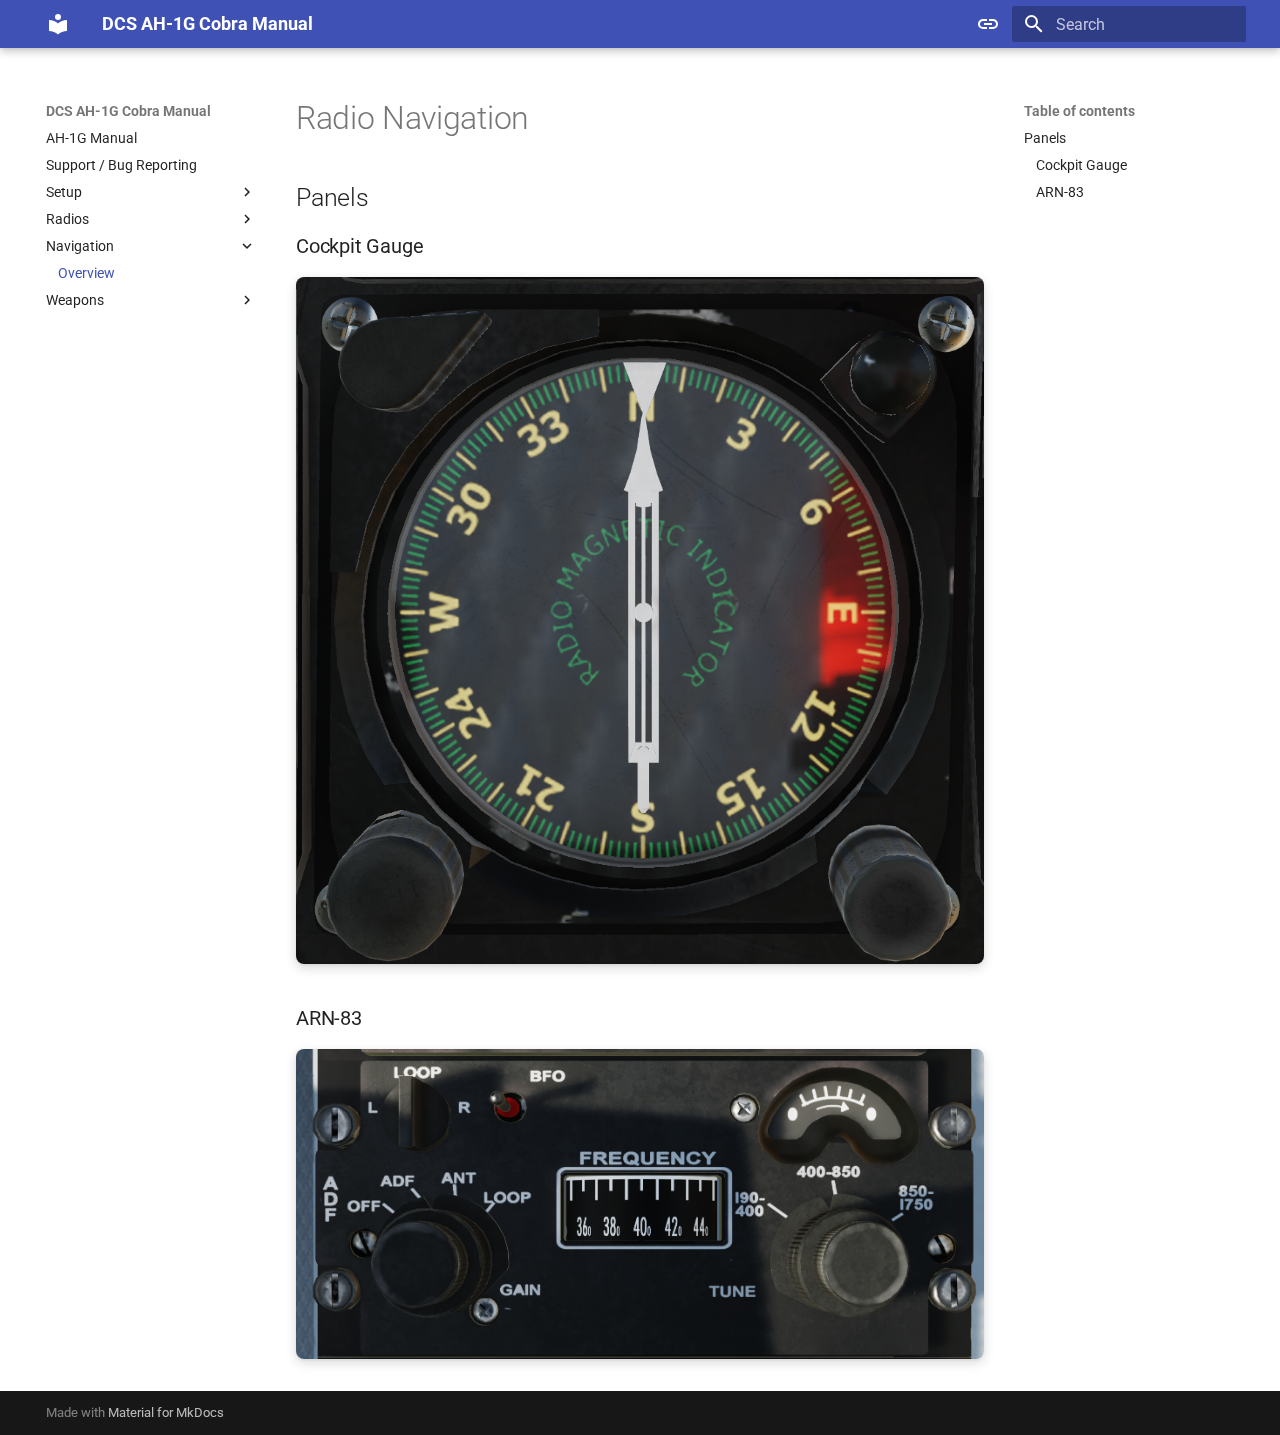
<file: Navigation/Overview/index.html>
<!doctype html>
<html lang="en" class="no-js">
  <head>
    
      <meta charset="utf-8">
      <meta name="viewport" content="width=device-width,initial-scale=1">
      
      
      
      
        <link rel="prev" href="../../Radios/Overview/">
      
      
        <link rel="next" href="../../Weapons/Overview/">
      
      
        
      
      
      <link rel="icon" href="../../assets/images/favicon.png">
      <meta name="generator" content="mkdocs-1.6.1, mkdocs-material-9.7.1">
    
    
      
        <title>Overview - DCS AH-1G Cobra Manual</title>
      
    
    
      <link rel="stylesheet" href="../../assets/stylesheets/main.484c7ddc.min.css">
      
        
        <link rel="stylesheet" href="../../assets/stylesheets/palette.ab4e12ef.min.css">
      
      


    
    
      
    
    
      
        
        
        <link rel="preconnect" href="https://fonts.gstatic.com" crossorigin>
        <link rel="stylesheet" href="https://fonts.googleapis.com/css?family=Roboto:300,300i,400,400i,700,700i%7CRoboto+Mono:400,400i,700,700i&display=fallback">
        <style>:root{--md-text-font:"Roboto";--md-code-font:"Roboto Mono"}</style>
      
    
    
      <link rel="stylesheet" href="../../css/drafts.css">
    
      <link rel="stylesheet" href="../../css/images.css">
    
      <link rel="stylesheet" href="../../css/links.css">
    
    <script>__md_scope=new URL("../..",location),__md_hash=e=>[...e].reduce(((e,_)=>(e<<5)-e+_.charCodeAt(0)),0),__md_get=(e,_=localStorage,t=__md_scope)=>JSON.parse(_.getItem(t.pathname+"."+e)),__md_set=(e,_,t=localStorage,a=__md_scope)=>{try{t.setItem(a.pathname+"."+e,JSON.stringify(_))}catch(e){}}</script>
    
      

    
    
  </head>
  
  
    
    
      
    
    
    
    
    <body dir="ltr" data-md-color-scheme="default" data-md-color-primary="indigo" data-md-color-accent="indigo">
  
    
    <input class="md-toggle" data-md-toggle="drawer" type="checkbox" id="__drawer" autocomplete="off">
    <input class="md-toggle" data-md-toggle="search" type="checkbox" id="__search" autocomplete="off">
    <label class="md-overlay" for="__drawer"></label>
    <div data-md-component="skip">
      
        
        <a href="#radio-navigation" class="md-skip">
          Skip to content
        </a>
      
    </div>
    <div data-md-component="announce">
      
    </div>
    
    
      

  

<header class="md-header md-header--shadow" data-md-component="header">
  <nav class="md-header__inner md-grid" aria-label="Header">
    <a href="../.." title="DCS AH-1G Cobra Manual" class="md-header__button md-logo" aria-label="DCS AH-1G Cobra Manual" data-md-component="logo">
      
  
  <svg xmlns="http://www.w3.org/2000/svg" viewBox="0 0 24 24"><path d="M12 8a3 3 0 0 0 3-3 3 3 0 0 0-3-3 3 3 0 0 0-3 3 3 3 0 0 0 3 3m0 3.54C9.64 9.35 6.5 8 3 8v11c3.5 0 6.64 1.35 9 3.54 2.36-2.19 5.5-3.54 9-3.54V8c-3.5 0-6.64 1.35-9 3.54"/></svg>

    </a>
    <label class="md-header__button md-icon" for="__drawer">
      
      <svg xmlns="http://www.w3.org/2000/svg" viewBox="0 0 24 24"><path d="M3 6h18v2H3zm0 5h18v2H3zm0 5h18v2H3z"/></svg>
    </label>
    <div class="md-header__title" data-md-component="header-title">
      <div class="md-header__ellipsis">
        <div class="md-header__topic">
          <span class="md-ellipsis">
            DCS AH-1G Cobra Manual
          </span>
        </div>
        <div class="md-header__topic" data-md-component="header-topic">
          <span class="md-ellipsis">
            
              Overview
            
          </span>
        </div>
      </div>
    </div>
    
      
        <form class="md-header__option" data-md-component="palette">
  
    
    
    
    <input class="md-option" data-md-color-media="(prefers-color-scheme)" data-md-color-scheme="default" data-md-color-primary="indigo" data-md-color-accent="indigo"  aria-label="Switch to light mode"  type="radio" name="__palette" id="__palette_0">
    
      <label class="md-header__button md-icon" title="Switch to light mode" for="__palette_1" hidden>
        <svg xmlns="http://www.w3.org/2000/svg" viewBox="0 0 24 24"><path d="M3.9 12c0-1.71 1.39-3.1 3.1-3.1h4V7H7a5 5 0 0 0-5 5 5 5 0 0 0 5 5h4v-1.9H7c-1.71 0-3.1-1.39-3.1-3.1M8 13h8v-2H8zm9-6h-4v1.9h4c1.71 0 3.1 1.39 3.1 3.1s-1.39 3.1-3.1 3.1h-4V17h4a5 5 0 0 0 5-5 5 5 0 0 0-5-5"/></svg>
      </label>
    
  
    
    
    
    <input class="md-option" data-md-color-media="(prefers-color-scheme: light)" data-md-color-scheme="default" data-md-color-primary="indigo" data-md-color-accent="indigo"  aria-label="Switch to dark mode"  type="radio" name="__palette" id="__palette_1">
    
      <label class="md-header__button md-icon" title="Switch to dark mode" for="__palette_2" hidden>
        <svg xmlns="http://www.w3.org/2000/svg" viewBox="0 0 24 24"><path d="M17 7H7a5 5 0 0 0-5 5 5 5 0 0 0 5 5h10a5 5 0 0 0 5-5 5 5 0 0 0-5-5m0 8a3 3 0 0 1-3-3 3 3 0 0 1 3-3 3 3 0 0 1 3 3 3 3 0 0 1-3 3"/></svg>
      </label>
    
  
    
    
    
    <input class="md-option" data-md-color-media="(prefers-color-scheme: dark)" data-md-color-scheme="slate" data-md-color-primary="black" data-md-color-accent="indigo"  aria-label="Switch to system preference"  type="radio" name="__palette" id="__palette_2">
    
      <label class="md-header__button md-icon" title="Switch to system preference" for="__palette_0" hidden>
        <svg xmlns="http://www.w3.org/2000/svg" viewBox="0 0 24 24"><path d="M17 7H7a5 5 0 0 0-5 5 5 5 0 0 0 5 5h10a5 5 0 0 0 5-5 5 5 0 0 0-5-5M7 15a3 3 0 0 1-3-3 3 3 0 0 1 3-3 3 3 0 0 1 3 3 3 3 0 0 1-3 3"/></svg>
      </label>
    
  
</form>
      
    
    
      <script>var palette=__md_get("__palette");if(palette&&palette.color){if("(prefers-color-scheme)"===palette.color.media){var media=matchMedia("(prefers-color-scheme: light)"),input=document.querySelector(media.matches?"[data-md-color-media='(prefers-color-scheme: light)']":"[data-md-color-media='(prefers-color-scheme: dark)']");palette.color.media=input.getAttribute("data-md-color-media"),palette.color.scheme=input.getAttribute("data-md-color-scheme"),palette.color.primary=input.getAttribute("data-md-color-primary"),palette.color.accent=input.getAttribute("data-md-color-accent")}for(var[key,value]of Object.entries(palette.color))document.body.setAttribute("data-md-color-"+key,value)}</script>
    
    
    
      
      
        <label class="md-header__button md-icon" for="__search">
          
          <svg xmlns="http://www.w3.org/2000/svg" viewBox="0 0 24 24"><path d="M9.5 3A6.5 6.5 0 0 1 16 9.5c0 1.61-.59 3.09-1.56 4.23l.27.27h.79l5 5-1.5 1.5-5-5v-.79l-.27-.27A6.52 6.52 0 0 1 9.5 16 6.5 6.5 0 0 1 3 9.5 6.5 6.5 0 0 1 9.5 3m0 2C7 5 5 7 5 9.5S7 14 9.5 14 14 12 14 9.5 12 5 9.5 5"/></svg>
        </label>
        <div class="md-search" data-md-component="search" role="dialog">
  <label class="md-search__overlay" for="__search"></label>
  <div class="md-search__inner" role="search">
    <form class="md-search__form" name="search">
      <input type="text" class="md-search__input" name="query" aria-label="Search" placeholder="Search" autocapitalize="off" autocorrect="off" autocomplete="off" spellcheck="false" data-md-component="search-query" required>
      <label class="md-search__icon md-icon" for="__search">
        
        <svg xmlns="http://www.w3.org/2000/svg" viewBox="0 0 24 24"><path d="M9.5 3A6.5 6.5 0 0 1 16 9.5c0 1.61-.59 3.09-1.56 4.23l.27.27h.79l5 5-1.5 1.5-5-5v-.79l-.27-.27A6.52 6.52 0 0 1 9.5 16 6.5 6.5 0 0 1 3 9.5 6.5 6.5 0 0 1 9.5 3m0 2C7 5 5 7 5 9.5S7 14 9.5 14 14 12 14 9.5 12 5 9.5 5"/></svg>
        
        <svg xmlns="http://www.w3.org/2000/svg" viewBox="0 0 24 24"><path d="M20 11v2H8l5.5 5.5-1.42 1.42L4.16 12l7.92-7.92L13.5 5.5 8 11z"/></svg>
      </label>
      <nav class="md-search__options" aria-label="Search">
        
        <button type="reset" class="md-search__icon md-icon" title="Clear" aria-label="Clear" tabindex="-1">
          
          <svg xmlns="http://www.w3.org/2000/svg" viewBox="0 0 24 24"><path d="M19 6.41 17.59 5 12 10.59 6.41 5 5 6.41 10.59 12 5 17.59 6.41 19 12 13.41 17.59 19 19 17.59 13.41 12z"/></svg>
        </button>
      </nav>
      
    </form>
    <div class="md-search__output">
      <div class="md-search__scrollwrap" tabindex="0" data-md-scrollfix>
        <div class="md-search-result" data-md-component="search-result">
          <div class="md-search-result__meta">
            Initializing search
          </div>
          <ol class="md-search-result__list" role="presentation"></ol>
        </div>
      </div>
    </div>
  </div>
</div>
      
    
    
  </nav>
  
</header>
    
    <div class="md-container" data-md-component="container">
      
      
        
          
        
      
      <main class="md-main" data-md-component="main">
        <div class="md-main__inner md-grid">
          
            
              
              <div class="md-sidebar md-sidebar--primary" data-md-component="sidebar" data-md-type="navigation" >
                <div class="md-sidebar__scrollwrap">
                  <div class="md-sidebar__inner">
                    



<nav class="md-nav md-nav--primary" aria-label="Navigation" data-md-level="0">
  <label class="md-nav__title" for="__drawer">
    <a href="../.." title="DCS AH-1G Cobra Manual" class="md-nav__button md-logo" aria-label="DCS AH-1G Cobra Manual" data-md-component="logo">
      
  
  <svg xmlns="http://www.w3.org/2000/svg" viewBox="0 0 24 24"><path d="M12 8a3 3 0 0 0 3-3 3 3 0 0 0-3-3 3 3 0 0 0-3 3 3 3 0 0 0 3 3m0 3.54C9.64 9.35 6.5 8 3 8v11c3.5 0 6.64 1.35 9 3.54 2.36-2.19 5.5-3.54 9-3.54V8c-3.5 0-6.64 1.35-9 3.54"/></svg>

    </a>
    DCS AH-1G Cobra Manual
  </label>
  
  <ul class="md-nav__list" data-md-scrollfix>
    
      
      
  
  
  
  
    <li class="md-nav__item">
      <a href="../.." class="md-nav__link">
        
  
  
  <span class="md-ellipsis">
    
  
    AH-1G Manual
  

    
  </span>
  
  

      </a>
    </li>
  

    
      
      
  
  
  
  
    <li class="md-nav__item">
      <a href="../../support/" class="md-nav__link">
        
  
  
  <span class="md-ellipsis">
    
  
    Support / Bug Reporting
  

    
  </span>
  
  

      </a>
    </li>
  

    
      
      
  
  
  
  
    
    
    
    
    
    <li class="md-nav__item md-nav__item--nested">
      
        
        
        <input class="md-nav__toggle md-toggle " type="checkbox" id="__nav_3" >
        
          
          <label class="md-nav__link" for="__nav_3" id="__nav_3_label" tabindex="0">
            
  
  
  <span class="md-ellipsis">
    
  
    Setup
  

    
  </span>
  
  

            <span class="md-nav__icon md-icon"></span>
          </label>
        
        <nav class="md-nav" data-md-level="1" aria-labelledby="__nav_3_label" aria-expanded="false">
          <label class="md-nav__title" for="__nav_3">
            <span class="md-nav__icon md-icon"></span>
            
  
    Setup
  

          </label>
          <ul class="md-nav__list" data-md-scrollfix>
            
              
                
  
  
  
  
    <li class="md-nav__item">
      <a href="../../Setup/Installation/" class="md-nav__link">
        
  
  
  <span class="md-ellipsis">
    
  
    Installation
  

    
  </span>
  
  

      </a>
    </li>
  

              
            
              
                
  
  
  
  
    <li class="md-nav__item">
      <a href="../../Setup/Keybinds/" class="md-nav__link">
        
  
  
  <span class="md-ellipsis">
    
  
    Keybinds
  

    
  </span>
  
  

      </a>
    </li>
  

              
            
              
                
  
  
  
  
    <li class="md-nav__item">
      <a href="../../Setup/SpecialOptions/" class="md-nav__link">
        
  
  
  <span class="md-ellipsis">
    
  
    Special Options
  

    
  </span>
  
  

      </a>
    </li>
  

              
            
              
                
  
  
  
  
    <li class="md-nav__item">
      <a href="../../Setup/Multicrew/" class="md-nav__link">
        
  
  
  <span class="md-ellipsis">
    
  
    Multicrew
  

    
  </span>
  
  

      </a>
    </li>
  

              
            
          </ul>
        </nav>
      
    </li>
  

    
      
      
  
  
  
  
    
    
    
    
    
    <li class="md-nav__item md-nav__item--nested">
      
        
        
        <input class="md-nav__toggle md-toggle " type="checkbox" id="__nav_4" >
        
          
          <label class="md-nav__link" for="__nav_4" id="__nav_4_label" tabindex="0">
            
  
  
  <span class="md-ellipsis">
    
  
    Radios
  

    
  </span>
  
  

            <span class="md-nav__icon md-icon"></span>
          </label>
        
        <nav class="md-nav" data-md-level="1" aria-labelledby="__nav_4_label" aria-expanded="false">
          <label class="md-nav__title" for="__nav_4">
            <span class="md-nav__icon md-icon"></span>
            
  
    Radios
  

          </label>
          <ul class="md-nav__list" data-md-scrollfix>
            
              
                
  
  
  
  
    <li class="md-nav__item">
      <a href="../../Radios/Overview/" class="md-nav__link">
        
  
  
  <span class="md-ellipsis">
    
  
    Overview
  

    
  </span>
  
  

      </a>
    </li>
  

              
            
          </ul>
        </nav>
      
    </li>
  

    
      
      
  
  
    
  
  
  
    
    
    
    
    
    <li class="md-nav__item md-nav__item--active md-nav__item--nested">
      
        
        
        <input class="md-nav__toggle md-toggle " type="checkbox" id="__nav_5" checked>
        
          
          <label class="md-nav__link" for="__nav_5" id="__nav_5_label" tabindex="0">
            
  
  
  <span class="md-ellipsis">
    
  
    Navigation
  

    
  </span>
  
  

            <span class="md-nav__icon md-icon"></span>
          </label>
        
        <nav class="md-nav" data-md-level="1" aria-labelledby="__nav_5_label" aria-expanded="true">
          <label class="md-nav__title" for="__nav_5">
            <span class="md-nav__icon md-icon"></span>
            
  
    Navigation
  

          </label>
          <ul class="md-nav__list" data-md-scrollfix>
            
              
                
  
  
    
  
  
  
    <li class="md-nav__item md-nav__item--active">
      
      <input class="md-nav__toggle md-toggle" type="checkbox" id="__toc">
      
      
        
      
      
        <label class="md-nav__link md-nav__link--active" for="__toc">
          
  
  
  <span class="md-ellipsis">
    
  
    Overview
  

    
  </span>
  
  

          <span class="md-nav__icon md-icon"></span>
        </label>
      
      <a href="./" class="md-nav__link md-nav__link--active">
        
  
  
  <span class="md-ellipsis">
    
  
    Overview
  

    
  </span>
  
  

      </a>
      
        

<nav class="md-nav md-nav--secondary" aria-label="Table of contents">
  
  
  
    
  
  
    <label class="md-nav__title" for="__toc">
      <span class="md-nav__icon md-icon"></span>
      Table of contents
    </label>
    <ul class="md-nav__list" data-md-component="toc" data-md-scrollfix>
      
        <li class="md-nav__item">
  <a href="#panels" class="md-nav__link">
    <span class="md-ellipsis">
      
        Panels
      
    </span>
  </a>
  
    <nav class="md-nav" aria-label="Panels">
      <ul class="md-nav__list">
        
          <li class="md-nav__item">
  <a href="#cockpit-gauge" class="md-nav__link">
    <span class="md-ellipsis">
      
        Cockpit Gauge
      
    </span>
  </a>
  
</li>
        
          <li class="md-nav__item">
  <a href="#arn-83" class="md-nav__link">
    <span class="md-ellipsis">
      
        ARN-83
      
    </span>
  </a>
  
</li>
        
      </ul>
    </nav>
  
</li>
      
    </ul>
  
</nav>
      
    </li>
  

              
            
          </ul>
        </nav>
      
    </li>
  

    
      
      
  
  
  
  
    
    
    
    
    
    <li class="md-nav__item md-nav__item--nested">
      
        
        
        <input class="md-nav__toggle md-toggle " type="checkbox" id="__nav_6" >
        
          
          <label class="md-nav__link" for="__nav_6" id="__nav_6_label" tabindex="0">
            
  
  
  <span class="md-ellipsis">
    
  
    Weapons
  

    
  </span>
  
  

            <span class="md-nav__icon md-icon"></span>
          </label>
        
        <nav class="md-nav" data-md-level="1" aria-labelledby="__nav_6_label" aria-expanded="false">
          <label class="md-nav__title" for="__nav_6">
            <span class="md-nav__icon md-icon"></span>
            
  
    Weapons
  

          </label>
          <ul class="md-nav__list" data-md-scrollfix>
            
              
                
  
  
  
  
    <li class="md-nav__item">
      <a href="../../Weapons/Overview/" class="md-nav__link">
        
  
  
  <span class="md-ellipsis">
    
  
    Overview
  

    
  </span>
  
  

      </a>
    </li>
  

              
            
              
                
  
  
  
  
    <li class="md-nav__item">
      <a href="../../Weapons/Switches/" class="md-nav__link">
        
  
  
  <span class="md-ellipsis">
    
  
    Switches
  

    
  </span>
  
  

      </a>
    </li>
  

              
            
              
                
  
  
  
  
    <li class="md-nav__item">
      <a href="../../Weapons/Employment/" class="md-nav__link">
        
  
  
  <span class="md-ellipsis">
    
  
    Employment
  

    
  </span>
  
  

      </a>
    </li>
  

              
            
          </ul>
        </nav>
      
    </li>
  

    
  </ul>
</nav>
                  </div>
                </div>
              </div>
            
            
              
              <div class="md-sidebar md-sidebar--secondary" data-md-component="sidebar" data-md-type="toc" >
                <div class="md-sidebar__scrollwrap">
                  <div class="md-sidebar__inner">
                    

<nav class="md-nav md-nav--secondary" aria-label="Table of contents">
  
  
  
    
  
  
    <label class="md-nav__title" for="__toc">
      <span class="md-nav__icon md-icon"></span>
      Table of contents
    </label>
    <ul class="md-nav__list" data-md-component="toc" data-md-scrollfix>
      
        <li class="md-nav__item">
  <a href="#panels" class="md-nav__link">
    <span class="md-ellipsis">
      
        Panels
      
    </span>
  </a>
  
    <nav class="md-nav" aria-label="Panels">
      <ul class="md-nav__list">
        
          <li class="md-nav__item">
  <a href="#cockpit-gauge" class="md-nav__link">
    <span class="md-ellipsis">
      
        Cockpit Gauge
      
    </span>
  </a>
  
</li>
        
          <li class="md-nav__item">
  <a href="#arn-83" class="md-nav__link">
    <span class="md-ellipsis">
      
        ARN-83
      
    </span>
  </a>
  
</li>
        
      </ul>
    </nav>
  
</li>
      
    </ul>
  
</nav>
                  </div>
                </div>
              </div>
            
          
          
            <div class="md-content" data-md-component="content">
              
              <article class="md-content__inner md-typeset">
                
                  



<h1 id="radio-navigation">Radio Navigation<a class="headerlink" href="#radio-navigation" title="Permanent link">#</a></h1>
<h2 id="panels">Panels<a class="headerlink" href="#panels" title="Permanent link">#</a></h2>
<h3 id="cockpit-gauge">Cockpit Gauge<a class="headerlink" href="#cockpit-gauge" title="Permanent link">#</a></h3>
<p><img alt="Cockpit Radio Navigation Gauge" src="../images/gauge.png" /></p>
<h3 id="arn-83">ARN-83<a class="headerlink" href="#arn-83" title="Permanent link">#</a></h3>
<p><img alt="ARN-83 ADF Radio Panel" src="../images/ARN83.png" /></p>












                
              </article>
            </div>
          
          
<script>var target=document.getElementById(location.hash.slice(1));target&&target.name&&(target.checked=target.name.startsWith("__tabbed_"))</script>
        </div>
        
      </main>
      
        <footer class="md-footer">
  
  <div class="md-footer-meta md-typeset">
    <div class="md-footer-meta__inner md-grid">
      <div class="md-copyright">
  
  
    Made with
    <a href="https://squidfunk.github.io/mkdocs-material/" target="_blank" rel="noopener">
      Material for MkDocs
    </a>
  
</div>
      
    </div>
  </div>
</footer>
      
    </div>
    <div class="md-dialog" data-md-component="dialog">
      <div class="md-dialog__inner md-typeset"></div>
    </div>
    
    
    
      
      
      <script id="__config" type="application/json">{"annotate": null, "base": "../..", "features": [], "search": "../../assets/javascripts/workers/search.2c215733.min.js", "tags": null, "translations": {"clipboard.copied": "Copied to clipboard", "clipboard.copy": "Copy to clipboard", "search.result.more.one": "1 more on this page", "search.result.more.other": "# more on this page", "search.result.none": "No matching documents", "search.result.one": "1 matching document", "search.result.other": "# matching documents", "search.result.placeholder": "Type to start searching", "search.result.term.missing": "Missing", "select.version": "Select version"}, "version": null}</script>
    
    
      <script src="../../assets/javascripts/bundle.79ae519e.min.js"></script>
      
    
  </body>
</html>
</file>
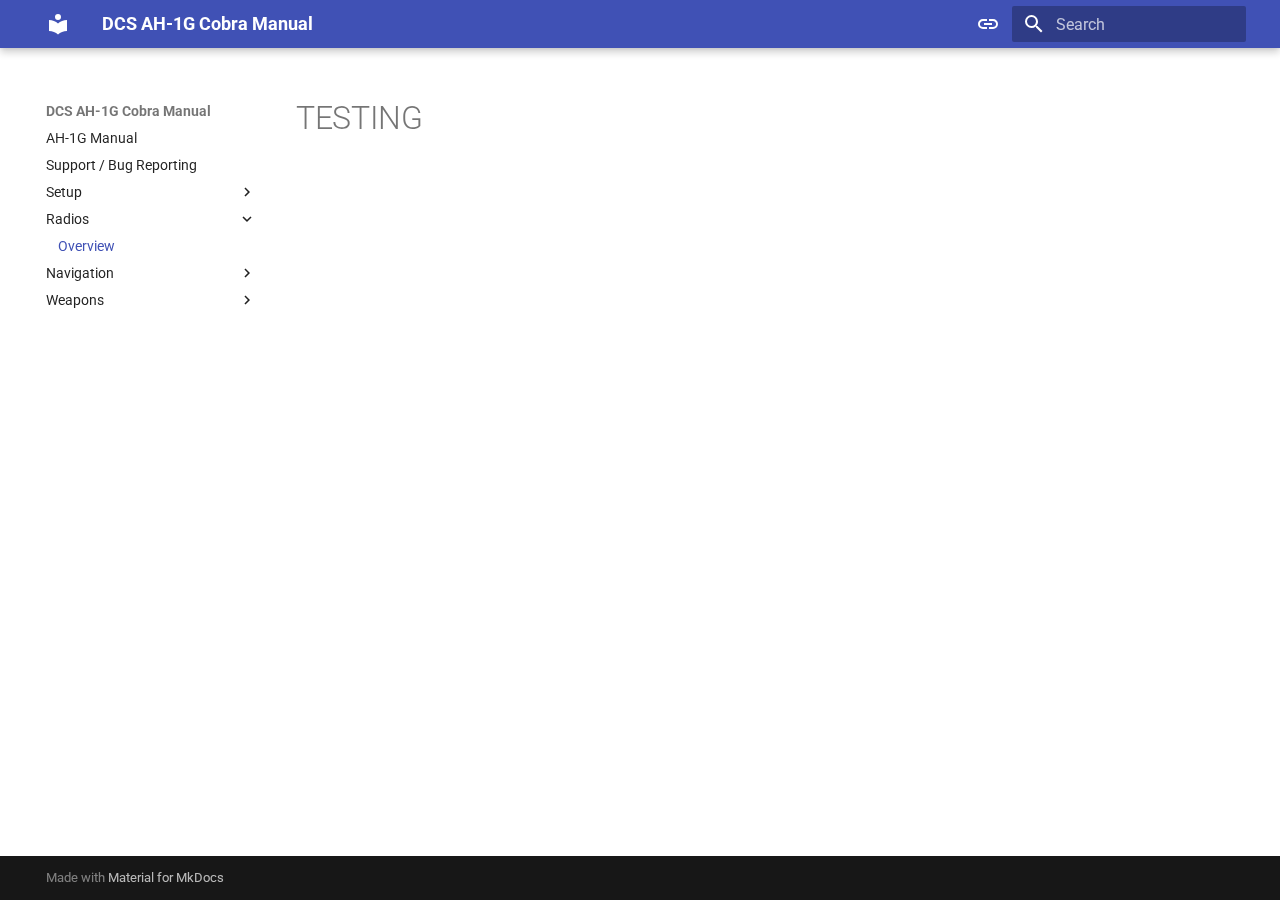
<file: Radios/Overview/index.html>
<!doctype html>
<html lang="en" class="no-js">
  <head>
    
      <meta charset="utf-8">
      <meta name="viewport" content="width=device-width,initial-scale=1">
      
      
      
      
        <link rel="prev" href="../../Setup/Multicrew/">
      
      
        <link rel="next" href="../../Navigation/Overview/">
      
      
        
      
      
      <link rel="icon" href="../../assets/images/favicon.png">
      <meta name="generator" content="mkdocs-1.6.1, mkdocs-material-9.7.1">
    
    
      
        <title>Overview - DCS AH-1G Cobra Manual</title>
      
    
    
      <link rel="stylesheet" href="../../assets/stylesheets/main.484c7ddc.min.css">
      
        
        <link rel="stylesheet" href="../../assets/stylesheets/palette.ab4e12ef.min.css">
      
      


    
    
      
    
    
      
        
        
        <link rel="preconnect" href="https://fonts.gstatic.com" crossorigin>
        <link rel="stylesheet" href="https://fonts.googleapis.com/css?family=Roboto:300,300i,400,400i,700,700i%7CRoboto+Mono:400,400i,700,700i&display=fallback">
        <style>:root{--md-text-font:"Roboto";--md-code-font:"Roboto Mono"}</style>
      
    
    
      <link rel="stylesheet" href="../../css/drafts.css">
    
      <link rel="stylesheet" href="../../css/images.css">
    
      <link rel="stylesheet" href="../../css/links.css">
    
    <script>__md_scope=new URL("../..",location),__md_hash=e=>[...e].reduce(((e,_)=>(e<<5)-e+_.charCodeAt(0)),0),__md_get=(e,_=localStorage,t=__md_scope)=>JSON.parse(_.getItem(t.pathname+"."+e)),__md_set=(e,_,t=localStorage,a=__md_scope)=>{try{t.setItem(a.pathname+"."+e,JSON.stringify(_))}catch(e){}}</script>
    
      

    
    
  </head>
  
  
    
    
      
    
    
    
    
    <body dir="ltr" data-md-color-scheme="default" data-md-color-primary="indigo" data-md-color-accent="indigo">
  
    
    <input class="md-toggle" data-md-toggle="drawer" type="checkbox" id="__drawer" autocomplete="off">
    <input class="md-toggle" data-md-toggle="search" type="checkbox" id="__search" autocomplete="off">
    <label class="md-overlay" for="__drawer"></label>
    <div data-md-component="skip">
      
        
        <a href="#testing" class="md-skip">
          Skip to content
        </a>
      
    </div>
    <div data-md-component="announce">
      
    </div>
    
    
      

  

<header class="md-header md-header--shadow" data-md-component="header">
  <nav class="md-header__inner md-grid" aria-label="Header">
    <a href="../.." title="DCS AH-1G Cobra Manual" class="md-header__button md-logo" aria-label="DCS AH-1G Cobra Manual" data-md-component="logo">
      
  
  <svg xmlns="http://www.w3.org/2000/svg" viewBox="0 0 24 24"><path d="M12 8a3 3 0 0 0 3-3 3 3 0 0 0-3-3 3 3 0 0 0-3 3 3 3 0 0 0 3 3m0 3.54C9.64 9.35 6.5 8 3 8v11c3.5 0 6.64 1.35 9 3.54 2.36-2.19 5.5-3.54 9-3.54V8c-3.5 0-6.64 1.35-9 3.54"/></svg>

    </a>
    <label class="md-header__button md-icon" for="__drawer">
      
      <svg xmlns="http://www.w3.org/2000/svg" viewBox="0 0 24 24"><path d="M3 6h18v2H3zm0 5h18v2H3zm0 5h18v2H3z"/></svg>
    </label>
    <div class="md-header__title" data-md-component="header-title">
      <div class="md-header__ellipsis">
        <div class="md-header__topic">
          <span class="md-ellipsis">
            DCS AH-1G Cobra Manual
          </span>
        </div>
        <div class="md-header__topic" data-md-component="header-topic">
          <span class="md-ellipsis">
            
              Overview
            
          </span>
        </div>
      </div>
    </div>
    
      
        <form class="md-header__option" data-md-component="palette">
  
    
    
    
    <input class="md-option" data-md-color-media="(prefers-color-scheme)" data-md-color-scheme="default" data-md-color-primary="indigo" data-md-color-accent="indigo"  aria-label="Switch to light mode"  type="radio" name="__palette" id="__palette_0">
    
      <label class="md-header__button md-icon" title="Switch to light mode" for="__palette_1" hidden>
        <svg xmlns="http://www.w3.org/2000/svg" viewBox="0 0 24 24"><path d="M3.9 12c0-1.71 1.39-3.1 3.1-3.1h4V7H7a5 5 0 0 0-5 5 5 5 0 0 0 5 5h4v-1.9H7c-1.71 0-3.1-1.39-3.1-3.1M8 13h8v-2H8zm9-6h-4v1.9h4c1.71 0 3.1 1.39 3.1 3.1s-1.39 3.1-3.1 3.1h-4V17h4a5 5 0 0 0 5-5 5 5 0 0 0-5-5"/></svg>
      </label>
    
  
    
    
    
    <input class="md-option" data-md-color-media="(prefers-color-scheme: light)" data-md-color-scheme="default" data-md-color-primary="indigo" data-md-color-accent="indigo"  aria-label="Switch to dark mode"  type="radio" name="__palette" id="__palette_1">
    
      <label class="md-header__button md-icon" title="Switch to dark mode" for="__palette_2" hidden>
        <svg xmlns="http://www.w3.org/2000/svg" viewBox="0 0 24 24"><path d="M17 7H7a5 5 0 0 0-5 5 5 5 0 0 0 5 5h10a5 5 0 0 0 5-5 5 5 0 0 0-5-5m0 8a3 3 0 0 1-3-3 3 3 0 0 1 3-3 3 3 0 0 1 3 3 3 3 0 0 1-3 3"/></svg>
      </label>
    
  
    
    
    
    <input class="md-option" data-md-color-media="(prefers-color-scheme: dark)" data-md-color-scheme="slate" data-md-color-primary="black" data-md-color-accent="indigo"  aria-label="Switch to system preference"  type="radio" name="__palette" id="__palette_2">
    
      <label class="md-header__button md-icon" title="Switch to system preference" for="__palette_0" hidden>
        <svg xmlns="http://www.w3.org/2000/svg" viewBox="0 0 24 24"><path d="M17 7H7a5 5 0 0 0-5 5 5 5 0 0 0 5 5h10a5 5 0 0 0 5-5 5 5 0 0 0-5-5M7 15a3 3 0 0 1-3-3 3 3 0 0 1 3-3 3 3 0 0 1 3 3 3 3 0 0 1-3 3"/></svg>
      </label>
    
  
</form>
      
    
    
      <script>var palette=__md_get("__palette");if(palette&&palette.color){if("(prefers-color-scheme)"===palette.color.media){var media=matchMedia("(prefers-color-scheme: light)"),input=document.querySelector(media.matches?"[data-md-color-media='(prefers-color-scheme: light)']":"[data-md-color-media='(prefers-color-scheme: dark)']");palette.color.media=input.getAttribute("data-md-color-media"),palette.color.scheme=input.getAttribute("data-md-color-scheme"),palette.color.primary=input.getAttribute("data-md-color-primary"),palette.color.accent=input.getAttribute("data-md-color-accent")}for(var[key,value]of Object.entries(palette.color))document.body.setAttribute("data-md-color-"+key,value)}</script>
    
    
    
      
      
        <label class="md-header__button md-icon" for="__search">
          
          <svg xmlns="http://www.w3.org/2000/svg" viewBox="0 0 24 24"><path d="M9.5 3A6.5 6.5 0 0 1 16 9.5c0 1.61-.59 3.09-1.56 4.23l.27.27h.79l5 5-1.5 1.5-5-5v-.79l-.27-.27A6.52 6.52 0 0 1 9.5 16 6.5 6.5 0 0 1 3 9.5 6.5 6.5 0 0 1 9.5 3m0 2C7 5 5 7 5 9.5S7 14 9.5 14 14 12 14 9.5 12 5 9.5 5"/></svg>
        </label>
        <div class="md-search" data-md-component="search" role="dialog">
  <label class="md-search__overlay" for="__search"></label>
  <div class="md-search__inner" role="search">
    <form class="md-search__form" name="search">
      <input type="text" class="md-search__input" name="query" aria-label="Search" placeholder="Search" autocapitalize="off" autocorrect="off" autocomplete="off" spellcheck="false" data-md-component="search-query" required>
      <label class="md-search__icon md-icon" for="__search">
        
        <svg xmlns="http://www.w3.org/2000/svg" viewBox="0 0 24 24"><path d="M9.5 3A6.5 6.5 0 0 1 16 9.5c0 1.61-.59 3.09-1.56 4.23l.27.27h.79l5 5-1.5 1.5-5-5v-.79l-.27-.27A6.52 6.52 0 0 1 9.5 16 6.5 6.5 0 0 1 3 9.5 6.5 6.5 0 0 1 9.5 3m0 2C7 5 5 7 5 9.5S7 14 9.5 14 14 12 14 9.5 12 5 9.5 5"/></svg>
        
        <svg xmlns="http://www.w3.org/2000/svg" viewBox="0 0 24 24"><path d="M20 11v2H8l5.5 5.5-1.42 1.42L4.16 12l7.92-7.92L13.5 5.5 8 11z"/></svg>
      </label>
      <nav class="md-search__options" aria-label="Search">
        
        <button type="reset" class="md-search__icon md-icon" title="Clear" aria-label="Clear" tabindex="-1">
          
          <svg xmlns="http://www.w3.org/2000/svg" viewBox="0 0 24 24"><path d="M19 6.41 17.59 5 12 10.59 6.41 5 5 6.41 10.59 12 5 17.59 6.41 19 12 13.41 17.59 19 19 17.59 13.41 12z"/></svg>
        </button>
      </nav>
      
    </form>
    <div class="md-search__output">
      <div class="md-search__scrollwrap" tabindex="0" data-md-scrollfix>
        <div class="md-search-result" data-md-component="search-result">
          <div class="md-search-result__meta">
            Initializing search
          </div>
          <ol class="md-search-result__list" role="presentation"></ol>
        </div>
      </div>
    </div>
  </div>
</div>
      
    
    
  </nav>
  
</header>
    
    <div class="md-container" data-md-component="container">
      
      
        
          
        
      
      <main class="md-main" data-md-component="main">
        <div class="md-main__inner md-grid">
          
            
              
              <div class="md-sidebar md-sidebar--primary" data-md-component="sidebar" data-md-type="navigation" >
                <div class="md-sidebar__scrollwrap">
                  <div class="md-sidebar__inner">
                    



<nav class="md-nav md-nav--primary" aria-label="Navigation" data-md-level="0">
  <label class="md-nav__title" for="__drawer">
    <a href="../.." title="DCS AH-1G Cobra Manual" class="md-nav__button md-logo" aria-label="DCS AH-1G Cobra Manual" data-md-component="logo">
      
  
  <svg xmlns="http://www.w3.org/2000/svg" viewBox="0 0 24 24"><path d="M12 8a3 3 0 0 0 3-3 3 3 0 0 0-3-3 3 3 0 0 0-3 3 3 3 0 0 0 3 3m0 3.54C9.64 9.35 6.5 8 3 8v11c3.5 0 6.64 1.35 9 3.54 2.36-2.19 5.5-3.54 9-3.54V8c-3.5 0-6.64 1.35-9 3.54"/></svg>

    </a>
    DCS AH-1G Cobra Manual
  </label>
  
  <ul class="md-nav__list" data-md-scrollfix>
    
      
      
  
  
  
  
    <li class="md-nav__item">
      <a href="../.." class="md-nav__link">
        
  
  
  <span class="md-ellipsis">
    
  
    AH-1G Manual
  

    
  </span>
  
  

      </a>
    </li>
  

    
      
      
  
  
  
  
    <li class="md-nav__item">
      <a href="../../support/" class="md-nav__link">
        
  
  
  <span class="md-ellipsis">
    
  
    Support / Bug Reporting
  

    
  </span>
  
  

      </a>
    </li>
  

    
      
      
  
  
  
  
    
    
    
    
    
    <li class="md-nav__item md-nav__item--nested">
      
        
        
        <input class="md-nav__toggle md-toggle " type="checkbox" id="__nav_3" >
        
          
          <label class="md-nav__link" for="__nav_3" id="__nav_3_label" tabindex="0">
            
  
  
  <span class="md-ellipsis">
    
  
    Setup
  

    
  </span>
  
  

            <span class="md-nav__icon md-icon"></span>
          </label>
        
        <nav class="md-nav" data-md-level="1" aria-labelledby="__nav_3_label" aria-expanded="false">
          <label class="md-nav__title" for="__nav_3">
            <span class="md-nav__icon md-icon"></span>
            
  
    Setup
  

          </label>
          <ul class="md-nav__list" data-md-scrollfix>
            
              
                
  
  
  
  
    <li class="md-nav__item">
      <a href="../../Setup/Installation/" class="md-nav__link">
        
  
  
  <span class="md-ellipsis">
    
  
    Installation
  

    
  </span>
  
  

      </a>
    </li>
  

              
            
              
                
  
  
  
  
    <li class="md-nav__item">
      <a href="../../Setup/Keybinds/" class="md-nav__link">
        
  
  
  <span class="md-ellipsis">
    
  
    Keybinds
  

    
  </span>
  
  

      </a>
    </li>
  

              
            
              
                
  
  
  
  
    <li class="md-nav__item">
      <a href="../../Setup/SpecialOptions/" class="md-nav__link">
        
  
  
  <span class="md-ellipsis">
    
  
    Special Options
  

    
  </span>
  
  

      </a>
    </li>
  

              
            
              
                
  
  
  
  
    <li class="md-nav__item">
      <a href="../../Setup/Multicrew/" class="md-nav__link">
        
  
  
  <span class="md-ellipsis">
    
  
    Multicrew
  

    
  </span>
  
  

      </a>
    </li>
  

              
            
          </ul>
        </nav>
      
    </li>
  

    
      
      
  
  
    
  
  
  
    
    
    
    
    
    <li class="md-nav__item md-nav__item--active md-nav__item--nested">
      
        
        
        <input class="md-nav__toggle md-toggle " type="checkbox" id="__nav_4" checked>
        
          
          <label class="md-nav__link" for="__nav_4" id="__nav_4_label" tabindex="0">
            
  
  
  <span class="md-ellipsis">
    
  
    Radios
  

    
  </span>
  
  

            <span class="md-nav__icon md-icon"></span>
          </label>
        
        <nav class="md-nav" data-md-level="1" aria-labelledby="__nav_4_label" aria-expanded="true">
          <label class="md-nav__title" for="__nav_4">
            <span class="md-nav__icon md-icon"></span>
            
  
    Radios
  

          </label>
          <ul class="md-nav__list" data-md-scrollfix>
            
              
                
  
  
    
  
  
  
    <li class="md-nav__item md-nav__item--active">
      
      <input class="md-nav__toggle md-toggle" type="checkbox" id="__toc">
      
      
        
      
      
      <a href="./" class="md-nav__link md-nav__link--active">
        
  
  
  <span class="md-ellipsis">
    
  
    Overview
  

    
  </span>
  
  

      </a>
      
    </li>
  

              
            
          </ul>
        </nav>
      
    </li>
  

    
      
      
  
  
  
  
    
    
    
    
    
    <li class="md-nav__item md-nav__item--nested">
      
        
        
        <input class="md-nav__toggle md-toggle " type="checkbox" id="__nav_5" >
        
          
          <label class="md-nav__link" for="__nav_5" id="__nav_5_label" tabindex="0">
            
  
  
  <span class="md-ellipsis">
    
  
    Navigation
  

    
  </span>
  
  

            <span class="md-nav__icon md-icon"></span>
          </label>
        
        <nav class="md-nav" data-md-level="1" aria-labelledby="__nav_5_label" aria-expanded="false">
          <label class="md-nav__title" for="__nav_5">
            <span class="md-nav__icon md-icon"></span>
            
  
    Navigation
  

          </label>
          <ul class="md-nav__list" data-md-scrollfix>
            
              
                
  
  
  
  
    <li class="md-nav__item">
      <a href="../../Navigation/Overview/" class="md-nav__link">
        
  
  
  <span class="md-ellipsis">
    
  
    Overview
  

    
  </span>
  
  

      </a>
    </li>
  

              
            
          </ul>
        </nav>
      
    </li>
  

    
      
      
  
  
  
  
    
    
    
    
    
    <li class="md-nav__item md-nav__item--nested">
      
        
        
        <input class="md-nav__toggle md-toggle " type="checkbox" id="__nav_6" >
        
          
          <label class="md-nav__link" for="__nav_6" id="__nav_6_label" tabindex="0">
            
  
  
  <span class="md-ellipsis">
    
  
    Weapons
  

    
  </span>
  
  

            <span class="md-nav__icon md-icon"></span>
          </label>
        
        <nav class="md-nav" data-md-level="1" aria-labelledby="__nav_6_label" aria-expanded="false">
          <label class="md-nav__title" for="__nav_6">
            <span class="md-nav__icon md-icon"></span>
            
  
    Weapons
  

          </label>
          <ul class="md-nav__list" data-md-scrollfix>
            
              
                
  
  
  
  
    <li class="md-nav__item">
      <a href="../../Weapons/Overview/" class="md-nav__link">
        
  
  
  <span class="md-ellipsis">
    
  
    Overview
  

    
  </span>
  
  

      </a>
    </li>
  

              
            
              
                
  
  
  
  
    <li class="md-nav__item">
      <a href="../../Weapons/Switches/" class="md-nav__link">
        
  
  
  <span class="md-ellipsis">
    
  
    Switches
  

    
  </span>
  
  

      </a>
    </li>
  

              
            
              
                
  
  
  
  
    <li class="md-nav__item">
      <a href="../../Weapons/Employment/" class="md-nav__link">
        
  
  
  <span class="md-ellipsis">
    
  
    Employment
  

    
  </span>
  
  

      </a>
    </li>
  

              
            
          </ul>
        </nav>
      
    </li>
  

    
  </ul>
</nav>
                  </div>
                </div>
              </div>
            
            
              
              <div class="md-sidebar md-sidebar--secondary" data-md-component="sidebar" data-md-type="toc" >
                <div class="md-sidebar__scrollwrap">
                  <div class="md-sidebar__inner">
                    

<nav class="md-nav md-nav--secondary" aria-label="Table of contents">
  
  
  
    
  
  
</nav>
                  </div>
                </div>
              </div>
            
          
          
            <div class="md-content" data-md-component="content">
              
              <article class="md-content__inner md-typeset">
                
                  



<h1 id="testing">TESTING<a class="headerlink" href="#testing" title="Permanent link">#</a></h1>












                
              </article>
            </div>
          
          
<script>var target=document.getElementById(location.hash.slice(1));target&&target.name&&(target.checked=target.name.startsWith("__tabbed_"))</script>
        </div>
        
      </main>
      
        <footer class="md-footer">
  
  <div class="md-footer-meta md-typeset">
    <div class="md-footer-meta__inner md-grid">
      <div class="md-copyright">
  
  
    Made with
    <a href="https://squidfunk.github.io/mkdocs-material/" target="_blank" rel="noopener">
      Material for MkDocs
    </a>
  
</div>
      
    </div>
  </div>
</footer>
      
    </div>
    <div class="md-dialog" data-md-component="dialog">
      <div class="md-dialog__inner md-typeset"></div>
    </div>
    
    
    
      
      
      <script id="__config" type="application/json">{"annotate": null, "base": "../..", "features": [], "search": "../../assets/javascripts/workers/search.2c215733.min.js", "tags": null, "translations": {"clipboard.copied": "Copied to clipboard", "clipboard.copy": "Copy to clipboard", "search.result.more.one": "1 more on this page", "search.result.more.other": "# more on this page", "search.result.none": "No matching documents", "search.result.one": "1 matching document", "search.result.other": "# matching documents", "search.result.placeholder": "Type to start searching", "search.result.term.missing": "Missing", "select.version": "Select version"}, "version": null}</script>
    
    
      <script src="../../assets/javascripts/bundle.79ae519e.min.js"></script>
      
    
  </body>
</html>
</file>
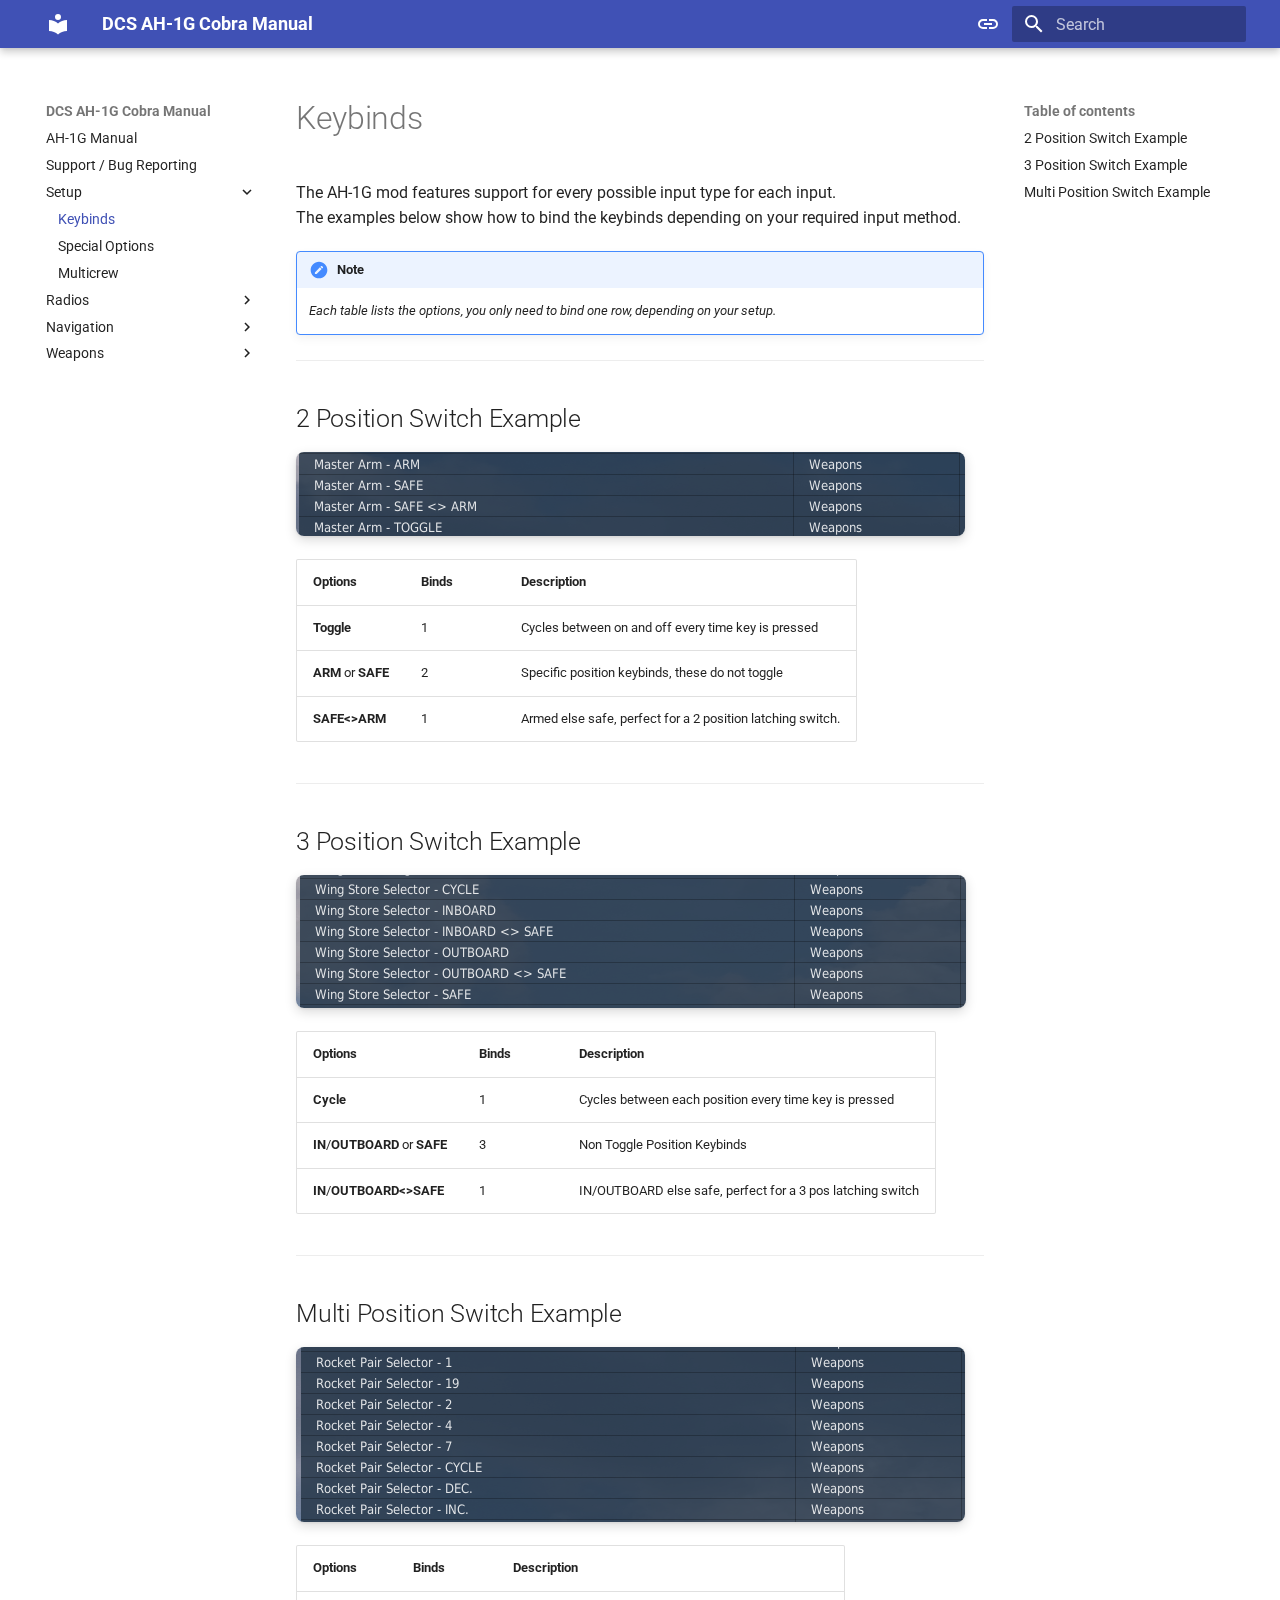
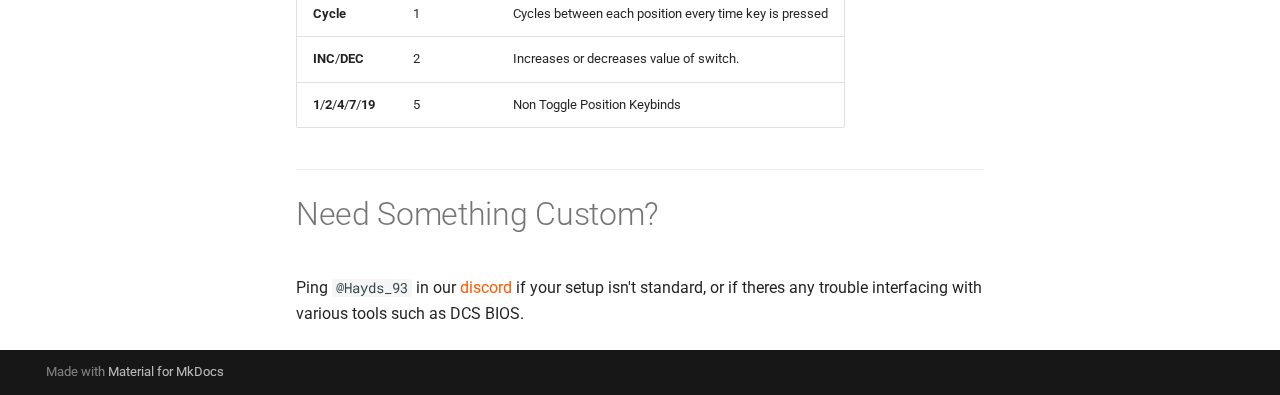
<file: Setup/Keybinds/index.html>
<!doctype html>
<html lang="en" class="no-js">
  <head>
    
      <meta charset="utf-8">
      <meta name="viewport" content="width=device-width,initial-scale=1">
      
      
      
      
        <link rel="prev" href="../../support/">
      
      
        <link rel="next" href="../SpecialOptions/">
      
      
      <link rel="icon" href="../../assets/images/favicon.png">
      <meta name="generator" content="mkdocs-1.6.1, mkdocs-material-9.6.23">
    
    
      
        <title>Keybinds - DCS AH-1G Cobra Manual</title>
      
    
    
      <link rel="stylesheet" href="../../assets/stylesheets/main.84d31ad4.min.css">
      
        
        <link rel="stylesheet" href="../../assets/stylesheets/palette.06af60db.min.css">
      
      


    
    
      
    
    
      
        
        
        <link rel="preconnect" href="https://fonts.gstatic.com" crossorigin>
        <link rel="stylesheet" href="https://fonts.googleapis.com/css?family=Roboto:300,300i,400,400i,700,700i%7CRoboto+Mono:400,400i,700,700i&display=fallback">
        <style>:root{--md-text-font:"Roboto";--md-code-font:"Roboto Mono"}</style>
      
    
    
      <link rel="stylesheet" href="../../css/drafts.css">
    
      <link rel="stylesheet" href="../../css/images.css">
    
      <link rel="stylesheet" href="../../css/links.css">
    
    <script>__md_scope=new URL("../..",location),__md_hash=e=>[...e].reduce(((e,_)=>(e<<5)-e+_.charCodeAt(0)),0),__md_get=(e,_=localStorage,t=__md_scope)=>JSON.parse(_.getItem(t.pathname+"."+e)),__md_set=(e,_,t=localStorage,a=__md_scope)=>{try{t.setItem(a.pathname+"."+e,JSON.stringify(_))}catch(e){}}</script>
    
      

    
    
    
  </head>
  
  
    
    
      
    
    
    
    
    <body dir="ltr" data-md-color-scheme="default" data-md-color-primary="indigo" data-md-color-accent="indigo">
  
    
    <input class="md-toggle" data-md-toggle="drawer" type="checkbox" id="__drawer" autocomplete="off">
    <input class="md-toggle" data-md-toggle="search" type="checkbox" id="__search" autocomplete="off">
    <label class="md-overlay" for="__drawer"></label>
    <div data-md-component="skip">
      
        
        <a href="#keybinds" class="md-skip">
          Skip to content
        </a>
      
    </div>
    <div data-md-component="announce">
      
    </div>
    
    
      

  

<header class="md-header md-header--shadow" data-md-component="header">
  <nav class="md-header__inner md-grid" aria-label="Header">
    <a href="../.." title="DCS AH-1G Cobra Manual" class="md-header__button md-logo" aria-label="DCS AH-1G Cobra Manual" data-md-component="logo">
      
  
  <svg xmlns="http://www.w3.org/2000/svg" viewBox="0 0 24 24"><path d="M12 8a3 3 0 0 0 3-3 3 3 0 0 0-3-3 3 3 0 0 0-3 3 3 3 0 0 0 3 3m0 3.54C9.64 9.35 6.5 8 3 8v11c3.5 0 6.64 1.35 9 3.54 2.36-2.19 5.5-3.54 9-3.54V8c-3.5 0-6.64 1.35-9 3.54"/></svg>

    </a>
    <label class="md-header__button md-icon" for="__drawer">
      
      <svg xmlns="http://www.w3.org/2000/svg" viewBox="0 0 24 24"><path d="M3 6h18v2H3zm0 5h18v2H3zm0 5h18v2H3z"/></svg>
    </label>
    <div class="md-header__title" data-md-component="header-title">
      <div class="md-header__ellipsis">
        <div class="md-header__topic">
          <span class="md-ellipsis">
            DCS AH-1G Cobra Manual
          </span>
        </div>
        <div class="md-header__topic" data-md-component="header-topic">
          <span class="md-ellipsis">
            
              Keybinds
            
          </span>
        </div>
      </div>
    </div>
    
      
        <form class="md-header__option" data-md-component="palette">
  
    
    
    
    <input class="md-option" data-md-color-media="(prefers-color-scheme)" data-md-color-scheme="default" data-md-color-primary="indigo" data-md-color-accent="indigo"  aria-label="Switch to light mode"  type="radio" name="__palette" id="__palette_0">
    
      <label class="md-header__button md-icon" title="Switch to light mode" for="__palette_1" hidden>
        <svg xmlns="http://www.w3.org/2000/svg" viewBox="0 0 24 24"><path d="M3.9 12c0-1.71 1.39-3.1 3.1-3.1h4V7H7a5 5 0 0 0-5 5 5 5 0 0 0 5 5h4v-1.9H7c-1.71 0-3.1-1.39-3.1-3.1M8 13h8v-2H8zm9-6h-4v1.9h4c1.71 0 3.1 1.39 3.1 3.1s-1.39 3.1-3.1 3.1h-4V17h4a5 5 0 0 0 5-5 5 5 0 0 0-5-5"/></svg>
      </label>
    
  
    
    
    
    <input class="md-option" data-md-color-media="(prefers-color-scheme: light)" data-md-color-scheme="default" data-md-color-primary="indigo" data-md-color-accent="indigo"  aria-label="Switch to dark mode"  type="radio" name="__palette" id="__palette_1">
    
      <label class="md-header__button md-icon" title="Switch to dark mode" for="__palette_2" hidden>
        <svg xmlns="http://www.w3.org/2000/svg" viewBox="0 0 24 24"><path d="M17 7H7a5 5 0 0 0-5 5 5 5 0 0 0 5 5h10a5 5 0 0 0 5-5 5 5 0 0 0-5-5m0 8a3 3 0 0 1-3-3 3 3 0 0 1 3-3 3 3 0 0 1 3 3 3 3 0 0 1-3 3"/></svg>
      </label>
    
  
    
    
    
    <input class="md-option" data-md-color-media="(prefers-color-scheme: dark)" data-md-color-scheme="slate" data-md-color-primary="black" data-md-color-accent="indigo"  aria-label="Switch to system preference"  type="radio" name="__palette" id="__palette_2">
    
      <label class="md-header__button md-icon" title="Switch to system preference" for="__palette_0" hidden>
        <svg xmlns="http://www.w3.org/2000/svg" viewBox="0 0 24 24"><path d="M17 7H7a5 5 0 0 0-5 5 5 5 0 0 0 5 5h10a5 5 0 0 0 5-5 5 5 0 0 0-5-5M7 15a3 3 0 0 1-3-3 3 3 0 0 1 3-3 3 3 0 0 1 3 3 3 3 0 0 1-3 3"/></svg>
      </label>
    
  
</form>
      
    
    
      <script>var palette=__md_get("__palette");if(palette&&palette.color){if("(prefers-color-scheme)"===palette.color.media){var media=matchMedia("(prefers-color-scheme: light)"),input=document.querySelector(media.matches?"[data-md-color-media='(prefers-color-scheme: light)']":"[data-md-color-media='(prefers-color-scheme: dark)']");palette.color.media=input.getAttribute("data-md-color-media"),palette.color.scheme=input.getAttribute("data-md-color-scheme"),palette.color.primary=input.getAttribute("data-md-color-primary"),palette.color.accent=input.getAttribute("data-md-color-accent")}for(var[key,value]of Object.entries(palette.color))document.body.setAttribute("data-md-color-"+key,value)}</script>
    
    
    
      
      
        <label class="md-header__button md-icon" for="__search">
          
          <svg xmlns="http://www.w3.org/2000/svg" viewBox="0 0 24 24"><path d="M9.5 3A6.5 6.5 0 0 1 16 9.5c0 1.61-.59 3.09-1.56 4.23l.27.27h.79l5 5-1.5 1.5-5-5v-.79l-.27-.27A6.52 6.52 0 0 1 9.5 16 6.5 6.5 0 0 1 3 9.5 6.5 6.5 0 0 1 9.5 3m0 2C7 5 5 7 5 9.5S7 14 9.5 14 14 12 14 9.5 12 5 9.5 5"/></svg>
        </label>
        <div class="md-search" data-md-component="search" role="dialog">
  <label class="md-search__overlay" for="__search"></label>
  <div class="md-search__inner" role="search">
    <form class="md-search__form" name="search">
      <input type="text" class="md-search__input" name="query" aria-label="Search" placeholder="Search" autocapitalize="off" autocorrect="off" autocomplete="off" spellcheck="false" data-md-component="search-query" required>
      <label class="md-search__icon md-icon" for="__search">
        
        <svg xmlns="http://www.w3.org/2000/svg" viewBox="0 0 24 24"><path d="M9.5 3A6.5 6.5 0 0 1 16 9.5c0 1.61-.59 3.09-1.56 4.23l.27.27h.79l5 5-1.5 1.5-5-5v-.79l-.27-.27A6.52 6.52 0 0 1 9.5 16 6.5 6.5 0 0 1 3 9.5 6.5 6.5 0 0 1 9.5 3m0 2C7 5 5 7 5 9.5S7 14 9.5 14 14 12 14 9.5 12 5 9.5 5"/></svg>
        
        <svg xmlns="http://www.w3.org/2000/svg" viewBox="0 0 24 24"><path d="M20 11v2H8l5.5 5.5-1.42 1.42L4.16 12l7.92-7.92L13.5 5.5 8 11z"/></svg>
      </label>
      <nav class="md-search__options" aria-label="Search">
        
        <button type="reset" class="md-search__icon md-icon" title="Clear" aria-label="Clear" tabindex="-1">
          
          <svg xmlns="http://www.w3.org/2000/svg" viewBox="0 0 24 24"><path d="M19 6.41 17.59 5 12 10.59 6.41 5 5 6.41 10.59 12 5 17.59 6.41 19 12 13.41 17.59 19 19 17.59 13.41 12z"/></svg>
        </button>
      </nav>
      
    </form>
    <div class="md-search__output">
      <div class="md-search__scrollwrap" tabindex="0" data-md-scrollfix>
        <div class="md-search-result" data-md-component="search-result">
          <div class="md-search-result__meta">
            Initializing search
          </div>
          <ol class="md-search-result__list" role="presentation"></ol>
        </div>
      </div>
    </div>
  </div>
</div>
      
    
    
  </nav>
  
</header>
    
    <div class="md-container" data-md-component="container">
      
      
        
          
        
      
      <main class="md-main" data-md-component="main">
        <div class="md-main__inner md-grid">
          
            
              
              <div class="md-sidebar md-sidebar--primary" data-md-component="sidebar" data-md-type="navigation" >
                <div class="md-sidebar__scrollwrap">
                  <div class="md-sidebar__inner">
                    



<nav class="md-nav md-nav--primary" aria-label="Navigation" data-md-level="0">
  <label class="md-nav__title" for="__drawer">
    <a href="../.." title="DCS AH-1G Cobra Manual" class="md-nav__button md-logo" aria-label="DCS AH-1G Cobra Manual" data-md-component="logo">
      
  
  <svg xmlns="http://www.w3.org/2000/svg" viewBox="0 0 24 24"><path d="M12 8a3 3 0 0 0 3-3 3 3 0 0 0-3-3 3 3 0 0 0-3 3 3 3 0 0 0 3 3m0 3.54C9.64 9.35 6.5 8 3 8v11c3.5 0 6.64 1.35 9 3.54 2.36-2.19 5.5-3.54 9-3.54V8c-3.5 0-6.64 1.35-9 3.54"/></svg>

    </a>
    DCS AH-1G Cobra Manual
  </label>
  
  <ul class="md-nav__list" data-md-scrollfix>
    
      
      
  
  
  
  
    <li class="md-nav__item">
      <a href="../.." class="md-nav__link">
        
  
  
  <span class="md-ellipsis">
    AH-1G Manual
    
  </span>
  

      </a>
    </li>
  

    
      
      
  
  
  
  
    <li class="md-nav__item">
      <a href="../../support/" class="md-nav__link">
        
  
  
  <span class="md-ellipsis">
    Support / Bug Reporting
    
  </span>
  

      </a>
    </li>
  

    
      
      
  
  
    
  
  
  
    
    
    
    
    
    <li class="md-nav__item md-nav__item--active md-nav__item--nested">
      
        
        
        <input class="md-nav__toggle md-toggle " type="checkbox" id="__nav_3" checked>
        
          
          <label class="md-nav__link" for="__nav_3" id="__nav_3_label" tabindex="0">
            
  
  
  <span class="md-ellipsis">
    Setup
    
  </span>
  

            <span class="md-nav__icon md-icon"></span>
          </label>
        
        <nav class="md-nav" data-md-level="1" aria-labelledby="__nav_3_label" aria-expanded="true">
          <label class="md-nav__title" for="__nav_3">
            <span class="md-nav__icon md-icon"></span>
            Setup
          </label>
          <ul class="md-nav__list" data-md-scrollfix>
            
              
                
  
  
    
  
  
  
    <li class="md-nav__item md-nav__item--active">
      
      <input class="md-nav__toggle md-toggle" type="checkbox" id="__toc">
      
      
        
      
      
        <label class="md-nav__link md-nav__link--active" for="__toc">
          
  
  
  <span class="md-ellipsis">
    Keybinds
    
  </span>
  

          <span class="md-nav__icon md-icon"></span>
        </label>
      
      <a href="./" class="md-nav__link md-nav__link--active">
        
  
  
  <span class="md-ellipsis">
    Keybinds
    
  </span>
  

      </a>
      
        

<nav class="md-nav md-nav--secondary" aria-label="Table of contents">
  
  
  
    
  
  
    <label class="md-nav__title" for="__toc">
      <span class="md-nav__icon md-icon"></span>
      Table of contents
    </label>
    <ul class="md-nav__list" data-md-component="toc" data-md-scrollfix>
      
        <li class="md-nav__item">
  <a href="#2-position-switch-example" class="md-nav__link">
    <span class="md-ellipsis">
      2 Position Switch Example
    </span>
  </a>
  
</li>
      
        <li class="md-nav__item">
  <a href="#3-position-switch-example" class="md-nav__link">
    <span class="md-ellipsis">
      3 Position Switch Example
    </span>
  </a>
  
</li>
      
        <li class="md-nav__item">
  <a href="#multi-position-switch-example" class="md-nav__link">
    <span class="md-ellipsis">
      Multi Position Switch Example
    </span>
  </a>
  
</li>
      
    </ul>
  
</nav>
      
    </li>
  

              
            
              
                
  
  
  
  
    <li class="md-nav__item">
      <a href="../SpecialOptions/" class="md-nav__link">
        
  
  
  <span class="md-ellipsis">
    Special Options
    
  </span>
  

      </a>
    </li>
  

              
            
              
                
  
  
  
  
    <li class="md-nav__item">
      <a href="../Multicrew/" class="md-nav__link">
        
  
  
  <span class="md-ellipsis">
    Multicrew
    
  </span>
  

      </a>
    </li>
  

              
            
          </ul>
        </nav>
      
    </li>
  

    
      
      
  
  
  
  
    
    
    
    
    
    <li class="md-nav__item md-nav__item--nested">
      
        
        
        <input class="md-nav__toggle md-toggle " type="checkbox" id="__nav_4" >
        
          
          <label class="md-nav__link" for="__nav_4" id="__nav_4_label" tabindex="0">
            
  
  
  <span class="md-ellipsis">
    Radios
    
  </span>
  

            <span class="md-nav__icon md-icon"></span>
          </label>
        
        <nav class="md-nav" data-md-level="1" aria-labelledby="__nav_4_label" aria-expanded="false">
          <label class="md-nav__title" for="__nav_4">
            <span class="md-nav__icon md-icon"></span>
            Radios
          </label>
          <ul class="md-nav__list" data-md-scrollfix>
            
              
                
  
  
  
  
    <li class="md-nav__item">
      <a href="../../Radios/Overview/" class="md-nav__link">
        
  
  
  <span class="md-ellipsis">
    Overview
    
  </span>
  

      </a>
    </li>
  

              
            
          </ul>
        </nav>
      
    </li>
  

    
      
      
  
  
  
  
    
    
    
    
    
    <li class="md-nav__item md-nav__item--nested">
      
        
        
        <input class="md-nav__toggle md-toggle " type="checkbox" id="__nav_5" >
        
          
          <label class="md-nav__link" for="__nav_5" id="__nav_5_label" tabindex="0">
            
  
  
  <span class="md-ellipsis">
    Navigation
    
  </span>
  

            <span class="md-nav__icon md-icon"></span>
          </label>
        
        <nav class="md-nav" data-md-level="1" aria-labelledby="__nav_5_label" aria-expanded="false">
          <label class="md-nav__title" for="__nav_5">
            <span class="md-nav__icon md-icon"></span>
            Navigation
          </label>
          <ul class="md-nav__list" data-md-scrollfix>
            
              
                
  
  
  
  
    <li class="md-nav__item">
      <a href="../../Navigation/Overview/" class="md-nav__link">
        
  
  
  <span class="md-ellipsis">
    Overview
    
  </span>
  

      </a>
    </li>
  

              
            
          </ul>
        </nav>
      
    </li>
  

    
      
      
  
  
  
  
    
    
    
    
    
    <li class="md-nav__item md-nav__item--nested">
      
        
        
        <input class="md-nav__toggle md-toggle " type="checkbox" id="__nav_6" >
        
          
          <label class="md-nav__link" for="__nav_6" id="__nav_6_label" tabindex="0">
            
  
  
  <span class="md-ellipsis">
    Weapons
    
  </span>
  

            <span class="md-nav__icon md-icon"></span>
          </label>
        
        <nav class="md-nav" data-md-level="1" aria-labelledby="__nav_6_label" aria-expanded="false">
          <label class="md-nav__title" for="__nav_6">
            <span class="md-nav__icon md-icon"></span>
            Weapons
          </label>
          <ul class="md-nav__list" data-md-scrollfix>
            
              
                
  
  
  
  
    <li class="md-nav__item">
      <a href="../../Weapons/Overview/" class="md-nav__link">
        
  
  
  <span class="md-ellipsis">
    Overview
    
  </span>
  

      </a>
    </li>
  

              
            
              
                
  
  
  
  
    <li class="md-nav__item">
      <a href="../../Weapons/Switches/" class="md-nav__link">
        
  
  
  <span class="md-ellipsis">
    Switches
    
  </span>
  

      </a>
    </li>
  

              
            
              
                
  
  
  
  
    <li class="md-nav__item">
      <a href="../../Weapons/Employment/" class="md-nav__link">
        
  
  
  <span class="md-ellipsis">
    Employment
    
  </span>
  

      </a>
    </li>
  

              
            
          </ul>
        </nav>
      
    </li>
  

    
  </ul>
</nav>
                  </div>
                </div>
              </div>
            
            
              
              <div class="md-sidebar md-sidebar--secondary" data-md-component="sidebar" data-md-type="toc" >
                <div class="md-sidebar__scrollwrap">
                  <div class="md-sidebar__inner">
                    

<nav class="md-nav md-nav--secondary" aria-label="Table of contents">
  
  
  
    
  
  
    <label class="md-nav__title" for="__toc">
      <span class="md-nav__icon md-icon"></span>
      Table of contents
    </label>
    <ul class="md-nav__list" data-md-component="toc" data-md-scrollfix>
      
        <li class="md-nav__item">
  <a href="#2-position-switch-example" class="md-nav__link">
    <span class="md-ellipsis">
      2 Position Switch Example
    </span>
  </a>
  
</li>
      
        <li class="md-nav__item">
  <a href="#3-position-switch-example" class="md-nav__link">
    <span class="md-ellipsis">
      3 Position Switch Example
    </span>
  </a>
  
</li>
      
        <li class="md-nav__item">
  <a href="#multi-position-switch-example" class="md-nav__link">
    <span class="md-ellipsis">
      Multi Position Switch Example
    </span>
  </a>
  
</li>
      
    </ul>
  
</nav>
                  </div>
                </div>
              </div>
            
          
          
            <div class="md-content" data-md-component="content">
              <article class="md-content__inner md-typeset">
                
                  



<h1 id="keybinds">Keybinds<a class="headerlink" href="#keybinds" title="Permanent link">#</a></h1>
<p>The AH-1G mod features support for every possible input type for each input.<br />
The examples below show how to bind the keybinds depending on your required input method. </p>
<div class="admonition note">
<p class="admonition-title">Note</p>
<p><em>Each table lists the options, you only need to bind one row, depending on your setup.</em></p>
</div>
<hr />
<h2 id="2-position-switch-example">2 Position Switch Example<a class="headerlink" href="#2-position-switch-example" title="Permanent link">#</a></h2>
<p><img alt="alt text" src="../images/2pos.png" /></p>
<table>
<thead>
<tr>
<th>Options</th>
<th>Binds</th>
<th>Description</th>
</tr>
</thead>
<tbody>
<tr>
<td><strong>Toggle</strong></td>
<td>1</td>
<td>Cycles between on and off every time key is pressed</td>
</tr>
<tr>
<td><strong>ARM</strong> or <strong>SAFE</strong></td>
<td>2</td>
<td>Specific position keybinds, these do not toggle</td>
</tr>
<tr>
<td><strong>SAFE&lt;&gt;ARM</strong></td>
<td>1</td>
<td>Armed else safe, perfect for a 2 position latching switch.</td>
</tr>
</tbody>
</table>
<hr />
<h2 id="3-position-switch-example">3 Position Switch Example<a class="headerlink" href="#3-position-switch-example" title="Permanent link">#</a></h2>
<p><img alt="alt text" src="../images/3pos.png" /></p>
<table>
<thead>
<tr>
<th>Options</th>
<th>Binds</th>
<th>Description</th>
</tr>
</thead>
<tbody>
<tr>
<td><strong>Cycle</strong></td>
<td>1</td>
<td>Cycles between each position every time key is pressed</td>
</tr>
<tr>
<td><strong>IN</strong>/<strong>OUTBOARD</strong> or <strong>SAFE</strong></td>
<td>3</td>
<td>Non Toggle Position Keybinds</td>
</tr>
<tr>
<td><strong>IN</strong>/<strong>OUTBOARD&lt;&gt;SAFE</strong></td>
<td>1</td>
<td>IN/OUTBOARD else safe, perfect for a 3 pos latching switch</td>
</tr>
</tbody>
</table>
<hr />
<h2 id="multi-position-switch-example">Multi Position Switch Example<a class="headerlink" href="#multi-position-switch-example" title="Permanent link">#</a></h2>
<p><img alt="alt text" src="../images/multipos.png" /></p>
<table>
<thead>
<tr>
<th>Options</th>
<th>Binds</th>
<th>Description</th>
</tr>
</thead>
<tbody>
<tr>
<td><strong>Cycle</strong></td>
<td>1</td>
<td>Cycles between each position every time key is pressed</td>
</tr>
<tr>
<td><strong>INC</strong>/<strong>DEC</strong></td>
<td>2</td>
<td>Increases or decreases value of switch.</td>
</tr>
<tr>
<td><strong>1</strong>/<strong>2</strong>/<strong>4</strong>/<strong>7</strong>/<strong>19</strong></td>
<td>5</td>
<td>Non Toggle Position Keybinds</td>
</tr>
</tbody>
</table>
<hr />
<h1 id="need-something-custom">Need Something Custom?<a class="headerlink" href="#need-something-custom" title="Permanent link">#</a></h1>
<p>Ping <code>@Hayds_93</code> in our <a href="/support/#discord-server">discord</a> if your setup isn't standard, or if theres any trouble interfacing with various tools such as DCS BIOS.</p>












                
              </article>
            </div>
          
          
<script>var target=document.getElementById(location.hash.slice(1));target&&target.name&&(target.checked=target.name.startsWith("__tabbed_"))</script>
        </div>
        
      </main>
      
        <footer class="md-footer">
  
  <div class="md-footer-meta md-typeset">
    <div class="md-footer-meta__inner md-grid">
      <div class="md-copyright">
  
  
    Made with
    <a href="https://squidfunk.github.io/mkdocs-material/" target="_blank" rel="noopener">
      Material for MkDocs
    </a>
  
</div>
      
    </div>
  </div>
</footer>
      
    </div>
    <div class="md-dialog" data-md-component="dialog">
      <div class="md-dialog__inner md-typeset"></div>
    </div>
    
    
    
      
      <script id="__config" type="application/json">{"base": "../..", "features": [], "search": "../../assets/javascripts/workers/search.973d3a69.min.js", "tags": null, "translations": {"clipboard.copied": "Copied to clipboard", "clipboard.copy": "Copy to clipboard", "search.result.more.one": "1 more on this page", "search.result.more.other": "# more on this page", "search.result.none": "No matching documents", "search.result.one": "1 matching document", "search.result.other": "# matching documents", "search.result.placeholder": "Type to start searching", "search.result.term.missing": "Missing", "select.version": "Select version"}, "version": null}</script>
    
    
      <script src="../../assets/javascripts/bundle.f55a23d4.min.js"></script>
      
    
  </body>
</html>
</file>
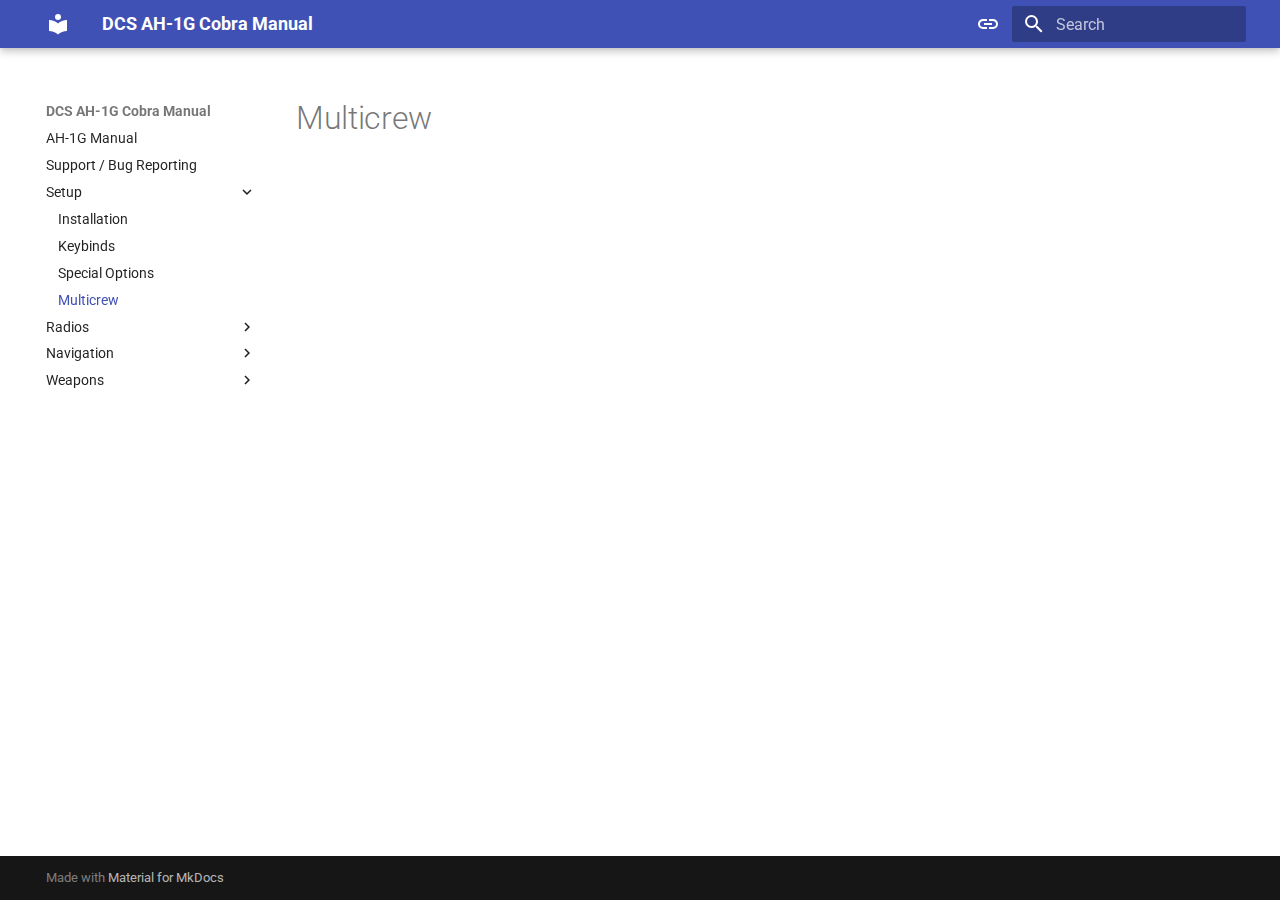
<file: Setup/Multicrew/index.html>
<!doctype html>
<html lang="en" class="no-js">
  <head>
    
      <meta charset="utf-8">
      <meta name="viewport" content="width=device-width,initial-scale=1">
      
      
      
      
        <link rel="prev" href="../SpecialOptions/">
      
      
        <link rel="next" href="../../Radios/Overview/">
      
      
        
      
      
      <link rel="icon" href="../../assets/images/favicon.png">
      <meta name="generator" content="mkdocs-1.6.1, mkdocs-material-9.7.1">
    
    
      
        <title>Multicrew - DCS AH-1G Cobra Manual</title>
      
    
    
      <link rel="stylesheet" href="../../assets/stylesheets/main.484c7ddc.min.css">
      
        
        <link rel="stylesheet" href="../../assets/stylesheets/palette.ab4e12ef.min.css">
      
      


    
    
      
    
    
      
        
        
        <link rel="preconnect" href="https://fonts.gstatic.com" crossorigin>
        <link rel="stylesheet" href="https://fonts.googleapis.com/css?family=Roboto:300,300i,400,400i,700,700i%7CRoboto+Mono:400,400i,700,700i&display=fallback">
        <style>:root{--md-text-font:"Roboto";--md-code-font:"Roboto Mono"}</style>
      
    
    
      <link rel="stylesheet" href="../../css/drafts.css">
    
      <link rel="stylesheet" href="../../css/images.css">
    
      <link rel="stylesheet" href="../../css/links.css">
    
    <script>__md_scope=new URL("../..",location),__md_hash=e=>[...e].reduce(((e,_)=>(e<<5)-e+_.charCodeAt(0)),0),__md_get=(e,_=localStorage,t=__md_scope)=>JSON.parse(_.getItem(t.pathname+"."+e)),__md_set=(e,_,t=localStorage,a=__md_scope)=>{try{t.setItem(a.pathname+"."+e,JSON.stringify(_))}catch(e){}}</script>
    
      

    
    
  </head>
  
  
    
    
      
    
    
    
    
    <body dir="ltr" data-md-color-scheme="default" data-md-color-primary="indigo" data-md-color-accent="indigo">
  
    
    <input class="md-toggle" data-md-toggle="drawer" type="checkbox" id="__drawer" autocomplete="off">
    <input class="md-toggle" data-md-toggle="search" type="checkbox" id="__search" autocomplete="off">
    <label class="md-overlay" for="__drawer"></label>
    <div data-md-component="skip">
      
    </div>
    <div data-md-component="announce">
      
    </div>
    
    
      

  

<header class="md-header md-header--shadow" data-md-component="header">
  <nav class="md-header__inner md-grid" aria-label="Header">
    <a href="../.." title="DCS AH-1G Cobra Manual" class="md-header__button md-logo" aria-label="DCS AH-1G Cobra Manual" data-md-component="logo">
      
  
  <svg xmlns="http://www.w3.org/2000/svg" viewBox="0 0 24 24"><path d="M12 8a3 3 0 0 0 3-3 3 3 0 0 0-3-3 3 3 0 0 0-3 3 3 3 0 0 0 3 3m0 3.54C9.64 9.35 6.5 8 3 8v11c3.5 0 6.64 1.35 9 3.54 2.36-2.19 5.5-3.54 9-3.54V8c-3.5 0-6.64 1.35-9 3.54"/></svg>

    </a>
    <label class="md-header__button md-icon" for="__drawer">
      
      <svg xmlns="http://www.w3.org/2000/svg" viewBox="0 0 24 24"><path d="M3 6h18v2H3zm0 5h18v2H3zm0 5h18v2H3z"/></svg>
    </label>
    <div class="md-header__title" data-md-component="header-title">
      <div class="md-header__ellipsis">
        <div class="md-header__topic">
          <span class="md-ellipsis">
            DCS AH-1G Cobra Manual
          </span>
        </div>
        <div class="md-header__topic" data-md-component="header-topic">
          <span class="md-ellipsis">
            
              Multicrew
            
          </span>
        </div>
      </div>
    </div>
    
      
        <form class="md-header__option" data-md-component="palette">
  
    
    
    
    <input class="md-option" data-md-color-media="(prefers-color-scheme)" data-md-color-scheme="default" data-md-color-primary="indigo" data-md-color-accent="indigo"  aria-label="Switch to light mode"  type="radio" name="__palette" id="__palette_0">
    
      <label class="md-header__button md-icon" title="Switch to light mode" for="__palette_1" hidden>
        <svg xmlns="http://www.w3.org/2000/svg" viewBox="0 0 24 24"><path d="M3.9 12c0-1.71 1.39-3.1 3.1-3.1h4V7H7a5 5 0 0 0-5 5 5 5 0 0 0 5 5h4v-1.9H7c-1.71 0-3.1-1.39-3.1-3.1M8 13h8v-2H8zm9-6h-4v1.9h4c1.71 0 3.1 1.39 3.1 3.1s-1.39 3.1-3.1 3.1h-4V17h4a5 5 0 0 0 5-5 5 5 0 0 0-5-5"/></svg>
      </label>
    
  
    
    
    
    <input class="md-option" data-md-color-media="(prefers-color-scheme: light)" data-md-color-scheme="default" data-md-color-primary="indigo" data-md-color-accent="indigo"  aria-label="Switch to dark mode"  type="radio" name="__palette" id="__palette_1">
    
      <label class="md-header__button md-icon" title="Switch to dark mode" for="__palette_2" hidden>
        <svg xmlns="http://www.w3.org/2000/svg" viewBox="0 0 24 24"><path d="M17 7H7a5 5 0 0 0-5 5 5 5 0 0 0 5 5h10a5 5 0 0 0 5-5 5 5 0 0 0-5-5m0 8a3 3 0 0 1-3-3 3 3 0 0 1 3-3 3 3 0 0 1 3 3 3 3 0 0 1-3 3"/></svg>
      </label>
    
  
    
    
    
    <input class="md-option" data-md-color-media="(prefers-color-scheme: dark)" data-md-color-scheme="slate" data-md-color-primary="black" data-md-color-accent="indigo"  aria-label="Switch to system preference"  type="radio" name="__palette" id="__palette_2">
    
      <label class="md-header__button md-icon" title="Switch to system preference" for="__palette_0" hidden>
        <svg xmlns="http://www.w3.org/2000/svg" viewBox="0 0 24 24"><path d="M17 7H7a5 5 0 0 0-5 5 5 5 0 0 0 5 5h10a5 5 0 0 0 5-5 5 5 0 0 0-5-5M7 15a3 3 0 0 1-3-3 3 3 0 0 1 3-3 3 3 0 0 1 3 3 3 3 0 0 1-3 3"/></svg>
      </label>
    
  
</form>
      
    
    
      <script>var palette=__md_get("__palette");if(palette&&palette.color){if("(prefers-color-scheme)"===palette.color.media){var media=matchMedia("(prefers-color-scheme: light)"),input=document.querySelector(media.matches?"[data-md-color-media='(prefers-color-scheme: light)']":"[data-md-color-media='(prefers-color-scheme: dark)']");palette.color.media=input.getAttribute("data-md-color-media"),palette.color.scheme=input.getAttribute("data-md-color-scheme"),palette.color.primary=input.getAttribute("data-md-color-primary"),palette.color.accent=input.getAttribute("data-md-color-accent")}for(var[key,value]of Object.entries(palette.color))document.body.setAttribute("data-md-color-"+key,value)}</script>
    
    
    
      
      
        <label class="md-header__button md-icon" for="__search">
          
          <svg xmlns="http://www.w3.org/2000/svg" viewBox="0 0 24 24"><path d="M9.5 3A6.5 6.5 0 0 1 16 9.5c0 1.61-.59 3.09-1.56 4.23l.27.27h.79l5 5-1.5 1.5-5-5v-.79l-.27-.27A6.52 6.52 0 0 1 9.5 16 6.5 6.5 0 0 1 3 9.5 6.5 6.5 0 0 1 9.5 3m0 2C7 5 5 7 5 9.5S7 14 9.5 14 14 12 14 9.5 12 5 9.5 5"/></svg>
        </label>
        <div class="md-search" data-md-component="search" role="dialog">
  <label class="md-search__overlay" for="__search"></label>
  <div class="md-search__inner" role="search">
    <form class="md-search__form" name="search">
      <input type="text" class="md-search__input" name="query" aria-label="Search" placeholder="Search" autocapitalize="off" autocorrect="off" autocomplete="off" spellcheck="false" data-md-component="search-query" required>
      <label class="md-search__icon md-icon" for="__search">
        
        <svg xmlns="http://www.w3.org/2000/svg" viewBox="0 0 24 24"><path d="M9.5 3A6.5 6.5 0 0 1 16 9.5c0 1.61-.59 3.09-1.56 4.23l.27.27h.79l5 5-1.5 1.5-5-5v-.79l-.27-.27A6.52 6.52 0 0 1 9.5 16 6.5 6.5 0 0 1 3 9.5 6.5 6.5 0 0 1 9.5 3m0 2C7 5 5 7 5 9.5S7 14 9.5 14 14 12 14 9.5 12 5 9.5 5"/></svg>
        
        <svg xmlns="http://www.w3.org/2000/svg" viewBox="0 0 24 24"><path d="M20 11v2H8l5.5 5.5-1.42 1.42L4.16 12l7.92-7.92L13.5 5.5 8 11z"/></svg>
      </label>
      <nav class="md-search__options" aria-label="Search">
        
        <button type="reset" class="md-search__icon md-icon" title="Clear" aria-label="Clear" tabindex="-1">
          
          <svg xmlns="http://www.w3.org/2000/svg" viewBox="0 0 24 24"><path d="M19 6.41 17.59 5 12 10.59 6.41 5 5 6.41 10.59 12 5 17.59 6.41 19 12 13.41 17.59 19 19 17.59 13.41 12z"/></svg>
        </button>
      </nav>
      
    </form>
    <div class="md-search__output">
      <div class="md-search__scrollwrap" tabindex="0" data-md-scrollfix>
        <div class="md-search-result" data-md-component="search-result">
          <div class="md-search-result__meta">
            Initializing search
          </div>
          <ol class="md-search-result__list" role="presentation"></ol>
        </div>
      </div>
    </div>
  </div>
</div>
      
    
    
  </nav>
  
</header>
    
    <div class="md-container" data-md-component="container">
      
      
        
          
        
      
      <main class="md-main" data-md-component="main">
        <div class="md-main__inner md-grid">
          
            
              
              <div class="md-sidebar md-sidebar--primary" data-md-component="sidebar" data-md-type="navigation" >
                <div class="md-sidebar__scrollwrap">
                  <div class="md-sidebar__inner">
                    



<nav class="md-nav md-nav--primary" aria-label="Navigation" data-md-level="0">
  <label class="md-nav__title" for="__drawer">
    <a href="../.." title="DCS AH-1G Cobra Manual" class="md-nav__button md-logo" aria-label="DCS AH-1G Cobra Manual" data-md-component="logo">
      
  
  <svg xmlns="http://www.w3.org/2000/svg" viewBox="0 0 24 24"><path d="M12 8a3 3 0 0 0 3-3 3 3 0 0 0-3-3 3 3 0 0 0-3 3 3 3 0 0 0 3 3m0 3.54C9.64 9.35 6.5 8 3 8v11c3.5 0 6.64 1.35 9 3.54 2.36-2.19 5.5-3.54 9-3.54V8c-3.5 0-6.64 1.35-9 3.54"/></svg>

    </a>
    DCS AH-1G Cobra Manual
  </label>
  
  <ul class="md-nav__list" data-md-scrollfix>
    
      
      
  
  
  
  
    <li class="md-nav__item">
      <a href="../.." class="md-nav__link">
        
  
  
  <span class="md-ellipsis">
    
  
    AH-1G Manual
  

    
  </span>
  
  

      </a>
    </li>
  

    
      
      
  
  
  
  
    <li class="md-nav__item">
      <a href="../../support/" class="md-nav__link">
        
  
  
  <span class="md-ellipsis">
    
  
    Support / Bug Reporting
  

    
  </span>
  
  

      </a>
    </li>
  

    
      
      
  
  
    
  
  
  
    
    
    
    
    
    <li class="md-nav__item md-nav__item--active md-nav__item--nested">
      
        
        
        <input class="md-nav__toggle md-toggle " type="checkbox" id="__nav_3" checked>
        
          
          <label class="md-nav__link" for="__nav_3" id="__nav_3_label" tabindex="0">
            
  
  
  <span class="md-ellipsis">
    
  
    Setup
  

    
  </span>
  
  

            <span class="md-nav__icon md-icon"></span>
          </label>
        
        <nav class="md-nav" data-md-level="1" aria-labelledby="__nav_3_label" aria-expanded="true">
          <label class="md-nav__title" for="__nav_3">
            <span class="md-nav__icon md-icon"></span>
            
  
    Setup
  

          </label>
          <ul class="md-nav__list" data-md-scrollfix>
            
              
                
  
  
  
  
    <li class="md-nav__item">
      <a href="../Installation/" class="md-nav__link">
        
  
  
  <span class="md-ellipsis">
    
  
    Installation
  

    
  </span>
  
  

      </a>
    </li>
  

              
            
              
                
  
  
  
  
    <li class="md-nav__item">
      <a href="../Keybinds/" class="md-nav__link">
        
  
  
  <span class="md-ellipsis">
    
  
    Keybinds
  

    
  </span>
  
  

      </a>
    </li>
  

              
            
              
                
  
  
  
  
    <li class="md-nav__item">
      <a href="../SpecialOptions/" class="md-nav__link">
        
  
  
  <span class="md-ellipsis">
    
  
    Special Options
  

    
  </span>
  
  

      </a>
    </li>
  

              
            
              
                
  
  
    
  
  
  
    <li class="md-nav__item md-nav__item--active">
      
      <input class="md-nav__toggle md-toggle" type="checkbox" id="__toc">
      
      
      
      <a href="./" class="md-nav__link md-nav__link--active">
        
  
  
  <span class="md-ellipsis">
    
  
    Multicrew
  

    
  </span>
  
  

      </a>
      
    </li>
  

              
            
          </ul>
        </nav>
      
    </li>
  

    
      
      
  
  
  
  
    
    
    
    
    
    <li class="md-nav__item md-nav__item--nested">
      
        
        
        <input class="md-nav__toggle md-toggle " type="checkbox" id="__nav_4" >
        
          
          <label class="md-nav__link" for="__nav_4" id="__nav_4_label" tabindex="0">
            
  
  
  <span class="md-ellipsis">
    
  
    Radios
  

    
  </span>
  
  

            <span class="md-nav__icon md-icon"></span>
          </label>
        
        <nav class="md-nav" data-md-level="1" aria-labelledby="__nav_4_label" aria-expanded="false">
          <label class="md-nav__title" for="__nav_4">
            <span class="md-nav__icon md-icon"></span>
            
  
    Radios
  

          </label>
          <ul class="md-nav__list" data-md-scrollfix>
            
              
                
  
  
  
  
    <li class="md-nav__item">
      <a href="../../Radios/Overview/" class="md-nav__link">
        
  
  
  <span class="md-ellipsis">
    
  
    Overview
  

    
  </span>
  
  

      </a>
    </li>
  

              
            
          </ul>
        </nav>
      
    </li>
  

    
      
      
  
  
  
  
    
    
    
    
    
    <li class="md-nav__item md-nav__item--nested">
      
        
        
        <input class="md-nav__toggle md-toggle " type="checkbox" id="__nav_5" >
        
          
          <label class="md-nav__link" for="__nav_5" id="__nav_5_label" tabindex="0">
            
  
  
  <span class="md-ellipsis">
    
  
    Navigation
  

    
  </span>
  
  

            <span class="md-nav__icon md-icon"></span>
          </label>
        
        <nav class="md-nav" data-md-level="1" aria-labelledby="__nav_5_label" aria-expanded="false">
          <label class="md-nav__title" for="__nav_5">
            <span class="md-nav__icon md-icon"></span>
            
  
    Navigation
  

          </label>
          <ul class="md-nav__list" data-md-scrollfix>
            
              
                
  
  
  
  
    <li class="md-nav__item">
      <a href="../../Navigation/Overview/" class="md-nav__link">
        
  
  
  <span class="md-ellipsis">
    
  
    Overview
  

    
  </span>
  
  

      </a>
    </li>
  

              
            
          </ul>
        </nav>
      
    </li>
  

    
      
      
  
  
  
  
    
    
    
    
    
    <li class="md-nav__item md-nav__item--nested">
      
        
        
        <input class="md-nav__toggle md-toggle " type="checkbox" id="__nav_6" >
        
          
          <label class="md-nav__link" for="__nav_6" id="__nav_6_label" tabindex="0">
            
  
  
  <span class="md-ellipsis">
    
  
    Weapons
  

    
  </span>
  
  

            <span class="md-nav__icon md-icon"></span>
          </label>
        
        <nav class="md-nav" data-md-level="1" aria-labelledby="__nav_6_label" aria-expanded="false">
          <label class="md-nav__title" for="__nav_6">
            <span class="md-nav__icon md-icon"></span>
            
  
    Weapons
  

          </label>
          <ul class="md-nav__list" data-md-scrollfix>
            
              
                
  
  
  
  
    <li class="md-nav__item">
      <a href="../../Weapons/Overview/" class="md-nav__link">
        
  
  
  <span class="md-ellipsis">
    
  
    Overview
  

    
  </span>
  
  

      </a>
    </li>
  

              
            
              
                
  
  
  
  
    <li class="md-nav__item">
      <a href="../../Weapons/Switches/" class="md-nav__link">
        
  
  
  <span class="md-ellipsis">
    
  
    Switches
  

    
  </span>
  
  

      </a>
    </li>
  

              
            
              
                
  
  
  
  
    <li class="md-nav__item">
      <a href="../../Weapons/Employment/" class="md-nav__link">
        
  
  
  <span class="md-ellipsis">
    
  
    Employment
  

    
  </span>
  
  

      </a>
    </li>
  

              
            
          </ul>
        </nav>
      
    </li>
  

    
  </ul>
</nav>
                  </div>
                </div>
              </div>
            
            
              
              <div class="md-sidebar md-sidebar--secondary" data-md-component="sidebar" data-md-type="toc" >
                <div class="md-sidebar__scrollwrap">
                  <div class="md-sidebar__inner">
                    

<nav class="md-nav md-nav--secondary" aria-label="Table of contents">
  
  
  
  
</nav>
                  </div>
                </div>
              </div>
            
          
          
            <div class="md-content" data-md-component="content">
              
              <article class="md-content__inner md-typeset">
                
                  



  <h1>Multicrew</h1>














                
              </article>
            </div>
          
          
<script>var target=document.getElementById(location.hash.slice(1));target&&target.name&&(target.checked=target.name.startsWith("__tabbed_"))</script>
        </div>
        
      </main>
      
        <footer class="md-footer">
  
  <div class="md-footer-meta md-typeset">
    <div class="md-footer-meta__inner md-grid">
      <div class="md-copyright">
  
  
    Made with
    <a href="https://squidfunk.github.io/mkdocs-material/" target="_blank" rel="noopener">
      Material for MkDocs
    </a>
  
</div>
      
    </div>
  </div>
</footer>
      
    </div>
    <div class="md-dialog" data-md-component="dialog">
      <div class="md-dialog__inner md-typeset"></div>
    </div>
    
    
    
      
      
      <script id="__config" type="application/json">{"annotate": null, "base": "../..", "features": [], "search": "../../assets/javascripts/workers/search.2c215733.min.js", "tags": null, "translations": {"clipboard.copied": "Copied to clipboard", "clipboard.copy": "Copy to clipboard", "search.result.more.one": "1 more on this page", "search.result.more.other": "# more on this page", "search.result.none": "No matching documents", "search.result.one": "1 matching document", "search.result.other": "# matching documents", "search.result.placeholder": "Type to start searching", "search.result.term.missing": "Missing", "select.version": "Select version"}, "version": null}</script>
    
    
      <script src="../../assets/javascripts/bundle.79ae519e.min.js"></script>
      
    
  </body>
</html>
</file>
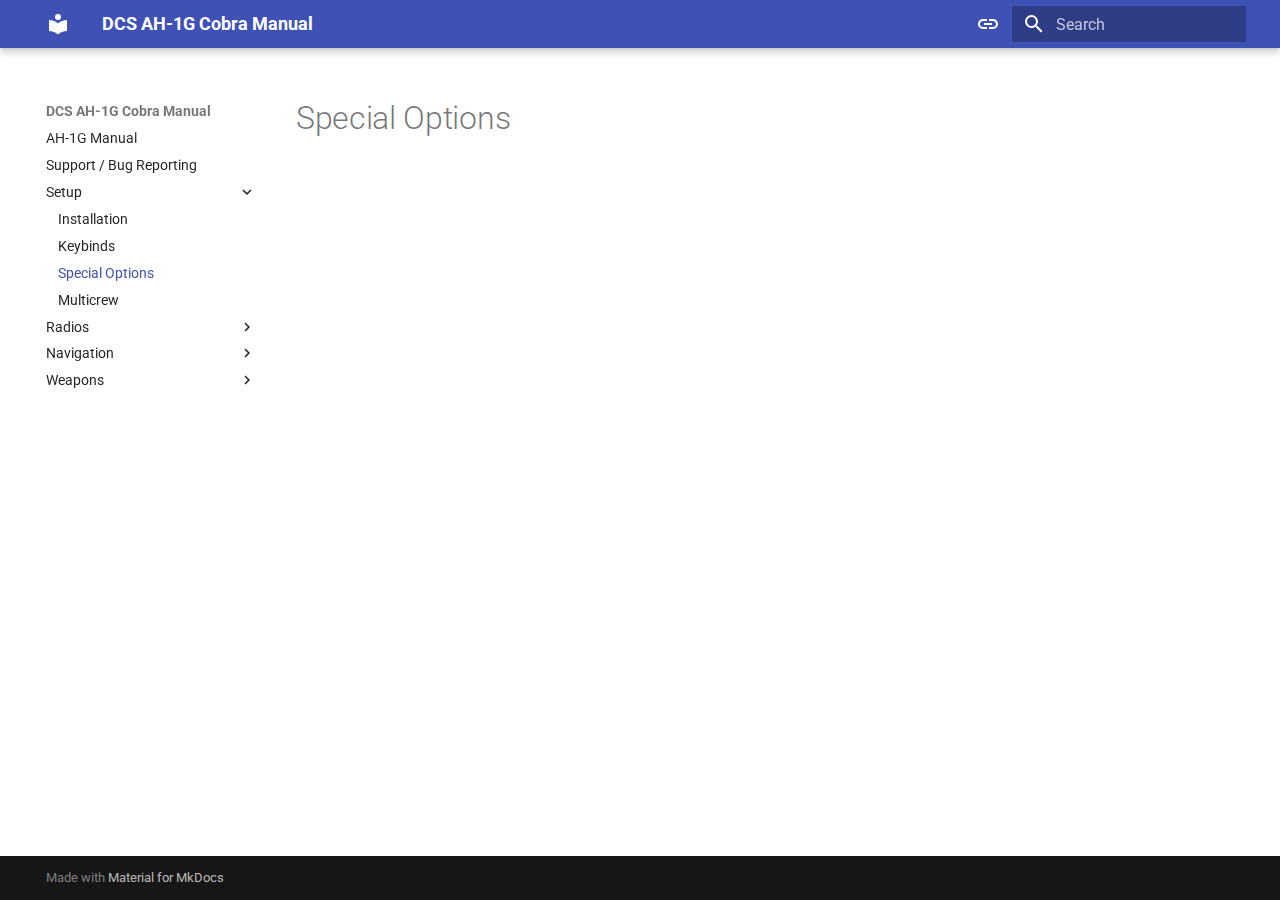
<file: Setup/SpecialOptions/index.html>
<!doctype html>
<html lang="en" class="no-js">
  <head>
    
      <meta charset="utf-8">
      <meta name="viewport" content="width=device-width,initial-scale=1">
      
      
      
      
        <link rel="prev" href="../Keybinds/">
      
      
        <link rel="next" href="../Multicrew/">
      
      
        
      
      
      <link rel="icon" href="../../assets/images/favicon.png">
      <meta name="generator" content="mkdocs-1.6.1, mkdocs-material-9.7.1">
    
    
      
        <title>Special Options - DCS AH-1G Cobra Manual</title>
      
    
    
      <link rel="stylesheet" href="../../assets/stylesheets/main.484c7ddc.min.css">
      
        
        <link rel="stylesheet" href="../../assets/stylesheets/palette.ab4e12ef.min.css">
      
      


    
    
      
    
    
      
        
        
        <link rel="preconnect" href="https://fonts.gstatic.com" crossorigin>
        <link rel="stylesheet" href="https://fonts.googleapis.com/css?family=Roboto:300,300i,400,400i,700,700i%7CRoboto+Mono:400,400i,700,700i&display=fallback">
        <style>:root{--md-text-font:"Roboto";--md-code-font:"Roboto Mono"}</style>
      
    
    
      <link rel="stylesheet" href="../../css/drafts.css">
    
      <link rel="stylesheet" href="../../css/images.css">
    
      <link rel="stylesheet" href="../../css/links.css">
    
    <script>__md_scope=new URL("../..",location),__md_hash=e=>[...e].reduce(((e,_)=>(e<<5)-e+_.charCodeAt(0)),0),__md_get=(e,_=localStorage,t=__md_scope)=>JSON.parse(_.getItem(t.pathname+"."+e)),__md_set=(e,_,t=localStorage,a=__md_scope)=>{try{t.setItem(a.pathname+"."+e,JSON.stringify(_))}catch(e){}}</script>
    
      

    
    
  </head>
  
  
    
    
      
    
    
    
    
    <body dir="ltr" data-md-color-scheme="default" data-md-color-primary="indigo" data-md-color-accent="indigo">
  
    
    <input class="md-toggle" data-md-toggle="drawer" type="checkbox" id="__drawer" autocomplete="off">
    <input class="md-toggle" data-md-toggle="search" type="checkbox" id="__search" autocomplete="off">
    <label class="md-overlay" for="__drawer"></label>
    <div data-md-component="skip">
      
    </div>
    <div data-md-component="announce">
      
    </div>
    
    
      

  

<header class="md-header md-header--shadow" data-md-component="header">
  <nav class="md-header__inner md-grid" aria-label="Header">
    <a href="../.." title="DCS AH-1G Cobra Manual" class="md-header__button md-logo" aria-label="DCS AH-1G Cobra Manual" data-md-component="logo">
      
  
  <svg xmlns="http://www.w3.org/2000/svg" viewBox="0 0 24 24"><path d="M12 8a3 3 0 0 0 3-3 3 3 0 0 0-3-3 3 3 0 0 0-3 3 3 3 0 0 0 3 3m0 3.54C9.64 9.35 6.5 8 3 8v11c3.5 0 6.64 1.35 9 3.54 2.36-2.19 5.5-3.54 9-3.54V8c-3.5 0-6.64 1.35-9 3.54"/></svg>

    </a>
    <label class="md-header__button md-icon" for="__drawer">
      
      <svg xmlns="http://www.w3.org/2000/svg" viewBox="0 0 24 24"><path d="M3 6h18v2H3zm0 5h18v2H3zm0 5h18v2H3z"/></svg>
    </label>
    <div class="md-header__title" data-md-component="header-title">
      <div class="md-header__ellipsis">
        <div class="md-header__topic">
          <span class="md-ellipsis">
            DCS AH-1G Cobra Manual
          </span>
        </div>
        <div class="md-header__topic" data-md-component="header-topic">
          <span class="md-ellipsis">
            
              Special Options
            
          </span>
        </div>
      </div>
    </div>
    
      
        <form class="md-header__option" data-md-component="palette">
  
    
    
    
    <input class="md-option" data-md-color-media="(prefers-color-scheme)" data-md-color-scheme="default" data-md-color-primary="indigo" data-md-color-accent="indigo"  aria-label="Switch to light mode"  type="radio" name="__palette" id="__palette_0">
    
      <label class="md-header__button md-icon" title="Switch to light mode" for="__palette_1" hidden>
        <svg xmlns="http://www.w3.org/2000/svg" viewBox="0 0 24 24"><path d="M3.9 12c0-1.71 1.39-3.1 3.1-3.1h4V7H7a5 5 0 0 0-5 5 5 5 0 0 0 5 5h4v-1.9H7c-1.71 0-3.1-1.39-3.1-3.1M8 13h8v-2H8zm9-6h-4v1.9h4c1.71 0 3.1 1.39 3.1 3.1s-1.39 3.1-3.1 3.1h-4V17h4a5 5 0 0 0 5-5 5 5 0 0 0-5-5"/></svg>
      </label>
    
  
    
    
    
    <input class="md-option" data-md-color-media="(prefers-color-scheme: light)" data-md-color-scheme="default" data-md-color-primary="indigo" data-md-color-accent="indigo"  aria-label="Switch to dark mode"  type="radio" name="__palette" id="__palette_1">
    
      <label class="md-header__button md-icon" title="Switch to dark mode" for="__palette_2" hidden>
        <svg xmlns="http://www.w3.org/2000/svg" viewBox="0 0 24 24"><path d="M17 7H7a5 5 0 0 0-5 5 5 5 0 0 0 5 5h10a5 5 0 0 0 5-5 5 5 0 0 0-5-5m0 8a3 3 0 0 1-3-3 3 3 0 0 1 3-3 3 3 0 0 1 3 3 3 3 0 0 1-3 3"/></svg>
      </label>
    
  
    
    
    
    <input class="md-option" data-md-color-media="(prefers-color-scheme: dark)" data-md-color-scheme="slate" data-md-color-primary="black" data-md-color-accent="indigo"  aria-label="Switch to system preference"  type="radio" name="__palette" id="__palette_2">
    
      <label class="md-header__button md-icon" title="Switch to system preference" for="__palette_0" hidden>
        <svg xmlns="http://www.w3.org/2000/svg" viewBox="0 0 24 24"><path d="M17 7H7a5 5 0 0 0-5 5 5 5 0 0 0 5 5h10a5 5 0 0 0 5-5 5 5 0 0 0-5-5M7 15a3 3 0 0 1-3-3 3 3 0 0 1 3-3 3 3 0 0 1 3 3 3 3 0 0 1-3 3"/></svg>
      </label>
    
  
</form>
      
    
    
      <script>var palette=__md_get("__palette");if(palette&&palette.color){if("(prefers-color-scheme)"===palette.color.media){var media=matchMedia("(prefers-color-scheme: light)"),input=document.querySelector(media.matches?"[data-md-color-media='(prefers-color-scheme: light)']":"[data-md-color-media='(prefers-color-scheme: dark)']");palette.color.media=input.getAttribute("data-md-color-media"),palette.color.scheme=input.getAttribute("data-md-color-scheme"),palette.color.primary=input.getAttribute("data-md-color-primary"),palette.color.accent=input.getAttribute("data-md-color-accent")}for(var[key,value]of Object.entries(palette.color))document.body.setAttribute("data-md-color-"+key,value)}</script>
    
    
    
      
      
        <label class="md-header__button md-icon" for="__search">
          
          <svg xmlns="http://www.w3.org/2000/svg" viewBox="0 0 24 24"><path d="M9.5 3A6.5 6.5 0 0 1 16 9.5c0 1.61-.59 3.09-1.56 4.23l.27.27h.79l5 5-1.5 1.5-5-5v-.79l-.27-.27A6.52 6.52 0 0 1 9.5 16 6.5 6.5 0 0 1 3 9.5 6.5 6.5 0 0 1 9.5 3m0 2C7 5 5 7 5 9.5S7 14 9.5 14 14 12 14 9.5 12 5 9.5 5"/></svg>
        </label>
        <div class="md-search" data-md-component="search" role="dialog">
  <label class="md-search__overlay" for="__search"></label>
  <div class="md-search__inner" role="search">
    <form class="md-search__form" name="search">
      <input type="text" class="md-search__input" name="query" aria-label="Search" placeholder="Search" autocapitalize="off" autocorrect="off" autocomplete="off" spellcheck="false" data-md-component="search-query" required>
      <label class="md-search__icon md-icon" for="__search">
        
        <svg xmlns="http://www.w3.org/2000/svg" viewBox="0 0 24 24"><path d="M9.5 3A6.5 6.5 0 0 1 16 9.5c0 1.61-.59 3.09-1.56 4.23l.27.27h.79l5 5-1.5 1.5-5-5v-.79l-.27-.27A6.52 6.52 0 0 1 9.5 16 6.5 6.5 0 0 1 3 9.5 6.5 6.5 0 0 1 9.5 3m0 2C7 5 5 7 5 9.5S7 14 9.5 14 14 12 14 9.5 12 5 9.5 5"/></svg>
        
        <svg xmlns="http://www.w3.org/2000/svg" viewBox="0 0 24 24"><path d="M20 11v2H8l5.5 5.5-1.42 1.42L4.16 12l7.92-7.92L13.5 5.5 8 11z"/></svg>
      </label>
      <nav class="md-search__options" aria-label="Search">
        
        <button type="reset" class="md-search__icon md-icon" title="Clear" aria-label="Clear" tabindex="-1">
          
          <svg xmlns="http://www.w3.org/2000/svg" viewBox="0 0 24 24"><path d="M19 6.41 17.59 5 12 10.59 6.41 5 5 6.41 10.59 12 5 17.59 6.41 19 12 13.41 17.59 19 19 17.59 13.41 12z"/></svg>
        </button>
      </nav>
      
    </form>
    <div class="md-search__output">
      <div class="md-search__scrollwrap" tabindex="0" data-md-scrollfix>
        <div class="md-search-result" data-md-component="search-result">
          <div class="md-search-result__meta">
            Initializing search
          </div>
          <ol class="md-search-result__list" role="presentation"></ol>
        </div>
      </div>
    </div>
  </div>
</div>
      
    
    
  </nav>
  
</header>
    
    <div class="md-container" data-md-component="container">
      
      
        
          
        
      
      <main class="md-main" data-md-component="main">
        <div class="md-main__inner md-grid">
          
            
              
              <div class="md-sidebar md-sidebar--primary" data-md-component="sidebar" data-md-type="navigation" >
                <div class="md-sidebar__scrollwrap">
                  <div class="md-sidebar__inner">
                    



<nav class="md-nav md-nav--primary" aria-label="Navigation" data-md-level="0">
  <label class="md-nav__title" for="__drawer">
    <a href="../.." title="DCS AH-1G Cobra Manual" class="md-nav__button md-logo" aria-label="DCS AH-1G Cobra Manual" data-md-component="logo">
      
  
  <svg xmlns="http://www.w3.org/2000/svg" viewBox="0 0 24 24"><path d="M12 8a3 3 0 0 0 3-3 3 3 0 0 0-3-3 3 3 0 0 0-3 3 3 3 0 0 0 3 3m0 3.54C9.64 9.35 6.5 8 3 8v11c3.5 0 6.64 1.35 9 3.54 2.36-2.19 5.5-3.54 9-3.54V8c-3.5 0-6.64 1.35-9 3.54"/></svg>

    </a>
    DCS AH-1G Cobra Manual
  </label>
  
  <ul class="md-nav__list" data-md-scrollfix>
    
      
      
  
  
  
  
    <li class="md-nav__item">
      <a href="../.." class="md-nav__link">
        
  
  
  <span class="md-ellipsis">
    
  
    AH-1G Manual
  

    
  </span>
  
  

      </a>
    </li>
  

    
      
      
  
  
  
  
    <li class="md-nav__item">
      <a href="../../support/" class="md-nav__link">
        
  
  
  <span class="md-ellipsis">
    
  
    Support / Bug Reporting
  

    
  </span>
  
  

      </a>
    </li>
  

    
      
      
  
  
    
  
  
  
    
    
    
    
    
    <li class="md-nav__item md-nav__item--active md-nav__item--nested">
      
        
        
        <input class="md-nav__toggle md-toggle " type="checkbox" id="__nav_3" checked>
        
          
          <label class="md-nav__link" for="__nav_3" id="__nav_3_label" tabindex="0">
            
  
  
  <span class="md-ellipsis">
    
  
    Setup
  

    
  </span>
  
  

            <span class="md-nav__icon md-icon"></span>
          </label>
        
        <nav class="md-nav" data-md-level="1" aria-labelledby="__nav_3_label" aria-expanded="true">
          <label class="md-nav__title" for="__nav_3">
            <span class="md-nav__icon md-icon"></span>
            
  
    Setup
  

          </label>
          <ul class="md-nav__list" data-md-scrollfix>
            
              
                
  
  
  
  
    <li class="md-nav__item">
      <a href="../Installation/" class="md-nav__link">
        
  
  
  <span class="md-ellipsis">
    
  
    Installation
  

    
  </span>
  
  

      </a>
    </li>
  

              
            
              
                
  
  
  
  
    <li class="md-nav__item">
      <a href="../Keybinds/" class="md-nav__link">
        
  
  
  <span class="md-ellipsis">
    
  
    Keybinds
  

    
  </span>
  
  

      </a>
    </li>
  

              
            
              
                
  
  
    
  
  
  
    <li class="md-nav__item md-nav__item--active">
      
      <input class="md-nav__toggle md-toggle" type="checkbox" id="__toc">
      
      
      
      <a href="./" class="md-nav__link md-nav__link--active">
        
  
  
  <span class="md-ellipsis">
    
  
    Special Options
  

    
  </span>
  
  

      </a>
      
    </li>
  

              
            
              
                
  
  
  
  
    <li class="md-nav__item">
      <a href="../Multicrew/" class="md-nav__link">
        
  
  
  <span class="md-ellipsis">
    
  
    Multicrew
  

    
  </span>
  
  

      </a>
    </li>
  

              
            
          </ul>
        </nav>
      
    </li>
  

    
      
      
  
  
  
  
    
    
    
    
    
    <li class="md-nav__item md-nav__item--nested">
      
        
        
        <input class="md-nav__toggle md-toggle " type="checkbox" id="__nav_4" >
        
          
          <label class="md-nav__link" for="__nav_4" id="__nav_4_label" tabindex="0">
            
  
  
  <span class="md-ellipsis">
    
  
    Radios
  

    
  </span>
  
  

            <span class="md-nav__icon md-icon"></span>
          </label>
        
        <nav class="md-nav" data-md-level="1" aria-labelledby="__nav_4_label" aria-expanded="false">
          <label class="md-nav__title" for="__nav_4">
            <span class="md-nav__icon md-icon"></span>
            
  
    Radios
  

          </label>
          <ul class="md-nav__list" data-md-scrollfix>
            
              
                
  
  
  
  
    <li class="md-nav__item">
      <a href="../../Radios/Overview/" class="md-nav__link">
        
  
  
  <span class="md-ellipsis">
    
  
    Overview
  

    
  </span>
  
  

      </a>
    </li>
  

              
            
          </ul>
        </nav>
      
    </li>
  

    
      
      
  
  
  
  
    
    
    
    
    
    <li class="md-nav__item md-nav__item--nested">
      
        
        
        <input class="md-nav__toggle md-toggle " type="checkbox" id="__nav_5" >
        
          
          <label class="md-nav__link" for="__nav_5" id="__nav_5_label" tabindex="0">
            
  
  
  <span class="md-ellipsis">
    
  
    Navigation
  

    
  </span>
  
  

            <span class="md-nav__icon md-icon"></span>
          </label>
        
        <nav class="md-nav" data-md-level="1" aria-labelledby="__nav_5_label" aria-expanded="false">
          <label class="md-nav__title" for="__nav_5">
            <span class="md-nav__icon md-icon"></span>
            
  
    Navigation
  

          </label>
          <ul class="md-nav__list" data-md-scrollfix>
            
              
                
  
  
  
  
    <li class="md-nav__item">
      <a href="../../Navigation/Overview/" class="md-nav__link">
        
  
  
  <span class="md-ellipsis">
    
  
    Overview
  

    
  </span>
  
  

      </a>
    </li>
  

              
            
          </ul>
        </nav>
      
    </li>
  

    
      
      
  
  
  
  
    
    
    
    
    
    <li class="md-nav__item md-nav__item--nested">
      
        
        
        <input class="md-nav__toggle md-toggle " type="checkbox" id="__nav_6" >
        
          
          <label class="md-nav__link" for="__nav_6" id="__nav_6_label" tabindex="0">
            
  
  
  <span class="md-ellipsis">
    
  
    Weapons
  

    
  </span>
  
  

            <span class="md-nav__icon md-icon"></span>
          </label>
        
        <nav class="md-nav" data-md-level="1" aria-labelledby="__nav_6_label" aria-expanded="false">
          <label class="md-nav__title" for="__nav_6">
            <span class="md-nav__icon md-icon"></span>
            
  
    Weapons
  

          </label>
          <ul class="md-nav__list" data-md-scrollfix>
            
              
                
  
  
  
  
    <li class="md-nav__item">
      <a href="../../Weapons/Overview/" class="md-nav__link">
        
  
  
  <span class="md-ellipsis">
    
  
    Overview
  

    
  </span>
  
  

      </a>
    </li>
  

              
            
              
                
  
  
  
  
    <li class="md-nav__item">
      <a href="../../Weapons/Switches/" class="md-nav__link">
        
  
  
  <span class="md-ellipsis">
    
  
    Switches
  

    
  </span>
  
  

      </a>
    </li>
  

              
            
              
                
  
  
  
  
    <li class="md-nav__item">
      <a href="../../Weapons/Employment/" class="md-nav__link">
        
  
  
  <span class="md-ellipsis">
    
  
    Employment
  

    
  </span>
  
  

      </a>
    </li>
  

              
            
          </ul>
        </nav>
      
    </li>
  

    
  </ul>
</nav>
                  </div>
                </div>
              </div>
            
            
              
              <div class="md-sidebar md-sidebar--secondary" data-md-component="sidebar" data-md-type="toc" >
                <div class="md-sidebar__scrollwrap">
                  <div class="md-sidebar__inner">
                    

<nav class="md-nav md-nav--secondary" aria-label="Table of contents">
  
  
  
  
</nav>
                  </div>
                </div>
              </div>
            
          
          
            <div class="md-content" data-md-component="content">
              
              <article class="md-content__inner md-typeset">
                
                  



  <h1>Special Options</h1>














                
              </article>
            </div>
          
          
<script>var target=document.getElementById(location.hash.slice(1));target&&target.name&&(target.checked=target.name.startsWith("__tabbed_"))</script>
        </div>
        
      </main>
      
        <footer class="md-footer">
  
  <div class="md-footer-meta md-typeset">
    <div class="md-footer-meta__inner md-grid">
      <div class="md-copyright">
  
  
    Made with
    <a href="https://squidfunk.github.io/mkdocs-material/" target="_blank" rel="noopener">
      Material for MkDocs
    </a>
  
</div>
      
    </div>
  </div>
</footer>
      
    </div>
    <div class="md-dialog" data-md-component="dialog">
      <div class="md-dialog__inner md-typeset"></div>
    </div>
    
    
    
      
      
      <script id="__config" type="application/json">{"annotate": null, "base": "../..", "features": [], "search": "../../assets/javascripts/workers/search.2c215733.min.js", "tags": null, "translations": {"clipboard.copied": "Copied to clipboard", "clipboard.copy": "Copy to clipboard", "search.result.more.one": "1 more on this page", "search.result.more.other": "# more on this page", "search.result.none": "No matching documents", "search.result.one": "1 matching document", "search.result.other": "# matching documents", "search.result.placeholder": "Type to start searching", "search.result.term.missing": "Missing", "select.version": "Select version"}, "version": null}</script>
    
    
      <script src="../../assets/javascripts/bundle.79ae519e.min.js"></script>
      
    
  </body>
</html>
</file>
<file: css/drafts.css>
.mkdocs-draft-marker {
  display: block;
  text-align: center;

  padding: 12px 20px;
  margin: 0 0 2rem 0;

  font-weight: 900;
  font-size: 1.2rem;
  letter-spacing: 2px;
  text-transform: uppercase;

  border-radius: 8px;

  background: repeating-linear-gradient(
    45deg,
    #ff4f4f,
    #ff4f4f 12px,
    #ff9900 12px,
    #ff9900 24px
  );
  color: white;

  box-shadow: 0 4px 12px rgba(0,0,0,0.25);

  animation: draftPulse 2s infinite ease-in-out;
}
</file>
<file: css/images.css>
img {
    display: inline-block;
    border-radius: 8px;
    box-shadow: 0 4px 12px rgba(0,0,0,0.15), 0 1px 3px rgba(0,0,0,0.08);
    transition: box-shadow 0.18s ease, transform 0.18s ease;
}

img.restricted-img, img.md-typeset {
    max-width: 300px;
    height: auto;
}
</file>
<file: css/links.css>
.md-typeset a {
    color: #ff5a00;
}

.md-typeset a:hover {
    color: #9b3701;
}
</file>
<file: assets/stylesheets/main.484c7ddc.min.css>
@charset "UTF-8";html{-webkit-text-size-adjust:none;-moz-text-size-adjust:none;text-size-adjust:none;box-sizing:border-box}*,:after,:before{box-sizing:inherit}@media (prefers-reduced-motion){*,:after,:before{transition:none!important}}body{margin:0}a,button,input,label{-webkit-tap-highlight-color:transparent}a{color:inherit;text-decoration:none}hr{border:0;box-sizing:initial;display:block;height:.05rem;overflow:visible;padding:0}small{font-size:80%}sub,sup{line-height:1em}img{border-style:none}table{border-collapse:initial;border-spacing:0}td,th{font-weight:400;vertical-align:top}button{background:#0000;border:0;font-family:inherit;font-size:inherit;margin:0;padding:0}input{border:0;outline:none}:root{--md-primary-fg-color:#4051b5;--md-primary-fg-color--light:#5d6cc0;--md-primary-fg-color--dark:#303fa1;--md-primary-bg-color:#fff;--md-primary-bg-color--light:#ffffffb3;--md-accent-fg-color:#526cfe;--md-accent-fg-color--transparent:#526cfe1a;--md-accent-bg-color:#fff;--md-accent-bg-color--light:#ffffffb3}[data-md-color-scheme=default]{color-scheme:light}[data-md-color-scheme=default] img[src$="#gh-dark-mode-only"],[data-md-color-scheme=default] img[src$="#only-dark"]{display:none}:root,[data-md-color-scheme=default]{--md-hue:225deg;--md-default-fg-color:#000000de;--md-default-fg-color--light:#0000008a;--md-default-fg-color--lighter:#00000052;--md-default-fg-color--lightest:#00000012;--md-default-bg-color:#fff;--md-default-bg-color--light:#ffffffb3;--md-default-bg-color--lighter:#ffffff4d;--md-default-bg-color--lightest:#ffffff1f;--md-code-fg-color:#36464e;--md-code-bg-color:#f5f5f5;--md-code-bg-color--light:#f5f5f5b3;--md-code-bg-color--lighter:#f5f5f54d;--md-code-hl-color:#4287ff;--md-code-hl-color--light:#4287ff1a;--md-code-hl-number-color:#d52a2a;--md-code-hl-special-color:#db1457;--md-code-hl-function-color:#a846b9;--md-code-hl-constant-color:#6e59d9;--md-code-hl-keyword-color:#3f6ec6;--md-code-hl-string-color:#1c7d4d;--md-code-hl-name-color:var(--md-code-fg-color);--md-code-hl-operator-color:var(--md-default-fg-color--light);--md-code-hl-punctuation-color:var(--md-default-fg-color--light);--md-code-hl-comment-color:var(--md-default-fg-color--light);--md-code-hl-generic-color:var(--md-default-fg-color--light);--md-code-hl-variable-color:var(--md-default-fg-color--light);--md-typeset-color:var(--md-default-fg-color);--md-typeset-a-color:var(--md-primary-fg-color);--md-typeset-del-color:#f5503d26;--md-typeset-ins-color:#0bd57026;--md-typeset-kbd-color:#fafafa;--md-typeset-kbd-accent-color:#fff;--md-typeset-kbd-border-color:#b8b8b8;--md-typeset-mark-color:#ffff0080;--md-typeset-table-color:#0000001f;--md-typeset-table-color--light:rgba(0,0,0,.035);--md-admonition-fg-color:var(--md-default-fg-color);--md-admonition-bg-color:var(--md-default-bg-color);--md-warning-fg-color:#000000de;--md-warning-bg-color:#ff9;--md-footer-fg-color:#fff;--md-footer-fg-color--light:#ffffffb3;--md-footer-fg-color--lighter:#ffffff73;--md-footer-bg-color:#000000de;--md-footer-bg-color--dark:#00000052;--md-shadow-z1:0 0.2rem 0.5rem #0000000d,0 0 0.05rem #0000001a;--md-shadow-z2:0 0.2rem 0.5rem #0000001a,0 0 0.05rem #00000040;--md-shadow-z3:0 0.2rem 0.5rem #0003,0 0 0.05rem #00000059}.md-icon svg{fill:currentcolor;display:block;height:1.2rem;width:1.2rem}body{-webkit-font-smoothing:antialiased;-moz-osx-font-smoothing:grayscale;--md-text-font-family:var(--md-text-font,_),-apple-system,BlinkMacSystemFont,Helvetica,Arial,sans-serif;--md-code-font-family:var(--md-code-font,_),SFMono-Regular,Consolas,Menlo,monospace}aside,body,input{font-feature-settings:"kern","liga";color:var(--md-typeset-color);font-family:var(--md-text-font-family)}code,kbd,pre{font-feature-settings:"kern";font-family:var(--md-code-font-family)}:root{--md-typeset-table-sort-icon:url('data:image/svg+xml;charset=utf-8,<svg xmlns="http://www.w3.org/2000/svg" viewBox="0 0 24 24"><path d="m18 21-4-4h3V7h-3l4-4 4 4h-3v10h3M2 19v-2h10v2M2 13v-2h7v2M2 7V5h4v2z"/></svg>');--md-typeset-table-sort-icon--asc:url('data:image/svg+xml;charset=utf-8,<svg xmlns="http://www.w3.org/2000/svg" viewBox="0 0 24 24"><path d="M19 17h3l-4 4-4-4h3V3h2M2 17h10v2H2M6 5v2H2V5m0 6h7v2H2z"/></svg>');--md-typeset-table-sort-icon--desc:url('data:image/svg+xml;charset=utf-8,<svg xmlns="http://www.w3.org/2000/svg" viewBox="0 0 24 24"><path d="M19 7h3l-4-4-4 4h3v14h2M2 17h10v2H2M6 5v2H2V5m0 6h7v2H2z"/></svg>')}.md-typeset{-webkit-print-color-adjust:exact;color-adjust:exact;font-size:.8rem;line-height:1.6;overflow-wrap:break-word}@media print{.md-typeset{font-size:.68rem}}.md-typeset blockquote,.md-typeset dl,.md-typeset figure,.md-typeset ol,.md-typeset pre,.md-typeset ul{margin-bottom:1em;margin-top:1em}.md-typeset h1{color:var(--md-default-fg-color--light);font-size:2em;line-height:1.3;margin:0 0 1.25em}.md-typeset h1,.md-typeset h2{font-weight:300;letter-spacing:-.01em}.md-typeset h2{font-size:1.5625em;line-height:1.4;margin:1.6em 0 .64em}.md-typeset h3{font-size:1.25em;font-weight:400;letter-spacing:-.01em;line-height:1.5;margin:1.6em 0 .8em}.md-typeset h2+h3{margin-top:.8em}.md-typeset h4{font-weight:700;letter-spacing:-.01em;margin:1em 0}.md-typeset h5,.md-typeset h6{color:var(--md-default-fg-color--light);font-size:.8em;font-weight:700;letter-spacing:-.01em;margin:1.25em 0}.md-typeset h5{text-transform:uppercase}.md-typeset h5 code{text-transform:none}.md-typeset hr{border-bottom:.05rem solid var(--md-default-fg-color--lightest);display:flow-root;margin:1.5em 0}.md-typeset a{color:var(--md-typeset-a-color);word-break:break-word}.md-typeset a,.md-typeset a:before{transition:color 125ms}.md-typeset a:focus,.md-typeset a:hover{color:var(--md-accent-fg-color)}.md-typeset a:focus code,.md-typeset a:hover code{background-color:var(--md-accent-fg-color--transparent);color:var(--md-accent-fg-color)}.md-typeset a code{color:var(--md-typeset-a-color)}.md-typeset a.focus-visible{outline-color:var(--md-accent-fg-color);outline-offset:.2rem}.md-typeset code,.md-typeset kbd,.md-typeset pre{color:var(--md-code-fg-color);direction:ltr;font-variant-ligatures:none;transition:background-color 125ms}@media print{.md-typeset code,.md-typeset kbd,.md-typeset pre{white-space:pre-wrap}}.md-typeset code{background-color:var(--md-code-bg-color);border-radius:.1rem;-webkit-box-decoration-break:clone;box-decoration-break:clone;font-size:.85em;padding:0 .2941176471em;transition:color 125ms,background-color 125ms;word-break:break-word}.md-typeset code:not(.focus-visible){-webkit-tap-highlight-color:transparent;outline:none}.md-typeset pre{display:flow-root;line-height:1.4;position:relative}.md-typeset pre>code{-webkit-box-decoration-break:slice;box-decoration-break:slice;box-shadow:none;display:block;margin:0;outline-color:var(--md-accent-fg-color);overflow:auto;padding:.7720588235em 1.1764705882em;scrollbar-color:var(--md-default-fg-color--lighter) #0000;scrollbar-width:thin;touch-action:auto;word-break:normal}.md-typeset pre>code:hover{scrollbar-color:var(--md-accent-fg-color) #0000}.md-typeset pre>code::-webkit-scrollbar{height:.2rem;width:.2rem}.md-typeset pre>code::-webkit-scrollbar-thumb{background-color:var(--md-default-fg-color--lighter)}.md-typeset pre>code::-webkit-scrollbar-thumb:hover{background-color:var(--md-accent-fg-color)}.md-typeset kbd{background-color:var(--md-typeset-kbd-color);border-radius:.1rem;box-shadow:0 .1rem 0 .05rem var(--md-typeset-kbd-border-color),0 .1rem 0 var(--md-typeset-kbd-border-color),0 -.1rem .2rem var(--md-typeset-kbd-accent-color) inset;color:var(--md-default-fg-color);display:inline-block;font-size:.75em;padding:0 .6666666667em;vertical-align:text-top;word-break:break-word}.md-typeset mark{background-color:var(--md-typeset-mark-color);-webkit-box-decoration-break:clone;box-decoration-break:clone;color:inherit;word-break:break-word}.md-typeset abbr{cursor:help;text-decoration:none}.md-typeset [data-preview],.md-typeset abbr{border-bottom:.05rem dotted var(--md-default-fg-color--light)}.md-typeset small{opacity:.75}[dir=ltr] .md-typeset sub,[dir=ltr] .md-typeset sup{margin-left:.078125em}[dir=rtl] .md-typeset sub,[dir=rtl] .md-typeset sup{margin-right:.078125em}[dir=ltr] .md-typeset blockquote{padding-left:.6rem}[dir=rtl] .md-typeset blockquote{padding-right:.6rem}[dir=ltr] .md-typeset blockquote{border-left:.2rem solid var(--md-default-fg-color--lighter)}[dir=rtl] .md-typeset blockquote{border-right:.2rem solid var(--md-default-fg-color--lighter)}.md-typeset blockquote{color:var(--md-default-fg-color--light);margin-left:0;margin-right:0}.md-typeset ul{list-style-type:disc}.md-typeset ul[type]{list-style-type:revert-layer}[dir=ltr] .md-typeset ol,[dir=ltr] .md-typeset ul{margin-left:.625em}[dir=rtl] .md-typeset ol,[dir=rtl] .md-typeset ul{margin-right:.625em}.md-typeset ol,.md-typeset ul{padding:0}.md-typeset ol:not([hidden]),.md-typeset ul:not([hidden]){display:flow-root}.md-typeset ol ol,.md-typeset ul ol{list-style-type:lower-alpha}.md-typeset ol ol ol,.md-typeset ul ol ol{list-style-type:lower-roman}.md-typeset ol ol ol ol,.md-typeset ul ol ol ol{list-style-type:upper-alpha}.md-typeset ol ol ol ol ol,.md-typeset ul ol ol ol ol{list-style-type:upper-roman}.md-typeset ol[type],.md-typeset ul[type]{list-style-type:revert-layer}[dir=ltr] .md-typeset ol li,[dir=ltr] .md-typeset ul li{margin-left:1.25em}[dir=rtl] .md-typeset ol li,[dir=rtl] .md-typeset ul li{margin-right:1.25em}.md-typeset ol li,.md-typeset ul li{margin-bottom:.5em}.md-typeset ol li blockquote,.md-typeset ol li p,.md-typeset ul li blockquote,.md-typeset ul li p{margin:.5em 0}.md-typeset ol li:last-child,.md-typeset ul li:last-child{margin-bottom:0}[dir=ltr] .md-typeset ol li ol,[dir=ltr] .md-typeset ol li ul,[dir=ltr] .md-typeset ul li ol,[dir=ltr] .md-typeset ul li ul{margin-left:.625em}[dir=rtl] .md-typeset ol li ol,[dir=rtl] .md-typeset ol li ul,[dir=rtl] .md-typeset ul li ol,[dir=rtl] .md-typeset ul li ul{margin-right:.625em}.md-typeset ol li ol,.md-typeset ol li ul,.md-typeset ul li ol,.md-typeset ul li ul{margin-bottom:.5em;margin-top:.5em}[dir=ltr] .md-typeset dd{margin-left:1.875em}[dir=rtl] .md-typeset dd{margin-right:1.875em}.md-typeset dd{margin-bottom:1.5em;margin-top:1em}.md-typeset img,.md-typeset svg,.md-typeset video{height:auto;max-width:100%}.md-typeset img[align=left]{margin:1em 1em 1em 0}.md-typeset img[align=right]{margin:1em 0 1em 1em}.md-typeset img[align]:only-child{margin-top:0}.md-typeset figure{display:flow-root;margin:1em auto;max-width:100%;text-align:center;width:fit-content}.md-typeset figure img{display:block;margin:0 auto}.md-typeset figcaption{font-style:italic;margin:1em auto;max-width:24rem}.md-typeset iframe{max-width:100%}.md-typeset table:not([class]){background-color:var(--md-default-bg-color);border:.05rem solid var(--md-typeset-table-color);border-radius:.1rem;display:inline-block;font-size:.64rem;max-width:100%;overflow:auto;touch-action:auto}@media print{.md-typeset table:not([class]){display:table}}.md-typeset table:not([class])+*{margin-top:1.5em}.md-typeset table:not([class]) td>:first-child,.md-typeset table:not([class]) th>:first-child{margin-top:0}.md-typeset table:not([class]) td>:last-child,.md-typeset table:not([class]) th>:last-child{margin-bottom:0}.md-typeset table:not([class]) td:not([align]),.md-typeset table:not([class]) th:not([align]){text-align:left}[dir=rtl] .md-typeset table:not([class]) td:not([align]),[dir=rtl] .md-typeset table:not([class]) th:not([align]){text-align:right}.md-typeset table:not([class]) th{font-weight:700;min-width:5rem;padding:.9375em 1.25em;vertical-align:top}.md-typeset table:not([class]) td{border-top:.05rem solid var(--md-typeset-table-color);padding:.9375em 1.25em;vertical-align:top}.md-typeset table:not([class]) tbody tr{transition:background-color 125ms}.md-typeset table:not([class]) tbody tr:hover{background-color:var(--md-typeset-table-color--light);box-shadow:0 .05rem 0 var(--md-default-bg-color) inset}.md-typeset table:not([class]) a{word-break:normal}.md-typeset table th[role=columnheader]{cursor:pointer}[dir=ltr] .md-typeset table th[role=columnheader]:after{margin-left:.5em}[dir=rtl] .md-typeset table th[role=columnheader]:after{margin-right:.5em}.md-typeset table th[role=columnheader]:after{content:"";display:inline-block;height:1.2em;-webkit-mask-image:var(--md-typeset-table-sort-icon);mask-image:var(--md-typeset-table-sort-icon);-webkit-mask-repeat:no-repeat;mask-repeat:no-repeat;-webkit-mask-size:contain;mask-size:contain;transition:background-color 125ms;vertical-align:text-bottom;width:1.2em}.md-typeset table th[role=columnheader]:hover:after{background-color:var(--md-default-fg-color--lighter)}.md-typeset table th[role=columnheader][aria-sort=ascending]:after{background-color:var(--md-default-fg-color--light);-webkit-mask-image:var(--md-typeset-table-sort-icon--asc);mask-image:var(--md-typeset-table-sort-icon--asc)}.md-typeset table th[role=columnheader][aria-sort=descending]:after{background-color:var(--md-default-fg-color--light);-webkit-mask-image:var(--md-typeset-table-sort-icon--desc);mask-image:var(--md-typeset-table-sort-icon--desc)}.md-typeset__scrollwrap{margin:1em -.8rem;overflow-x:auto;touch-action:auto}.md-typeset__table{display:inline-block;margin-bottom:.5em;padding:0 .8rem}@media print{.md-typeset__table{display:block}}html .md-typeset__table table{display:table;margin:0;overflow:hidden;width:100%}@media screen and (max-width:44.984375em){.md-content__inner>pre{margin:1em -.8rem}.md-content__inner>pre code{border-radius:0}}.md-typeset .md-author{border-radius:100%;display:block;flex-shrink:0;height:1.6rem;overflow:hidden;position:relative;transition:color 125ms,transform 125ms;width:1.6rem}.md-typeset .md-author img{display:block}.md-typeset .md-author--more{background:var(--md-default-fg-color--lightest);color:var(--md-default-fg-color--lighter);font-size:.6rem;font-weight:700;line-height:1.6rem;text-align:center}.md-typeset .md-author--long{height:2.4rem;width:2.4rem}.md-typeset a.md-author{transform:scale(1)}.md-typeset a.md-author img{border-radius:100%;filter:grayscale(100%) opacity(75%);transition:filter 125ms}.md-typeset a.md-author:focus,.md-typeset a.md-author:hover{transform:scale(1.1);z-index:1}.md-typeset a.md-author:focus img,.md-typeset a.md-author:hover img{filter:grayscale(0)}.md-banner{background-color:var(--md-footer-bg-color);color:var(--md-footer-fg-color);overflow:auto}@media print{.md-banner{display:none}}.md-banner--warning{background-color:var(--md-warning-bg-color);color:var(--md-warning-fg-color)}.md-banner__inner{font-size:.7rem;margin:.6rem auto;padding:0 .8rem}[dir=ltr] .md-banner__button{float:right}[dir=rtl] .md-banner__button{float:left}.md-banner__button{color:inherit;cursor:pointer;transition:opacity .25s}.no-js .md-banner__button{display:none}.md-banner__button:hover{opacity:.7}html{font-size:125%;height:100%;overflow-x:hidden}@media screen and (min-width:100em){html{font-size:137.5%}}@media screen and (min-width:125em){html{font-size:150%}}body{background-color:var(--md-default-bg-color);display:flex;flex-direction:column;font-size:.5rem;min-height:100%;position:relative;width:100%}@media print{body{display:block}}@media screen and (max-width:59.984375em){body[data-md-scrolllock]{position:fixed}}.md-grid{margin-left:auto;margin-right:auto;max-width:61rem}.md-container{display:flex;flex-direction:column;flex-grow:1}@media print{.md-container{display:block}}.md-main{flex-grow:1}.md-main__inner{display:flex;height:100%;margin-top:1.5rem}.md-ellipsis{overflow:hidden;text-overflow:ellipsis}.md-toggle{display:none}.md-option{height:0;opacity:0;position:absolute;width:0}.md-option:checked+label:not([hidden]){display:block}.md-option.focus-visible+label{outline-color:var(--md-accent-fg-color);outline-style:auto}.md-skip{background-color:var(--md-default-fg-color);border-radius:.1rem;color:var(--md-default-bg-color);font-size:.64rem;margin:.5rem;opacity:0;outline-color:var(--md-accent-fg-color);padding:.3rem .5rem;position:fixed;transform:translateY(.4rem);z-index:-1}.md-skip:focus{opacity:1;transform:translateY(0);transition:transform .25s cubic-bezier(.4,0,.2,1),opacity 175ms 75ms;z-index:10}@page{margin:25mm}:root{--md-clipboard-icon:url('data:image/svg+xml;charset=utf-8,<svg xmlns="http://www.w3.org/2000/svg" viewBox="0 0 24 24"><path d="M19 21H8V7h11m0-2H8a2 2 0 0 0-2 2v14a2 2 0 0 0 2 2h11a2 2 0 0 0 2-2V7a2 2 0 0 0-2-2m-3-4H4a2 2 0 0 0-2 2v14h2V3h12z"/></svg>')}.md-clipboard{border-radius:.1rem;color:var(--md-default-fg-color--lightest);cursor:pointer;height:1.5em;outline-color:var(--md-accent-fg-color);outline-offset:.1rem;transition:color .25s;width:1.5em;z-index:1}@media print{.md-clipboard{display:none}}.md-clipboard:not(.focus-visible){-webkit-tap-highlight-color:transparent;outline:none}:hover>.md-clipboard{color:var(--md-default-fg-color--light)}.md-clipboard:focus,.md-clipboard:hover{color:var(--md-accent-fg-color)}.md-clipboard:after{background-color:currentcolor;content:"";display:block;height:1.125em;margin:0 auto;-webkit-mask-image:var(--md-clipboard-icon);mask-image:var(--md-clipboard-icon);-webkit-mask-position:center;mask-position:center;-webkit-mask-repeat:no-repeat;mask-repeat:no-repeat;-webkit-mask-size:contain;mask-size:contain;width:1.125em}.md-clipboard--inline{cursor:pointer}.md-clipboard--inline code{transition:color .25s,background-color .25s}.md-clipboard--inline:focus code,.md-clipboard--inline:hover code{background-color:var(--md-accent-fg-color--transparent);color:var(--md-accent-fg-color)}:root{--md-code-select-icon:url('data:image/svg+xml;charset=utf-8,<svg xmlns="http://www.w3.org/2000/svg" viewBox="0 0 24 24"><path d="M19 19h-4v2h4c1.1 0 2-.9 2-2v-4h-2m0-12h-4v2h4v4h2V5c0-1.1-.9-2-2-2M5 5h4V3H5c-1.1 0-2 .9-2 2v4h2m0 6H3v4c0 1.1.9 2 2 2h4v-2H5zm2-4h2v2H7zm4 0h2v2h-2zm4 0h2v2h-2zM7 7h2v2H7zm4 0h2v2h-2zm4 0h2v2h-2zm-8 8h2v2H7zm4 0h2v2h-2zm4 0h2v2h-2z"/></svg>');--md-code-copy-icon:url('data:image/svg+xml;charset=utf-8,<svg xmlns="http://www.w3.org/2000/svg" viewBox="0 0 24 24"><path d="M19 21H8V7h11m0-2H8a2 2 0 0 0-2 2v14a2 2 0 0 0 2 2h11a2 2 0 0 0 2-2V7a2 2 0 0 0-2-2m-3-4H4a2 2 0 0 0-2 2v14h2V3h12z"/></svg>')}.md-typeset .md-code__content{display:grid}.md-code__nav{background-color:var(--md-code-bg-color--lighter);border-radius:.1rem;display:flex;gap:.2rem;padding:.2rem;position:absolute;right:.25em;top:.25em;transition:background-color .25s;z-index:1}:hover>.md-code__nav{background-color:var(--md-code-bg-color--light)}.md-code__button{color:var(--md-default-fg-color--lightest);cursor:pointer;display:block;height:1.5em;outline-color:var(--md-accent-fg-color);outline-offset:.1rem;transition:color .25s;width:1.5em}:hover>*>.md-code__button{color:var(--md-default-fg-color--light)}.md-code__button.focus-visible,.md-code__button:hover{color:var(--md-accent-fg-color)}.md-code__button--active{color:var(--md-default-fg-color)!important}.md-code__button:after{background-color:currentcolor;content:"";display:block;height:1.125em;margin:0 auto;-webkit-mask-position:center;mask-position:center;-webkit-mask-repeat:no-repeat;mask-repeat:no-repeat;-webkit-mask-size:contain;mask-size:contain;width:1.125em}.md-code__button[data-md-type=select]:after{-webkit-mask-image:var(--md-code-select-icon);mask-image:var(--md-code-select-icon)}.md-code__button[data-md-type=copy]:after{-webkit-mask-image:var(--md-code-copy-icon);mask-image:var(--md-code-copy-icon)}@keyframes consent{0%{opacity:0;transform:translateY(100%)}to{opacity:1;transform:translateY(0)}}@keyframes overlay{0%{opacity:0}to{opacity:1}}.md-consent__overlay{animation:overlay .25s both;-webkit-backdrop-filter:blur(.1rem);backdrop-filter:blur(.1rem);background-color:#0000008a;height:100%;opacity:1;position:fixed;top:0;width:100%;z-index:5}.md-consent__inner{animation:consent .5s cubic-bezier(.1,.7,.1,1) both;background-color:var(--md-default-bg-color);border:0;border-radius:.1rem;bottom:0;box-shadow:0 0 .2rem #0000001a,0 .2rem .4rem #0003;max-height:100%;overflow:auto;padding:0;position:fixed;width:100%;z-index:5}.md-consent__form{padding:.8rem}.md-consent__settings{display:none;margin:1em 0}input:checked+.md-consent__settings{display:block}.md-consent__controls{margin-bottom:.8rem}.md-typeset .md-consent__controls .md-button{display:inline}@media screen and (max-width:44.984375em){.md-typeset .md-consent__controls .md-button{display:block;margin-top:.4rem;text-align:center;width:100%}}.md-consent label{cursor:pointer}.md-content{flex-grow:1;min-width:0}.md-content__inner{margin:0 .8rem 1.2rem;padding-top:.6rem}@media screen and (min-width:76.25em){[dir=ltr] .md-sidebar--primary:not([hidden])~.md-content>.md-content__inner{margin-left:1.2rem}[dir=ltr] .md-sidebar--secondary:not([hidden])~.md-content>.md-content__inner,[dir=rtl] .md-sidebar--primary:not([hidden])~.md-content>.md-content__inner{margin-right:1.2rem}[dir=rtl] .md-sidebar--secondary:not([hidden])~.md-content>.md-content__inner{margin-left:1.2rem}}.md-content__inner:before{content:"";display:block;height:.4rem}.md-content__inner>:last-child{margin-bottom:0}[dir=ltr] .md-content__button{float:right}[dir=rtl] .md-content__button{float:left}[dir=ltr] .md-content__button{margin-left:.4rem}[dir=rtl] .md-content__button{margin-right:.4rem}.md-content__button{margin:.4rem 0;padding:0}@media print{.md-content__button{display:none}}.md-typeset .md-content__button{color:var(--md-default-fg-color--lighter)}.md-content__button svg{display:inline;vertical-align:top}[dir=rtl] .md-content__button svg{transform:scaleX(-1)}[dir=ltr] .md-dialog{right:.8rem}[dir=rtl] .md-dialog{left:.8rem}.md-dialog{background-color:var(--md-default-fg-color);border-radius:.1rem;bottom:.8rem;box-shadow:var(--md-shadow-z3);min-width:11.1rem;opacity:0;padding:.4rem .6rem;pointer-events:none;position:fixed;transform:translateY(100%);transition:transform 0ms .4s,opacity .4s;z-index:4}@media print{.md-dialog{display:none}}.md-dialog--active{opacity:1;pointer-events:auto;transform:translateY(0);transition:transform .4s cubic-bezier(.075,.85,.175,1),opacity .4s}.md-dialog__inner{color:var(--md-default-bg-color);font-size:.7rem}.md-feedback{margin:2em 0 1em;text-align:center}.md-feedback fieldset{border:none;margin:0;padding:0}.md-feedback__title{font-weight:700;margin:1em auto}.md-feedback__inner{position:relative}.md-feedback__list{display:flex;flex-wrap:wrap;place-content:baseline center;position:relative}.md-feedback__list:hover .md-icon:not(:disabled){color:var(--md-default-fg-color--lighter)}:disabled .md-feedback__list{min-height:1.8rem}.md-feedback__icon{color:var(--md-default-fg-color--light);cursor:pointer;flex-shrink:0;margin:0 .1rem;transition:color 125ms}.md-feedback__icon:not(:disabled).md-icon:hover{color:var(--md-accent-fg-color)}.md-feedback__icon:disabled{color:var(--md-default-fg-color--lightest);pointer-events:none}.md-feedback__note{opacity:0;position:relative;transform:translateY(.4rem);transition:transform .4s cubic-bezier(.1,.7,.1,1),opacity .15s}.md-feedback__note>*{margin:0 auto;max-width:16rem}:disabled .md-feedback__note{opacity:1;transform:translateY(0)}@media print{.md-feedback{display:none}}.md-footer{background-color:var(--md-footer-bg-color);color:var(--md-footer-fg-color)}@media print{.md-footer{display:none}}.md-footer__inner{justify-content:space-between;overflow:auto;padding:.2rem}.md-footer__inner:not([hidden]){display:flex}.md-footer__link{align-items:end;display:flex;flex-grow:0.01;margin-bottom:.4rem;margin-top:1rem;max-width:100%;outline-color:var(--md-accent-fg-color);overflow:hidden;transition:opacity .25s}.md-footer__link:focus,.md-footer__link:hover{opacity:.7}[dir=rtl] .md-footer__link svg{transform:scaleX(-1)}@media screen and (max-width:44.984375em){.md-footer__link--prev{flex-shrink:0}.md-footer__link--prev .md-footer__title{display:none}}[dir=ltr] .md-footer__link--next{margin-left:auto}[dir=rtl] .md-footer__link--next{margin-right:auto}.md-footer__link--next{text-align:right}[dir=rtl] .md-footer__link--next{text-align:left}.md-footer__title{flex-grow:1;font-size:.9rem;margin-bottom:.7rem;max-width:calc(100% - 2.4rem);padding:0 1rem;white-space:nowrap}.md-footer__button{margin:.2rem;padding:.4rem}.md-footer__direction{font-size:.64rem;opacity:.7}.md-footer-meta{background-color:var(--md-footer-bg-color--dark)}.md-footer-meta__inner{display:flex;flex-wrap:wrap;justify-content:space-between;padding:.2rem}html .md-footer-meta.md-typeset a{color:var(--md-footer-fg-color--light)}html .md-footer-meta.md-typeset a:focus,html .md-footer-meta.md-typeset a:hover{color:var(--md-footer-fg-color)}.md-copyright{color:var(--md-footer-fg-color--lighter);font-size:.64rem;margin:auto .6rem;padding:.4rem 0;width:100%}@media screen and (min-width:45em){.md-copyright{width:auto}}.md-copyright__highlight{color:var(--md-footer-fg-color--light)}.md-social{display:inline-flex;gap:.2rem;margin:0 .4rem;padding:.2rem 0 .6rem}@media screen and (min-width:45em){.md-social{padding:.6rem 0}}.md-social__link{display:inline-block;height:1.6rem;text-align:center;width:1.6rem}.md-social__link:before{line-height:1.9}.md-social__link svg{fill:currentcolor;max-height:.8rem;vertical-align:-25%}.md-typeset .md-button{border:.1rem solid;border-radius:.1rem;color:var(--md-primary-fg-color);cursor:pointer;display:inline-block;font-weight:700;padding:.625em 2em;transition:color 125ms,background-color 125ms,border-color 125ms}.md-typeset .md-button--primary{background-color:var(--md-primary-fg-color);border-color:var(--md-primary-fg-color);color:var(--md-primary-bg-color)}.md-typeset .md-button:focus,.md-typeset .md-button:hover{background-color:var(--md-accent-fg-color);border-color:var(--md-accent-fg-color);color:var(--md-accent-bg-color)}[dir=ltr] .md-typeset .md-input{border-top-left-radius:.1rem}[dir=ltr] .md-typeset .md-input,[dir=rtl] .md-typeset .md-input{border-top-right-radius:.1rem}[dir=rtl] .md-typeset .md-input{border-top-left-radius:.1rem}.md-typeset .md-input{border-bottom:.1rem solid var(--md-default-fg-color--lighter);box-shadow:var(--md-shadow-z1);font-size:.8rem;height:1.8rem;padding:0 .6rem;transition:border .25s,box-shadow .25s}.md-typeset .md-input:focus,.md-typeset .md-input:hover{border-bottom-color:var(--md-accent-fg-color);box-shadow:var(--md-shadow-z2)}.md-typeset .md-input--stretch{width:100%}.md-header{background-color:var(--md-primary-fg-color);box-shadow:0 0 .2rem #0000,0 .2rem .4rem #0000;color:var(--md-primary-bg-color);display:block;left:0;position:sticky;right:0;top:0;z-index:4}@media print{.md-header{display:none}}.md-header[hidden]{transform:translateY(-100%);transition:transform .25s cubic-bezier(.8,0,.6,1),box-shadow .25s}.md-header--shadow{box-shadow:0 0 .2rem #0000001a,0 .2rem .4rem #0003;transition:transform .25s cubic-bezier(.1,.7,.1,1),box-shadow .25s}.md-header__inner{align-items:center;display:flex;padding:0 .2rem}.md-header__button{color:currentcolor;cursor:pointer;margin:.2rem;outline-color:var(--md-accent-fg-color);padding:.4rem;position:relative;transition:opacity .25s;vertical-align:middle;z-index:1}.md-header__button:hover{opacity:.7}.md-header__button:not([hidden]){display:inline-block}.md-header__button:not(.focus-visible){-webkit-tap-highlight-color:transparent;outline:none}.md-header__button.md-logo{margin:.2rem;padding:.4rem}@media screen and (max-width:76.234375em){.md-header__button.md-logo{display:none}}.md-header__button.md-logo img,.md-header__button.md-logo svg{fill:currentcolor;display:block;height:1.2rem;width:auto}@media screen and (min-width:60em){.md-header__button[for=__search]{display:none}}.no-js .md-header__button[for=__search]{display:none}[dir=rtl] .md-header__button[for=__search] svg{transform:scaleX(-1)}@media screen and (min-width:76.25em){.md-header__button[for=__drawer]{display:none}}.md-header__topic{display:flex;max-width:100%;position:absolute;transition:transform .4s cubic-bezier(.1,.7,.1,1),opacity .15s;white-space:nowrap}.md-header__topic+.md-header__topic{opacity:0;pointer-events:none;transform:translateX(1.25rem);transition:transform .4s cubic-bezier(1,.7,.1,.1),opacity .15s;z-index:-1}[dir=rtl] .md-header__topic+.md-header__topic{transform:translateX(-1.25rem)}.md-header__topic:first-child{font-weight:700}[dir=ltr] .md-header__title{margin-left:1rem;margin-right:.4rem}[dir=rtl] .md-header__title{margin-left:.4rem;margin-right:1rem}.md-header__title{flex-grow:1;font-size:.9rem;height:2.4rem;line-height:2.4rem}.md-header__title--active .md-header__topic{opacity:0;pointer-events:none;transform:translateX(-1.25rem);transition:transform .4s cubic-bezier(1,.7,.1,.1),opacity .15s;z-index:-1}[dir=rtl] .md-header__title--active .md-header__topic{transform:translateX(1.25rem)}.md-header__title--active .md-header__topic+.md-header__topic{opacity:1;pointer-events:auto;transform:translateX(0);transition:transform .4s cubic-bezier(.1,.7,.1,1),opacity .15s;z-index:0}.md-header__title>.md-header__ellipsis{height:100%;position:relative;width:100%}.md-header__option{display:flex;flex-shrink:0;max-width:100%;transition:max-width 0ms .25s,opacity .25s .25s;white-space:nowrap}[data-md-toggle=search]:checked~.md-header .md-header__option{max-width:0;opacity:0;transition:max-width 0ms,opacity 0ms}.md-header__option>input{bottom:0}.md-header__source{display:none}@media screen and (min-width:60em){[dir=ltr] .md-header__source{margin-left:1rem}[dir=rtl] .md-header__source{margin-right:1rem}.md-header__source{display:block;max-width:11.7rem;width:11.7rem}}@media screen and (min-width:76.25em){[dir=ltr] .md-header__source{margin-left:1.4rem}[dir=rtl] .md-header__source{margin-right:1.4rem}}.md-meta{color:var(--md-default-fg-color--light);font-size:.7rem;line-height:1.3}.md-meta__list{display:inline-flex;flex-wrap:wrap;list-style:none;margin:0;padding:0}.md-meta__item:not(:last-child):after{content:"·";margin-left:.2rem;margin-right:.2rem}.md-meta__link{color:var(--md-typeset-a-color)}.md-meta__link:focus,.md-meta__link:hover{color:var(--md-accent-fg-color)}.md-draft{background-color:#ff1744;border-radius:.125em;color:#fff;display:inline-block;font-weight:700;padding-left:.5714285714em;padding-right:.5714285714em}:root{--md-nav-icon--prev:url('data:image/svg+xml;charset=utf-8,<svg xmlns="http://www.w3.org/2000/svg" viewBox="0 0 24 24"><path d="M20 11v2H8l5.5 5.5-1.42 1.42L4.16 12l7.92-7.92L13.5 5.5 8 11z"/></svg>');--md-nav-icon--next:url('data:image/svg+xml;charset=utf-8,<svg xmlns="http://www.w3.org/2000/svg" viewBox="0 0 24 24"><path d="M8.59 16.58 13.17 12 8.59 7.41 10 6l6 6-6 6z"/></svg>');--md-toc-icon:url('data:image/svg+xml;charset=utf-8,<svg xmlns="http://www.w3.org/2000/svg" viewBox="0 0 24 24"><path d="M3 9h14V7H3zm0 4h14v-2H3zm0 4h14v-2H3zm16 0h2v-2h-2zm0-10v2h2V7zm0 6h2v-2h-2z"/></svg>')}.md-nav{font-size:.7rem;line-height:1.3}.md-nav__title{color:var(--md-default-fg-color--light);display:block;font-weight:700;overflow:hidden;padding:0 .6rem;text-overflow:ellipsis}.md-nav__title .md-nav__button{display:none}.md-nav__title .md-nav__button img{height:100%;width:auto}.md-nav__title .md-nav__button.md-logo img,.md-nav__title .md-nav__button.md-logo svg{fill:currentcolor;display:block;height:2.4rem;max-width:100%;object-fit:contain;width:auto}.md-nav__list{list-style:none;margin:0;padding:0}.md-nav__link{align-items:flex-start;display:flex;gap:.4rem;margin-top:.625em;scroll-snap-align:start;transition:color 125ms}.md-nav__link--passed,.md-nav__link--passed code{color:var(--md-default-fg-color--light)}.md-nav__item .md-nav__link--active,.md-nav__item .md-nav__link--active code{color:var(--md-typeset-a-color)}.md-nav__link .md-ellipsis{position:relative}.md-nav__link .md-ellipsis code{word-break:normal}[dir=ltr] .md-nav__link .md-icon:last-child{margin-left:auto}[dir=rtl] .md-nav__link .md-icon:last-child{margin-right:auto}.md-nav__link .md-typeset{font-size:.7rem;line-height:1.3}.md-nav__link svg{fill:currentcolor;flex-shrink:0;height:1.3em;position:relative}.md-nav__link[for]:focus,.md-nav__link[for]:hover,.md-nav__link[href]:focus,.md-nav__link[href]:hover{color:var(--md-accent-fg-color);cursor:pointer}.md-nav__link[for]:focus code,.md-nav__link[for]:hover code,.md-nav__link[href]:focus code,.md-nav__link[href]:hover code{background-color:var(--md-accent-fg-color--transparent);color:var(--md-accent-fg-color)}.md-nav__link.focus-visible{outline-color:var(--md-accent-fg-color);outline-offset:.2rem}.md-nav--primary .md-nav__link[for=__toc]{display:none}.md-nav--primary .md-nav__link[for=__toc] .md-icon:after{background-color:currentcolor;display:block;height:100%;-webkit-mask-image:var(--md-toc-icon);mask-image:var(--md-toc-icon);width:100%}.md-nav--primary .md-nav__link[for=__toc]~.md-nav{display:none}.md-nav__container>.md-nav__link{margin-top:0}.md-nav__container>.md-nav__link:first-child{flex-grow:1;min-width:0}.md-nav__icon{flex-shrink:0}.md-nav__source{display:none}@media screen and (max-width:76.234375em){.md-nav--primary,.md-nav--primary .md-nav{background-color:var(--md-default-bg-color);display:flex;flex-direction:column;height:100%;left:0;position:absolute;right:0;top:0;z-index:1}.md-nav--primary .md-nav__item,.md-nav--primary .md-nav__title{font-size:.8rem;line-height:1.5}.md-nav--primary .md-nav__title{background-color:var(--md-default-fg-color--lightest);color:var(--md-default-fg-color--light);cursor:pointer;height:5.6rem;line-height:2.4rem;padding:3rem .8rem .2rem;position:relative;white-space:nowrap}[dir=ltr] .md-nav--primary .md-nav__title .md-nav__icon{left:.4rem}[dir=rtl] .md-nav--primary .md-nav__title .md-nav__icon{right:.4rem}.md-nav--primary .md-nav__title .md-nav__icon{display:block;height:1.2rem;margin:.2rem;position:absolute;top:.4rem;width:1.2rem}.md-nav--primary .md-nav__title .md-nav__icon:after{background-color:currentcolor;content:"";display:block;height:100%;-webkit-mask-image:var(--md-nav-icon--prev);mask-image:var(--md-nav-icon--prev);-webkit-mask-position:center;mask-position:center;-webkit-mask-repeat:no-repeat;mask-repeat:no-repeat;-webkit-mask-size:contain;mask-size:contain;width:100%}.md-nav--primary .md-nav__title~.md-nav__list{background-color:var(--md-default-bg-color);box-shadow:0 .05rem 0 var(--md-default-fg-color--lightest) inset;overflow-y:auto;scroll-snap-type:y mandatory;touch-action:pan-y}.md-nav--primary .md-nav__title~.md-nav__list>:first-child{border-top:0}.md-nav--primary .md-nav__title[for=__drawer]{background-color:var(--md-primary-fg-color);color:var(--md-primary-bg-color);font-weight:700}.md-nav--primary .md-nav__title .md-logo{display:block;left:.2rem;margin:.2rem;padding:.4rem;position:absolute;right:.2rem;top:.2rem}.md-nav--primary .md-nav__list{flex:1}.md-nav--primary .md-nav__item{border-top:.05rem solid var(--md-default-fg-color--lightest)}.md-nav--primary .md-nav__item--active>.md-nav__link{color:var(--md-typeset-a-color)}.md-nav--primary .md-nav__item--active>.md-nav__link:focus,.md-nav--primary .md-nav__item--active>.md-nav__link:hover{color:var(--md-accent-fg-color)}.md-nav--primary .md-nav__link{margin-top:0;padding:.6rem .8rem}.md-nav--primary .md-nav__link svg{margin-top:.1em}.md-nav--primary .md-nav__link>.md-nav__link{padding:0}[dir=ltr] .md-nav--primary .md-nav__link .md-nav__icon{margin-right:-.2rem}[dir=rtl] .md-nav--primary .md-nav__link .md-nav__icon{margin-left:-.2rem}.md-nav--primary .md-nav__link .md-nav__icon{font-size:1.2rem;height:1.2rem;width:1.2rem}.md-nav--primary .md-nav__link .md-nav__icon:after{background-color:currentcolor;content:"";display:block;height:100%;-webkit-mask-image:var(--md-nav-icon--next);mask-image:var(--md-nav-icon--next);-webkit-mask-position:center;mask-position:center;-webkit-mask-repeat:no-repeat;mask-repeat:no-repeat;-webkit-mask-size:contain;mask-size:contain;width:100%}[dir=rtl] .md-nav--primary .md-nav__icon:after{transform:scale(-1)}.md-nav--primary .md-nav--secondary .md-nav{background-color:initial;position:static}[dir=ltr] .md-nav--primary .md-nav--secondary .md-nav .md-nav__link{padding-left:1.4rem}[dir=rtl] .md-nav--primary .md-nav--secondary .md-nav .md-nav__link{padding-right:1.4rem}[dir=ltr] .md-nav--primary .md-nav--secondary .md-nav .md-nav .md-nav__link{padding-left:2rem}[dir=rtl] .md-nav--primary .md-nav--secondary .md-nav .md-nav .md-nav__link{padding-right:2rem}[dir=ltr] .md-nav--primary .md-nav--secondary .md-nav .md-nav .md-nav .md-nav__link{padding-left:2.6rem}[dir=rtl] .md-nav--primary .md-nav--secondary .md-nav .md-nav .md-nav .md-nav__link{padding-right:2.6rem}[dir=ltr] .md-nav--primary .md-nav--secondary .md-nav .md-nav .md-nav .md-nav .md-nav__link{padding-left:3.2rem}[dir=rtl] .md-nav--primary .md-nav--secondary .md-nav .md-nav .md-nav .md-nav .md-nav__link{padding-right:3.2rem}.md-nav--secondary{background-color:initial}.md-nav__toggle~.md-nav{display:flex;opacity:0;transform:translateX(100%);transition:transform .25s cubic-bezier(.8,0,.6,1),opacity 125ms 50ms}[dir=rtl] .md-nav__toggle~.md-nav{transform:translateX(-100%)}.md-nav__toggle:checked~.md-nav{opacity:1;transform:translateX(0);transition:transform .25s cubic-bezier(.4,0,.2,1),opacity 125ms 125ms}.md-nav__toggle:checked~.md-nav>.md-nav__list{backface-visibility:hidden}}@media screen and (max-width:59.984375em){.md-nav--primary .md-nav__link[for=__toc]{display:flex}.md-nav--primary .md-nav__link[for=__toc] .md-icon:after{content:""}.md-nav--primary .md-nav__link[for=__toc]+.md-nav__link{display:none}.md-nav--primary .md-nav__link[for=__toc]~.md-nav{display:flex}.md-nav__source{background-color:var(--md-primary-fg-color--dark);color:var(--md-primary-bg-color);display:block;padding:0 .2rem}}@media screen and (min-width:60em) and (max-width:76.234375em){.md-nav--integrated .md-nav__link[for=__toc]{display:flex}.md-nav--integrated .md-nav__link[for=__toc] .md-icon:after{content:""}.md-nav--integrated .md-nav__link[for=__toc]+.md-nav__link{display:none}.md-nav--integrated .md-nav__link[for=__toc]~.md-nav{display:flex}}@media screen and (min-width:60em){.md-nav{margin-bottom:-.4rem}.md-nav--secondary .md-nav__title{background:var(--md-default-bg-color);box-shadow:0 0 .4rem .4rem var(--md-default-bg-color);position:sticky;top:0;z-index:1}.md-nav--secondary .md-nav__title[for=__toc]{scroll-snap-align:start}.md-nav--secondary .md-nav__title .md-nav__icon{display:none}[dir=ltr] .md-nav--secondary .md-nav__list{padding-left:.6rem}[dir=rtl] .md-nav--secondary .md-nav__list{padding-right:.6rem}.md-nav--secondary .md-nav__list{padding-bottom:.4rem}[dir=ltr] .md-nav--secondary .md-nav__item>.md-nav__link{margin-right:.4rem}[dir=rtl] .md-nav--secondary .md-nav__item>.md-nav__link{margin-left:.4rem}}@media screen and (min-width:76.25em){.md-nav{margin-bottom:-.4rem;transition:max-height .25s cubic-bezier(.86,0,.07,1)}.md-nav--primary .md-nav__title{background:var(--md-default-bg-color);box-shadow:0 0 .4rem .4rem var(--md-default-bg-color);position:sticky;top:0;z-index:1}.md-nav--primary .md-nav__title[for=__drawer]{scroll-snap-align:start}.md-nav--primary .md-nav__title .md-nav__icon{display:none}[dir=ltr] .md-nav--primary .md-nav__list{padding-left:.6rem}[dir=rtl] .md-nav--primary .md-nav__list{padding-right:.6rem}.md-nav--primary .md-nav__list{padding-bottom:.4rem}[dir=ltr] .md-nav--primary .md-nav__item>.md-nav__link{margin-right:.4rem}[dir=rtl] .md-nav--primary .md-nav__item>.md-nav__link{margin-left:.4rem}.md-nav__toggle~.md-nav{display:grid;grid-template-rows:minmax(.4rem,0fr);opacity:0;transition:grid-template-rows .25s cubic-bezier(.86,0,.07,1),opacity .25s,visibility 0ms .25s;visibility:collapse}.md-nav__toggle~.md-nav>.md-nav__list{overflow:hidden}.md-nav__toggle.md-toggle--indeterminate~.md-nav,.md-nav__toggle:checked~.md-nav{grid-template-rows:minmax(.4rem,1fr);opacity:1;transition:grid-template-rows .25s cubic-bezier(.86,0,.07,1),opacity .15s .1s,visibility 0ms;visibility:visible}.md-nav__toggle.md-toggle--indeterminate~.md-nav{transition:none}.md-nav__item--nested>.md-nav>.md-nav__title{display:none}.md-nav__item--section{display:block;margin:1.25em 0}.md-nav__item--section:last-child{margin-bottom:0}.md-nav__item--section>.md-nav__link{font-weight:700}.md-nav__item--section>.md-nav__link[for]{color:var(--md-default-fg-color--light)}.md-nav__item--section>.md-nav__link:not(.md-nav__container){pointer-events:none}.md-nav__item--section>.md-nav__link .md-icon,.md-nav__item--section>.md-nav__link>[for]{display:none}[dir=ltr] .md-nav__item--section>.md-nav{margin-left:-.6rem}[dir=rtl] .md-nav__item--section>.md-nav{margin-right:-.6rem}.md-nav__item--section>.md-nav{display:block;opacity:1;visibility:visible}.md-nav__item--section>.md-nav>.md-nav__list>.md-nav__item{padding:0}.md-nav__icon{border-radius:100%;height:.9rem;transition:background-color .25s;width:.9rem}.md-nav__icon:hover{background-color:var(--md-accent-fg-color--transparent)}.md-nav__icon:after{background-color:currentcolor;border-radius:100%;content:"";display:inline-block;height:100%;-webkit-mask-image:var(--md-nav-icon--next);mask-image:var(--md-nav-icon--next);-webkit-mask-position:center;mask-position:center;-webkit-mask-repeat:no-repeat;mask-repeat:no-repeat;-webkit-mask-size:contain;mask-size:contain;transition:transform .25s;vertical-align:-.1rem;width:100%}[dir=rtl] .md-nav__icon:after{transform:rotate(180deg)}.md-nav__item--nested .md-nav__toggle:checked~.md-nav__link .md-nav__icon:after,.md-nav__item--nested .md-toggle--indeterminate~.md-nav__link .md-nav__icon:after{transform:rotate(90deg)}.md-nav--lifted>.md-nav__list>.md-nav__item,.md-nav--lifted>.md-nav__title{display:none}.md-nav--lifted>.md-nav__list>.md-nav__item--active{display:block}.md-nav--lifted>.md-nav__list>.md-nav__item--active>.md-nav__link{background:var(--md-default-bg-color);box-shadow:0 0 .4rem .4rem var(--md-default-bg-color);margin-top:0;position:sticky;top:0;z-index:1}.md-nav--lifted>.md-nav__list>.md-nav__item--active>.md-nav__link:not(.md-nav__container){pointer-events:none}.md-nav--lifted>.md-nav__list>.md-nav__item--active.md-nav__item--section{margin:0}[dir=ltr] .md-nav--lifted>.md-nav__list>.md-nav__item>.md-nav:not(.md-nav--secondary){margin-left:-.6rem}[dir=rtl] .md-nav--lifted>.md-nav__list>.md-nav__item>.md-nav:not(.md-nav--secondary){margin-right:-.6rem}.md-nav--lifted>.md-nav__list>.md-nav__item>[for]{color:var(--md-default-fg-color--light)}.md-nav--lifted .md-nav[data-md-level="1"]{grid-template-rows:minmax(.4rem,1fr);opacity:1;visibility:visible}[dir=ltr] .md-nav--integrated>.md-nav__list>.md-nav__item--active .md-nav--secondary{border-left:.05rem solid var(--md-primary-fg-color)}[dir=rtl] .md-nav--integrated>.md-nav__list>.md-nav__item--active .md-nav--secondary{border-right:.05rem solid var(--md-primary-fg-color)}.md-nav--integrated>.md-nav__list>.md-nav__item--active .md-nav--secondary{display:block;margin-bottom:1.25em;opacity:1;visibility:visible}.md-nav--integrated>.md-nav__list>.md-nav__item--active .md-nav--secondary>.md-nav__list{overflow:visible;padding-bottom:0}.md-nav--integrated>.md-nav__list>.md-nav__item--active .md-nav--secondary>.md-nav__title{display:none}}.md-pagination{font-size:.8rem;font-weight:700;gap:.4rem}.md-pagination,.md-pagination>*{align-items:center;display:flex;justify-content:center}.md-pagination>*{border-radius:.2rem;height:1.8rem;min-width:1.8rem;text-align:center}.md-pagination__current{background-color:var(--md-default-fg-color--lightest);color:var(--md-default-fg-color--light)}.md-pagination__link{transition:color 125ms,background-color 125ms}.md-pagination__link:focus,.md-pagination__link:hover{background-color:var(--md-accent-fg-color--transparent);color:var(--md-accent-fg-color)}.md-pagination__link:focus svg,.md-pagination__link:hover svg{color:var(--md-accent-fg-color)}.md-pagination__link.focus-visible{outline-color:var(--md-accent-fg-color);outline-offset:.2rem}.md-pagination__link svg{fill:currentcolor;color:var(--md-default-fg-color--lighter);display:block;max-height:100%;width:1.2rem}:root{--md-path-icon:url('data:image/svg+xml;charset=utf-8,<svg xmlns="http://www.w3.org/2000/svg" viewBox="0 0 24 24"><path d="M8.59 16.58 13.17 12 8.59 7.41 10 6l6 6-6 6z"/></svg>')}.md-path{font-size:.7rem;margin:0 .8rem;overflow:auto;padding-top:1.2rem}.md-path:not([hidden]){display:block}@media screen and (min-width:76.25em){.md-path{margin:0 1.2rem}}.md-path__list{align-items:center;display:flex;gap:.2rem;list-style:none;margin:0;padding:0}.md-path__item:not(:first-child){display:inline-flex;gap:.2rem;white-space:nowrap}.md-path__item:not(:first-child):before{background-color:var(--md-default-fg-color--lighter);content:"";display:inline;height:.8rem;-webkit-mask-image:var(--md-path-icon);mask-image:var(--md-path-icon);width:.8rem}.md-path__link{align-items:center;color:var(--md-default-fg-color--light);display:flex}.md-path__link:focus,.md-path__link:hover{color:var(--md-accent-fg-color)}:root{--md-post-pin-icon:url('data:image/svg+xml;charset=utf-8,<svg xmlns="http://www.w3.org/2000/svg" viewBox="0 0 24 24"><path d="M16 12V4h1V2H7v2h1v8l-2 2v2h5.2v6h1.6v-6H18v-2z"/></svg>')}.md-post__back{border-bottom:.05rem solid var(--md-default-fg-color--lightest);margin-bottom:1.2rem;padding-bottom:1.2rem}@media screen and (max-width:76.234375em){.md-post__back{display:none}}[dir=rtl] .md-post__back svg{transform:scaleX(-1)}.md-post__authors{display:flex;flex-direction:column;gap:.6rem;margin:0 .6rem 1.2rem}.md-post .md-post__meta a{transition:color 125ms}.md-post .md-post__meta a:focus,.md-post .md-post__meta a:hover{color:var(--md-accent-fg-color)}.md-post__title{color:var(--md-default-fg-color--light);font-weight:700}.md-post--excerpt{margin-bottom:3.2rem}.md-post--excerpt .md-post__header{align-items:center;display:flex;gap:.6rem;min-height:1.6rem}.md-post--excerpt .md-post__authors{align-items:center;display:inline-flex;flex-direction:row;gap:.2rem;margin:0;min-height:2.4rem}[dir=ltr] .md-post--excerpt .md-post__meta .md-meta__list{margin-right:.4rem}[dir=rtl] .md-post--excerpt .md-post__meta .md-meta__list{margin-left:.4rem}.md-post--excerpt .md-post__content>:first-child{--md-scroll-margin:6rem;margin-top:0}.md-post>.md-nav--secondary{margin:1em 0}.md-pin{background:var(--md-default-fg-color--lightest);border-radius:1rem;margin-top:-.05rem;padding:.2rem}.md-pin:after{background-color:currentcolor;content:"";display:block;height:.6rem;margin:0 auto;-webkit-mask-image:var(--md-post-pin-icon);mask-image:var(--md-post-pin-icon);-webkit-mask-position:center;mask-position:center;-webkit-mask-repeat:no-repeat;mask-repeat:no-repeat;-webkit-mask-size:contain;mask-size:contain;width:.6rem}.md-profile{align-items:center;display:flex;font-size:.7rem;gap:.6rem;line-height:1.4;width:100%}.md-profile__description{flex-grow:1}.md-content--post{display:flex}@media screen and (max-width:76.234375em){.md-content--post{flex-flow:column-reverse}}.md-content--post>.md-content__inner{flex-grow:1;min-width:0}@media screen and (min-width:76.25em){[dir=ltr] .md-content--post>.md-content__inner{margin-left:1.2rem}[dir=rtl] .md-content--post>.md-content__inner{margin-right:1.2rem}}@media screen and (max-width:76.234375em){.md-sidebar.md-sidebar--post{padding:0;position:static;width:100%}.md-sidebar.md-sidebar--post .md-sidebar__scrollwrap{overflow:visible}.md-sidebar.md-sidebar--post .md-sidebar__inner{padding:0}.md-sidebar.md-sidebar--post .md-post__meta{margin-left:.6rem;margin-right:.6rem}.md-sidebar.md-sidebar--post .md-nav__item{border:none;display:inline}.md-sidebar.md-sidebar--post .md-nav__list{display:inline-flex;flex-wrap:wrap;gap:.6rem;padding-bottom:.6rem;padding-top:.6rem}.md-sidebar.md-sidebar--post .md-nav__link{padding:0}.md-sidebar.md-sidebar--post .md-nav{height:auto;margin-bottom:0;position:static}}:root{--md-progress-value:0;--md-progress-delay:400ms}.md-progress{background:var(--md-primary-bg-color);height:.075rem;opacity:min(clamp(0,var(--md-progress-value),1),clamp(0,100 - var(--md-progress-value),1));position:fixed;top:0;transform:scaleX(calc(var(--md-progress-value)*1%));transform-origin:left;transition:transform .5s cubic-bezier(.19,1,.22,1),opacity .25s var(--md-progress-delay);width:100%;z-index:4}:root{--md-search-result-icon:url('data:image/svg+xml;charset=utf-8,<svg xmlns="http://www.w3.org/2000/svg" viewBox="0 0 24 24"><path d="M14 2H6a2 2 0 0 0-2 2v16a2 2 0 0 0 2 2h7c-.41-.25-.8-.56-1.14-.9-.33-.33-.61-.7-.86-1.1H6V4h7v5h5v1.18c.71.16 1.39.43 2 .82V8zm6.31 16.9c1.33-2.11.69-4.9-1.4-6.22-2.11-1.33-4.91-.68-6.22 1.4-1.34 2.11-.69 4.89 1.4 6.22 1.46.93 3.32.93 4.79.02L22 23.39 23.39 22zm-3.81.1a2.5 2.5 0 0 1-2.5-2.5 2.5 2.5 0 0 1 2.5-2.5 2.5 2.5 0 0 1 2.5 2.5 2.5 2.5 0 0 1-2.5 2.5"/></svg>')}.md-search{position:relative}@media screen and (min-width:60em){.md-search{padding:.2rem 0}}.no-js .md-search{display:none}.md-search__overlay{opacity:0;z-index:1}@media screen and (max-width:59.984375em){[dir=ltr] .md-search__overlay{left:-2.2rem}[dir=rtl] .md-search__overlay{right:-2.2rem}.md-search__overlay{background-color:var(--md-default-bg-color);border-radius:1rem;height:2rem;overflow:hidden;pointer-events:none;position:absolute;top:-1rem;transform-origin:center;transition:transform .3s .1s,opacity .2s .2s;width:2rem}[data-md-toggle=search]:checked~.md-header .md-search__overlay{opacity:1;transition:transform .4s,opacity .1s}}@media screen and (min-width:60em){[dir=ltr] .md-search__overlay{left:0}[dir=rtl] .md-search__overlay{right:0}.md-search__overlay{background-color:#0000008a;cursor:pointer;height:0;position:fixed;top:0;transition:width 0ms .25s,height 0ms .25s,opacity .25s;width:0}[data-md-toggle=search]:checked~.md-header .md-search__overlay{height:200vh;opacity:1;transition:width 0ms,height 0ms,opacity .25s;width:100%}}@media screen and (max-width:29.984375em){[data-md-toggle=search]:checked~.md-header .md-search__overlay{transform:scale(45)}}@media screen and (min-width:30em) and (max-width:44.984375em){[data-md-toggle=search]:checked~.md-header .md-search__overlay{transform:scale(60)}}@media screen and (min-width:45em) and (max-width:59.984375em){[data-md-toggle=search]:checked~.md-header .md-search__overlay{transform:scale(75)}}.md-search__inner{backface-visibility:hidden}@media screen and (max-width:59.984375em){[dir=ltr] .md-search__inner{left:0}[dir=rtl] .md-search__inner{right:0}.md-search__inner{height:0;opacity:0;overflow:hidden;position:fixed;top:0;transform:translateX(5%);transition:width 0ms .3s,height 0ms .3s,transform .15s cubic-bezier(.4,0,.2,1) .15s,opacity .15s .15s;width:0;z-index:2}[dir=rtl] .md-search__inner{transform:translateX(-5%)}[data-md-toggle=search]:checked~.md-header .md-search__inner{height:100%;opacity:1;transform:translateX(0);transition:width 0ms 0ms,height 0ms 0ms,transform .15s cubic-bezier(.1,.7,.1,1) .15s,opacity .15s .15s;width:100%}}@media screen and (min-width:60em){[dir=ltr] .md-search__inner{float:right}[dir=rtl] .md-search__inner{float:left}.md-search__inner{padding:.1rem 0;position:relative;transition:width .25s cubic-bezier(.1,.7,.1,1);width:11.7rem}}@media screen and (min-width:60em) and (max-width:76.234375em){[data-md-toggle=search]:checked~.md-header .md-search__inner{width:23.4rem}}@media screen and (min-width:76.25em){[data-md-toggle=search]:checked~.md-header .md-search__inner{width:34.4rem}}.md-search__form{background-color:var(--md-default-bg-color);box-shadow:0 0 .6rem #0000;height:2.4rem;position:relative;transition:color .25s,background-color .25s;z-index:2}@media screen and (min-width:60em){.md-search__form{background-color:#00000042;border-radius:.1rem;height:1.8rem}.md-search__form:hover{background-color:#ffffff1f}}[data-md-toggle=search]:checked~.md-header .md-search__form{background-color:var(--md-default-bg-color);border-radius:.1rem .1rem 0 0;box-shadow:0 0 .6rem #00000012;color:var(--md-default-fg-color)}[dir=ltr] .md-search__input{padding-left:3.6rem;padding-right:2.2rem}[dir=rtl] .md-search__input{padding-left:2.2rem;padding-right:3.6rem}.md-search__input{background:#0000;font-size:.9rem;height:100%;position:relative;text-overflow:ellipsis;width:100%;z-index:2}.md-search__input::placeholder{transition:color .25s}.md-search__input::placeholder,.md-search__input~.md-search__icon{color:var(--md-default-fg-color--light)}.md-search__input::-ms-clear{display:none}@media screen and (max-width:59.984375em){.md-search__input{font-size:.9rem;height:2.4rem;width:100%}}@media screen and (min-width:60em){[dir=ltr] .md-search__input{padding-left:2.2rem}[dir=rtl] .md-search__input{padding-right:2.2rem}.md-search__input{color:inherit;font-size:.8rem}.md-search__input::placeholder{color:var(--md-primary-bg-color--light)}.md-search__input+.md-search__icon{color:var(--md-primary-bg-color)}[data-md-toggle=search]:checked~.md-header .md-search__input{text-overflow:clip}[data-md-toggle=search]:checked~.md-header .md-search__input+.md-search__icon{color:var(--md-default-fg-color--light)}[data-md-toggle=search]:checked~.md-header .md-search__input::placeholder{color:#0000}}.md-search__icon{cursor:pointer;display:inline-block;height:1.2rem;transition:color .25s,opacity .25s;width:1.2rem}.md-search__icon:hover{opacity:.7}[dir=ltr] .md-search__icon[for=__search]{left:.5rem}[dir=rtl] .md-search__icon[for=__search]{right:.5rem}.md-search__icon[for=__search]{position:absolute;top:.3rem;z-index:2}[dir=rtl] .md-search__icon[for=__search] svg{transform:scaleX(-1)}@media screen and (max-width:59.984375em){[dir=ltr] .md-search__icon[for=__search]{left:.8rem}[dir=rtl] .md-search__icon[for=__search]{right:.8rem}.md-search__icon[for=__search]{top:.6rem}.md-search__icon[for=__search] svg:first-child{display:none}}@media screen and (min-width:60em){.md-search__icon[for=__search]{pointer-events:none}.md-search__icon[for=__search] svg:last-child{display:none}}[dir=ltr] .md-search__options{right:.5rem}[dir=rtl] .md-search__options{left:.5rem}.md-search__options{pointer-events:none;position:absolute;top:.3rem;z-index:2}@media screen and (max-width:59.984375em){[dir=ltr] .md-search__options{right:.8rem}[dir=rtl] .md-search__options{left:.8rem}.md-search__options{top:.6rem}}[dir=ltr] .md-search__options>.md-icon{margin-left:.2rem}[dir=rtl] .md-search__options>.md-icon{margin-right:.2rem}.md-search__options>.md-icon{color:var(--md-default-fg-color--light);opacity:0;transform:scale(.75);transition:transform .15s cubic-bezier(.1,.7,.1,1),opacity .15s}.md-search__options>.md-icon:not(.focus-visible){-webkit-tap-highlight-color:transparent;outline:none}[data-md-toggle=search]:checked~.md-header .md-search__input:valid~.md-search__options>.md-icon{opacity:1;pointer-events:auto;transform:scale(1)}[data-md-toggle=search]:checked~.md-header .md-search__input:valid~.md-search__options>.md-icon:hover{opacity:.7}[dir=ltr] .md-search__suggest{padding-left:3.6rem;padding-right:2.2rem}[dir=rtl] .md-search__suggest{padding-left:2.2rem;padding-right:3.6rem}.md-search__suggest{align-items:center;color:var(--md-default-fg-color--lighter);display:flex;font-size:.9rem;height:100%;opacity:0;position:absolute;top:0;transition:opacity 50ms;white-space:nowrap;width:100%}@media screen and (min-width:60em){[dir=ltr] .md-search__suggest{padding-left:2.2rem}[dir=rtl] .md-search__suggest{padding-right:2.2rem}.md-search__suggest{font-size:.8rem}}[data-md-toggle=search]:checked~.md-header .md-search__suggest{opacity:1;transition:opacity .3s .1s}[dir=ltr] .md-search__output{border-bottom-left-radius:.1rem}[dir=ltr] .md-search__output,[dir=rtl] .md-search__output{border-bottom-right-radius:.1rem}[dir=rtl] .md-search__output{border-bottom-left-radius:.1rem}.md-search__output{overflow:hidden;position:absolute;width:100%;z-index:1}@media screen and (max-width:59.984375em){.md-search__output{bottom:0;top:2.4rem}}@media screen and (min-width:60em){.md-search__output{opacity:0;top:1.9rem;transition:opacity .4s}[data-md-toggle=search]:checked~.md-header .md-search__output{box-shadow:var(--md-shadow-z3);opacity:1}}.md-search__scrollwrap{backface-visibility:hidden;background-color:var(--md-default-bg-color);height:100%;overflow-y:auto;touch-action:pan-y}@media (-webkit-max-device-pixel-ratio:1),(max-resolution:1dppx){.md-search__scrollwrap{transform:translateZ(0)}}@media screen and (min-width:60em) and (max-width:76.234375em){.md-search__scrollwrap{width:23.4rem}}@media screen and (min-width:76.25em){.md-search__scrollwrap{width:34.4rem}}@media screen and (min-width:60em){.md-search__scrollwrap{max-height:0;scrollbar-color:var(--md-default-fg-color--lighter) #0000;scrollbar-width:thin}[data-md-toggle=search]:checked~.md-header .md-search__scrollwrap{max-height:75vh}.md-search__scrollwrap:hover{scrollbar-color:var(--md-accent-fg-color) #0000}.md-search__scrollwrap::-webkit-scrollbar{height:.2rem;width:.2rem}.md-search__scrollwrap::-webkit-scrollbar-thumb{background-color:var(--md-default-fg-color--lighter)}.md-search__scrollwrap::-webkit-scrollbar-thumb:hover{background-color:var(--md-accent-fg-color)}}.md-search-result{color:var(--md-default-fg-color);word-break:break-word}.md-search-result__meta{background-color:var(--md-default-fg-color--lightest);color:var(--md-default-fg-color--light);font-size:.64rem;line-height:1.8rem;padding:0 .8rem;scroll-snap-align:start}@media screen and (min-width:60em){[dir=ltr] .md-search-result__meta{padding-left:2.2rem}[dir=rtl] .md-search-result__meta{padding-right:2.2rem}}.md-search-result__list{list-style:none;margin:0;padding:0;-webkit-user-select:none;user-select:none}.md-search-result__item{box-shadow:0 -.05rem var(--md-default-fg-color--lightest)}.md-search-result__item:first-child{box-shadow:none}.md-search-result__link{display:block;outline:none;scroll-snap-align:start;transition:background-color .25s}.md-search-result__link:focus,.md-search-result__link:hover{background-color:var(--md-accent-fg-color--transparent)}.md-search-result__link:last-child p:last-child{margin-bottom:.6rem}.md-search-result__more>summary{cursor:pointer;display:block;outline:none;position:sticky;scroll-snap-align:start;top:0;z-index:1}.md-search-result__more>summary::marker{display:none}.md-search-result__more>summary::-webkit-details-marker{display:none}.md-search-result__more>summary>div{color:var(--md-typeset-a-color);font-size:.64rem;padding:.75em .8rem;transition:color .25s,background-color .25s}@media screen and (min-width:60em){[dir=ltr] .md-search-result__more>summary>div{padding-left:2.2rem}[dir=rtl] .md-search-result__more>summary>div{padding-right:2.2rem}}.md-search-result__more>summary:focus>div,.md-search-result__more>summary:hover>div{background-color:var(--md-accent-fg-color--transparent);color:var(--md-accent-fg-color)}.md-search-result__more[open]>summary{background-color:var(--md-default-bg-color)}.md-search-result__article{overflow:hidden;padding:0 .8rem;position:relative}@media screen and (min-width:60em){[dir=ltr] .md-search-result__article{padding-left:2.2rem}[dir=rtl] .md-search-result__article{padding-right:2.2rem}}[dir=ltr] .md-search-result__icon{left:0}[dir=rtl] .md-search-result__icon{right:0}.md-search-result__icon{color:var(--md-default-fg-color--light);height:1.2rem;margin:.5rem;position:absolute;width:1.2rem}@media screen and (max-width:59.984375em){.md-search-result__icon{display:none}}.md-search-result__icon:after{background-color:currentcolor;content:"";display:inline-block;height:100%;-webkit-mask-image:var(--md-search-result-icon);mask-image:var(--md-search-result-icon);-webkit-mask-position:center;mask-position:center;-webkit-mask-repeat:no-repeat;mask-repeat:no-repeat;-webkit-mask-size:contain;mask-size:contain;width:100%}[dir=rtl] .md-search-result__icon:after{transform:scaleX(-1)}.md-search-result .md-typeset{color:var(--md-default-fg-color--light);font-size:.64rem;line-height:1.6}.md-search-result .md-typeset h1{color:var(--md-default-fg-color);font-size:.8rem;font-weight:400;line-height:1.4;margin:.55rem 0}.md-search-result .md-typeset h1 mark{text-decoration:none}.md-search-result .md-typeset h2{color:var(--md-default-fg-color);font-size:.64rem;font-weight:700;line-height:1.6;margin:.5em 0}.md-search-result .md-typeset h2 mark{text-decoration:none}.md-search-result__terms{color:var(--md-default-fg-color);display:block;font-size:.64rem;font-style:italic;margin:.5em 0}.md-search-result mark{background-color:initial;color:var(--md-accent-fg-color);text-decoration:underline}.md-select{position:relative;z-index:1}.md-select__inner{background-color:var(--md-default-bg-color);border-radius:.1rem;box-shadow:var(--md-shadow-z2);color:var(--md-default-fg-color);left:50%;margin-top:.2rem;max-height:0;opacity:0;position:absolute;top:calc(100% - .2rem);transform:translate3d(-50%,.3rem,0);transition:transform .25s 375ms,opacity .25s .25s,max-height 0ms .5s}.md-select:focus-within .md-select__inner,.md-select:hover .md-select__inner{max-height:10rem;opacity:1;transform:translate3d(-50%,0,0);transition:transform .25s cubic-bezier(.1,.7,.1,1),opacity .25s,max-height 0ms}.md-select__inner:after{border-bottom:.2rem solid #0000;border-bottom-color:var(--md-default-bg-color);border-left:.2rem solid #0000;border-right:.2rem solid #0000;border-top:0;content:"";height:0;left:50%;margin-left:-.2rem;margin-top:-.2rem;position:absolute;top:0;width:0}.md-select__list{border-radius:.1rem;font-size:.8rem;list-style-type:none;margin:0;max-height:inherit;overflow:auto;padding:0}.md-select__item{line-height:1.8rem}[dir=ltr] .md-select__link{padding-left:.6rem;padding-right:1.2rem}[dir=rtl] .md-select__link{padding-left:1.2rem;padding-right:.6rem}.md-select__link{cursor:pointer;display:block;outline:none;scroll-snap-align:start;transition:background-color .25s,color .25s;width:100%}.md-select__link:focus,.md-select__link:hover{color:var(--md-accent-fg-color)}.md-select__link:focus{background-color:var(--md-default-fg-color--lightest)}.md-sidebar{align-self:flex-start;flex-shrink:0;padding:1.2rem 0;position:sticky;top:2.4rem;width:12.1rem}@media print{.md-sidebar{display:none}}@media screen and (max-width:76.234375em){[dir=ltr] .md-sidebar--primary{left:-12.1rem}[dir=rtl] .md-sidebar--primary{right:-12.1rem}.md-sidebar--primary{background-color:var(--md-default-bg-color);display:block;height:100%;position:fixed;top:0;transform:translateX(0);transition:transform .25s cubic-bezier(.4,0,.2,1),box-shadow .25s;width:12.1rem;z-index:5}[data-md-toggle=drawer]:checked~.md-container .md-sidebar--primary{box-shadow:var(--md-shadow-z3);transform:translateX(12.1rem)}[dir=rtl] [data-md-toggle=drawer]:checked~.md-container .md-sidebar--primary{transform:translateX(-12.1rem)}.md-sidebar--primary .md-sidebar__scrollwrap{bottom:0;left:0;margin:0;overflow:hidden;position:absolute;right:0;scroll-snap-type:none;top:0}}@media screen and (min-width:76.25em){.md-sidebar{height:0}.no-js .md-sidebar{height:auto}.md-header--lifted~.md-container .md-sidebar{top:4.8rem}}.md-sidebar--secondary{display:none;order:2}@media screen and (min-width:60em){.md-sidebar--secondary{height:0}.no-js .md-sidebar--secondary{height:auto}.md-sidebar--secondary:not([hidden]){display:block}.md-sidebar--secondary .md-sidebar__scrollwrap{touch-action:pan-y}}.md-sidebar__scrollwrap{backface-visibility:hidden;margin:0 .2rem;overflow-y:auto;scrollbar-color:var(--md-default-fg-color--lighter) #0000}@media screen and (min-width:60em){.md-sidebar__scrollwrap{scrollbar-gutter:stable;scrollbar-width:thin}}.md-sidebar__scrollwrap::-webkit-scrollbar{height:.2rem;width:.2rem}.md-sidebar__scrollwrap:focus-within,.md-sidebar__scrollwrap:hover{scrollbar-color:var(--md-accent-fg-color) #0000}.md-sidebar__scrollwrap:focus-within::-webkit-scrollbar-thumb,.md-sidebar__scrollwrap:hover::-webkit-scrollbar-thumb{background-color:var(--md-default-fg-color--lighter)}.md-sidebar__scrollwrap:focus-within::-webkit-scrollbar-thumb:hover,.md-sidebar__scrollwrap:hover::-webkit-scrollbar-thumb:hover{background-color:var(--md-accent-fg-color)}@supports selector(::-webkit-scrollbar){.md-sidebar__scrollwrap{scrollbar-gutter:auto}[dir=ltr] .md-sidebar__inner{padding-right:calc(100% - 11.5rem)}[dir=rtl] .md-sidebar__inner{padding-left:calc(100% - 11.5rem)}}@media screen and (max-width:76.234375em){.md-overlay{background-color:#0000008a;height:0;opacity:0;position:fixed;top:0;transition:width 0ms .25s,height 0ms .25s,opacity .25s;width:0;z-index:5}[data-md-toggle=drawer]:checked~.md-overlay{height:100%;opacity:1;transition:width 0ms,height 0ms,opacity .25s;width:100%}}@keyframes facts{0%{height:0}to{height:.65rem}}@keyframes fact{0%{opacity:0;transform:translateY(100%)}50%{opacity:0}to{opacity:1;transform:translateY(0)}}:root{--md-source-forks-icon:url('data:image/svg+xml;charset=utf-8,<svg xmlns="http://www.w3.org/2000/svg" viewBox="0 0 16 16"><path d="M5 5.372v.878c0 .414.336.75.75.75h4.5a.75.75 0 0 0 .75-.75v-.878a2.25 2.25 0 1 1 1.5 0v.878a2.25 2.25 0 0 1-2.25 2.25h-1.5v2.128a2.251 2.251 0 1 1-1.5 0V8.5h-1.5A2.25 2.25 0 0 1 3.5 6.25v-.878a2.25 2.25 0 1 1 1.5 0M5 3.25a.75.75 0 1 0-1.5 0 .75.75 0 0 0 1.5 0m6.75.75a.75.75 0 1 0 0-1.5.75.75 0 0 0 0 1.5m-3 8.75a.75.75 0 1 0-1.5 0 .75.75 0 0 0 1.5 0"/></svg>');--md-source-repositories-icon:url('data:image/svg+xml;charset=utf-8,<svg xmlns="http://www.w3.org/2000/svg" viewBox="0 0 16 16"><path d="M2 2.5A2.5 2.5 0 0 1 4.5 0h8.75a.75.75 0 0 1 .75.75v12.5a.75.75 0 0 1-.75.75h-2.5a.75.75 0 0 1 0-1.5h1.75v-2h-8a1 1 0 0 0-.714 1.7.75.75 0 1 1-1.072 1.05A2.5 2.5 0 0 1 2 11.5Zm10.5-1h-8a1 1 0 0 0-1 1v6.708A2.5 2.5 0 0 1 4.5 9h8ZM5 12.25a.25.25 0 0 1 .25-.25h3.5a.25.25 0 0 1 .25.25v3.25a.25.25 0 0 1-.4.2l-1.45-1.087a.25.25 0 0 0-.3 0L5.4 15.7a.25.25 0 0 1-.4-.2Z"/></svg>');--md-source-stars-icon:url('data:image/svg+xml;charset=utf-8,<svg xmlns="http://www.w3.org/2000/svg" viewBox="0 0 16 16"><path d="M8 .25a.75.75 0 0 1 .673.418l1.882 3.815 4.21.612a.75.75 0 0 1 .416 1.279l-3.046 2.97.719 4.192a.751.751 0 0 1-1.088.791L8 12.347l-3.766 1.98a.75.75 0 0 1-1.088-.79l.72-4.194L.818 6.374a.75.75 0 0 1 .416-1.28l4.21-.611L7.327.668A.75.75 0 0 1 8 .25m0 2.445L6.615 5.5a.75.75 0 0 1-.564.41l-3.097.45 2.24 2.184a.75.75 0 0 1 .216.664l-.528 3.084 2.769-1.456a.75.75 0 0 1 .698 0l2.77 1.456-.53-3.084a.75.75 0 0 1 .216-.664l2.24-2.183-3.096-.45a.75.75 0 0 1-.564-.41z"/></svg>');--md-source-version-icon:url('data:image/svg+xml;charset=utf-8,<svg xmlns="http://www.w3.org/2000/svg" viewBox="0 0 16 16"><path d="M1 7.775V2.75C1 1.784 1.784 1 2.75 1h5.025c.464 0 .91.184 1.238.513l6.25 6.25a1.75 1.75 0 0 1 0 2.474l-5.026 5.026a1.75 1.75 0 0 1-2.474 0l-6.25-6.25A1.75 1.75 0 0 1 1 7.775m1.5 0c0 .066.026.13.073.177l6.25 6.25a.25.25 0 0 0 .354 0l5.025-5.025a.25.25 0 0 0 0-.354l-6.25-6.25a.25.25 0 0 0-.177-.073H2.75a.25.25 0 0 0-.25.25ZM6 5a1 1 0 1 1 0 2 1 1 0 0 1 0-2"/></svg>')}.md-source{backface-visibility:hidden;display:block;font-size:.65rem;line-height:1.2;outline-color:var(--md-accent-fg-color);transition:opacity .25s;white-space:nowrap}.md-source:hover{opacity:.7}.md-source__icon{display:inline-block;height:2.4rem;vertical-align:middle;width:2rem}[dir=ltr] .md-source__icon svg{margin-left:.6rem}[dir=rtl] .md-source__icon svg{margin-right:.6rem}.md-source__icon svg{margin-top:.6rem}[dir=ltr] .md-source__icon+.md-source__repository{padding-left:2rem}[dir=rtl] .md-source__icon+.md-source__repository{padding-right:2rem}[dir=ltr] .md-source__icon+.md-source__repository{margin-left:-2rem}[dir=rtl] .md-source__icon+.md-source__repository{margin-right:-2rem}[dir=ltr] .md-source__repository{margin-left:.6rem}[dir=rtl] .md-source__repository{margin-right:.6rem}.md-source__repository{display:inline-block;max-width:calc(100% - 1.2rem);overflow:hidden;text-overflow:ellipsis;vertical-align:middle}.md-source__facts{display:flex;font-size:.55rem;gap:.4rem;list-style-type:none;margin:.1rem 0 0;opacity:.75;overflow:hidden;padding:0;width:100%}.md-source__repository--active .md-source__facts{animation:facts .25s ease-in}.md-source__fact{overflow:hidden;text-overflow:ellipsis}.md-source__repository--active .md-source__fact{animation:fact .4s ease-out}[dir=ltr] .md-source__fact:before{margin-right:.1rem}[dir=rtl] .md-source__fact:before{margin-left:.1rem}.md-source__fact:before{background-color:currentcolor;content:"";display:inline-block;height:.6rem;-webkit-mask-position:center;mask-position:center;-webkit-mask-repeat:no-repeat;mask-repeat:no-repeat;-webkit-mask-size:contain;mask-size:contain;vertical-align:text-top;width:.6rem}.md-source__fact:nth-child(1n+2){flex-shrink:0}.md-source__fact--version:before{-webkit-mask-image:var(--md-source-version-icon);mask-image:var(--md-source-version-icon)}.md-source__fact--stars:before{-webkit-mask-image:var(--md-source-stars-icon);mask-image:var(--md-source-stars-icon)}.md-source__fact--forks:before{-webkit-mask-image:var(--md-source-forks-icon);mask-image:var(--md-source-forks-icon)}.md-source__fact--repositories:before{-webkit-mask-image:var(--md-source-repositories-icon);mask-image:var(--md-source-repositories-icon)}.md-source-file{margin:1em 0}[dir=ltr] .md-source-file__fact{margin-right:.6rem}[dir=rtl] .md-source-file__fact{margin-left:.6rem}.md-source-file__fact{align-items:center;color:var(--md-default-fg-color--light);display:inline-flex;font-size:.68rem;gap:.3rem}.md-source-file__fact .md-icon{flex-shrink:0;margin-bottom:.05rem}[dir=ltr] .md-source-file__fact .md-author{float:left}[dir=rtl] .md-source-file__fact .md-author{float:right}.md-source-file__fact .md-author{margin-right:.2rem}.md-source-file__fact svg{width:.9rem}:root{--md-status:url('data:image/svg+xml;charset=utf-8,<svg xmlns="http://www.w3.org/2000/svg" viewBox="0 0 24 24"><path d="M11 9h2V7h-2m1 13c-4.41 0-8-3.59-8-8s3.59-8 8-8 8 3.59 8 8-3.59 8-8 8m0-18A10 10 0 0 0 2 12a10 10 0 0 0 10 10 10 10 0 0 0 10-10A10 10 0 0 0 12 2m-1 15h2v-6h-2z"/></svg>');--md-status--new:url('data:image/svg+xml;charset=utf-8,<svg xmlns="http://www.w3.org/2000/svg" viewBox="0 0 24 24"><path d="m23 12-2.44-2.78.34-3.68-3.61-.82-1.89-3.18L12 3 8.6 1.54 6.71 4.72l-3.61.81.34 3.68L1 12l2.44 2.78-.34 3.69 3.61.82 1.89 3.18L12 21l3.4 1.46 1.89-3.18 3.61-.82-.34-3.68zm-10 5h-2v-2h2zm0-4h-2V7h2z"/></svg>');--md-status--deprecated:url('data:image/svg+xml;charset=utf-8,<svg xmlns="http://www.w3.org/2000/svg" viewBox="0 0 24 24"><path d="M9 3v1H4v2h1v13a2 2 0 0 0 2 2h10a2 2 0 0 0 2-2V6h1V4h-5V3zm0 5h2v9H9zm4 0h2v9h-2z"/></svg>');--md-status--encrypted:url('data:image/svg+xml;charset=utf-8,<svg xmlns="http://www.w3.org/2000/svg" viewBox="0 0 24 24"><path d="M12 1 3 5v6c0 5.55 3.84 10.74 9 12 5.16-1.26 9-6.45 9-12V5zm0 6c1.4 0 2.8 1.1 2.8 2.5V11c.6 0 1.2.6 1.2 1.3v3.5c0 .6-.6 1.2-1.3 1.2H9.2c-.6 0-1.2-.6-1.2-1.3v-3.5c0-.6.6-1.2 1.2-1.2V9.5C9.2 8.1 10.6 7 12 7m0 1.2c-.8 0-1.5.5-1.5 1.3V11h3V9.5c0-.8-.7-1.3-1.5-1.3"/></svg>')}.md-status:after{background-color:var(--md-default-fg-color--light);content:"";display:inline-block;height:1.125em;-webkit-mask-image:var(--md-status);mask-image:var(--md-status);-webkit-mask-position:center;mask-position:center;-webkit-mask-repeat:no-repeat;mask-repeat:no-repeat;-webkit-mask-size:contain;mask-size:contain;vertical-align:text-bottom;width:1.125em}.md-status:hover:after{background-color:currentcolor}.md-status--new:after{-webkit-mask-image:var(--md-status--new);mask-image:var(--md-status--new)}.md-status--deprecated:after{-webkit-mask-image:var(--md-status--deprecated);mask-image:var(--md-status--deprecated)}.md-status--encrypted:after{-webkit-mask-image:var(--md-status--encrypted);mask-image:var(--md-status--encrypted)}.md-tabs{background-color:var(--md-primary-fg-color);color:var(--md-primary-bg-color);display:block;line-height:1.3;overflow:auto;width:100%;z-index:3}@media print{.md-tabs{display:none}}@media screen and (max-width:76.234375em){.md-tabs{display:none}}.md-tabs[hidden]{pointer-events:none}[dir=ltr] .md-tabs__list{margin-left:.2rem}[dir=rtl] .md-tabs__list{margin-right:.2rem}.md-tabs__list{contain:content;display:flex;list-style:none;margin:0;overflow:auto;padding:0;scrollbar-width:none;white-space:nowrap}.md-tabs__list::-webkit-scrollbar{display:none}.md-tabs__item{height:2.4rem;padding-left:.6rem;padding-right:.6rem}.md-tabs__item--active .md-tabs__link{color:inherit;opacity:1}.md-tabs__link{backface-visibility:hidden;display:flex;font-size:.7rem;margin-top:.8rem;opacity:.7;outline-color:var(--md-accent-fg-color);outline-offset:.2rem;transition:transform .4s cubic-bezier(.1,.7,.1,1),opacity .25s}.md-tabs__link:focus,.md-tabs__link:hover{color:inherit;opacity:1}[dir=ltr] .md-tabs__link svg{margin-right:.4rem}[dir=rtl] .md-tabs__link svg{margin-left:.4rem}.md-tabs__link svg{fill:currentcolor;height:1.3em}.md-tabs__item:nth-child(2) .md-tabs__link{transition-delay:20ms}.md-tabs__item:nth-child(3) .md-tabs__link{transition-delay:40ms}.md-tabs__item:nth-child(4) .md-tabs__link{transition-delay:60ms}.md-tabs__item:nth-child(5) .md-tabs__link{transition-delay:80ms}.md-tabs__item:nth-child(6) .md-tabs__link{transition-delay:.1s}.md-tabs__item:nth-child(7) .md-tabs__link{transition-delay:.12s}.md-tabs__item:nth-child(8) .md-tabs__link{transition-delay:.14s}.md-tabs__item:nth-child(9) .md-tabs__link{transition-delay:.16s}.md-tabs__item:nth-child(10) .md-tabs__link{transition-delay:.18s}.md-tabs__item:nth-child(11) .md-tabs__link{transition-delay:.2s}.md-tabs__item:nth-child(12) .md-tabs__link{transition-delay:.22s}.md-tabs__item:nth-child(13) .md-tabs__link{transition-delay:.24s}.md-tabs__item:nth-child(14) .md-tabs__link{transition-delay:.26s}.md-tabs__item:nth-child(15) .md-tabs__link{transition-delay:.28s}.md-tabs__item:nth-child(16) .md-tabs__link{transition-delay:.3s}.md-tabs[hidden] .md-tabs__link{opacity:0;transform:translateY(50%);transition:transform 0ms .1s,opacity .1s}:root{--md-tag-icon:url('data:image/svg+xml;charset=utf-8,<svg xmlns="http://www.w3.org/2000/svg" viewBox="0 0 24 24"><path d="m5.41 21 .71-4h-4l.35-2h4l1.06-6h-4l.35-2h4l.71-4h2l-.71 4h6l.71-4h2l-.71 4h4l-.35 2h-4l-1.06 6h4l-.35 2h-4l-.71 4h-2l.71-4h-6l-.71 4zM9.53 9l-1.06 6h6l1.06-6z"/></svg>')}.md-typeset .md-tags:not([hidden]){display:inline-flex;flex-wrap:wrap;gap:.5em;margin-bottom:.75em;margin-top:-.125em}.md-typeset .md-tag{align-items:center;background:var(--md-default-fg-color--lightest);border-radius:2.4rem;display:inline-flex;font-size:.64rem;font-size:min(.8em,.64rem);font-weight:700;gap:.5em;letter-spacing:normal;line-height:1.6;padding:.3125em .78125em}.md-typeset .md-tag[href]{-webkit-tap-highlight-color:transparent;color:inherit;outline:none;transition:color 125ms,background-color 125ms}.md-typeset .md-tag[href]:focus,.md-typeset .md-tag[href]:hover{background-color:var(--md-accent-fg-color);color:var(--md-accent-bg-color)}[id]>.md-typeset .md-tag{vertical-align:text-top}.md-typeset .md-tag-shadow{opacity:.5}.md-typeset .md-tag-icon:before{background-color:var(--md-default-fg-color--lighter);content:"";display:inline-block;height:1.2em;-webkit-mask-image:var(--md-tag-icon);mask-image:var(--md-tag-icon);-webkit-mask-position:center;mask-position:center;-webkit-mask-repeat:no-repeat;mask-repeat:no-repeat;-webkit-mask-size:contain;mask-size:contain;transition:background-color 125ms;vertical-align:text-bottom;width:1.2em}.md-typeset .md-tag-icon[href]:focus:before,.md-typeset .md-tag-icon[href]:hover:before{background-color:var(--md-accent-bg-color)}@keyframes pulse{0%{transform:scale(.95)}75%{transform:scale(1)}to{transform:scale(.95)}}:root{--md-annotation-bg-icon:url('data:image/svg+xml;charset=utf-8,<svg xmlns="http://www.w3.org/2000/svg" viewBox="0 0 24 24"><path d="M12 2A10 10 0 0 0 2 12a10 10 0 0 0 10 10 10 10 0 0 0 10-10A10 10 0 0 0 12 2"/></svg>');--md-annotation-icon:url('data:image/svg+xml;charset=utf-8,<svg xmlns="http://www.w3.org/2000/svg" viewBox="0 0 24 24"><path d="M17 13h-4v4h-2v-4H7v-2h4V7h2v4h4m-5-9A10 10 0 0 0 2 12a10 10 0 0 0 10 10 10 10 0 0 0 10-10A10 10 0 0 0 12 2"/></svg>')}.md-tooltip{backface-visibility:hidden;background-color:var(--md-default-bg-color);border-radius:.1rem;box-shadow:var(--md-shadow-z2);color:var(--md-default-fg-color);font-family:var(--md-text-font-family);left:clamp(var(--md-tooltip-0,0rem) + .8rem,var(--md-tooltip-x),100vw + var(--md-tooltip-0,0rem) + .8rem - var(--md-tooltip-width) - 2 * .8rem);max-width:calc(100vw - 1.6rem);opacity:0;position:absolute;top:var(--md-tooltip-y);transform:translateY(-.4rem);transition:transform 0ms .25s,opacity .25s,z-index .25s;width:var(--md-tooltip-width);z-index:0}.md-tooltip--active{opacity:1;transform:translateY(0);transition:transform .25s cubic-bezier(.1,.7,.1,1),opacity .25s,z-index 0ms;z-index:2}.md-tooltip--inline{font-weight:700;-webkit-user-select:none;user-select:none;width:auto}.md-tooltip--inline:not(.md-tooltip--active){transform:translateY(.2rem) scale(.9)}.md-tooltip--inline .md-tooltip__inner{font-size:.5rem;padding:.2rem .4rem}[hidden]+.md-tooltip--inline{display:none}.focus-visible>.md-tooltip,.md-tooltip:target{outline:var(--md-accent-fg-color) auto}.md-tooltip__inner{font-size:.64rem;padding:.8rem}.md-tooltip__inner.md-typeset>:first-child{margin-top:0}.md-tooltip__inner.md-typeset>:last-child{margin-bottom:0}.md-annotation{font-style:normal;font-weight:400;outline:none;text-align:initial;vertical-align:text-bottom;white-space:normal}[dir=rtl] .md-annotation{direction:rtl}code .md-annotation{font-family:var(--md-code-font-family);font-size:inherit}.md-annotation:not([hidden]){display:inline-block;line-height:1.25}.md-annotation__index{border-radius:.01px;cursor:pointer;display:inline-block;margin-left:.4ch;margin-right:.4ch;outline:none;overflow:hidden;position:relative;-webkit-user-select:none;user-select:none;vertical-align:text-top;z-index:0}.md-annotation .md-annotation__index{transition:z-index .25s}@media screen{.md-annotation__index{width:2.2ch}[data-md-visible]>.md-annotation__index{animation:pulse 2s infinite}.md-annotation__index:before{background:var(--md-default-bg-color);-webkit-mask-image:var(--md-annotation-bg-icon);mask-image:var(--md-annotation-bg-icon)}.md-annotation__index:after,.md-annotation__index:before{content:"";height:2.2ch;-webkit-mask-position:center;mask-position:center;-webkit-mask-repeat:no-repeat;mask-repeat:no-repeat;-webkit-mask-size:contain;mask-size:contain;position:absolute;top:-.1ch;width:2.2ch;z-index:-1}.md-annotation__index:after{background-color:var(--md-default-fg-color--lighter);-webkit-mask-image:var(--md-annotation-icon);mask-image:var(--md-annotation-icon);transform:scale(1.0001);transition:background-color .25s,transform .25s}.md-tooltip--active+.md-annotation__index:after{transform:rotate(45deg)}.md-tooltip--active+.md-annotation__index:after,:hover>.md-annotation__index:after{background-color:var(--md-accent-fg-color)}}.md-tooltip--active+.md-annotation__index{animation-play-state:paused;transition-duration:0ms;z-index:2}.md-annotation__index [data-md-annotation-id]{display:inline-block}@media print{.md-annotation__index [data-md-annotation-id]{background:var(--md-default-fg-color--lighter);border-radius:2ch;color:var(--md-default-bg-color);font-weight:700;padding:0 .6ch;white-space:nowrap}.md-annotation__index [data-md-annotation-id]:after{content:attr(data-md-annotation-id)}}.md-typeset .md-annotation-list{counter-reset:annotation;list-style:none!important}.md-typeset .md-annotation-list li{position:relative}[dir=ltr] .md-typeset .md-annotation-list li:before{left:-2.125em}[dir=rtl] .md-typeset .md-annotation-list li:before{right:-2.125em}.md-typeset .md-annotation-list li:before{background:var(--md-default-fg-color--lighter);border-radius:2ch;color:var(--md-default-bg-color);content:counter(annotation);counter-increment:annotation;font-size:.8875em;font-weight:700;height:2ch;line-height:1.25;min-width:2ch;padding:0 .6ch;position:absolute;text-align:center;top:.25em}:root{--md-tooltip-width:20rem;--md-tooltip-tail:0.3rem}.md-tooltip2{backface-visibility:hidden;color:var(--md-default-fg-color);font-family:var(--md-text-font-family);opacity:0;pointer-events:none;position:absolute;top:calc(var(--md-tooltip-host-y) + var(--md-tooltip-y));transform:translateY(-.4rem);transform-origin:calc(var(--md-tooltip-host-x) + var(--md-tooltip-x)) 0;transition:transform 0ms .25s,opacity .25s,z-index .25s;width:100%;z-index:0}.md-tooltip2:before{border-left:var(--md-tooltip-tail) solid #0000;border-right:var(--md-tooltip-tail) solid #0000;content:"";display:block;left:clamp(1.5 * .8rem,var(--md-tooltip-host-x) + var(--md-tooltip-x) - var(--md-tooltip-tail),100vw - 2 * var(--md-tooltip-tail) - 1.5 * .8rem);position:absolute;z-index:1}.md-tooltip2--top:before{border-top:var(--md-tooltip-tail) solid var(--md-default-bg-color);bottom:calc(var(--md-tooltip-tail)*-1 + .025rem);filter:drop-shadow(0 1px 0 hsla(0,0%,0%,.05))}.md-tooltip2--bottom:before{border-bottom:var(--md-tooltip-tail) solid var(--md-default-bg-color);filter:drop-shadow(0 -1px 0 hsla(0,0%,0%,.05));top:calc(var(--md-tooltip-tail)*-1 + .025rem)}.md-tooltip2--active{opacity:1;transform:translateY(0);transition:transform .4s cubic-bezier(0,1,.5,1),opacity .25s,z-index 0ms;z-index:2}.md-tooltip2__inner{scrollbar-gutter:stable;background-color:var(--md-default-bg-color);border-radius:.1rem;box-shadow:var(--md-shadow-z2);left:clamp(.8rem,var(--md-tooltip-host-x) - .8rem,100vw - var(--md-tooltip-width) - .8rem);max-height:40vh;max-width:calc(100vw - 1.6rem);position:relative;scrollbar-width:thin}.md-tooltip2__inner::-webkit-scrollbar{height:.2rem;width:.2rem}.md-tooltip2__inner::-webkit-scrollbar-thumb{background-color:var(--md-default-fg-color--lighter)}.md-tooltip2__inner::-webkit-scrollbar-thumb:hover{background-color:var(--md-accent-fg-color)}[role=dialog]>.md-tooltip2__inner{font-size:.64rem;overflow:auto;padding:0 .8rem;pointer-events:auto;width:var(--md-tooltip-width)}[role=dialog]>.md-tooltip2__inner:after,[role=dialog]>.md-tooltip2__inner:before{content:"";display:block;height:.8rem;position:sticky;width:100%;z-index:10}[role=dialog]>.md-tooltip2__inner:before{background:linear-gradient(var(--md-default-bg-color),#0000 75%);top:0}[role=dialog]>.md-tooltip2__inner:after{background:linear-gradient(#0000,var(--md-default-bg-color) 75%);bottom:0}[role=tooltip]>.md-tooltip2__inner{font-size:.5rem;font-weight:700;left:clamp(.8rem,var(--md-tooltip-host-x) + var(--md-tooltip-x) - var(--md-tooltip-width)/2,100vw - var(--md-tooltip-width) - .8rem);max-width:min(100vw - 2 * .8rem,400px);padding:.2rem .4rem;-webkit-user-select:none;user-select:none;width:fit-content}.md-tooltip2__inner.md-typeset>:first-child{margin-top:0}.md-tooltip2__inner.md-typeset>:last-child{margin-bottom:0}[dir=ltr] .md-top{margin-left:50%}[dir=rtl] .md-top{margin-right:50%}.md-top{background-color:var(--md-default-bg-color);border-radius:1.6rem;box-shadow:var(--md-shadow-z2);color:var(--md-default-fg-color--light);cursor:pointer;display:block;font-size:.7rem;outline:none;padding:.4rem .8rem;position:fixed;top:3.2rem;transform:translate(-50%);transition:color 125ms,background-color 125ms,transform 125ms cubic-bezier(.4,0,.2,1),opacity 125ms;z-index:2}@media print{.md-top{display:none}}[dir=rtl] .md-top{transform:translate(50%)}.md-top[hidden]{opacity:0;pointer-events:none;transform:translate(-50%,.2rem);transition-duration:0ms}[dir=rtl] .md-top[hidden]{transform:translate(50%,.2rem)}.md-top:focus,.md-top:hover{background-color:var(--md-accent-fg-color);color:var(--md-accent-bg-color)}.md-top svg{display:inline-block;vertical-align:-.5em}@keyframes hoverfix{0%{pointer-events:none}}:root{--md-version-icon:url('data:image/svg+xml;charset=utf-8,<svg xmlns="http://www.w3.org/2000/svg" viewBox="0 0 320 512"><!--! Font Awesome Free 7.1.0 by @fontawesome - https://fontawesome.com License - https://fontawesome.com/license/free (Icons: CC BY 4.0, Fonts: SIL OFL 1.1, Code: MIT License) Copyright 2025 Fonticons, Inc.--><path d="M140.3 376.8c12.6 10.2 31.1 9.5 42.8-2.2l128-128c9.2-9.2 11.9-22.9 6.9-34.9S301.4 192 288.5 192h-256c-12.9 0-24.6 7.8-29.6 19.8s-2.2 25.7 7 34.8l128 128z"/></svg>')}.md-version{flex-shrink:0;font-size:.8rem;height:2.4rem}[dir=ltr] .md-version__current{margin-left:1.4rem;margin-right:.4rem}[dir=rtl] .md-version__current{margin-left:.4rem;margin-right:1.4rem}.md-version__current{color:inherit;cursor:pointer;outline:none;position:relative;top:.05rem}[dir=ltr] .md-version__current:after{margin-left:.4rem}[dir=rtl] .md-version__current:after{margin-right:.4rem}.md-version__current:after{background-color:currentcolor;content:"";display:inline-block;height:.6rem;-webkit-mask-image:var(--md-version-icon);mask-image:var(--md-version-icon);-webkit-mask-position:center;mask-position:center;-webkit-mask-repeat:no-repeat;mask-repeat:no-repeat;-webkit-mask-size:contain;mask-size:contain;width:.4rem}.md-version__alias{margin-left:.3rem;opacity:.7}.md-version__list{background-color:var(--md-default-bg-color);border-radius:.1rem;box-shadow:var(--md-shadow-z2);color:var(--md-default-fg-color);list-style-type:none;margin:.2rem .8rem;max-height:0;opacity:0;overflow:auto;padding:0;position:absolute;scroll-snap-type:y mandatory;top:.15rem;transition:max-height 0ms .5s,opacity .25s .25s;z-index:3}.md-version:focus-within .md-version__list,.md-version:hover .md-version__list{max-height:10rem;opacity:1;transition:max-height 0ms,opacity .25s}@media (hover:none),(pointer:coarse){.md-version:hover .md-version__list{animation:hoverfix .25s forwards}.md-version:focus-within .md-version__list{animation:none}}.md-version__item{line-height:1.8rem}[dir=ltr] .md-version__link{padding-left:.6rem;padding-right:1.2rem}[dir=rtl] .md-version__link{padding-left:1.2rem;padding-right:.6rem}.md-version__link{cursor:pointer;display:block;outline:none;scroll-snap-align:start;transition:color .25s,background-color .25s;white-space:nowrap;width:100%}.md-version__link:focus,.md-version__link:hover{color:var(--md-accent-fg-color)}.md-version__link:focus{background-color:var(--md-default-fg-color--lightest)}:root{--md-admonition-icon--note:url('data:image/svg+xml;charset=utf-8,<svg xmlns="http://www.w3.org/2000/svg" viewBox="0 0 24 24"><path d="M12 2C6.47 2 2 6.47 2 12s4.47 10 10 10 10-4.47 10-10S17.53 2 12 2m3.1 5.07c.14 0 .28.05.4.16l1.27 1.27c.23.22.23.57 0 .78l-1 1-2.05-2.05 1-1c.1-.11.24-.16.38-.16m-1.97 1.74 2.06 2.06-6.06 6.06H7.07v-2.06z"/></svg>');--md-admonition-icon--abstract:url('data:image/svg+xml;charset=utf-8,<svg xmlns="http://www.w3.org/2000/svg" viewBox="0 0 24 24"><path d="M17 9H7V7h10m0 6H7v-2h10m-3 6H7v-2h7M12 3a1 1 0 0 1 1 1 1 1 0 0 1-1 1 1 1 0 0 1-1-1 1 1 0 0 1 1-1m7 0h-4.18C14.4 1.84 13.3 1 12 1s-2.4.84-2.82 2H5a2 2 0 0 0-2 2v14a2 2 0 0 0 2 2h14a2 2 0 0 0 2-2V5a2 2 0 0 0-2-2"/></svg>');--md-admonition-icon--info:url('data:image/svg+xml;charset=utf-8,<svg xmlns="http://www.w3.org/2000/svg" viewBox="0 0 24 24"><path d="M13 9h-2V7h2m0 10h-2v-6h2m-1-9A10 10 0 0 0 2 12a10 10 0 0 0 10 10 10 10 0 0 0 10-10A10 10 0 0 0 12 2"/></svg>');--md-admonition-icon--tip:url('data:image/svg+xml;charset=utf-8,<svg xmlns="http://www.w3.org/2000/svg" viewBox="0 0 24 24"><path d="M17.66 11.2c-.23-.3-.51-.56-.77-.82-.67-.6-1.43-1.03-2.07-1.66C13.33 7.26 13 4.85 13.95 3c-.95.23-1.78.75-2.49 1.32-2.59 2.08-3.61 5.75-2.39 8.9.04.1.08.2.08.33 0 .22-.15.42-.35.5-.23.1-.47.04-.66-.12a.6.6 0 0 1-.14-.17c-1.13-1.43-1.31-3.48-.55-5.12C5.78 10 4.87 12.3 5 14.47c.06.5.12 1 .29 1.5.14.6.41 1.2.71 1.73 1.08 1.73 2.95 2.97 4.96 3.22 2.14.27 4.43-.12 6.07-1.6 1.83-1.66 2.47-4.32 1.53-6.6l-.13-.26c-.21-.46-.77-1.26-.77-1.26m-3.16 6.3c-.28.24-.74.5-1.1.6-1.12.4-2.24-.16-2.9-.82 1.19-.28 1.9-1.16 2.11-2.05.17-.8-.15-1.46-.28-2.23-.12-.74-.1-1.37.17-2.06.19.38.39.76.63 1.06.77 1 1.98 1.44 2.24 2.8.04.14.06.28.06.43.03.82-.33 1.72-.93 2.27"/></svg>');--md-admonition-icon--success:url('data:image/svg+xml;charset=utf-8,<svg xmlns="http://www.w3.org/2000/svg" viewBox="0 0 24 24"><path d="M21 7 9 19l-5.5-5.5 1.41-1.41L9 16.17 19.59 5.59z"/></svg>');--md-admonition-icon--question:url('data:image/svg+xml;charset=utf-8,<svg xmlns="http://www.w3.org/2000/svg" viewBox="0 0 24 24"><path d="m15.07 11.25-.9.92C13.45 12.89 13 13.5 13 15h-2v-.5c0-1.11.45-2.11 1.17-2.83l1.24-1.26c.37-.36.59-.86.59-1.41a2 2 0 0 0-2-2 2 2 0 0 0-2 2H8a4 4 0 0 1 4-4 4 4 0 0 1 4 4 3.2 3.2 0 0 1-.93 2.25M13 19h-2v-2h2M12 2A10 10 0 0 0 2 12a10 10 0 0 0 10 10 10 10 0 0 0 10-10c0-5.53-4.5-10-10-10"/></svg>');--md-admonition-icon--warning:url('data:image/svg+xml;charset=utf-8,<svg xmlns="http://www.w3.org/2000/svg" viewBox="0 0 24 24"><path d="M13 14h-2V9h2m0 9h-2v-2h2M1 21h22L12 2z"/></svg>');--md-admonition-icon--failure:url('data:image/svg+xml;charset=utf-8,<svg xmlns="http://www.w3.org/2000/svg" viewBox="0 0 24 24"><path d="M19 6.41 17.59 5 12 10.59 6.41 5 5 6.41 10.59 12 5 17.59 6.41 19 12 13.41 17.59 19 19 17.59 13.41 12z"/></svg>');--md-admonition-icon--danger:url('data:image/svg+xml;charset=utf-8,<svg xmlns="http://www.w3.org/2000/svg" viewBox="0 0 24 24"><path d="m11.5 20 4.86-9.73H13V4l-5 9.73h3.5zM12 2c2.75 0 5.1 1 7.05 2.95S22 9.25 22 12s-1 5.1-2.95 7.05S14.75 22 12 22s-5.1-1-7.05-2.95S2 14.75 2 12s1-5.1 2.95-7.05S9.25 2 12 2"/></svg>');--md-admonition-icon--bug:url('data:image/svg+xml;charset=utf-8,<svg xmlns="http://www.w3.org/2000/svg" viewBox="0 0 24 24"><path d="M11 13h2v1h-2zm10-8v6c0 5.5-3.8 10.7-9 12-5.2-1.3-9-6.5-9-12V5l9-4zm-4 5h-2.2c-.2-.6-.6-1.1-1.1-1.5l1.2-1.2-.7-.7L12.8 8H12c-.2 0-.5 0-.7.1L9.9 6.6l-.8.8 1.2 1.2c-.5.3-.9.8-1.1 1.4H7v1h2v1H7v1h2v1H7v1h2.2c.4 1.2 1.5 2 2.8 2s2.4-.8 2.8-2H17v-1h-2v-1h2v-1h-2v-1h2zm-6 2h2v-1h-2z"/></svg>');--md-admonition-icon--example:url('data:image/svg+xml;charset=utf-8,<svg xmlns="http://www.w3.org/2000/svg" viewBox="0 0 24 24"><path d="M7 2v2h1v14a4 4 0 0 0 4 4 4 4 0 0 0 4-4V4h1V2zm4 14c-.6 0-1-.4-1-1s.4-1 1-1 1 .4 1 1-.4 1-1 1m2-4c-.6 0-1-.4-1-1s.4-1 1-1 1 .4 1 1-.4 1-1 1m1-5h-4V4h4z"/></svg>');--md-admonition-icon--quote:url('data:image/svg+xml;charset=utf-8,<svg xmlns="http://www.w3.org/2000/svg" viewBox="0 0 24 24"><path d="M14 17h3l2-4V7h-6v6h3M6 17h3l2-4V7H5v6h3z"/></svg>')}.md-typeset .admonition,.md-typeset details{background-color:var(--md-admonition-bg-color);border:.075rem solid #448aff;border-radius:.2rem;box-shadow:var(--md-shadow-z1);color:var(--md-admonition-fg-color);display:flow-root;font-size:.64rem;margin:1.5625em 0;padding:0 .6rem;page-break-inside:avoid;transition:box-shadow 125ms}@media print{.md-typeset .admonition,.md-typeset details{box-shadow:none}}.md-typeset .admonition:focus-within,.md-typeset details:focus-within{box-shadow:0 0 0 .2rem #448aff1a}.md-typeset .admonition>*,.md-typeset details>*{box-sizing:border-box}.md-typeset .admonition .admonition,.md-typeset .admonition details,.md-typeset details .admonition,.md-typeset details details{margin-bottom:1em;margin-top:1em}.md-typeset .admonition .md-typeset__scrollwrap,.md-typeset details .md-typeset__scrollwrap{margin:1em -.6rem}.md-typeset .admonition .md-typeset__table,.md-typeset details .md-typeset__table{padding:0 .6rem}.md-typeset .admonition>.tabbed-set:only-child,.md-typeset details>.tabbed-set:only-child{margin-top:0}html .md-typeset .admonition>:last-child,html .md-typeset details>:last-child{margin-bottom:.6rem}[dir=ltr] .md-typeset .admonition-title,[dir=ltr] .md-typeset summary{padding-left:2rem;padding-right:.6rem}[dir=rtl] .md-typeset .admonition-title,[dir=rtl] .md-typeset summary{padding-left:.6rem;padding-right:2rem}[dir=ltr] .md-typeset .admonition-title,[dir=ltr] .md-typeset summary{border-left-width:.2rem}[dir=rtl] .md-typeset .admonition-title,[dir=rtl] .md-typeset summary{border-right-width:.2rem}[dir=ltr] .md-typeset .admonition-title,[dir=ltr] .md-typeset summary{border-top-left-radius:.1rem}[dir=ltr] .md-typeset .admonition-title,[dir=ltr] .md-typeset summary,[dir=rtl] .md-typeset .admonition-title,[dir=rtl] .md-typeset summary{border-top-right-radius:.1rem}[dir=rtl] .md-typeset .admonition-title,[dir=rtl] .md-typeset summary{border-top-left-radius:.1rem}.md-typeset .admonition-title,.md-typeset summary{background-color:#448aff1a;border:none;font-weight:700;margin:0 -.6rem;padding-bottom:.4rem;padding-top:.4rem;position:relative}html .md-typeset .admonition-title:last-child,html .md-typeset summary:last-child{margin-bottom:0}[dir=ltr] .md-typeset .admonition-title:before,[dir=ltr] .md-typeset summary:before{left:.6rem}[dir=rtl] .md-typeset .admonition-title:before,[dir=rtl] .md-typeset summary:before{right:.6rem}.md-typeset .admonition-title:before,.md-typeset summary:before{background-color:#448aff;content:"";height:1rem;-webkit-mask-image:var(--md-admonition-icon--note);mask-image:var(--md-admonition-icon--note);-webkit-mask-position:center;mask-position:center;-webkit-mask-repeat:no-repeat;mask-repeat:no-repeat;-webkit-mask-size:contain;mask-size:contain;position:absolute;top:.625em;width:1rem}.md-typeset .admonition-title code,.md-typeset summary code{box-shadow:0 0 0 .05rem var(--md-default-fg-color--lightest)}.md-typeset .admonition.note,.md-typeset details.note{border-color:#448aff}.md-typeset .admonition.note:focus-within,.md-typeset details.note:focus-within{box-shadow:0 0 0 .2rem #448aff1a}.md-typeset .note>.admonition-title,.md-typeset .note>summary{background-color:#448aff1a}.md-typeset .note>.admonition-title:before,.md-typeset .note>summary:before{background-color:#448aff;-webkit-mask-image:var(--md-admonition-icon--note);mask-image:var(--md-admonition-icon--note)}.md-typeset .note>.admonition-title:after,.md-typeset .note>summary:after{color:#448aff}.md-typeset .admonition.abstract,.md-typeset details.abstract{border-color:#00b0ff}.md-typeset .admonition.abstract:focus-within,.md-typeset details.abstract:focus-within{box-shadow:0 0 0 .2rem #00b0ff1a}.md-typeset .abstract>.admonition-title,.md-typeset .abstract>summary{background-color:#00b0ff1a}.md-typeset .abstract>.admonition-title:before,.md-typeset .abstract>summary:before{background-color:#00b0ff;-webkit-mask-image:var(--md-admonition-icon--abstract);mask-image:var(--md-admonition-icon--abstract)}.md-typeset .abstract>.admonition-title:after,.md-typeset .abstract>summary:after{color:#00b0ff}.md-typeset .admonition.info,.md-typeset details.info{border-color:#00b8d4}.md-typeset .admonition.info:focus-within,.md-typeset details.info:focus-within{box-shadow:0 0 0 .2rem #00b8d41a}.md-typeset .info>.admonition-title,.md-typeset .info>summary{background-color:#00b8d41a}.md-typeset .info>.admonition-title:before,.md-typeset .info>summary:before{background-color:#00b8d4;-webkit-mask-image:var(--md-admonition-icon--info);mask-image:var(--md-admonition-icon--info)}.md-typeset .info>.admonition-title:after,.md-typeset .info>summary:after{color:#00b8d4}.md-typeset .admonition.tip,.md-typeset details.tip{border-color:#00bfa5}.md-typeset .admonition.tip:focus-within,.md-typeset details.tip:focus-within{box-shadow:0 0 0 .2rem #00bfa51a}.md-typeset .tip>.admonition-title,.md-typeset .tip>summary{background-color:#00bfa51a}.md-typeset .tip>.admonition-title:before,.md-typeset .tip>summary:before{background-color:#00bfa5;-webkit-mask-image:var(--md-admonition-icon--tip);mask-image:var(--md-admonition-icon--tip)}.md-typeset .tip>.admonition-title:after,.md-typeset .tip>summary:after{color:#00bfa5}.md-typeset .admonition.success,.md-typeset details.success{border-color:#00c853}.md-typeset .admonition.success:focus-within,.md-typeset details.success:focus-within{box-shadow:0 0 0 .2rem #00c8531a}.md-typeset .success>.admonition-title,.md-typeset .success>summary{background-color:#00c8531a}.md-typeset .success>.admonition-title:before,.md-typeset .success>summary:before{background-color:#00c853;-webkit-mask-image:var(--md-admonition-icon--success);mask-image:var(--md-admonition-icon--success)}.md-typeset .success>.admonition-title:after,.md-typeset .success>summary:after{color:#00c853}.md-typeset .admonition.question,.md-typeset details.question{border-color:#64dd17}.md-typeset .admonition.question:focus-within,.md-typeset details.question:focus-within{box-shadow:0 0 0 .2rem #64dd171a}.md-typeset .question>.admonition-title,.md-typeset .question>summary{background-color:#64dd171a}.md-typeset .question>.admonition-title:before,.md-typeset .question>summary:before{background-color:#64dd17;-webkit-mask-image:var(--md-admonition-icon--question);mask-image:var(--md-admonition-icon--question)}.md-typeset .question>.admonition-title:after,.md-typeset .question>summary:after{color:#64dd17}.md-typeset .admonition.warning,.md-typeset details.warning{border-color:#ff9100}.md-typeset .admonition.warning:focus-within,.md-typeset details.warning:focus-within{box-shadow:0 0 0 .2rem #ff91001a}.md-typeset .warning>.admonition-title,.md-typeset .warning>summary{background-color:#ff91001a}.md-typeset .warning>.admonition-title:before,.md-typeset .warning>summary:before{background-color:#ff9100;-webkit-mask-image:var(--md-admonition-icon--warning);mask-image:var(--md-admonition-icon--warning)}.md-typeset .warning>.admonition-title:after,.md-typeset .warning>summary:after{color:#ff9100}.md-typeset .admonition.failure,.md-typeset details.failure{border-color:#ff5252}.md-typeset .admonition.failure:focus-within,.md-typeset details.failure:focus-within{box-shadow:0 0 0 .2rem #ff52521a}.md-typeset .failure>.admonition-title,.md-typeset .failure>summary{background-color:#ff52521a}.md-typeset .failure>.admonition-title:before,.md-typeset .failure>summary:before{background-color:#ff5252;-webkit-mask-image:var(--md-admonition-icon--failure);mask-image:var(--md-admonition-icon--failure)}.md-typeset .failure>.admonition-title:after,.md-typeset .failure>summary:after{color:#ff5252}.md-typeset .admonition.danger,.md-typeset details.danger{border-color:#ff1744}.md-typeset .admonition.danger:focus-within,.md-typeset details.danger:focus-within{box-shadow:0 0 0 .2rem #ff17441a}.md-typeset .danger>.admonition-title,.md-typeset .danger>summary{background-color:#ff17441a}.md-typeset .danger>.admonition-title:before,.md-typeset .danger>summary:before{background-color:#ff1744;-webkit-mask-image:var(--md-admonition-icon--danger);mask-image:var(--md-admonition-icon--danger)}.md-typeset .danger>.admonition-title:after,.md-typeset .danger>summary:after{color:#ff1744}.md-typeset .admonition.bug,.md-typeset details.bug{border-color:#f50057}.md-typeset .admonition.bug:focus-within,.md-typeset details.bug:focus-within{box-shadow:0 0 0 .2rem #f500571a}.md-typeset .bug>.admonition-title,.md-typeset .bug>summary{background-color:#f500571a}.md-typeset .bug>.admonition-title:before,.md-typeset .bug>summary:before{background-color:#f50057;-webkit-mask-image:var(--md-admonition-icon--bug);mask-image:var(--md-admonition-icon--bug)}.md-typeset .bug>.admonition-title:after,.md-typeset .bug>summary:after{color:#f50057}.md-typeset .admonition.example,.md-typeset details.example{border-color:#7c4dff}.md-typeset .admonition.example:focus-within,.md-typeset details.example:focus-within{box-shadow:0 0 0 .2rem #7c4dff1a}.md-typeset .example>.admonition-title,.md-typeset .example>summary{background-color:#7c4dff1a}.md-typeset .example>.admonition-title:before,.md-typeset .example>summary:before{background-color:#7c4dff;-webkit-mask-image:var(--md-admonition-icon--example);mask-image:var(--md-admonition-icon--example)}.md-typeset .example>.admonition-title:after,.md-typeset .example>summary:after{color:#7c4dff}.md-typeset .admonition.quote,.md-typeset details.quote{border-color:#9e9e9e}.md-typeset .admonition.quote:focus-within,.md-typeset details.quote:focus-within{box-shadow:0 0 0 .2rem #9e9e9e1a}.md-typeset .quote>.admonition-title,.md-typeset .quote>summary{background-color:#9e9e9e1a}.md-typeset .quote>.admonition-title:before,.md-typeset .quote>summary:before{background-color:#9e9e9e;-webkit-mask-image:var(--md-admonition-icon--quote);mask-image:var(--md-admonition-icon--quote)}.md-typeset .quote>.admonition-title:after,.md-typeset .quote>summary:after{color:#9e9e9e}:root{--md-footnotes-icon:url('data:image/svg+xml;charset=utf-8,<svg xmlns="http://www.w3.org/2000/svg" viewBox="0 0 24 24"><path d="M19 7v4H5.83l3.58-3.59L8 6l-6 6 6 6 1.41-1.42L5.83 13H21V7z"/></svg>')}.md-typeset .footnote{color:var(--md-default-fg-color--light);font-size:.64rem}[dir=ltr] .md-typeset .footnote>ol{margin-left:0}[dir=rtl] .md-typeset .footnote>ol{margin-right:0}.md-typeset .footnote>ol>li{transition:color 125ms}.md-typeset .footnote>ol>li:target{color:var(--md-default-fg-color)}.md-typeset .footnote>ol>li:focus-within .footnote-backref{opacity:1;transform:translateX(0);transition:none}.md-typeset .footnote>ol>li:hover .footnote-backref,.md-typeset .footnote>ol>li:target .footnote-backref{opacity:1;transform:translateX(0)}.md-typeset .footnote>ol>li>:first-child{margin-top:0}.md-typeset .footnote-ref{font-size:.75em;font-weight:700}html .md-typeset .footnote-ref{outline-offset:.1rem}.md-typeset [id^="fnref:"]:target>.footnote-ref{outline:auto}.md-typeset .footnote-backref{color:var(--md-typeset-a-color);display:inline-block;font-size:0;opacity:0;transform:translateX(.25rem);transition:color .25s,transform .25s .25s,opacity 125ms .25s;vertical-align:text-bottom}@media print{.md-typeset .footnote-backref{color:var(--md-typeset-a-color);opacity:1;transform:translateX(0)}}[dir=rtl] .md-typeset .footnote-backref{transform:translateX(-.25rem)}.md-typeset .footnote-backref:hover{color:var(--md-accent-fg-color)}.md-typeset .footnote-backref:before{background-color:currentcolor;content:"";display:inline-block;height:.8rem;-webkit-mask-image:var(--md-footnotes-icon);mask-image:var(--md-footnotes-icon);-webkit-mask-position:center;mask-position:center;-webkit-mask-repeat:no-repeat;mask-repeat:no-repeat;-webkit-mask-size:contain;mask-size:contain;width:.8rem}[dir=rtl] .md-typeset .footnote-backref:before{transform:scaleX(-1)}[dir=ltr] .md-typeset .headerlink{margin-left:.5rem}[dir=rtl] .md-typeset .headerlink{margin-right:.5rem}.md-typeset .headerlink{color:var(--md-default-fg-color--lighter);display:inline-block;opacity:0;transition:color .25s,opacity 125ms}@media print{.md-typeset .headerlink{display:none}}.md-typeset .headerlink:focus,.md-typeset :hover>.headerlink,.md-typeset :target>.headerlink{opacity:1;transition:color .25s,opacity 125ms}.md-typeset .headerlink:focus,.md-typeset .headerlink:hover,.md-typeset :target>.headerlink{color:var(--md-accent-fg-color)}.md-typeset :target{--md-scroll-margin:3.6rem;--md-scroll-offset:0rem;scroll-margin-top:calc(var(--md-scroll-margin) - var(--md-scroll-offset))}@media screen and (min-width:76.25em){.md-header--lifted~.md-container .md-typeset :target{--md-scroll-margin:6rem}}.md-typeset h1:target,.md-typeset h2:target,.md-typeset h3:target{--md-scroll-offset:0.2rem}.md-typeset h4:target{--md-scroll-offset:0.15rem}.md-typeset div.arithmatex{overflow:auto}@media screen and (max-width:44.984375em){.md-typeset div.arithmatex{margin:0 -.8rem}.md-typeset div.arithmatex>*{width:min-content}}.md-typeset div.arithmatex>*{margin-left:auto!important;margin-right:auto!important;padding:0 .8rem;touch-action:auto}.md-typeset div.arithmatex>* mjx-container{margin:0!important}.md-typeset div.arithmatex mjx-assistive-mml{height:0}.md-typeset .katex-html svg{max-width:revert}.md-typeset del.critic{background-color:var(--md-typeset-del-color)}.md-typeset del.critic,.md-typeset ins.critic{-webkit-box-decoration-break:clone;box-decoration-break:clone}.md-typeset ins.critic{background-color:var(--md-typeset-ins-color)}.md-typeset .critic.comment{-webkit-box-decoration-break:clone;box-decoration-break:clone;color:var(--md-code-hl-comment-color)}.md-typeset .critic.comment:before{content:"/* "}.md-typeset .critic.comment:after{content:" */"}.md-typeset .critic.block{box-shadow:none;display:block;margin:1em 0;overflow:auto;padding-left:.8rem;padding-right:.8rem}.md-typeset .critic.block>:first-child{margin-top:.5em}.md-typeset .critic.block>:last-child{margin-bottom:.5em}:root{--md-details-icon:url('data:image/svg+xml;charset=utf-8,<svg xmlns="http://www.w3.org/2000/svg" viewBox="0 0 24 24"><path d="M8.59 16.58 13.17 12 8.59 7.41 10 6l6 6-6 6z"/></svg>')}.md-typeset details{display:flow-root;overflow:visible;padding-top:0}.md-typeset details[open]>summary:after{transform:rotate(90deg)}.md-typeset details:not([open]){box-shadow:none;padding-bottom:0}.md-typeset details:not([open])>summary{border-radius:.1rem}[dir=ltr] .md-typeset summary{padding-right:1.8rem}[dir=rtl] .md-typeset summary{padding-left:1.8rem}[dir=ltr] .md-typeset summary{border-top-left-radius:.1rem}[dir=ltr] .md-typeset summary,[dir=rtl] .md-typeset summary{border-top-right-radius:.1rem}[dir=rtl] .md-typeset summary{border-top-left-radius:.1rem}.md-typeset summary{cursor:pointer;display:block;min-height:1rem;overflow:hidden}.md-typeset summary.focus-visible{outline-color:var(--md-accent-fg-color);outline-offset:.2rem}.md-typeset summary:not(.focus-visible){-webkit-tap-highlight-color:transparent;outline:none}[dir=ltr] .md-typeset summary:after{right:.4rem}[dir=rtl] .md-typeset summary:after{left:.4rem}.md-typeset summary:after{background-color:currentcolor;content:"";height:1rem;-webkit-mask-image:var(--md-details-icon);mask-image:var(--md-details-icon);-webkit-mask-position:center;mask-position:center;-webkit-mask-repeat:no-repeat;mask-repeat:no-repeat;-webkit-mask-size:contain;mask-size:contain;position:absolute;top:.625em;transform:rotate(0deg);transition:transform .25s;width:1rem}[dir=rtl] .md-typeset summary:after{transform:rotate(180deg)}.md-typeset summary::marker{display:none}.md-typeset summary::-webkit-details-marker{display:none}.md-typeset .emojione,.md-typeset .gemoji,.md-typeset .twemoji{--md-icon-size:1.125em;display:inline-flex;height:var(--md-icon-size);vertical-align:text-top}.md-typeset .emojione svg,.md-typeset .gemoji svg,.md-typeset .twemoji svg{fill:currentcolor;max-height:100%;width:var(--md-icon-size)}.md-typeset .lg,.md-typeset .xl,.md-typeset .xxl,.md-typeset .xxxl{vertical-align:text-bottom}.md-typeset .middle{vertical-align:middle}.md-typeset .lg{--md-icon-size:1.5em}.md-typeset .xl{--md-icon-size:2.25em}.md-typeset .xxl{--md-icon-size:3em}.md-typeset .xxxl{--md-icon-size:4em}.highlight .o,.highlight .ow{color:var(--md-code-hl-operator-color)}.highlight .p{color:var(--md-code-hl-punctuation-color)}.highlight .cpf,.highlight .l,.highlight .s,.highlight .s1,.highlight .s2,.highlight .sb,.highlight .sc,.highlight .si,.highlight .ss{color:var(--md-code-hl-string-color)}.highlight .cp,.highlight .se,.highlight .sh,.highlight .sr,.highlight .sx{color:var(--md-code-hl-special-color)}.highlight .il,.highlight .m,.highlight .mb,.highlight .mf,.highlight .mh,.highlight .mi,.highlight .mo{color:var(--md-code-hl-number-color)}.highlight .k,.highlight .kd,.highlight .kn,.highlight .kp,.highlight .kr,.highlight .kt{color:var(--md-code-hl-keyword-color)}.highlight .kc,.highlight .n{color:var(--md-code-hl-name-color)}.highlight .bp,.highlight .nb,.highlight .no{color:var(--md-code-hl-constant-color)}.highlight .nc,.highlight .ne,.highlight .nf,.highlight .nn{color:var(--md-code-hl-function-color)}.highlight .nd,.highlight .ni,.highlight .nl,.highlight .nt{color:var(--md-code-hl-keyword-color)}.highlight .c,.highlight .c1,.highlight .ch,.highlight .cm,.highlight .cs,.highlight .sd{color:var(--md-code-hl-comment-color)}.highlight .na,.highlight .nv,.highlight .vc,.highlight .vg,.highlight .vi{color:var(--md-code-hl-variable-color)}.highlight .ge,.highlight .gh,.highlight .go,.highlight .gp,.highlight .gr,.highlight .gs,.highlight .gt,.highlight .gu{color:var(--md-code-hl-generic-color)}.highlight .gd,.highlight .gi{border-radius:.1rem;margin:0 -.125em;padding:0 .125em}.highlight .gd{background-color:var(--md-typeset-del-color)}.highlight .gi{background-color:var(--md-typeset-ins-color)}.highlight .hll{background-color:var(--md-code-hl-color--light);box-shadow:2px 0 0 0 var(--md-code-hl-color) inset;display:block;margin:0 -1.1764705882em;padding:0 1.1764705882em}.highlight span.filename{background-color:var(--md-code-bg-color);border-bottom:.05rem solid var(--md-default-fg-color--lightest);border-top-left-radius:.1rem;border-top-right-radius:.1rem;display:flow-root;font-size:.85em;font-weight:700;margin-top:1em;padding:.6617647059em 1.1764705882em;position:relative}.highlight span.filename+pre{margin-top:0}.highlight span.filename+pre>code{border-top-left-radius:0;border-top-right-radius:0}.highlight [data-linenos]:before{background-color:var(--md-code-bg-color);box-shadow:-.05rem 0 var(--md-default-fg-color--lightest) inset;color:var(--md-default-fg-color--light);content:attr(data-linenos);float:left;left:-1.1764705882em;margin-left:-1.1764705882em;margin-right:1.1764705882em;padding-left:1.1764705882em;position:sticky;-webkit-user-select:none;user-select:none;z-index:3}.highlight code a[id]{position:absolute;visibility:hidden}.highlight code[data-md-copying]{display:initial}.highlight code[data-md-copying] .hll{display:contents}.highlight code[data-md-copying] .md-annotation{display:none}.highlighttable{display:flow-root}.highlighttable tbody,.highlighttable td{display:block;padding:0}.highlighttable tr{display:flex}.highlighttable pre{margin:0}.highlighttable th.filename{flex-grow:1;padding:0;text-align:left}.highlighttable th.filename span.filename{margin-top:0}.highlighttable .linenos{background-color:var(--md-code-bg-color);border-bottom-left-radius:.1rem;border-top-left-radius:.1rem;font-size:.85em;padding:.7720588235em 0 .7720588235em 1.1764705882em;-webkit-user-select:none;user-select:none}.highlighttable .linenodiv{box-shadow:-.05rem 0 var(--md-default-fg-color--lightest) inset}.highlighttable .linenodiv pre{color:var(--md-default-fg-color--light);text-align:right}.highlighttable .linenodiv span[class]{padding-right:.5882352941em}.highlighttable .code{flex:1;min-width:0}.linenodiv a{color:inherit}.md-typeset .highlighttable{direction:ltr;margin:1em 0}.md-typeset .highlighttable>tbody>tr>.code>div>pre>code{border-bottom-left-radius:0;border-top-left-radius:0}.md-typeset .highlight+.result{border:.05rem solid var(--md-code-bg-color);border-bottom-left-radius:.1rem;border-bottom-right-radius:.1rem;border-top-width:.1rem;margin-top:-1.125em;overflow:visible;padding:0 1em}.md-typeset .highlight+.result:after{clear:both;content:"";display:block}@media screen and (max-width:44.984375em){.md-content__inner>.highlight{margin:1em -.8rem}.md-content__inner>.highlight>.filename,.md-content__inner>.highlight>.highlighttable>tbody>tr>.code>div>pre>code,.md-content__inner>.highlight>.highlighttable>tbody>tr>.filename span.filename,.md-content__inner>.highlight>.highlighttable>tbody>tr>.linenos,.md-content__inner>.highlight>pre>code{border-radius:0}.md-content__inner>.highlight+.result{border-left-width:0;border-radius:0;border-right-width:0;margin-left:-.8rem;margin-right:-.8rem}}.md-typeset .keys kbd:after,.md-typeset .keys kbd:before{-moz-osx-font-smoothing:initial;-webkit-font-smoothing:initial;color:inherit;margin:0;position:relative}.md-typeset .keys span{color:var(--md-default-fg-color--light);padding:0 .2em}.md-typeset .keys .key-alt:before,.md-typeset .keys .key-left-alt:before,.md-typeset .keys .key-right-alt:before{content:"⎇";padding-right:.4em}.md-typeset .keys .key-command:before,.md-typeset .keys .key-left-command:before,.md-typeset .keys .key-right-command:before{content:"⌘";padding-right:.4em}.md-typeset .keys .key-control:before,.md-typeset .keys .key-left-control:before,.md-typeset .keys .key-right-control:before{content:"⌃";padding-right:.4em}.md-typeset .keys .key-left-meta:before,.md-typeset .keys .key-meta:before,.md-typeset .keys .key-right-meta:before{content:"◆";padding-right:.4em}.md-typeset .keys .key-left-option:before,.md-typeset .keys .key-option:before,.md-typeset .keys .key-right-option:before{content:"⌥";padding-right:.4em}.md-typeset .keys .key-left-shift:before,.md-typeset .keys .key-right-shift:before,.md-typeset .keys .key-shift:before{content:"⇧";padding-right:.4em}.md-typeset .keys .key-left-super:before,.md-typeset .keys .key-right-super:before,.md-typeset .keys .key-super:before{content:"❖";padding-right:.4em}.md-typeset .keys .key-left-windows:before,.md-typeset .keys .key-right-windows:before,.md-typeset .keys .key-windows:before{content:"⊞";padding-right:.4em}.md-typeset .keys .key-arrow-down:before{content:"↓";padding-right:.4em}.md-typeset .keys .key-arrow-left:before{content:"←";padding-right:.4em}.md-typeset .keys .key-arrow-right:before{content:"→";padding-right:.4em}.md-typeset .keys .key-arrow-up:before{content:"↑";padding-right:.4em}.md-typeset .keys .key-backspace:before{content:"⌫";padding-right:.4em}.md-typeset .keys .key-backtab:before{content:"⇤";padding-right:.4em}.md-typeset .keys .key-caps-lock:before{content:"⇪";padding-right:.4em}.md-typeset .keys .key-clear:before{content:"⌧";padding-right:.4em}.md-typeset .keys .key-context-menu:before{content:"☰";padding-right:.4em}.md-typeset .keys .key-delete:before{content:"⌦";padding-right:.4em}.md-typeset .keys .key-eject:before{content:"⏏";padding-right:.4em}.md-typeset .keys .key-end:before{content:"⤓";padding-right:.4em}.md-typeset .keys .key-escape:before{content:"⎋";padding-right:.4em}.md-typeset .keys .key-home:before{content:"⤒";padding-right:.4em}.md-typeset .keys .key-insert:before{content:"⎀";padding-right:.4em}.md-typeset .keys .key-page-down:before{content:"⇟";padding-right:.4em}.md-typeset .keys .key-page-up:before{content:"⇞";padding-right:.4em}.md-typeset .keys .key-print-screen:before{content:"⎙";padding-right:.4em}.md-typeset .keys .key-tab:after{content:"⇥";padding-left:.4em}.md-typeset .keys .key-num-enter:after{content:"⌤";padding-left:.4em}.md-typeset .keys .key-enter:after{content:"⏎";padding-left:.4em}:root{--md-tabbed-icon--prev:url('data:image/svg+xml;charset=utf-8,<svg xmlns="http://www.w3.org/2000/svg" viewBox="0 0 24 24"><path d="M15.41 16.58 10.83 12l4.58-4.59L14 6l-6 6 6 6z"/></svg>');--md-tabbed-icon--next:url('data:image/svg+xml;charset=utf-8,<svg xmlns="http://www.w3.org/2000/svg" viewBox="0 0 24 24"><path d="M8.59 16.58 13.17 12 8.59 7.41 10 6l6 6-6 6z"/></svg>')}.md-typeset .tabbed-set{border-radius:.1rem;display:flex;flex-flow:column wrap;margin:1em 0;position:relative}.md-typeset .tabbed-set>input{height:0;opacity:0;position:absolute;width:0}.md-typeset .tabbed-set>input:target{--md-scroll-offset:0.625em}.md-typeset .tabbed-set>input.focus-visible~.tabbed-labels:before{background-color:var(--md-accent-fg-color)}.md-typeset .tabbed-labels{-ms-overflow-style:none;box-shadow:0 -.05rem var(--md-default-fg-color--lightest) inset;display:flex;max-width:100%;overflow:auto;scrollbar-width:none}@media print{.md-typeset .tabbed-labels{display:contents}}@media screen{.js .md-typeset .tabbed-labels{position:relative}.js .md-typeset .tabbed-labels:before{background:var(--md-default-fg-color);bottom:0;content:"";display:block;height:2px;left:0;position:absolute;transform:translateX(var(--md-indicator-x));transition:width 225ms,background-color .25s,transform .25s;transition-timing-function:cubic-bezier(.4,0,.2,1);width:var(--md-indicator-width)}}.md-typeset .tabbed-labels::-webkit-scrollbar{display:none}.md-typeset .tabbed-labels>label{border-bottom:.1rem solid #0000;border-radius:.1rem .1rem 0 0;color:var(--md-default-fg-color--light);cursor:pointer;flex-shrink:0;font-size:.64rem;font-weight:700;padding:.78125em 1.25em .625em;scroll-margin-inline-start:1rem;transition:background-color .25s,color .25s;white-space:nowrap;width:auto}@media print{.md-typeset .tabbed-labels>label:first-child{order:1}.md-typeset .tabbed-labels>label:nth-child(2){order:2}.md-typeset .tabbed-labels>label:nth-child(3){order:3}.md-typeset .tabbed-labels>label:nth-child(4){order:4}.md-typeset .tabbed-labels>label:nth-child(5){order:5}.md-typeset .tabbed-labels>label:nth-child(6){order:6}.md-typeset .tabbed-labels>label:nth-child(7){order:7}.md-typeset .tabbed-labels>label:nth-child(8){order:8}.md-typeset .tabbed-labels>label:nth-child(9){order:9}.md-typeset .tabbed-labels>label:nth-child(10){order:10}.md-typeset .tabbed-labels>label:nth-child(11){order:11}.md-typeset .tabbed-labels>label:nth-child(12){order:12}.md-typeset .tabbed-labels>label:nth-child(13){order:13}.md-typeset .tabbed-labels>label:nth-child(14){order:14}.md-typeset .tabbed-labels>label:nth-child(15){order:15}.md-typeset .tabbed-labels>label:nth-child(16){order:16}.md-typeset .tabbed-labels>label:nth-child(17){order:17}.md-typeset .tabbed-labels>label:nth-child(18){order:18}.md-typeset .tabbed-labels>label:nth-child(19){order:19}.md-typeset .tabbed-labels>label:nth-child(20){order:20}}.md-typeset .tabbed-labels>label:hover{color:var(--md-default-fg-color)}.md-typeset .tabbed-labels>label>[href]:first-child{color:inherit}.md-typeset .tabbed-labels--linked>label{padding:0}.md-typeset .tabbed-labels--linked>label>a{display:block;padding:.78125em 1.25em .625em}.md-typeset .tabbed-content{width:100%}@media print{.md-typeset .tabbed-content{display:contents}}.md-typeset .tabbed-block{display:none}@media print{.md-typeset .tabbed-block{display:block}.md-typeset .tabbed-block:first-child{order:1}.md-typeset .tabbed-block:nth-child(2){order:2}.md-typeset .tabbed-block:nth-child(3){order:3}.md-typeset .tabbed-block:nth-child(4){order:4}.md-typeset .tabbed-block:nth-child(5){order:5}.md-typeset .tabbed-block:nth-child(6){order:6}.md-typeset .tabbed-block:nth-child(7){order:7}.md-typeset .tabbed-block:nth-child(8){order:8}.md-typeset .tabbed-block:nth-child(9){order:9}.md-typeset .tabbed-block:nth-child(10){order:10}.md-typeset .tabbed-block:nth-child(11){order:11}.md-typeset .tabbed-block:nth-child(12){order:12}.md-typeset .tabbed-block:nth-child(13){order:13}.md-typeset .tabbed-block:nth-child(14){order:14}.md-typeset .tabbed-block:nth-child(15){order:15}.md-typeset .tabbed-block:nth-child(16){order:16}.md-typeset .tabbed-block:nth-child(17){order:17}.md-typeset .tabbed-block:nth-child(18){order:18}.md-typeset .tabbed-block:nth-child(19){order:19}.md-typeset .tabbed-block:nth-child(20){order:20}}.md-typeset .tabbed-block>.highlight:first-child>pre,.md-typeset .tabbed-block>pre:first-child{margin:0}.md-typeset .tabbed-block>.highlight:first-child>pre>code,.md-typeset .tabbed-block>pre:first-child>code{border-top-left-radius:0;border-top-right-radius:0}.md-typeset .tabbed-block>.highlight:first-child>.filename{border-top-left-radius:0;border-top-right-radius:0;margin:0}.md-typeset .tabbed-block>.highlight:first-child>.highlighttable{margin:0}.md-typeset .tabbed-block>.highlight:first-child>.highlighttable>tbody>tr>.filename span.filename,.md-typeset .tabbed-block>.highlight:first-child>.highlighttable>tbody>tr>.linenos{border-top-left-radius:0;border-top-right-radius:0;margin:0}.md-typeset .tabbed-block>.highlight:first-child>.highlighttable>tbody>tr>.code>div>pre>code{border-top-left-radius:0;border-top-right-radius:0}.md-typeset .tabbed-block>.highlight:first-child+.result{margin-top:-.125em}.md-typeset .tabbed-block>.tabbed-set{margin:0}.md-typeset .tabbed-button{align-self:center;border-radius:100%;color:var(--md-default-fg-color--light);cursor:pointer;display:block;height:.9rem;margin-top:.1rem;pointer-events:auto;transition:background-color .25s;width:.9rem}.md-typeset .tabbed-button:hover{background-color:var(--md-accent-fg-color--transparent);color:var(--md-accent-fg-color)}.md-typeset .tabbed-button:after{background-color:currentcolor;content:"";display:block;height:100%;-webkit-mask-image:var(--md-tabbed-icon--prev);mask-image:var(--md-tabbed-icon--prev);-webkit-mask-position:center;mask-position:center;-webkit-mask-repeat:no-repeat;mask-repeat:no-repeat;-webkit-mask-size:contain;mask-size:contain;transition:background-color .25s,transform .25s;width:100%}.md-typeset .tabbed-control{background:linear-gradient(to right,var(--md-default-bg-color) 60%,#0000);display:flex;height:1.9rem;justify-content:start;pointer-events:none;position:absolute;transition:opacity 125ms;width:1.2rem}[dir=rtl] .md-typeset .tabbed-control{transform:rotate(180deg)}.md-typeset .tabbed-control[hidden]{opacity:0}.md-typeset .tabbed-control--next{background:linear-gradient(to left,var(--md-default-bg-color) 60%,#0000);justify-content:end;right:0}.md-typeset .tabbed-control--next .tabbed-button:after{-webkit-mask-image:var(--md-tabbed-icon--next);mask-image:var(--md-tabbed-icon--next)}@media screen and (max-width:44.984375em){[dir=ltr] .md-content__inner>.tabbed-set .tabbed-labels{padding-left:.8rem}[dir=rtl] .md-content__inner>.tabbed-set .tabbed-labels{padding-right:.8rem}.md-content__inner>.tabbed-set .tabbed-labels{margin:0 -.8rem;max-width:100vw;scroll-padding-inline-start:.8rem}[dir=ltr] .md-content__inner>.tabbed-set .tabbed-labels:after{padding-right:.8rem}[dir=rtl] .md-content__inner>.tabbed-set .tabbed-labels:after{padding-left:.8rem}.md-content__inner>.tabbed-set .tabbed-labels:after{content:""}[dir=ltr] .md-content__inner>.tabbed-set .tabbed-labels~.tabbed-control--prev{padding-left:.8rem}[dir=rtl] .md-content__inner>.tabbed-set .tabbed-labels~.tabbed-control--prev{padding-right:.8rem}[dir=ltr] .md-content__inner>.tabbed-set .tabbed-labels~.tabbed-control--prev{margin-left:-.8rem}[dir=rtl] .md-content__inner>.tabbed-set .tabbed-labels~.tabbed-control--prev{margin-right:-.8rem}.md-content__inner>.tabbed-set .tabbed-labels~.tabbed-control--prev{width:2rem}[dir=ltr] .md-content__inner>.tabbed-set .tabbed-labels~.tabbed-control--next{padding-right:.8rem}[dir=rtl] .md-content__inner>.tabbed-set .tabbed-labels~.tabbed-control--next{padding-left:.8rem}[dir=ltr] .md-content__inner>.tabbed-set .tabbed-labels~.tabbed-control--next{margin-right:-.8rem}[dir=rtl] .md-content__inner>.tabbed-set .tabbed-labels~.tabbed-control--next{margin-left:-.8rem}.md-content__inner>.tabbed-set .tabbed-labels~.tabbed-control--next{width:2rem}}@media screen{.md-typeset .tabbed-set>input:first-child:checked~.tabbed-labels>:first-child,.md-typeset .tabbed-set>input:nth-child(10):checked~.tabbed-labels>:nth-child(10),.md-typeset .tabbed-set>input:nth-child(11):checked~.tabbed-labels>:nth-child(11),.md-typeset .tabbed-set>input:nth-child(12):checked~.tabbed-labels>:nth-child(12),.md-typeset .tabbed-set>input:nth-child(13):checked~.tabbed-labels>:nth-child(13),.md-typeset .tabbed-set>input:nth-child(14):checked~.tabbed-labels>:nth-child(14),.md-typeset .tabbed-set>input:nth-child(15):checked~.tabbed-labels>:nth-child(15),.md-typeset .tabbed-set>input:nth-child(16):checked~.tabbed-labels>:nth-child(16),.md-typeset .tabbed-set>input:nth-child(17):checked~.tabbed-labels>:nth-child(17),.md-typeset .tabbed-set>input:nth-child(18):checked~.tabbed-labels>:nth-child(18),.md-typeset .tabbed-set>input:nth-child(19):checked~.tabbed-labels>:nth-child(19),.md-typeset .tabbed-set>input:nth-child(2):checked~.tabbed-labels>:nth-child(2),.md-typeset .tabbed-set>input:nth-child(20):checked~.tabbed-labels>:nth-child(20),.md-typeset .tabbed-set>input:nth-child(3):checked~.tabbed-labels>:nth-child(3),.md-typeset .tabbed-set>input:nth-child(4):checked~.tabbed-labels>:nth-child(4),.md-typeset .tabbed-set>input:nth-child(5):checked~.tabbed-labels>:nth-child(5),.md-typeset .tabbed-set>input:nth-child(6):checked~.tabbed-labels>:nth-child(6),.md-typeset .tabbed-set>input:nth-child(7):checked~.tabbed-labels>:nth-child(7),.md-typeset .tabbed-set>input:nth-child(8):checked~.tabbed-labels>:nth-child(8),.md-typeset .tabbed-set>input:nth-child(9):checked~.tabbed-labels>:nth-child(9){color:var(--md-default-fg-color)}.md-typeset .no-js .tabbed-set>input:first-child:checked~.tabbed-labels>:first-child,.md-typeset .no-js .tabbed-set>input:nth-child(10):checked~.tabbed-labels>:nth-child(10),.md-typeset .no-js .tabbed-set>input:nth-child(11):checked~.tabbed-labels>:nth-child(11),.md-typeset .no-js .tabbed-set>input:nth-child(12):checked~.tabbed-labels>:nth-child(12),.md-typeset .no-js .tabbed-set>input:nth-child(13):checked~.tabbed-labels>:nth-child(13),.md-typeset .no-js .tabbed-set>input:nth-child(14):checked~.tabbed-labels>:nth-child(14),.md-typeset .no-js .tabbed-set>input:nth-child(15):checked~.tabbed-labels>:nth-child(15),.md-typeset .no-js .tabbed-set>input:nth-child(16):checked~.tabbed-labels>:nth-child(16),.md-typeset .no-js .tabbed-set>input:nth-child(17):checked~.tabbed-labels>:nth-child(17),.md-typeset .no-js .tabbed-set>input:nth-child(18):checked~.tabbed-labels>:nth-child(18),.md-typeset .no-js .tabbed-set>input:nth-child(19):checked~.tabbed-labels>:nth-child(19),.md-typeset .no-js .tabbed-set>input:nth-child(2):checked~.tabbed-labels>:nth-child(2),.md-typeset .no-js .tabbed-set>input:nth-child(20):checked~.tabbed-labels>:nth-child(20),.md-typeset .no-js .tabbed-set>input:nth-child(3):checked~.tabbed-labels>:nth-child(3),.md-typeset .no-js .tabbed-set>input:nth-child(4):checked~.tabbed-labels>:nth-child(4),.md-typeset .no-js .tabbed-set>input:nth-child(5):checked~.tabbed-labels>:nth-child(5),.md-typeset .no-js .tabbed-set>input:nth-child(6):checked~.tabbed-labels>:nth-child(6),.md-typeset .no-js .tabbed-set>input:nth-child(7):checked~.tabbed-labels>:nth-child(7),.md-typeset .no-js .tabbed-set>input:nth-child(8):checked~.tabbed-labels>:nth-child(8),.md-typeset .no-js .tabbed-set>input:nth-child(9):checked~.tabbed-labels>:nth-child(9),.md-typeset [role=dialog] .tabbed-set>input:first-child:checked~.tabbed-labels>:first-child,.md-typeset [role=dialog] .tabbed-set>input:nth-child(10):checked~.tabbed-labels>:nth-child(10),.md-typeset [role=dialog] .tabbed-set>input:nth-child(11):checked~.tabbed-labels>:nth-child(11),.md-typeset [role=dialog] .tabbed-set>input:nth-child(12):checked~.tabbed-labels>:nth-child(12),.md-typeset [role=dialog] .tabbed-set>input:nth-child(13):checked~.tabbed-labels>:nth-child(13),.md-typeset [role=dialog] .tabbed-set>input:nth-child(14):checked~.tabbed-labels>:nth-child(14),.md-typeset [role=dialog] .tabbed-set>input:nth-child(15):checked~.tabbed-labels>:nth-child(15),.md-typeset [role=dialog] .tabbed-set>input:nth-child(16):checked~.tabbed-labels>:nth-child(16),.md-typeset [role=dialog] .tabbed-set>input:nth-child(17):checked~.tabbed-labels>:nth-child(17),.md-typeset [role=dialog] .tabbed-set>input:nth-child(18):checked~.tabbed-labels>:nth-child(18),.md-typeset [role=dialog] .tabbed-set>input:nth-child(19):checked~.tabbed-labels>:nth-child(19),.md-typeset [role=dialog] .tabbed-set>input:nth-child(2):checked~.tabbed-labels>:nth-child(2),.md-typeset [role=dialog] .tabbed-set>input:nth-child(20):checked~.tabbed-labels>:nth-child(20),.md-typeset [role=dialog] .tabbed-set>input:nth-child(3):checked~.tabbed-labels>:nth-child(3),.md-typeset [role=dialog] .tabbed-set>input:nth-child(4):checked~.tabbed-labels>:nth-child(4),.md-typeset [role=dialog] .tabbed-set>input:nth-child(5):checked~.tabbed-labels>:nth-child(5),.md-typeset [role=dialog] .tabbed-set>input:nth-child(6):checked~.tabbed-labels>:nth-child(6),.md-typeset [role=dialog] .tabbed-set>input:nth-child(7):checked~.tabbed-labels>:nth-child(7),.md-typeset [role=dialog] .tabbed-set>input:nth-child(8):checked~.tabbed-labels>:nth-child(8),.md-typeset [role=dialog] .tabbed-set>input:nth-child(9):checked~.tabbed-labels>:nth-child(9),.no-js .md-typeset .tabbed-set>input:first-child:checked~.tabbed-labels>:first-child,.no-js .md-typeset .tabbed-set>input:nth-child(10):checked~.tabbed-labels>:nth-child(10),.no-js .md-typeset .tabbed-set>input:nth-child(11):checked~.tabbed-labels>:nth-child(11),.no-js .md-typeset .tabbed-set>input:nth-child(12):checked~.tabbed-labels>:nth-child(12),.no-js .md-typeset .tabbed-set>input:nth-child(13):checked~.tabbed-labels>:nth-child(13),.no-js .md-typeset .tabbed-set>input:nth-child(14):checked~.tabbed-labels>:nth-child(14),.no-js .md-typeset .tabbed-set>input:nth-child(15):checked~.tabbed-labels>:nth-child(15),.no-js .md-typeset .tabbed-set>input:nth-child(16):checked~.tabbed-labels>:nth-child(16),.no-js .md-typeset .tabbed-set>input:nth-child(17):checked~.tabbed-labels>:nth-child(17),.no-js .md-typeset .tabbed-set>input:nth-child(18):checked~.tabbed-labels>:nth-child(18),.no-js .md-typeset .tabbed-set>input:nth-child(19):checked~.tabbed-labels>:nth-child(19),.no-js .md-typeset .tabbed-set>input:nth-child(2):checked~.tabbed-labels>:nth-child(2),.no-js .md-typeset .tabbed-set>input:nth-child(20):checked~.tabbed-labels>:nth-child(20),.no-js .md-typeset .tabbed-set>input:nth-child(3):checked~.tabbed-labels>:nth-child(3),.no-js .md-typeset .tabbed-set>input:nth-child(4):checked~.tabbed-labels>:nth-child(4),.no-js .md-typeset .tabbed-set>input:nth-child(5):checked~.tabbed-labels>:nth-child(5),.no-js .md-typeset .tabbed-set>input:nth-child(6):checked~.tabbed-labels>:nth-child(6),.no-js .md-typeset .tabbed-set>input:nth-child(7):checked~.tabbed-labels>:nth-child(7),.no-js .md-typeset .tabbed-set>input:nth-child(8):checked~.tabbed-labels>:nth-child(8),.no-js .md-typeset .tabbed-set>input:nth-child(9):checked~.tabbed-labels>:nth-child(9),[role=dialog] .md-typeset .tabbed-set>input:first-child:checked~.tabbed-labels>:first-child,[role=dialog] .md-typeset .tabbed-set>input:nth-child(10):checked~.tabbed-labels>:nth-child(10),[role=dialog] .md-typeset .tabbed-set>input:nth-child(11):checked~.tabbed-labels>:nth-child(11),[role=dialog] .md-typeset .tabbed-set>input:nth-child(12):checked~.tabbed-labels>:nth-child(12),[role=dialog] .md-typeset .tabbed-set>input:nth-child(13):checked~.tabbed-labels>:nth-child(13),[role=dialog] .md-typeset .tabbed-set>input:nth-child(14):checked~.tabbed-labels>:nth-child(14),[role=dialog] .md-typeset .tabbed-set>input:nth-child(15):checked~.tabbed-labels>:nth-child(15),[role=dialog] .md-typeset .tabbed-set>input:nth-child(16):checked~.tabbed-labels>:nth-child(16),[role=dialog] .md-typeset .tabbed-set>input:nth-child(17):checked~.tabbed-labels>:nth-child(17),[role=dialog] .md-typeset .tabbed-set>input:nth-child(18):checked~.tabbed-labels>:nth-child(18),[role=dialog] .md-typeset .tabbed-set>input:nth-child(19):checked~.tabbed-labels>:nth-child(19),[role=dialog] .md-typeset .tabbed-set>input:nth-child(2):checked~.tabbed-labels>:nth-child(2),[role=dialog] .md-typeset .tabbed-set>input:nth-child(20):checked~.tabbed-labels>:nth-child(20),[role=dialog] .md-typeset .tabbed-set>input:nth-child(3):checked~.tabbed-labels>:nth-child(3),[role=dialog] .md-typeset .tabbed-set>input:nth-child(4):checked~.tabbed-labels>:nth-child(4),[role=dialog] .md-typeset .tabbed-set>input:nth-child(5):checked~.tabbed-labels>:nth-child(5),[role=dialog] .md-typeset .tabbed-set>input:nth-child(6):checked~.tabbed-labels>:nth-child(6),[role=dialog] .md-typeset .tabbed-set>input:nth-child(7):checked~.tabbed-labels>:nth-child(7),[role=dialog] .md-typeset .tabbed-set>input:nth-child(8):checked~.tabbed-labels>:nth-child(8),[role=dialog] .md-typeset .tabbed-set>input:nth-child(9):checked~.tabbed-labels>:nth-child(9){border-color:var(--md-default-fg-color)}}.md-typeset .tabbed-set>input:first-child.focus-visible~.tabbed-labels>:first-child,.md-typeset .tabbed-set>input:nth-child(10).focus-visible~.tabbed-labels>:nth-child(10),.md-typeset .tabbed-set>input:nth-child(11).focus-visible~.tabbed-labels>:nth-child(11),.md-typeset .tabbed-set>input:nth-child(12).focus-visible~.tabbed-labels>:nth-child(12),.md-typeset .tabbed-set>input:nth-child(13).focus-visible~.tabbed-labels>:nth-child(13),.md-typeset .tabbed-set>input:nth-child(14).focus-visible~.tabbed-labels>:nth-child(14),.md-typeset .tabbed-set>input:nth-child(15).focus-visible~.tabbed-labels>:nth-child(15),.md-typeset .tabbed-set>input:nth-child(16).focus-visible~.tabbed-labels>:nth-child(16),.md-typeset .tabbed-set>input:nth-child(17).focus-visible~.tabbed-labels>:nth-child(17),.md-typeset .tabbed-set>input:nth-child(18).focus-visible~.tabbed-labels>:nth-child(18),.md-typeset .tabbed-set>input:nth-child(19).focus-visible~.tabbed-labels>:nth-child(19),.md-typeset .tabbed-set>input:nth-child(2).focus-visible~.tabbed-labels>:nth-child(2),.md-typeset .tabbed-set>input:nth-child(20).focus-visible~.tabbed-labels>:nth-child(20),.md-typeset .tabbed-set>input:nth-child(3).focus-visible~.tabbed-labels>:nth-child(3),.md-typeset .tabbed-set>input:nth-child(4).focus-visible~.tabbed-labels>:nth-child(4),.md-typeset .tabbed-set>input:nth-child(5).focus-visible~.tabbed-labels>:nth-child(5),.md-typeset .tabbed-set>input:nth-child(6).focus-visible~.tabbed-labels>:nth-child(6),.md-typeset .tabbed-set>input:nth-child(7).focus-visible~.tabbed-labels>:nth-child(7),.md-typeset .tabbed-set>input:nth-child(8).focus-visible~.tabbed-labels>:nth-child(8),.md-typeset .tabbed-set>input:nth-child(9).focus-visible~.tabbed-labels>:nth-child(9){color:var(--md-accent-fg-color)}.md-typeset .tabbed-set>input:first-child:checked~.tabbed-content>:first-child,.md-typeset .tabbed-set>input:nth-child(10):checked~.tabbed-content>:nth-child(10),.md-typeset .tabbed-set>input:nth-child(11):checked~.tabbed-content>:nth-child(11),.md-typeset .tabbed-set>input:nth-child(12):checked~.tabbed-content>:nth-child(12),.md-typeset .tabbed-set>input:nth-child(13):checked~.tabbed-content>:nth-child(13),.md-typeset .tabbed-set>input:nth-child(14):checked~.tabbed-content>:nth-child(14),.md-typeset .tabbed-set>input:nth-child(15):checked~.tabbed-content>:nth-child(15),.md-typeset .tabbed-set>input:nth-child(16):checked~.tabbed-content>:nth-child(16),.md-typeset .tabbed-set>input:nth-child(17):checked~.tabbed-content>:nth-child(17),.md-typeset .tabbed-set>input:nth-child(18):checked~.tabbed-content>:nth-child(18),.md-typeset .tabbed-set>input:nth-child(19):checked~.tabbed-content>:nth-child(19),.md-typeset .tabbed-set>input:nth-child(2):checked~.tabbed-content>:nth-child(2),.md-typeset .tabbed-set>input:nth-child(20):checked~.tabbed-content>:nth-child(20),.md-typeset .tabbed-set>input:nth-child(3):checked~.tabbed-content>:nth-child(3),.md-typeset .tabbed-set>input:nth-child(4):checked~.tabbed-content>:nth-child(4),.md-typeset .tabbed-set>input:nth-child(5):checked~.tabbed-content>:nth-child(5),.md-typeset .tabbed-set>input:nth-child(6):checked~.tabbed-content>:nth-child(6),.md-typeset .tabbed-set>input:nth-child(7):checked~.tabbed-content>:nth-child(7),.md-typeset .tabbed-set>input:nth-child(8):checked~.tabbed-content>:nth-child(8),.md-typeset .tabbed-set>input:nth-child(9):checked~.tabbed-content>:nth-child(9){display:block}:root{--md-tasklist-icon:url('data:image/svg+xml;charset=utf-8,<svg xmlns="http://www.w3.org/2000/svg" viewBox="0 0 24 24"><path d="M1 12C1 5.925 5.925 1 12 1s11 4.925 11 11-4.925 11-11 11S1 18.075 1 12m16.28-2.72a.75.75 0 0 0-.018-1.042.75.75 0 0 0-1.042-.018l-5.97 5.97-2.47-2.47a.75.75 0 0 0-1.042.018.75.75 0 0 0-.018 1.042l3 3a.75.75 0 0 0 1.06 0Z"/></svg>');--md-tasklist-icon--checked:url('data:image/svg+xml;charset=utf-8,<svg xmlns="http://www.w3.org/2000/svg" viewBox="0 0 24 24"><path d="M1 12C1 5.925 5.925 1 12 1s11 4.925 11 11-4.925 11-11 11S1 18.075 1 12m16.28-2.72a.75.75 0 0 0-.018-1.042.75.75 0 0 0-1.042-.018l-5.97 5.97-2.47-2.47a.75.75 0 0 0-1.042.018.75.75 0 0 0-.018 1.042l3 3a.75.75 0 0 0 1.06 0Z"/></svg>')}.md-typeset .task-list-item{list-style-type:none;position:relative}[dir=ltr] .md-typeset .task-list-item [type=checkbox]{left:-2em}[dir=rtl] .md-typeset .task-list-item [type=checkbox]{right:-2em}.md-typeset .task-list-item [type=checkbox]{position:absolute;top:.45em}.md-typeset .task-list-control [type=checkbox]{opacity:0;z-index:-1}[dir=ltr] .md-typeset .task-list-indicator:before{left:-1.5em}[dir=rtl] .md-typeset .task-list-indicator:before{right:-1.5em}.md-typeset .task-list-indicator:before{background-color:var(--md-default-fg-color--lightest);content:"";height:1.25em;-webkit-mask-image:var(--md-tasklist-icon);mask-image:var(--md-tasklist-icon);-webkit-mask-position:center;mask-position:center;-webkit-mask-repeat:no-repeat;mask-repeat:no-repeat;-webkit-mask-size:contain;mask-size:contain;position:absolute;top:.15em;width:1.25em}.md-typeset [type=checkbox]:checked+.task-list-indicator:before{background-color:#00e676;-webkit-mask-image:var(--md-tasklist-icon--checked);mask-image:var(--md-tasklist-icon--checked)}@media print{.giscus,[id=__comments]{display:none}}:root>*{--md-mermaid-font-family:var(--md-text-font-family),sans-serif;--md-mermaid-edge-color:var(--md-code-fg-color);--md-mermaid-node-bg-color:var(--md-accent-fg-color--transparent);--md-mermaid-node-fg-color:var(--md-accent-fg-color);--md-mermaid-label-bg-color:var(--md-default-bg-color);--md-mermaid-label-fg-color:var(--md-code-fg-color);--md-mermaid-sequence-actor-bg-color:var(--md-mermaid-label-bg-color);--md-mermaid-sequence-actor-fg-color:var(--md-mermaid-label-fg-color);--md-mermaid-sequence-actor-border-color:var(--md-mermaid-node-fg-color);--md-mermaid-sequence-actor-line-color:var(--md-default-fg-color--lighter);--md-mermaid-sequence-actorman-bg-color:var(--md-mermaid-label-bg-color);--md-mermaid-sequence-actorman-line-color:var(--md-mermaid-node-fg-color);--md-mermaid-sequence-box-bg-color:var(--md-mermaid-node-bg-color);--md-mermaid-sequence-box-fg-color:var(--md-mermaid-edge-color);--md-mermaid-sequence-label-bg-color:var(--md-mermaid-node-bg-color);--md-mermaid-sequence-label-fg-color:var(--md-mermaid-node-fg-color);--md-mermaid-sequence-loop-bg-color:var(--md-mermaid-node-bg-color);--md-mermaid-sequence-loop-fg-color:var(--md-mermaid-edge-color);--md-mermaid-sequence-loop-border-color:var(--md-mermaid-node-fg-color);--md-mermaid-sequence-message-fg-color:var(--md-mermaid-edge-color);--md-mermaid-sequence-message-line-color:var(--md-mermaid-edge-color);--md-mermaid-sequence-note-bg-color:var(--md-mermaid-label-bg-color);--md-mermaid-sequence-note-fg-color:var(--md-mermaid-edge-color);--md-mermaid-sequence-note-border-color:var(--md-mermaid-label-fg-color);--md-mermaid-sequence-number-bg-color:var(--md-mermaid-node-fg-color);--md-mermaid-sequence-number-fg-color:var(--md-accent-bg-color)}.mermaid{line-height:normal;margin:1em 0}.md-typeset .grid{grid-gap:.4rem;display:grid;grid-template-columns:repeat(auto-fit,minmax(min(100%,16rem),1fr));margin:1em 0}.md-typeset .grid.cards>ol,.md-typeset .grid.cards>ul{display:contents}.md-typeset .grid.cards>ol>li,.md-typeset .grid.cards>ul>li,.md-typeset .grid>.card{border:.05rem solid var(--md-default-fg-color--lightest);border-radius:.1rem;display:block;margin:0;padding:.8rem;transition:border .25s,box-shadow .25s}.md-typeset .grid.cards>ol>li:focus-within,.md-typeset .grid.cards>ol>li:hover,.md-typeset .grid.cards>ul>li:focus-within,.md-typeset .grid.cards>ul>li:hover,.md-typeset .grid>.card:focus-within,.md-typeset .grid>.card:hover{border-color:#0000;box-shadow:var(--md-shadow-z2)}.md-typeset .grid.cards>ol>li>hr,.md-typeset .grid.cards>ul>li>hr,.md-typeset .grid>.card>hr{margin-bottom:1em;margin-top:1em}.md-typeset .grid.cards>ol>li>:first-child,.md-typeset .grid.cards>ul>li>:first-child,.md-typeset .grid>.card>:first-child{margin-top:0}.md-typeset .grid.cards>ol>li>:last-child,.md-typeset .grid.cards>ul>li>:last-child,.md-typeset .grid>.card>:last-child{margin-bottom:0}.md-typeset .grid>*,.md-typeset .grid>.admonition,.md-typeset .grid>.highlight>*,.md-typeset .grid>.highlighttable,.md-typeset .grid>.md-typeset details,.md-typeset .grid>details,.md-typeset .grid>pre{margin-bottom:0;margin-top:0}.md-typeset .grid>.highlight>pre:only-child,.md-typeset .grid>.highlight>pre>code,.md-typeset .grid>.highlighttable,.md-typeset .grid>.highlighttable>tbody,.md-typeset .grid>.highlighttable>tbody>tr,.md-typeset .grid>.highlighttable>tbody>tr>.code,.md-typeset .grid>.highlighttable>tbody>tr>.code>.highlight,.md-typeset .grid>.highlighttable>tbody>tr>.code>.highlight>pre,.md-typeset .grid>.highlighttable>tbody>tr>.code>.highlight>pre>code{height:100%}.md-typeset .grid>.tabbed-set{margin-bottom:0;margin-top:0}@media screen and (min-width:45em){[dir=ltr] .md-typeset .inline{float:left}[dir=rtl] .md-typeset .inline{float:right}[dir=ltr] .md-typeset .inline{margin-right:.8rem}[dir=rtl] .md-typeset .inline{margin-left:.8rem}.md-typeset .inline{margin-bottom:.8rem;margin-top:0;width:11.7rem}[dir=ltr] .md-typeset .inline.end{float:right}[dir=rtl] .md-typeset .inline.end{float:left}[dir=ltr] .md-typeset .inline.end{margin-left:.8rem;margin-right:0}[dir=rtl] .md-typeset .inline.end{margin-left:0;margin-right:.8rem}}
</file>
<file: assets/stylesheets/palette.ab4e12ef.min.css>
@media screen{[data-md-color-scheme=slate]{--md-default-fg-color:hsla(var(--md-hue),15%,90%,0.82);--md-default-fg-color--light:hsla(var(--md-hue),15%,90%,0.56);--md-default-fg-color--lighter:hsla(var(--md-hue),15%,90%,0.32);--md-default-fg-color--lightest:hsla(var(--md-hue),15%,90%,0.12);--md-default-bg-color:hsla(var(--md-hue),15%,14%,1);--md-default-bg-color--light:hsla(var(--md-hue),15%,14%,0.54);--md-default-bg-color--lighter:hsla(var(--md-hue),15%,14%,0.26);--md-default-bg-color--lightest:hsla(var(--md-hue),15%,14%,0.07);--md-code-fg-color:hsla(var(--md-hue),18%,86%,0.82);--md-code-bg-color:hsla(var(--md-hue),15%,18%,1);--md-code-bg-color--light:hsla(var(--md-hue),15%,18%,0.9);--md-code-bg-color--lighter:hsla(var(--md-hue),15%,18%,0.54);--md-code-hl-color:#2977ff;--md-code-hl-color--light:#2977ff1a;--md-code-hl-number-color:#e6695b;--md-code-hl-special-color:#f06090;--md-code-hl-function-color:#c973d9;--md-code-hl-constant-color:#9383e2;--md-code-hl-keyword-color:#6791e0;--md-code-hl-string-color:#2fb170;--md-code-hl-name-color:var(--md-code-fg-color);--md-code-hl-operator-color:var(--md-default-fg-color--light);--md-code-hl-punctuation-color:var(--md-default-fg-color--light);--md-code-hl-comment-color:var(--md-default-fg-color--light);--md-code-hl-generic-color:var(--md-default-fg-color--light);--md-code-hl-variable-color:var(--md-default-fg-color--light);--md-typeset-color:var(--md-default-fg-color);--md-typeset-a-color:var(--md-primary-fg-color);--md-typeset-kbd-color:hsla(var(--md-hue),15%,90%,0.12);--md-typeset-kbd-accent-color:hsla(var(--md-hue),15%,90%,0.2);--md-typeset-kbd-border-color:hsla(var(--md-hue),15%,14%,1);--md-typeset-mark-color:#4287ff4d;--md-typeset-table-color:hsla(var(--md-hue),15%,95%,0.12);--md-typeset-table-color--light:hsla(var(--md-hue),15%,95%,0.035);--md-admonition-fg-color:var(--md-default-fg-color);--md-admonition-bg-color:var(--md-default-bg-color);--md-footer-bg-color:hsla(var(--md-hue),15%,10%,0.87);--md-footer-bg-color--dark:hsla(var(--md-hue),15%,8%,1);--md-shadow-z1:0 0.2rem 0.5rem #0000000d,0 0 0.05rem #0000001a;--md-shadow-z2:0 0.2rem 0.5rem #00000040,0 0 0.05rem #00000040;--md-shadow-z3:0 0.2rem 0.5rem #0006,0 0 0.05rem #00000059;color-scheme:dark}[data-md-color-scheme=slate] img[src$="#gh-light-mode-only"],[data-md-color-scheme=slate] img[src$="#only-light"]{display:none}[data-md-color-scheme=slate][data-md-color-primary=pink]{--md-typeset-a-color:#ed5487}[data-md-color-scheme=slate][data-md-color-primary=purple]{--md-typeset-a-color:#c46fd3}[data-md-color-scheme=slate][data-md-color-primary=deep-purple]{--md-typeset-a-color:#a47bea}[data-md-color-scheme=slate][data-md-color-primary=indigo]{--md-typeset-a-color:#5488e8}[data-md-color-scheme=slate][data-md-color-primary=teal]{--md-typeset-a-color:#00ccb8}[data-md-color-scheme=slate][data-md-color-primary=green]{--md-typeset-a-color:#71c174}[data-md-color-scheme=slate][data-md-color-primary=deep-orange]{--md-typeset-a-color:#ff764d}[data-md-color-scheme=slate][data-md-color-primary=brown]{--md-typeset-a-color:#c1775c}[data-md-color-scheme=slate][data-md-color-primary=black],[data-md-color-scheme=slate][data-md-color-primary=blue-grey],[data-md-color-scheme=slate][data-md-color-primary=grey],[data-md-color-scheme=slate][data-md-color-primary=white]{--md-typeset-a-color:#5e8bde}[data-md-color-switching] *,[data-md-color-switching] :after,[data-md-color-switching] :before{transition-duration:0ms!important}}[data-md-color-accent=red]{--md-accent-fg-color:#ff1947;--md-accent-fg-color--transparent:#ff19471a;--md-accent-bg-color:#fff;--md-accent-bg-color--light:#ffffffb3}[data-md-color-accent=pink]{--md-accent-fg-color:#f50056;--md-accent-fg-color--transparent:#f500561a;--md-accent-bg-color:#fff;--md-accent-bg-color--light:#ffffffb3}[data-md-color-accent=purple]{--md-accent-fg-color:#df41fb;--md-accent-fg-color--transparent:#df41fb1a;--md-accent-bg-color:#fff;--md-accent-bg-color--light:#ffffffb3}[data-md-color-accent=deep-purple]{--md-accent-fg-color:#7c4dff;--md-accent-fg-color--transparent:#7c4dff1a;--md-accent-bg-color:#fff;--md-accent-bg-color--light:#ffffffb3}[data-md-color-accent=indigo]{--md-accent-fg-color:#526cfe;--md-accent-fg-color--transparent:#526cfe1a;--md-accent-bg-color:#fff;--md-accent-bg-color--light:#ffffffb3}[data-md-color-accent=blue]{--md-accent-fg-color:#4287ff;--md-accent-fg-color--transparent:#4287ff1a;--md-accent-bg-color:#fff;--md-accent-bg-color--light:#ffffffb3}[data-md-color-accent=light-blue]{--md-accent-fg-color:#0091eb;--md-accent-fg-color--transparent:#0091eb1a;--md-accent-bg-color:#fff;--md-accent-bg-color--light:#ffffffb3}[data-md-color-accent=cyan]{--md-accent-fg-color:#00bad6;--md-accent-fg-color--transparent:#00bad61a;--md-accent-bg-color:#fff;--md-accent-bg-color--light:#ffffffb3}[data-md-color-accent=teal]{--md-accent-fg-color:#00bda4;--md-accent-fg-color--transparent:#00bda41a;--md-accent-bg-color:#fff;--md-accent-bg-color--light:#ffffffb3}[data-md-color-accent=green]{--md-accent-fg-color:#00c753;--md-accent-fg-color--transparent:#00c7531a;--md-accent-bg-color:#fff;--md-accent-bg-color--light:#ffffffb3}[data-md-color-accent=light-green]{--md-accent-fg-color:#63de17;--md-accent-fg-color--transparent:#63de171a;--md-accent-bg-color:#fff;--md-accent-bg-color--light:#ffffffb3}[data-md-color-accent=lime]{--md-accent-fg-color:#b0eb00;--md-accent-fg-color--transparent:#b0eb001a;--md-accent-bg-color:#000000de;--md-accent-bg-color--light:#0000008a}[data-md-color-accent=yellow]{--md-accent-fg-color:#ffd500;--md-accent-fg-color--transparent:#ffd5001a;--md-accent-bg-color:#000000de;--md-accent-bg-color--light:#0000008a}[data-md-color-accent=amber]{--md-accent-fg-color:#fa0;--md-accent-fg-color--transparent:#ffaa001a;--md-accent-bg-color:#000000de;--md-accent-bg-color--light:#0000008a}[data-md-color-accent=orange]{--md-accent-fg-color:#ff9100;--md-accent-fg-color--transparent:#ff91001a;--md-accent-bg-color:#000000de;--md-accent-bg-color--light:#0000008a}[data-md-color-accent=deep-orange]{--md-accent-fg-color:#ff6e42;--md-accent-fg-color--transparent:#ff6e421a;--md-accent-bg-color:#fff;--md-accent-bg-color--light:#ffffffb3}[data-md-color-primary=red]{--md-primary-fg-color:#ef5552;--md-primary-fg-color--light:#e57171;--md-primary-fg-color--dark:#e53734;--md-primary-bg-color:#fff;--md-primary-bg-color--light:#ffffffb3}[data-md-color-primary=pink]{--md-primary-fg-color:#e92063;--md-primary-fg-color--light:#ec417a;--md-primary-fg-color--dark:#c3185d;--md-primary-bg-color:#fff;--md-primary-bg-color--light:#ffffffb3}[data-md-color-primary=purple]{--md-primary-fg-color:#ab47bd;--md-primary-fg-color--light:#bb69c9;--md-primary-fg-color--dark:#8c24a8;--md-primary-bg-color:#fff;--md-primary-bg-color--light:#ffffffb3}[data-md-color-primary=deep-purple]{--md-primary-fg-color:#7e56c2;--md-primary-fg-color--light:#9574cd;--md-primary-fg-color--dark:#673ab6;--md-primary-bg-color:#fff;--md-primary-bg-color--light:#ffffffb3}[data-md-color-primary=indigo]{--md-primary-fg-color:#4051b5;--md-primary-fg-color--light:#5d6cc0;--md-primary-fg-color--dark:#303fa1;--md-primary-bg-color:#fff;--md-primary-bg-color--light:#ffffffb3}[data-md-color-primary=blue]{--md-primary-fg-color:#2094f3;--md-primary-fg-color--light:#42a5f5;--md-primary-fg-color--dark:#1975d2;--md-primary-bg-color:#fff;--md-primary-bg-color--light:#ffffffb3}[data-md-color-primary=light-blue]{--md-primary-fg-color:#02a6f2;--md-primary-fg-color--light:#28b5f6;--md-primary-fg-color--dark:#0287cf;--md-primary-bg-color:#fff;--md-primary-bg-color--light:#ffffffb3}[data-md-color-primary=cyan]{--md-primary-fg-color:#00bdd6;--md-primary-fg-color--light:#25c5da;--md-primary-fg-color--dark:#0097a8;--md-primary-bg-color:#fff;--md-primary-bg-color--light:#ffffffb3}[data-md-color-primary=teal]{--md-primary-fg-color:#009485;--md-primary-fg-color--light:#26a699;--md-primary-fg-color--dark:#007a6c;--md-primary-bg-color:#fff;--md-primary-bg-color--light:#ffffffb3}[data-md-color-primary=green]{--md-primary-fg-color:#4cae4f;--md-primary-fg-color--light:#68bb6c;--md-primary-fg-color--dark:#398e3d;--md-primary-bg-color:#fff;--md-primary-bg-color--light:#ffffffb3}[data-md-color-primary=light-green]{--md-primary-fg-color:#8bc34b;--md-primary-fg-color--light:#9ccc66;--md-primary-fg-color--dark:#689f38;--md-primary-bg-color:#fff;--md-primary-bg-color--light:#ffffffb3}[data-md-color-primary=lime]{--md-primary-fg-color:#cbdc38;--md-primary-fg-color--light:#d3e156;--md-primary-fg-color--dark:#b0b52c;--md-primary-bg-color:#000000de;--md-primary-bg-color--light:#0000008a}[data-md-color-primary=yellow]{--md-primary-fg-color:#ffec3d;--md-primary-fg-color--light:#ffee57;--md-primary-fg-color--dark:#fbc02d;--md-primary-bg-color:#000000de;--md-primary-bg-color--light:#0000008a}[data-md-color-primary=amber]{--md-primary-fg-color:#ffc105;--md-primary-fg-color--light:#ffc929;--md-primary-fg-color--dark:#ffa200;--md-primary-bg-color:#000000de;--md-primary-bg-color--light:#0000008a}[data-md-color-primary=orange]{--md-primary-fg-color:#ffa724;--md-primary-fg-color--light:#ffa724;--md-primary-fg-color--dark:#fa8900;--md-primary-bg-color:#000000de;--md-primary-bg-color--light:#0000008a}[data-md-color-primary=deep-orange]{--md-primary-fg-color:#ff6e42;--md-primary-fg-color--light:#ff8a66;--md-primary-fg-color--dark:#f4511f;--md-primary-bg-color:#fff;--md-primary-bg-color--light:#ffffffb3}[data-md-color-primary=brown]{--md-primary-fg-color:#795649;--md-primary-fg-color--light:#8d6e62;--md-primary-fg-color--dark:#5d4037;--md-primary-bg-color:#fff;--md-primary-bg-color--light:#ffffffb3}[data-md-color-primary=grey]{--md-primary-fg-color:#757575;--md-primary-fg-color--light:#9e9e9e;--md-primary-fg-color--dark:#616161;--md-primary-bg-color:#fff;--md-primary-bg-color--light:#ffffffb3;--md-typeset-a-color:#4051b5}[data-md-color-primary=blue-grey]{--md-primary-fg-color:#546d78;--md-primary-fg-color--light:#607c8a;--md-primary-fg-color--dark:#455a63;--md-primary-bg-color:#fff;--md-primary-bg-color--light:#ffffffb3;--md-typeset-a-color:#4051b5}[data-md-color-primary=light-green]:not([data-md-color-scheme=slate]){--md-typeset-a-color:#72ad2e}[data-md-color-primary=lime]:not([data-md-color-scheme=slate]){--md-typeset-a-color:#8b990a}[data-md-color-primary=yellow]:not([data-md-color-scheme=slate]){--md-typeset-a-color:#b8a500}[data-md-color-primary=amber]:not([data-md-color-scheme=slate]){--md-typeset-a-color:#d19d00}[data-md-color-primary=orange]:not([data-md-color-scheme=slate]){--md-typeset-a-color:#e68a00}[data-md-color-primary=white]{--md-primary-fg-color:hsla(var(--md-hue),0%,100%,1);--md-primary-fg-color--light:hsla(var(--md-hue),0%,100%,0.7);--md-primary-fg-color--dark:hsla(var(--md-hue),0%,0%,0.07);--md-primary-bg-color:hsla(var(--md-hue),0%,0%,0.87);--md-primary-bg-color--light:hsla(var(--md-hue),0%,0%,0.54);--md-typeset-a-color:#4051b5}[data-md-color-primary=white] .md-button{color:var(--md-typeset-a-color)}[data-md-color-primary=white] .md-button--primary{background-color:var(--md-typeset-a-color);border-color:var(--md-typeset-a-color);color:hsla(var(--md-hue),0%,100%,1)}@media screen and (min-width:60em){[data-md-color-primary=white] .md-search__form{background-color:hsla(var(--md-hue),0%,0%,.07)}[data-md-color-primary=white] .md-search__form:hover{background-color:hsla(var(--md-hue),0%,0%,.32)}[data-md-color-primary=white] .md-search__input+.md-search__icon{color:hsla(var(--md-hue),0%,0%,.87)}}@media screen and (min-width:76.25em){[data-md-color-primary=white] .md-tabs{border-bottom:.05rem solid #00000012}}[data-md-color-primary=black]{--md-primary-fg-color:hsla(var(--md-hue),15%,9%,1);--md-primary-fg-color--light:hsla(var(--md-hue),15%,9%,0.54);--md-primary-fg-color--dark:hsla(var(--md-hue),15%,9%,1);--md-primary-bg-color:hsla(var(--md-hue),15%,100%,1);--md-primary-bg-color--light:hsla(var(--md-hue),15%,100%,0.7);--md-typeset-a-color:#4051b5}[data-md-color-primary=black] .md-button{color:var(--md-typeset-a-color)}[data-md-color-primary=black] .md-button--primary{background-color:var(--md-typeset-a-color);border-color:var(--md-typeset-a-color);color:hsla(var(--md-hue),0%,100%,1)}[data-md-color-primary=black] .md-header{background-color:hsla(var(--md-hue),15%,9%,1)}@media screen and (max-width:59.984375em){[data-md-color-primary=black] .md-nav__source{background-color:hsla(var(--md-hue),15%,11%,.87)}}@media screen and (max-width:76.234375em){html [data-md-color-primary=black] .md-nav--primary .md-nav__title[for=__drawer]{background-color:hsla(var(--md-hue),15%,9%,1)}}@media screen and (min-width:76.25em){[data-md-color-primary=black] .md-tabs{background-color:hsla(var(--md-hue),15%,9%,1)}}
</file>
<file: assets/stylesheets/main.84d31ad4.min.css>
@charset "UTF-8";html{-webkit-text-size-adjust:none;-moz-text-size-adjust:none;text-size-adjust:none;box-sizing:border-box}*,:after,:before{box-sizing:inherit}@media (prefers-reduced-motion){*,:after,:before{transition:none!important}}body{margin:0}a,button,input,label{-webkit-tap-highlight-color:transparent}a{color:inherit;text-decoration:none}hr{border:0;box-sizing:initial;display:block;height:.05rem;overflow:visible;padding:0}small{font-size:80%}sub,sup{line-height:1em}img{border-style:none}table{border-collapse:initial;border-spacing:0}td,th{font-weight:400;vertical-align:top}button{background:#0000;border:0;font-family:inherit;font-size:inherit;margin:0;padding:0}input{border:0;outline:none}:root{--md-primary-fg-color:#4051b5;--md-primary-fg-color--light:#5d6cc0;--md-primary-fg-color--dark:#303fa1;--md-primary-bg-color:#fff;--md-primary-bg-color--light:#ffffffb3;--md-accent-fg-color:#526cfe;--md-accent-fg-color--transparent:#526cfe1a;--md-accent-bg-color:#fff;--md-accent-bg-color--light:#ffffffb3}[data-md-color-scheme=default]{color-scheme:light}[data-md-color-scheme=default] img[src$="#gh-dark-mode-only"],[data-md-color-scheme=default] img[src$="#only-dark"]{display:none}:root,[data-md-color-scheme=default]{--md-hue:225deg;--md-default-fg-color:#000000de;--md-default-fg-color--light:#0000008a;--md-default-fg-color--lighter:#00000052;--md-default-fg-color--lightest:#00000012;--md-default-bg-color:#fff;--md-default-bg-color--light:#ffffffb3;--md-default-bg-color--lighter:#ffffff4d;--md-default-bg-color--lightest:#ffffff1f;--md-code-fg-color:#36464e;--md-code-bg-color:#f5f5f5;--md-code-hl-color:#4287ff;--md-code-hl-color--light:#4287ff1a;--md-code-hl-number-color:#d52a2a;--md-code-hl-special-color:#db1457;--md-code-hl-function-color:#a846b9;--md-code-hl-constant-color:#6e59d9;--md-code-hl-keyword-color:#3f6ec6;--md-code-hl-string-color:#1c7d4d;--md-code-hl-name-color:var(--md-code-fg-color);--md-code-hl-operator-color:var(--md-default-fg-color--light);--md-code-hl-punctuation-color:var(--md-default-fg-color--light);--md-code-hl-comment-color:var(--md-default-fg-color--light);--md-code-hl-generic-color:var(--md-default-fg-color--light);--md-code-hl-variable-color:var(--md-default-fg-color--light);--md-typeset-color:var(--md-default-fg-color);--md-typeset-a-color:var(--md-primary-fg-color);--md-typeset-del-color:#f5503d26;--md-typeset-ins-color:#0bd57026;--md-typeset-kbd-color:#fafafa;--md-typeset-kbd-accent-color:#fff;--md-typeset-kbd-border-color:#b8b8b8;--md-typeset-mark-color:#ffff0080;--md-typeset-table-color:#0000001f;--md-typeset-table-color--light:rgba(0,0,0,.035);--md-admonition-fg-color:var(--md-default-fg-color);--md-admonition-bg-color:var(--md-default-bg-color);--md-warning-fg-color:#000000de;--md-warning-bg-color:#ff9;--md-footer-fg-color:#fff;--md-footer-fg-color--light:#ffffffb3;--md-footer-fg-color--lighter:#ffffff73;--md-footer-bg-color:#000000de;--md-footer-bg-color--dark:#00000052;--md-shadow-z1:0 0.2rem 0.5rem #0000000d,0 0 0.05rem #0000001a;--md-shadow-z2:0 0.2rem 0.5rem #0000001a,0 0 0.05rem #00000040;--md-shadow-z3:0 0.2rem 0.5rem #0003,0 0 0.05rem #00000059}.md-icon svg{fill:currentcolor;display:block;height:1.2rem;width:1.2rem}body{-webkit-font-smoothing:antialiased;-moz-osx-font-smoothing:grayscale;--md-text-font-family:var(--md-text-font,_),-apple-system,BlinkMacSystemFont,Helvetica,Arial,sans-serif;--md-code-font-family:var(--md-code-font,_),SFMono-Regular,Consolas,Menlo,monospace}aside,body,input{font-feature-settings:"kern","liga";color:var(--md-typeset-color);font-family:var(--md-text-font-family)}code,kbd,pre{font-feature-settings:"kern";font-family:var(--md-code-font-family)}:root{--md-typeset-table-sort-icon:url('data:image/svg+xml;charset=utf-8,<svg xmlns="http://www.w3.org/2000/svg" viewBox="0 0 24 24"><path d="m18 21-4-4h3V7h-3l4-4 4 4h-3v10h3M2 19v-2h10v2M2 13v-2h7v2M2 7V5h4v2z"/></svg>');--md-typeset-table-sort-icon--asc:url('data:image/svg+xml;charset=utf-8,<svg xmlns="http://www.w3.org/2000/svg" viewBox="0 0 24 24"><path d="M19 17h3l-4 4-4-4h3V3h2M2 17h10v2H2M6 5v2H2V5m0 6h7v2H2z"/></svg>');--md-typeset-table-sort-icon--desc:url('data:image/svg+xml;charset=utf-8,<svg xmlns="http://www.w3.org/2000/svg" viewBox="0 0 24 24"><path d="M19 7h3l-4-4-4 4h3v14h2M2 17h10v2H2M6 5v2H2V5m0 6h7v2H2z"/></svg>')}.md-typeset{-webkit-print-color-adjust:exact;color-adjust:exact;font-size:.8rem;line-height:1.6;overflow-wrap:break-word}@media print{.md-typeset{font-size:.68rem}}.md-typeset blockquote,.md-typeset dl,.md-typeset figure,.md-typeset ol,.md-typeset pre,.md-typeset ul{margin-bottom:1em;margin-top:1em}.md-typeset h1{color:var(--md-default-fg-color--light);font-size:2em;line-height:1.3;margin:0 0 1.25em}.md-typeset h1,.md-typeset h2{font-weight:300;letter-spacing:-.01em}.md-typeset h2{font-size:1.5625em;line-height:1.4;margin:1.6em 0 .64em}.md-typeset h3{font-size:1.25em;font-weight:400;letter-spacing:-.01em;line-height:1.5;margin:1.6em 0 .8em}.md-typeset h2+h3{margin-top:.8em}.md-typeset h4{font-weight:700;letter-spacing:-.01em;margin:1em 0}.md-typeset h5,.md-typeset h6{color:var(--md-default-fg-color--light);font-size:.8em;font-weight:700;letter-spacing:-.01em;margin:1.25em 0}.md-typeset h5{text-transform:uppercase}.md-typeset h5 code{text-transform:none}.md-typeset hr{border-bottom:.05rem solid var(--md-default-fg-color--lightest);display:flow-root;margin:1.5em 0}.md-typeset a{color:var(--md-typeset-a-color);word-break:break-word}.md-typeset a,.md-typeset a:before{transition:color 125ms}.md-typeset a:focus,.md-typeset a:hover{color:var(--md-accent-fg-color)}.md-typeset a:focus code,.md-typeset a:hover code{background-color:var(--md-accent-fg-color--transparent)}.md-typeset a code{color:currentcolor;transition:background-color 125ms}.md-typeset a.focus-visible{outline-color:var(--md-accent-fg-color);outline-offset:.2rem}.md-typeset code,.md-typeset kbd,.md-typeset pre{color:var(--md-code-fg-color);direction:ltr;font-variant-ligatures:none}@media print{.md-typeset code,.md-typeset kbd,.md-typeset pre{white-space:pre-wrap}}.md-typeset code{background-color:var(--md-code-bg-color);border-radius:.1rem;-webkit-box-decoration-break:clone;box-decoration-break:clone;font-size:.85em;padding:0 .2941176471em;word-break:break-word}.md-typeset code:not(.focus-visible){-webkit-tap-highlight-color:transparent;outline:none}.md-typeset pre{display:flow-root;line-height:1.4;position:relative}.md-typeset pre>code{-webkit-box-decoration-break:slice;box-decoration-break:slice;box-shadow:none;display:block;margin:0;outline-color:var(--md-accent-fg-color);overflow:auto;padding:.7720588235em 1.1764705882em;scrollbar-color:var(--md-default-fg-color--lighter) #0000;scrollbar-width:thin;touch-action:auto;word-break:normal}.md-typeset pre>code:hover{scrollbar-color:var(--md-accent-fg-color) #0000}.md-typeset pre>code::-webkit-scrollbar{height:.2rem;width:.2rem}.md-typeset pre>code::-webkit-scrollbar-thumb{background-color:var(--md-default-fg-color--lighter)}.md-typeset pre>code::-webkit-scrollbar-thumb:hover{background-color:var(--md-accent-fg-color)}.md-typeset kbd{background-color:var(--md-typeset-kbd-color);border-radius:.1rem;box-shadow:0 .1rem 0 .05rem var(--md-typeset-kbd-border-color),0 .1rem 0 var(--md-typeset-kbd-border-color),0 -.1rem .2rem var(--md-typeset-kbd-accent-color) inset;color:var(--md-default-fg-color);display:inline-block;font-size:.75em;padding:0 .6666666667em;vertical-align:text-top;word-break:break-word}.md-typeset mark{background-color:var(--md-typeset-mark-color);-webkit-box-decoration-break:clone;box-decoration-break:clone;color:inherit;word-break:break-word}.md-typeset abbr{border-bottom:.05rem dotted var(--md-default-fg-color--light);cursor:help;text-decoration:none}.md-typeset small{opacity:.75}[dir=ltr] .md-typeset sub,[dir=ltr] .md-typeset sup{margin-left:.078125em}[dir=rtl] .md-typeset sub,[dir=rtl] .md-typeset sup{margin-right:.078125em}[dir=ltr] .md-typeset blockquote{padding-left:.6rem}[dir=rtl] .md-typeset blockquote{padding-right:.6rem}[dir=ltr] .md-typeset blockquote{border-left:.2rem solid var(--md-default-fg-color--lighter)}[dir=rtl] .md-typeset blockquote{border-right:.2rem solid var(--md-default-fg-color--lighter)}.md-typeset blockquote{color:var(--md-default-fg-color--light);margin-left:0;margin-right:0}.md-typeset ul{list-style-type:disc}.md-typeset ul[type]{list-style-type:revert-layer}[dir=ltr] .md-typeset ol,[dir=ltr] .md-typeset ul{margin-left:.625em}[dir=rtl] .md-typeset ol,[dir=rtl] .md-typeset ul{margin-right:.625em}.md-typeset ol,.md-typeset ul{padding:0}.md-typeset ol:not([hidden]),.md-typeset ul:not([hidden]){display:flow-root}.md-typeset ol ol,.md-typeset ul ol{list-style-type:lower-alpha}.md-typeset ol ol ol,.md-typeset ul ol ol{list-style-type:lower-roman}.md-typeset ol ol ol ol,.md-typeset ul ol ol ol{list-style-type:upper-alpha}.md-typeset ol ol ol ol ol,.md-typeset ul ol ol ol ol{list-style-type:upper-roman}.md-typeset ol[type],.md-typeset ul[type]{list-style-type:revert-layer}[dir=ltr] .md-typeset ol li,[dir=ltr] .md-typeset ul li{margin-left:1.25em}[dir=rtl] .md-typeset ol li,[dir=rtl] .md-typeset ul li{margin-right:1.25em}.md-typeset ol li,.md-typeset ul li{margin-bottom:.5em}.md-typeset ol li blockquote,.md-typeset ol li p,.md-typeset ul li blockquote,.md-typeset ul li p{margin:.5em 0}.md-typeset ol li:last-child,.md-typeset ul li:last-child{margin-bottom:0}[dir=ltr] .md-typeset ol li ol,[dir=ltr] .md-typeset ol li ul,[dir=ltr] .md-typeset ul li ol,[dir=ltr] .md-typeset ul li ul{margin-left:.625em}[dir=rtl] .md-typeset ol li ol,[dir=rtl] .md-typeset ol li ul,[dir=rtl] .md-typeset ul li ol,[dir=rtl] .md-typeset ul li ul{margin-right:.625em}.md-typeset ol li ol,.md-typeset ol li ul,.md-typeset ul li ol,.md-typeset ul li ul{margin-bottom:.5em;margin-top:.5em}[dir=ltr] .md-typeset dd{margin-left:1.875em}[dir=rtl] .md-typeset dd{margin-right:1.875em}.md-typeset dd{margin-bottom:1.5em;margin-top:1em}.md-typeset img,.md-typeset svg,.md-typeset video{height:auto;max-width:100%}.md-typeset img[align=left]{margin:1em 1em 1em 0}.md-typeset img[align=right]{margin:1em 0 1em 1em}.md-typeset img[align]:only-child{margin-top:0}.md-typeset figure{display:flow-root;margin:1em auto;max-width:100%;text-align:center;width:fit-content}.md-typeset figure img{display:block;margin:0 auto}.md-typeset figcaption{font-style:italic;margin:1em auto;max-width:24rem}.md-typeset iframe{max-width:100%}.md-typeset table:not([class]){background-color:var(--md-default-bg-color);border:.05rem solid var(--md-typeset-table-color);border-radius:.1rem;display:inline-block;font-size:.64rem;max-width:100%;overflow:auto;touch-action:auto}@media print{.md-typeset table:not([class]){display:table}}.md-typeset table:not([class])+*{margin-top:1.5em}.md-typeset table:not([class]) td>:first-child,.md-typeset table:not([class]) th>:first-child{margin-top:0}.md-typeset table:not([class]) td>:last-child,.md-typeset table:not([class]) th>:last-child{margin-bottom:0}.md-typeset table:not([class]) td:not([align]),.md-typeset table:not([class]) th:not([align]){text-align:left}[dir=rtl] .md-typeset table:not([class]) td:not([align]),[dir=rtl] .md-typeset table:not([class]) th:not([align]){text-align:right}.md-typeset table:not([class]) th{font-weight:700;min-width:5rem;padding:.9375em 1.25em;vertical-align:top}.md-typeset table:not([class]) td{border-top:.05rem solid var(--md-typeset-table-color);padding:.9375em 1.25em;vertical-align:top}.md-typeset table:not([class]) tbody tr{transition:background-color 125ms}.md-typeset table:not([class]) tbody tr:hover{background-color:var(--md-typeset-table-color--light);box-shadow:0 .05rem 0 var(--md-default-bg-color) inset}.md-typeset table:not([class]) a{word-break:normal}.md-typeset table th[role=columnheader]{cursor:pointer}[dir=ltr] .md-typeset table th[role=columnheader]:after{margin-left:.5em}[dir=rtl] .md-typeset table th[role=columnheader]:after{margin-right:.5em}.md-typeset table th[role=columnheader]:after{content:"";display:inline-block;height:1.2em;-webkit-mask-image:var(--md-typeset-table-sort-icon);mask-image:var(--md-typeset-table-sort-icon);-webkit-mask-repeat:no-repeat;mask-repeat:no-repeat;-webkit-mask-size:contain;mask-size:contain;transition:background-color 125ms;vertical-align:text-bottom;width:1.2em}.md-typeset table th[role=columnheader]:hover:after{background-color:var(--md-default-fg-color--lighter)}.md-typeset table th[role=columnheader][aria-sort=ascending]:after{background-color:var(--md-default-fg-color--light);-webkit-mask-image:var(--md-typeset-table-sort-icon--asc);mask-image:var(--md-typeset-table-sort-icon--asc)}.md-typeset table th[role=columnheader][aria-sort=descending]:after{background-color:var(--md-default-fg-color--light);-webkit-mask-image:var(--md-typeset-table-sort-icon--desc);mask-image:var(--md-typeset-table-sort-icon--desc)}.md-typeset__scrollwrap{margin:1em -.8rem;overflow-x:auto;touch-action:auto}.md-typeset__table{display:inline-block;margin-bottom:.5em;padding:0 .8rem}@media print{.md-typeset__table{display:block}}html .md-typeset__table table{display:table;margin:0;overflow:hidden;width:100%}@media screen and (max-width:44.984375em){.md-content__inner>pre{margin:1em -.8rem}.md-content__inner>pre code{border-radius:0}}.md-typeset .md-author{border-radius:100%;display:block;flex-shrink:0;height:1.6rem;overflow:hidden;position:relative;transition:color 125ms,transform 125ms;width:1.6rem}.md-typeset .md-author img{display:block}.md-typeset .md-author--more{background:var(--md-default-fg-color--lightest);color:var(--md-default-fg-color--lighter);font-size:.6rem;font-weight:700;line-height:1.6rem;text-align:center}.md-typeset .md-author--long{height:2.4rem;width:2.4rem}.md-typeset a.md-author{transform:scale(1)}.md-typeset a.md-author img{border-radius:100%;filter:grayscale(100%) opacity(75%);transition:filter 125ms}.md-typeset a.md-author:focus,.md-typeset a.md-author:hover{transform:scale(1.1);z-index:1}.md-typeset a.md-author:focus img,.md-typeset a.md-author:hover img{filter:grayscale(0)}.md-banner{background-color:var(--md-footer-bg-color);color:var(--md-footer-fg-color);overflow:auto}@media print{.md-banner{display:none}}.md-banner--warning{background-color:var(--md-warning-bg-color);color:var(--md-warning-fg-color)}.md-banner__inner{font-size:.7rem;margin:.6rem auto;padding:0 .8rem}[dir=ltr] .md-banner__button{float:right}[dir=rtl] .md-banner__button{float:left}.md-banner__button{color:inherit;cursor:pointer;transition:opacity .25s}.no-js .md-banner__button{display:none}.md-banner__button:hover{opacity:.7}html{font-size:125%;height:100%;overflow-x:hidden}@media screen and (min-width:100em){html{font-size:137.5%}}@media screen and (min-width:125em){html{font-size:150%}}body{background-color:var(--md-default-bg-color);display:flex;flex-direction:column;font-size:.5rem;min-height:100%;position:relative;width:100%}@media print{body{display:block}}@media screen and (max-width:59.984375em){body[data-md-scrolllock]{position:fixed}}.md-grid{margin-left:auto;margin-right:auto;max-width:61rem}.md-container{display:flex;flex-direction:column;flex-grow:1}@media print{.md-container{display:block}}.md-main{flex-grow:1}.md-main__inner{display:flex;height:100%;margin-top:1.5rem}.md-ellipsis{overflow:hidden;text-overflow:ellipsis}.md-toggle{display:none}.md-option{height:0;opacity:0;position:absolute;width:0}.md-option:checked+label:not([hidden]){display:block}.md-option.focus-visible+label{outline-color:var(--md-accent-fg-color);outline-style:auto}.md-skip{background-color:var(--md-default-fg-color);border-radius:.1rem;color:var(--md-default-bg-color);font-size:.64rem;margin:.5rem;opacity:0;outline-color:var(--md-accent-fg-color);padding:.3rem .5rem;position:fixed;transform:translateY(.4rem);z-index:-1}.md-skip:focus{opacity:1;transform:translateY(0);transition:transform .25s cubic-bezier(.4,0,.2,1),opacity 175ms 75ms;z-index:10}@page{margin:25mm}:root{--md-clipboard-icon:url('data:image/svg+xml;charset=utf-8,<svg xmlns="http://www.w3.org/2000/svg" viewBox="0 0 24 24"><path d="M19 21H8V7h11m0-2H8a2 2 0 0 0-2 2v14a2 2 0 0 0 2 2h11a2 2 0 0 0 2-2V7a2 2 0 0 0-2-2m-3-4H4a2 2 0 0 0-2 2v14h2V3h12z"/></svg>')}.md-clipboard{border-radius:.1rem;color:var(--md-default-fg-color--lightest);cursor:pointer;height:1.5em;outline-color:var(--md-accent-fg-color);outline-offset:.1rem;position:absolute;right:.5em;top:.5em;transition:color .25s;width:1.5em;z-index:1}@media print{.md-clipboard{display:none}}.md-clipboard:not(.focus-visible){-webkit-tap-highlight-color:transparent;outline:none}:hover>.md-clipboard{color:var(--md-default-fg-color--light)}.md-clipboard:focus,.md-clipboard:hover{color:var(--md-accent-fg-color)}.md-clipboard:after{background-color:currentcolor;content:"";display:block;height:1.125em;margin:0 auto;-webkit-mask-image:var(--md-clipboard-icon);mask-image:var(--md-clipboard-icon);-webkit-mask-position:center;mask-position:center;-webkit-mask-repeat:no-repeat;mask-repeat:no-repeat;-webkit-mask-size:contain;mask-size:contain;width:1.125em}.md-clipboard--inline{cursor:pointer}.md-clipboard--inline code{transition:color .25s,background-color .25s}.md-clipboard--inline:focus code,.md-clipboard--inline:hover code{background-color:var(--md-accent-fg-color--transparent);color:var(--md-accent-fg-color)}.md-typeset .md-code__content{display:grid}@keyframes consent{0%{opacity:0;transform:translateY(100%)}to{opacity:1;transform:translateY(0)}}@keyframes overlay{0%{opacity:0}to{opacity:1}}.md-consent__overlay{animation:overlay .25s both;-webkit-backdrop-filter:blur(.1rem);backdrop-filter:blur(.1rem);background-color:#0000008a;height:100%;opacity:1;position:fixed;top:0;width:100%;z-index:5}.md-consent__inner{animation:consent .5s cubic-bezier(.1,.7,.1,1) both;background-color:var(--md-default-bg-color);border:0;border-radius:.1rem;bottom:0;box-shadow:0 0 .2rem #0000001a,0 .2rem .4rem #0003;max-height:100%;overflow:auto;padding:0;position:fixed;width:100%;z-index:5}.md-consent__form{padding:.8rem}.md-consent__settings{display:none;margin:1em 0}input:checked+.md-consent__settings{display:block}.md-consent__controls{margin-bottom:.8rem}.md-typeset .md-consent__controls .md-button{display:inline}@media screen and (max-width:44.984375em){.md-typeset .md-consent__controls .md-button{display:block;margin-top:.4rem;text-align:center;width:100%}}.md-consent label{cursor:pointer}.md-content{flex-grow:1;min-width:0}.md-content__inner{margin:0 .8rem 1.2rem;padding-top:.6rem}@media screen and (min-width:76.25em){[dir=ltr] .md-sidebar--primary:not([hidden])~.md-content>.md-content__inner{margin-left:1.2rem}[dir=ltr] .md-sidebar--secondary:not([hidden])~.md-content>.md-content__inner,[dir=rtl] .md-sidebar--primary:not([hidden])~.md-content>.md-content__inner{margin-right:1.2rem}[dir=rtl] .md-sidebar--secondary:not([hidden])~.md-content>.md-content__inner{margin-left:1.2rem}}.md-content__inner:before{content:"";display:block;height:.4rem}.md-content__inner>:last-child{margin-bottom:0}[dir=ltr] .md-content__button{float:right}[dir=rtl] .md-content__button{float:left}[dir=ltr] .md-content__button{margin-left:.4rem}[dir=rtl] .md-content__button{margin-right:.4rem}.md-content__button{margin:.4rem 0;padding:0}@media print{.md-content__button{display:none}}.md-typeset .md-content__button{color:var(--md-default-fg-color--lighter)}.md-content__button svg{display:inline;vertical-align:top}[dir=rtl] .md-content__button svg{transform:scaleX(-1)}[dir=ltr] .md-dialog{right:.8rem}[dir=rtl] .md-dialog{left:.8rem}.md-dialog{background-color:var(--md-default-fg-color);border-radius:.1rem;bottom:.8rem;box-shadow:var(--md-shadow-z3);min-width:11.1rem;opacity:0;padding:.4rem .6rem;pointer-events:none;position:fixed;transform:translateY(100%);transition:transform 0ms .4s,opacity .4s;z-index:4}@media print{.md-dialog{display:none}}.md-dialog--active{opacity:1;pointer-events:auto;transform:translateY(0);transition:transform .4s cubic-bezier(.075,.85,.175,1),opacity .4s}.md-dialog__inner{color:var(--md-default-bg-color);font-size:.7rem}.md-feedback{margin:2em 0 1em;text-align:center}.md-feedback fieldset{border:none;margin:0;padding:0}.md-feedback__title{font-weight:700;margin:1em auto}.md-feedback__inner{position:relative}.md-feedback__list{display:flex;flex-wrap:wrap;place-content:baseline center;position:relative}.md-feedback__list:hover .md-icon:not(:disabled){color:var(--md-default-fg-color--lighter)}:disabled .md-feedback__list{min-height:1.8rem}.md-feedback__icon{color:var(--md-default-fg-color--light);cursor:pointer;flex-shrink:0;margin:0 .1rem;transition:color 125ms}.md-feedback__icon:not(:disabled).md-icon:hover{color:var(--md-accent-fg-color)}.md-feedback__icon:disabled{color:var(--md-default-fg-color--lightest);pointer-events:none}.md-feedback__note{opacity:0;position:relative;transform:translateY(.4rem);transition:transform .4s cubic-bezier(.1,.7,.1,1),opacity .15s}.md-feedback__note>*{margin:0 auto;max-width:16rem}:disabled .md-feedback__note{opacity:1;transform:translateY(0)}@media print{.md-feedback{display:none}}.md-footer{background-color:var(--md-footer-bg-color);color:var(--md-footer-fg-color)}@media print{.md-footer{display:none}}.md-footer__inner{justify-content:space-between;overflow:auto;padding:.2rem}.md-footer__inner:not([hidden]){display:flex}.md-footer__link{align-items:end;display:flex;flex-grow:0.01;margin-bottom:.4rem;margin-top:1rem;max-width:100%;outline-color:var(--md-accent-fg-color);overflow:hidden;transition:opacity .25s}.md-footer__link:focus,.md-footer__link:hover{opacity:.7}[dir=rtl] .md-footer__link svg{transform:scaleX(-1)}@media screen and (max-width:44.984375em){.md-footer__link--prev{flex-shrink:0}.md-footer__link--prev .md-footer__title{display:none}}[dir=ltr] .md-footer__link--next{margin-left:auto}[dir=rtl] .md-footer__link--next{margin-right:auto}.md-footer__link--next{text-align:right}[dir=rtl] .md-footer__link--next{text-align:left}.md-footer__title{flex-grow:1;font-size:.9rem;margin-bottom:.7rem;max-width:calc(100% - 2.4rem);padding:0 1rem;white-space:nowrap}.md-footer__button{margin:.2rem;padding:.4rem}.md-footer__direction{font-size:.64rem;opacity:.7}.md-footer-meta{background-color:var(--md-footer-bg-color--dark)}.md-footer-meta__inner{display:flex;flex-wrap:wrap;justify-content:space-between;padding:.2rem}html .md-footer-meta.md-typeset a{color:var(--md-footer-fg-color--light)}html .md-footer-meta.md-typeset a:focus,html .md-footer-meta.md-typeset a:hover{color:var(--md-footer-fg-color)}.md-copyright{color:var(--md-footer-fg-color--lighter);font-size:.64rem;margin:auto .6rem;padding:.4rem 0;width:100%}@media screen and (min-width:45em){.md-copyright{width:auto}}.md-copyright__highlight{color:var(--md-footer-fg-color--light)}.md-social{display:inline-flex;gap:.2rem;margin:0 .4rem;padding:.2rem 0 .6rem}@media screen and (min-width:45em){.md-social{padding:.6rem 0}}.md-social__link{display:inline-block;height:1.6rem;text-align:center;width:1.6rem}.md-social__link:before{line-height:1.9}.md-social__link svg{fill:currentcolor;max-height:.8rem;vertical-align:-25%}.md-typeset .md-button{border:.1rem solid;border-radius:.1rem;color:var(--md-primary-fg-color);cursor:pointer;display:inline-block;font-weight:700;padding:.625em 2em;transition:color 125ms,background-color 125ms,border-color 125ms}.md-typeset .md-button--primary{background-color:var(--md-primary-fg-color);border-color:var(--md-primary-fg-color);color:var(--md-primary-bg-color)}.md-typeset .md-button:focus,.md-typeset .md-button:hover{background-color:var(--md-accent-fg-color);border-color:var(--md-accent-fg-color);color:var(--md-accent-bg-color)}[dir=ltr] .md-typeset .md-input{border-top-left-radius:.1rem}[dir=ltr] .md-typeset .md-input,[dir=rtl] .md-typeset .md-input{border-top-right-radius:.1rem}[dir=rtl] .md-typeset .md-input{border-top-left-radius:.1rem}.md-typeset .md-input{border-bottom:.1rem solid var(--md-default-fg-color--lighter);box-shadow:var(--md-shadow-z1);font-size:.8rem;height:1.8rem;padding:0 .6rem;transition:border .25s,box-shadow .25s}.md-typeset .md-input:focus,.md-typeset .md-input:hover{border-bottom-color:var(--md-accent-fg-color);box-shadow:var(--md-shadow-z2)}.md-typeset .md-input--stretch{width:100%}.md-header{background-color:var(--md-primary-fg-color);box-shadow:0 0 .2rem #0000,0 .2rem .4rem #0000;color:var(--md-primary-bg-color);display:block;left:0;position:sticky;right:0;top:0;z-index:4}@media print{.md-header{display:none}}.md-header[hidden]{transform:translateY(-100%);transition:transform .25s cubic-bezier(.8,0,.6,1),box-shadow .25s}.md-header--shadow{box-shadow:0 0 .2rem #0000001a,0 .2rem .4rem #0003;transition:transform .25s cubic-bezier(.1,.7,.1,1),box-shadow .25s}.md-header__inner{align-items:center;display:flex;padding:0 .2rem}.md-header__button{color:currentcolor;cursor:pointer;margin:.2rem;outline-color:var(--md-accent-fg-color);padding:.4rem;position:relative;transition:opacity .25s;vertical-align:middle;z-index:1}.md-header__button:hover{opacity:.7}.md-header__button:not([hidden]){display:inline-block}.md-header__button:not(.focus-visible){-webkit-tap-highlight-color:transparent;outline:none}.md-header__button.md-logo{margin:.2rem;padding:.4rem}@media screen and (max-width:76.234375em){.md-header__button.md-logo{display:none}}.md-header__button.md-logo img,.md-header__button.md-logo svg{fill:currentcolor;display:block;height:1.2rem;width:auto}@media screen and (min-width:60em){.md-header__button[for=__search]{display:none}}.no-js .md-header__button[for=__search]{display:none}[dir=rtl] .md-header__button[for=__search] svg{transform:scaleX(-1)}@media screen and (min-width:76.25em){.md-header__button[for=__drawer]{display:none}}.md-header__topic{display:flex;max-width:100%;position:absolute;transition:transform .4s cubic-bezier(.1,.7,.1,1),opacity .15s;white-space:nowrap}.md-header__topic+.md-header__topic{opacity:0;pointer-events:none;transform:translateX(1.25rem);transition:transform .4s cubic-bezier(1,.7,.1,.1),opacity .15s;z-index:-1}[dir=rtl] .md-header__topic+.md-header__topic{transform:translateX(-1.25rem)}.md-header__topic:first-child{font-weight:700}[dir=ltr] .md-header__title{margin-left:1rem;margin-right:.4rem}[dir=rtl] .md-header__title{margin-left:.4rem;margin-right:1rem}.md-header__title{flex-grow:1;font-size:.9rem;height:2.4rem;line-height:2.4rem}.md-header__title--active .md-header__topic{opacity:0;pointer-events:none;transform:translateX(-1.25rem);transition:transform .4s cubic-bezier(1,.7,.1,.1),opacity .15s;z-index:-1}[dir=rtl] .md-header__title--active .md-header__topic{transform:translateX(1.25rem)}.md-header__title--active .md-header__topic+.md-header__topic{opacity:1;pointer-events:auto;transform:translateX(0);transition:transform .4s cubic-bezier(.1,.7,.1,1),opacity .15s;z-index:0}.md-header__title>.md-header__ellipsis{height:100%;position:relative;width:100%}.md-header__option{display:flex;flex-shrink:0;max-width:100%;transition:max-width 0ms .25s,opacity .25s .25s;white-space:nowrap}[data-md-toggle=search]:checked~.md-header .md-header__option{max-width:0;opacity:0;transition:max-width 0ms,opacity 0ms}.md-header__option>input{bottom:0}.md-header__source{display:none}@media screen and (min-width:60em){[dir=ltr] .md-header__source{margin-left:1rem}[dir=rtl] .md-header__source{margin-right:1rem}.md-header__source{display:block;max-width:11.7rem;width:11.7rem}}@media screen and (min-width:76.25em){[dir=ltr] .md-header__source{margin-left:1.4rem}[dir=rtl] .md-header__source{margin-right:1.4rem}}.md-meta{color:var(--md-default-fg-color--light);font-size:.7rem;line-height:1.3}.md-meta__list{display:inline-flex;flex-wrap:wrap;list-style:none;margin:0;padding:0}.md-meta__item:not(:last-child):after{content:"·";margin-left:.2rem;margin-right:.2rem}.md-meta__link{color:var(--md-typeset-a-color)}.md-meta__link:focus,.md-meta__link:hover{color:var(--md-accent-fg-color)}.md-draft{background-color:#ff1744;border-radius:.125em;color:#fff;display:inline-block;font-weight:700;padding-left:.5714285714em;padding-right:.5714285714em}:root{--md-nav-icon--prev:url('data:image/svg+xml;charset=utf-8,<svg xmlns="http://www.w3.org/2000/svg" viewBox="0 0 24 24"><path d="M20 11v2H8l5.5 5.5-1.42 1.42L4.16 12l7.92-7.92L13.5 5.5 8 11z"/></svg>');--md-nav-icon--next:url('data:image/svg+xml;charset=utf-8,<svg xmlns="http://www.w3.org/2000/svg" viewBox="0 0 24 24"><path d="M8.59 16.58 13.17 12 8.59 7.41 10 6l6 6-6 6z"/></svg>');--md-toc-icon:url('data:image/svg+xml;charset=utf-8,<svg xmlns="http://www.w3.org/2000/svg" viewBox="0 0 24 24"><path d="M3 9h14V7H3zm0 4h14v-2H3zm0 4h14v-2H3zm16 0h2v-2h-2zm0-10v2h2V7zm0 6h2v-2h-2z"/></svg>')}.md-nav{font-size:.7rem;line-height:1.3}.md-nav__title{color:var(--md-default-fg-color--light);display:block;font-weight:700;overflow:hidden;padding:0 .6rem;text-overflow:ellipsis}.md-nav__title .md-nav__button{display:none}.md-nav__title .md-nav__button img{height:100%;width:auto}.md-nav__title .md-nav__button.md-logo img,.md-nav__title .md-nav__button.md-logo svg{fill:currentcolor;display:block;height:2.4rem;max-width:100%;object-fit:contain;width:auto}.md-nav__list{list-style:none;margin:0;padding:0}.md-nav__link{align-items:flex-start;display:flex;gap:.4rem;margin-top:.625em;scroll-snap-align:start;transition:color 125ms}.md-nav__link--passed{color:var(--md-default-fg-color--light)}.md-nav__item .md-nav__link--active,.md-nav__item .md-nav__link--active code{color:var(--md-typeset-a-color)}.md-nav__link .md-ellipsis{position:relative}[dir=ltr] .md-nav__link .md-icon:last-child{margin-left:auto}[dir=rtl] .md-nav__link .md-icon:last-child{margin-right:auto}.md-nav__link svg{fill:currentcolor;flex-shrink:0;height:1.3em;position:relative}.md-nav__link[for]:focus,.md-nav__link[for]:hover,.md-nav__link[href]:focus,.md-nav__link[href]:hover{color:var(--md-accent-fg-color);cursor:pointer}.md-nav__link.focus-visible{outline-color:var(--md-accent-fg-color);outline-offset:.2rem}.md-nav--primary .md-nav__link[for=__toc]{display:none}.md-nav--primary .md-nav__link[for=__toc] .md-icon:after{background-color:currentcolor;display:block;height:100%;-webkit-mask-image:var(--md-toc-icon);mask-image:var(--md-toc-icon);width:100%}.md-nav--primary .md-nav__link[for=__toc]~.md-nav{display:none}.md-nav__container>.md-nav__link{margin-top:0}.md-nav__container>.md-nav__link:first-child{flex-grow:1;min-width:0}.md-nav__icon{flex-shrink:0}.md-nav__source{display:none}@media screen and (max-width:76.234375em){.md-nav--primary,.md-nav--primary .md-nav{background-color:var(--md-default-bg-color);display:flex;flex-direction:column;height:100%;left:0;position:absolute;right:0;top:0;z-index:1}.md-nav--primary .md-nav__item,.md-nav--primary .md-nav__title{font-size:.8rem;line-height:1.5}.md-nav--primary .md-nav__title{background-color:var(--md-default-fg-color--lightest);color:var(--md-default-fg-color--light);cursor:pointer;height:5.6rem;line-height:2.4rem;padding:3rem .8rem .2rem;position:relative;white-space:nowrap}[dir=ltr] .md-nav--primary .md-nav__title .md-nav__icon{left:.4rem}[dir=rtl] .md-nav--primary .md-nav__title .md-nav__icon{right:.4rem}.md-nav--primary .md-nav__title .md-nav__icon{display:block;height:1.2rem;margin:.2rem;position:absolute;top:.4rem;width:1.2rem}.md-nav--primary .md-nav__title .md-nav__icon:after{background-color:currentcolor;content:"";display:block;height:100%;-webkit-mask-image:var(--md-nav-icon--prev);mask-image:var(--md-nav-icon--prev);-webkit-mask-position:center;mask-position:center;-webkit-mask-repeat:no-repeat;mask-repeat:no-repeat;-webkit-mask-size:contain;mask-size:contain;width:100%}.md-nav--primary .md-nav__title~.md-nav__list{background-color:var(--md-default-bg-color);box-shadow:0 .05rem 0 var(--md-default-fg-color--lightest) inset;overflow-y:auto;scroll-snap-type:y mandatory;touch-action:pan-y}.md-nav--primary .md-nav__title~.md-nav__list>:first-child{border-top:0}.md-nav--primary .md-nav__title[for=__drawer]{background-color:var(--md-primary-fg-color);color:var(--md-primary-bg-color);font-weight:700}.md-nav--primary .md-nav__title .md-logo{display:block;left:.2rem;margin:.2rem;padding:.4rem;position:absolute;right:.2rem;top:.2rem}.md-nav--primary .md-nav__list{flex:1}.md-nav--primary .md-nav__item{border-top:.05rem solid var(--md-default-fg-color--lightest)}.md-nav--primary .md-nav__item--active>.md-nav__link{color:var(--md-typeset-a-color)}.md-nav--primary .md-nav__item--active>.md-nav__link:focus,.md-nav--primary .md-nav__item--active>.md-nav__link:hover{color:var(--md-accent-fg-color)}.md-nav--primary .md-nav__link{margin-top:0;padding:.6rem .8rem}.md-nav--primary .md-nav__link svg{margin-top:.1em}.md-nav--primary .md-nav__link>.md-nav__link{padding:0}[dir=ltr] .md-nav--primary .md-nav__link .md-nav__icon{margin-right:-.2rem}[dir=rtl] .md-nav--primary .md-nav__link .md-nav__icon{margin-left:-.2rem}.md-nav--primary .md-nav__link .md-nav__icon{font-size:1.2rem;height:1.2rem;width:1.2rem}.md-nav--primary .md-nav__link .md-nav__icon:after{background-color:currentcolor;content:"";display:block;height:100%;-webkit-mask-image:var(--md-nav-icon--next);mask-image:var(--md-nav-icon--next);-webkit-mask-position:center;mask-position:center;-webkit-mask-repeat:no-repeat;mask-repeat:no-repeat;-webkit-mask-size:contain;mask-size:contain;width:100%}[dir=rtl] .md-nav--primary .md-nav__icon:after{transform:scale(-1)}.md-nav--primary .md-nav--secondary .md-nav{background-color:initial;position:static}[dir=ltr] .md-nav--primary .md-nav--secondary .md-nav .md-nav__link{padding-left:1.4rem}[dir=rtl] .md-nav--primary .md-nav--secondary .md-nav .md-nav__link{padding-right:1.4rem}[dir=ltr] .md-nav--primary .md-nav--secondary .md-nav .md-nav .md-nav__link{padding-left:2rem}[dir=rtl] .md-nav--primary .md-nav--secondary .md-nav .md-nav .md-nav__link{padding-right:2rem}[dir=ltr] .md-nav--primary .md-nav--secondary .md-nav .md-nav .md-nav .md-nav__link{padding-left:2.6rem}[dir=rtl] .md-nav--primary .md-nav--secondary .md-nav .md-nav .md-nav .md-nav__link{padding-right:2.6rem}[dir=ltr] .md-nav--primary .md-nav--secondary .md-nav .md-nav .md-nav .md-nav .md-nav__link{padding-left:3.2rem}[dir=rtl] .md-nav--primary .md-nav--secondary .md-nav .md-nav .md-nav .md-nav .md-nav__link{padding-right:3.2rem}.md-nav--secondary{background-color:initial}.md-nav__toggle~.md-nav{display:flex;opacity:0;transform:translateX(100%);transition:transform .25s cubic-bezier(.8,0,.6,1),opacity 125ms 50ms}[dir=rtl] .md-nav__toggle~.md-nav{transform:translateX(-100%)}.md-nav__toggle:checked~.md-nav{opacity:1;transform:translateX(0);transition:transform .25s cubic-bezier(.4,0,.2,1),opacity 125ms 125ms}.md-nav__toggle:checked~.md-nav>.md-nav__list{-webkit-backface-visibility:hidden;backface-visibility:hidden}}@media screen and (max-width:59.984375em){.md-nav--primary .md-nav__link[for=__toc]{display:flex}.md-nav--primary .md-nav__link[for=__toc] .md-icon:after{content:""}.md-nav--primary .md-nav__link[for=__toc]+.md-nav__link{display:none}.md-nav--primary .md-nav__link[for=__toc]~.md-nav{display:flex}.md-nav__source{background-color:var(--md-primary-fg-color--dark);color:var(--md-primary-bg-color);display:block;padding:0 .2rem}}@media screen and (min-width:60em) and (max-width:76.234375em){.md-nav--integrated .md-nav__link[for=__toc]{display:flex}.md-nav--integrated .md-nav__link[for=__toc] .md-icon:after{content:""}.md-nav--integrated .md-nav__link[for=__toc]+.md-nav__link{display:none}.md-nav--integrated .md-nav__link[for=__toc]~.md-nav{display:flex}}@media screen and (min-width:60em){.md-nav{margin-bottom:-.4rem}.md-nav--secondary .md-nav__title{background:var(--md-default-bg-color);box-shadow:0 0 .4rem .4rem var(--md-default-bg-color);position:sticky;top:0;z-index:1}.md-nav--secondary .md-nav__title[for=__toc]{scroll-snap-align:start}.md-nav--secondary .md-nav__title .md-nav__icon{display:none}[dir=ltr] .md-nav--secondary .md-nav__list{padding-left:.6rem}[dir=rtl] .md-nav--secondary .md-nav__list{padding-right:.6rem}.md-nav--secondary .md-nav__list{padding-bottom:.4rem}[dir=ltr] .md-nav--secondary .md-nav__item>.md-nav__link{margin-right:.4rem}[dir=rtl] .md-nav--secondary .md-nav__item>.md-nav__link{margin-left:.4rem}}@media screen and (min-width:76.25em){.md-nav{margin-bottom:-.4rem;transition:max-height .25s cubic-bezier(.86,0,.07,1)}.md-nav--primary .md-nav__title{background:var(--md-default-bg-color);box-shadow:0 0 .4rem .4rem var(--md-default-bg-color);position:sticky;top:0;z-index:1}.md-nav--primary .md-nav__title[for=__drawer]{scroll-snap-align:start}.md-nav--primary .md-nav__title .md-nav__icon{display:none}[dir=ltr] .md-nav--primary .md-nav__list{padding-left:.6rem}[dir=rtl] .md-nav--primary .md-nav__list{padding-right:.6rem}.md-nav--primary .md-nav__list{padding-bottom:.4rem}[dir=ltr] .md-nav--primary .md-nav__item>.md-nav__link{margin-right:.4rem}[dir=rtl] .md-nav--primary .md-nav__item>.md-nav__link{margin-left:.4rem}.md-nav__toggle~.md-nav{display:grid;grid-template-rows:minmax(.4rem,0fr);opacity:0;transition:grid-template-rows .25s cubic-bezier(.86,0,.07,1),opacity .25s,visibility 0ms .25s;visibility:collapse}.md-nav__toggle~.md-nav>.md-nav__list{overflow:hidden}.md-nav__toggle.md-toggle--indeterminate~.md-nav,.md-nav__toggle:checked~.md-nav{grid-template-rows:minmax(.4rem,1fr);opacity:1;transition:grid-template-rows .25s cubic-bezier(.86,0,.07,1),opacity .15s .1s,visibility 0ms;visibility:visible}.md-nav__toggle.md-toggle--indeterminate~.md-nav{transition:none}.md-nav__item--nested>.md-nav>.md-nav__title{display:none}.md-nav__item--section{display:block;margin:1.25em 0}.md-nav__item--section:last-child{margin-bottom:0}.md-nav__item--section>.md-nav__link{font-weight:700}.md-nav__item--section>.md-nav__link[for]{color:var(--md-default-fg-color--light)}.md-nav__item--section>.md-nav__link:not(.md-nav__container){pointer-events:none}.md-nav__item--section>.md-nav__link .md-icon,.md-nav__item--section>.md-nav__link>[for]{display:none}[dir=ltr] .md-nav__item--section>.md-nav{margin-left:-.6rem}[dir=rtl] .md-nav__item--section>.md-nav{margin-right:-.6rem}.md-nav__item--section>.md-nav{display:block;opacity:1;visibility:visible}.md-nav__item--section>.md-nav>.md-nav__list>.md-nav__item{padding:0}.md-nav__icon{border-radius:100%;height:.9rem;transition:background-color .25s;width:.9rem}.md-nav__icon:hover{background-color:var(--md-accent-fg-color--transparent)}.md-nav__icon:after{background-color:currentcolor;border-radius:100%;content:"";display:inline-block;height:100%;-webkit-mask-image:var(--md-nav-icon--next);mask-image:var(--md-nav-icon--next);-webkit-mask-position:center;mask-position:center;-webkit-mask-repeat:no-repeat;mask-repeat:no-repeat;-webkit-mask-size:contain;mask-size:contain;transition:transform .25s;vertical-align:-.1rem;width:100%}[dir=rtl] .md-nav__icon:after{transform:rotate(180deg)}.md-nav__item--nested .md-nav__toggle:checked~.md-nav__link .md-nav__icon:after,.md-nav__item--nested .md-toggle--indeterminate~.md-nav__link .md-nav__icon:after{transform:rotate(90deg)}.md-nav--lifted>.md-nav__list>.md-nav__item,.md-nav--lifted>.md-nav__title{display:none}.md-nav--lifted>.md-nav__list>.md-nav__item--active{display:block}.md-nav--lifted>.md-nav__list>.md-nav__item--active>.md-nav__link{background:var(--md-default-bg-color);box-shadow:0 0 .4rem .4rem var(--md-default-bg-color);margin-top:0;position:sticky;top:0;z-index:1}.md-nav--lifted>.md-nav__list>.md-nav__item--active>.md-nav__link:not(.md-nav__container){pointer-events:none}.md-nav--lifted>.md-nav__list>.md-nav__item--active.md-nav__item--section{margin:0}[dir=ltr] .md-nav--lifted>.md-nav__list>.md-nav__item>.md-nav:not(.md-nav--secondary){margin-left:-.6rem}[dir=rtl] .md-nav--lifted>.md-nav__list>.md-nav__item>.md-nav:not(.md-nav--secondary){margin-right:-.6rem}.md-nav--lifted>.md-nav__list>.md-nav__item>[for]{color:var(--md-default-fg-color--light)}.md-nav--lifted .md-nav[data-md-level="1"]{grid-template-rows:minmax(.4rem,1fr);opacity:1;visibility:visible}[dir=ltr] .md-nav--integrated>.md-nav__list>.md-nav__item--active .md-nav--secondary{border-left:.05rem solid var(--md-primary-fg-color)}[dir=rtl] .md-nav--integrated>.md-nav__list>.md-nav__item--active .md-nav--secondary{border-right:.05rem solid var(--md-primary-fg-color)}.md-nav--integrated>.md-nav__list>.md-nav__item--active .md-nav--secondary{display:block;margin-bottom:1.25em;opacity:1;visibility:visible}.md-nav--integrated>.md-nav__list>.md-nav__item--active .md-nav--secondary>.md-nav__list{overflow:visible;padding-bottom:0}.md-nav--integrated>.md-nav__list>.md-nav__item--active .md-nav--secondary>.md-nav__title{display:none}}.md-pagination{font-size:.8rem;font-weight:700;gap:.4rem}.md-pagination,.md-pagination>*{align-items:center;display:flex;justify-content:center}.md-pagination>*{border-radius:.2rem;height:1.8rem;min-width:1.8rem;text-align:center}.md-pagination__current{background-color:var(--md-default-fg-color--lightest);color:var(--md-default-fg-color--light)}.md-pagination__link{transition:color 125ms,background-color 125ms}.md-pagination__link:focus,.md-pagination__link:hover{background-color:var(--md-accent-fg-color--transparent);color:var(--md-accent-fg-color)}.md-pagination__link:focus svg,.md-pagination__link:hover svg{color:var(--md-accent-fg-color)}.md-pagination__link.focus-visible{outline-color:var(--md-accent-fg-color);outline-offset:.2rem}.md-pagination__link svg{fill:currentcolor;color:var(--md-default-fg-color--lighter);display:block;max-height:100%;width:1.2rem}.md-post__back{border-bottom:.05rem solid var(--md-default-fg-color--lightest);margin-bottom:1.2rem;padding-bottom:1.2rem}@media screen and (max-width:76.234375em){.md-post__back{display:none}}[dir=rtl] .md-post__back svg{transform:scaleX(-1)}.md-post__authors{display:flex;flex-direction:column;gap:.6rem;margin:0 .6rem 1.2rem}.md-post .md-post__meta a{transition:color 125ms}.md-post .md-post__meta a:focus,.md-post .md-post__meta a:hover{color:var(--md-accent-fg-color)}.md-post__title{color:var(--md-default-fg-color--light);font-weight:700}.md-post--excerpt{margin-bottom:3.2rem}.md-post--excerpt .md-post__header{align-items:center;display:flex;gap:.6rem;min-height:1.6rem}.md-post--excerpt .md-post__authors{align-items:center;display:inline-flex;flex-direction:row;gap:.2rem;margin:0;min-height:2.4rem}[dir=ltr] .md-post--excerpt .md-post__meta .md-meta__list{margin-right:.4rem}[dir=rtl] .md-post--excerpt .md-post__meta .md-meta__list{margin-left:.4rem}.md-post--excerpt .md-post__content>:first-child{--md-scroll-margin:6rem;margin-top:0}.md-post>.md-nav--secondary{margin:1em 0}.md-profile{align-items:center;display:flex;font-size:.7rem;gap:.6rem;line-height:1.4;width:100%}.md-profile__description{flex-grow:1}.md-content--post{display:flex}@media screen and (max-width:76.234375em){.md-content--post{flex-flow:column-reverse}}.md-content--post>.md-content__inner{flex-grow:1;min-width:0}@media screen and (min-width:76.25em){[dir=ltr] .md-content--post>.md-content__inner{margin-left:1.2rem}[dir=rtl] .md-content--post>.md-content__inner{margin-right:1.2rem}}@media screen and (max-width:76.234375em){.md-sidebar.md-sidebar--post{padding:0;position:static;width:100%}.md-sidebar.md-sidebar--post .md-sidebar__scrollwrap{overflow:visible}.md-sidebar.md-sidebar--post .md-sidebar__inner{padding:0}.md-sidebar.md-sidebar--post .md-post__meta{margin-left:.6rem;margin-right:.6rem}.md-sidebar.md-sidebar--post .md-nav__item{border:none;display:inline}.md-sidebar.md-sidebar--post .md-nav__list{display:inline-flex;flex-wrap:wrap;gap:.6rem;padding-bottom:.6rem;padding-top:.6rem}.md-sidebar.md-sidebar--post .md-nav__link{padding:0}.md-sidebar.md-sidebar--post .md-nav{height:auto;margin-bottom:0;position:static}}:root{--md-progress-value:0;--md-progress-delay:400ms}.md-progress{background:var(--md-primary-bg-color);height:.075rem;opacity:min(clamp(0,var(--md-progress-value),1),clamp(0,100 - var(--md-progress-value),1));position:fixed;top:0;transform:scaleX(calc(var(--md-progress-value)*1%));transform-origin:left;transition:transform .5s cubic-bezier(.19,1,.22,1),opacity .25s var(--md-progress-delay);width:100%;z-index:4}:root{--md-search-result-icon:url('data:image/svg+xml;charset=utf-8,<svg xmlns="http://www.w3.org/2000/svg" viewBox="0 0 24 24"><path d="M14 2H6a2 2 0 0 0-2 2v16a2 2 0 0 0 2 2h7c-.41-.25-.8-.56-1.14-.9-.33-.33-.61-.7-.86-1.1H6V4h7v5h5v1.18c.71.16 1.39.43 2 .82V8zm6.31 16.9c1.33-2.11.69-4.9-1.4-6.22-2.11-1.33-4.91-.68-6.22 1.4-1.34 2.11-.69 4.89 1.4 6.22 1.46.93 3.32.93 4.79.02L22 23.39 23.39 22zm-3.81.1a2.5 2.5 0 0 1-2.5-2.5 2.5 2.5 0 0 1 2.5-2.5 2.5 2.5 0 0 1 2.5 2.5 2.5 2.5 0 0 1-2.5 2.5"/></svg>')}.md-search{position:relative}@media screen and (min-width:60em){.md-search{padding:.2rem 0}}.no-js .md-search{display:none}.md-search__overlay{opacity:0;z-index:1}@media screen and (max-width:59.984375em){[dir=ltr] .md-search__overlay{left:-2.2rem}[dir=rtl] .md-search__overlay{right:-2.2rem}.md-search__overlay{background-color:var(--md-default-bg-color);border-radius:1rem;height:2rem;overflow:hidden;pointer-events:none;position:absolute;top:-1rem;transform-origin:center;transition:transform .3s .1s,opacity .2s .2s;width:2rem}[data-md-toggle=search]:checked~.md-header .md-search__overlay{opacity:1;transition:transform .4s,opacity .1s}}@media screen and (min-width:60em){[dir=ltr] .md-search__overlay{left:0}[dir=rtl] .md-search__overlay{right:0}.md-search__overlay{background-color:#0000008a;cursor:pointer;height:0;position:fixed;top:0;transition:width 0ms .25s,height 0ms .25s,opacity .25s;width:0}[data-md-toggle=search]:checked~.md-header .md-search__overlay{height:200vh;opacity:1;transition:width 0ms,height 0ms,opacity .25s;width:100%}}@media screen and (max-width:29.984375em){[data-md-toggle=search]:checked~.md-header .md-search__overlay{transform:scale(45)}}@media screen and (min-width:30em) and (max-width:44.984375em){[data-md-toggle=search]:checked~.md-header .md-search__overlay{transform:scale(60)}}@media screen and (min-width:45em) and (max-width:59.984375em){[data-md-toggle=search]:checked~.md-header .md-search__overlay{transform:scale(75)}}.md-search__inner{-webkit-backface-visibility:hidden;backface-visibility:hidden}@media screen and (max-width:59.984375em){[dir=ltr] .md-search__inner{left:0}[dir=rtl] .md-search__inner{right:0}.md-search__inner{height:0;opacity:0;overflow:hidden;position:fixed;top:0;transform:translateX(5%);transition:width 0ms .3s,height 0ms .3s,transform .15s cubic-bezier(.4,0,.2,1) .15s,opacity .15s .15s;width:0;z-index:2}[dir=rtl] .md-search__inner{transform:translateX(-5%)}[data-md-toggle=search]:checked~.md-header .md-search__inner{height:100%;opacity:1;transform:translateX(0);transition:width 0ms 0ms,height 0ms 0ms,transform .15s cubic-bezier(.1,.7,.1,1) .15s,opacity .15s .15s;width:100%}}@media screen and (min-width:60em){[dir=ltr] .md-search__inner{float:right}[dir=rtl] .md-search__inner{float:left}.md-search__inner{padding:.1rem 0;position:relative;transition:width .25s cubic-bezier(.1,.7,.1,1);width:11.7rem}}@media screen and (min-width:60em) and (max-width:76.234375em){[data-md-toggle=search]:checked~.md-header .md-search__inner{width:23.4rem}}@media screen and (min-width:76.25em){[data-md-toggle=search]:checked~.md-header .md-search__inner{width:34.4rem}}.md-search__form{background-color:var(--md-default-bg-color);box-shadow:0 0 .6rem #0000;height:2.4rem;position:relative;transition:color .25s,background-color .25s;z-index:2}@media screen and (min-width:60em){.md-search__form{background-color:#00000042;border-radius:.1rem;height:1.8rem}.md-search__form:hover{background-color:#ffffff1f}}[data-md-toggle=search]:checked~.md-header .md-search__form{background-color:var(--md-default-bg-color);border-radius:.1rem .1rem 0 0;box-shadow:0 0 .6rem #00000012;color:var(--md-default-fg-color)}[dir=ltr] .md-search__input{padding-left:3.6rem;padding-right:2.2rem}[dir=rtl] .md-search__input{padding-left:2.2rem;padding-right:3.6rem}.md-search__input{background:#0000;font-size:.9rem;height:100%;position:relative;text-overflow:ellipsis;width:100%;z-index:2}.md-search__input::placeholder{transition:color .25s}.md-search__input::placeholder,.md-search__input~.md-search__icon{color:var(--md-default-fg-color--light)}.md-search__input::-ms-clear{display:none}@media screen and (max-width:59.984375em){.md-search__input{font-size:.9rem;height:2.4rem;width:100%}}@media screen and (min-width:60em){[dir=ltr] .md-search__input{padding-left:2.2rem}[dir=rtl] .md-search__input{padding-right:2.2rem}.md-search__input{color:inherit;font-size:.8rem}.md-search__input::placeholder{color:var(--md-primary-bg-color--light)}.md-search__input+.md-search__icon{color:var(--md-primary-bg-color)}[data-md-toggle=search]:checked~.md-header .md-search__input{text-overflow:clip}[data-md-toggle=search]:checked~.md-header .md-search__input+.md-search__icon{color:var(--md-default-fg-color--light)}[data-md-toggle=search]:checked~.md-header .md-search__input::placeholder{color:#0000}}.md-search__icon{cursor:pointer;display:inline-block;height:1.2rem;transition:color .25s,opacity .25s;width:1.2rem}.md-search__icon:hover{opacity:.7}[dir=ltr] .md-search__icon[for=__search]{left:.5rem}[dir=rtl] .md-search__icon[for=__search]{right:.5rem}.md-search__icon[for=__search]{position:absolute;top:.3rem;z-index:2}[dir=rtl] .md-search__icon[for=__search] svg{transform:scaleX(-1)}@media screen and (max-width:59.984375em){[dir=ltr] .md-search__icon[for=__search]{left:.8rem}[dir=rtl] .md-search__icon[for=__search]{right:.8rem}.md-search__icon[for=__search]{top:.6rem}.md-search__icon[for=__search] svg:first-child{display:none}}@media screen and (min-width:60em){.md-search__icon[for=__search]{pointer-events:none}.md-search__icon[for=__search] svg:last-child{display:none}}[dir=ltr] .md-search__options{right:.5rem}[dir=rtl] .md-search__options{left:.5rem}.md-search__options{pointer-events:none;position:absolute;top:.3rem;z-index:2}@media screen and (max-width:59.984375em){[dir=ltr] .md-search__options{right:.8rem}[dir=rtl] .md-search__options{left:.8rem}.md-search__options{top:.6rem}}[dir=ltr] .md-search__options>.md-icon{margin-left:.2rem}[dir=rtl] .md-search__options>.md-icon{margin-right:.2rem}.md-search__options>.md-icon{color:var(--md-default-fg-color--light);opacity:0;transform:scale(.75);transition:transform .15s cubic-bezier(.1,.7,.1,1),opacity .15s}.md-search__options>.md-icon:not(.focus-visible){-webkit-tap-highlight-color:transparent;outline:none}[data-md-toggle=search]:checked~.md-header .md-search__input:valid~.md-search__options>.md-icon{opacity:1;pointer-events:auto;transform:scale(1)}[data-md-toggle=search]:checked~.md-header .md-search__input:valid~.md-search__options>.md-icon:hover{opacity:.7}[dir=ltr] .md-search__suggest{padding-left:3.6rem;padding-right:2.2rem}[dir=rtl] .md-search__suggest{padding-left:2.2rem;padding-right:3.6rem}.md-search__suggest{align-items:center;color:var(--md-default-fg-color--lighter);display:flex;font-size:.9rem;height:100%;opacity:0;position:absolute;top:0;transition:opacity 50ms;white-space:nowrap;width:100%}@media screen and (min-width:60em){[dir=ltr] .md-search__suggest{padding-left:2.2rem}[dir=rtl] .md-search__suggest{padding-right:2.2rem}.md-search__suggest{font-size:.8rem}}[data-md-toggle=search]:checked~.md-header .md-search__suggest{opacity:1;transition:opacity .3s .1s}[dir=ltr] .md-search__output{border-bottom-left-radius:.1rem}[dir=ltr] .md-search__output,[dir=rtl] .md-search__output{border-bottom-right-radius:.1rem}[dir=rtl] .md-search__output{border-bottom-left-radius:.1rem}.md-search__output{overflow:hidden;position:absolute;width:100%;z-index:1}@media screen and (max-width:59.984375em){.md-search__output{bottom:0;top:2.4rem}}@media screen and (min-width:60em){.md-search__output{opacity:0;top:1.9rem;transition:opacity .4s}[data-md-toggle=search]:checked~.md-header .md-search__output{box-shadow:var(--md-shadow-z3);opacity:1}}.md-search__scrollwrap{-webkit-backface-visibility:hidden;backface-visibility:hidden;background-color:var(--md-default-bg-color);height:100%;overflow-y:auto;touch-action:pan-y}@media (-webkit-max-device-pixel-ratio:1),(max-resolution:1dppx){.md-search__scrollwrap{transform:translateZ(0)}}@media screen and (min-width:60em) and (max-width:76.234375em){.md-search__scrollwrap{width:23.4rem}}@media screen and (min-width:76.25em){.md-search__scrollwrap{width:34.4rem}}@media screen and (min-width:60em){.md-search__scrollwrap{max-height:0;scrollbar-color:var(--md-default-fg-color--lighter) #0000;scrollbar-width:thin}[data-md-toggle=search]:checked~.md-header .md-search__scrollwrap{max-height:75vh}.md-search__scrollwrap:hover{scrollbar-color:var(--md-accent-fg-color) #0000}.md-search__scrollwrap::-webkit-scrollbar{height:.2rem;width:.2rem}.md-search__scrollwrap::-webkit-scrollbar-thumb{background-color:var(--md-default-fg-color--lighter)}.md-search__scrollwrap::-webkit-scrollbar-thumb:hover{background-color:var(--md-accent-fg-color)}}.md-search-result{color:var(--md-default-fg-color);word-break:break-word}.md-search-result__meta{background-color:var(--md-default-fg-color--lightest);color:var(--md-default-fg-color--light);font-size:.64rem;line-height:1.8rem;padding:0 .8rem;scroll-snap-align:start}@media screen and (min-width:60em){[dir=ltr] .md-search-result__meta{padding-left:2.2rem}[dir=rtl] .md-search-result__meta{padding-right:2.2rem}}.md-search-result__list{list-style:none;margin:0;padding:0;-webkit-user-select:none;user-select:none}.md-search-result__item{box-shadow:0 -.05rem var(--md-default-fg-color--lightest)}.md-search-result__item:first-child{box-shadow:none}.md-search-result__link{display:block;outline:none;scroll-snap-align:start;transition:background-color .25s}.md-search-result__link:focus,.md-search-result__link:hover{background-color:var(--md-accent-fg-color--transparent)}.md-search-result__link:last-child p:last-child{margin-bottom:.6rem}.md-search-result__more>summary{cursor:pointer;display:block;outline:none;position:sticky;scroll-snap-align:start;top:0;z-index:1}.md-search-result__more>summary::marker{display:none}.md-search-result__more>summary::-webkit-details-marker{display:none}.md-search-result__more>summary>div{color:var(--md-typeset-a-color);font-size:.64rem;padding:.75em .8rem;transition:color .25s,background-color .25s}@media screen and (min-width:60em){[dir=ltr] .md-search-result__more>summary>div{padding-left:2.2rem}[dir=rtl] .md-search-result__more>summary>div{padding-right:2.2rem}}.md-search-result__more>summary:focus>div,.md-search-result__more>summary:hover>div{background-color:var(--md-accent-fg-color--transparent);color:var(--md-accent-fg-color)}.md-search-result__more[open]>summary{background-color:var(--md-default-bg-color)}.md-search-result__article{overflow:hidden;padding:0 .8rem;position:relative}@media screen and (min-width:60em){[dir=ltr] .md-search-result__article{padding-left:2.2rem}[dir=rtl] .md-search-result__article{padding-right:2.2rem}}[dir=ltr] .md-search-result__icon{left:0}[dir=rtl] .md-search-result__icon{right:0}.md-search-result__icon{color:var(--md-default-fg-color--light);height:1.2rem;margin:.5rem;position:absolute;width:1.2rem}@media screen and (max-width:59.984375em){.md-search-result__icon{display:none}}.md-search-result__icon:after{background-color:currentcolor;content:"";display:inline-block;height:100%;-webkit-mask-image:var(--md-search-result-icon);mask-image:var(--md-search-result-icon);-webkit-mask-position:center;mask-position:center;-webkit-mask-repeat:no-repeat;mask-repeat:no-repeat;-webkit-mask-size:contain;mask-size:contain;width:100%}[dir=rtl] .md-search-result__icon:after{transform:scaleX(-1)}.md-search-result .md-typeset{color:var(--md-default-fg-color--light);font-size:.64rem;line-height:1.6}.md-search-result .md-typeset h1{color:var(--md-default-fg-color);font-size:.8rem;font-weight:400;line-height:1.4;margin:.55rem 0}.md-search-result .md-typeset h1 mark{text-decoration:none}.md-search-result .md-typeset h2{color:var(--md-default-fg-color);font-size:.64rem;font-weight:700;line-height:1.6;margin:.5em 0}.md-search-result .md-typeset h2 mark{text-decoration:none}.md-search-result__terms{color:var(--md-default-fg-color);display:block;font-size:.64rem;font-style:italic;margin:.5em 0}.md-search-result mark{background-color:initial;color:var(--md-accent-fg-color);text-decoration:underline}.md-select{position:relative;z-index:1}.md-select__inner{background-color:var(--md-default-bg-color);border-radius:.1rem;box-shadow:var(--md-shadow-z2);color:var(--md-default-fg-color);left:50%;margin-top:.2rem;max-height:0;opacity:0;position:absolute;top:calc(100% - .2rem);transform:translate3d(-50%,.3rem,0);transition:transform .25s 375ms,opacity .25s .25s,max-height 0ms .5s}.md-select:focus-within .md-select__inner,.md-select:hover .md-select__inner{max-height:10rem;opacity:1;transform:translate3d(-50%,0,0);transition:transform .25s cubic-bezier(.1,.7,.1,1),opacity .25s,max-height 0ms}.md-select__inner:after{border-bottom:.2rem solid #0000;border-bottom-color:var(--md-default-bg-color);border-left:.2rem solid #0000;border-right:.2rem solid #0000;border-top:0;content:"";height:0;left:50%;margin-left:-.2rem;margin-top:-.2rem;position:absolute;top:0;width:0}.md-select__list{border-radius:.1rem;font-size:.8rem;list-style-type:none;margin:0;max-height:inherit;overflow:auto;padding:0}.md-select__item{line-height:1.8rem}[dir=ltr] .md-select__link{padding-left:.6rem;padding-right:1.2rem}[dir=rtl] .md-select__link{padding-left:1.2rem;padding-right:.6rem}.md-select__link{cursor:pointer;display:block;outline:none;scroll-snap-align:start;transition:background-color .25s,color .25s;width:100%}.md-select__link:focus,.md-select__link:hover{color:var(--md-accent-fg-color)}.md-select__link:focus{background-color:var(--md-default-fg-color--lightest)}.md-sidebar{align-self:flex-start;flex-shrink:0;padding:1.2rem 0;position:sticky;top:2.4rem;width:12.1rem}@media print{.md-sidebar{display:none}}@media screen and (max-width:76.234375em){[dir=ltr] .md-sidebar--primary{left:-12.1rem}[dir=rtl] .md-sidebar--primary{right:-12.1rem}.md-sidebar--primary{background-color:var(--md-default-bg-color);display:block;height:100%;position:fixed;top:0;transform:translateX(0);transition:transform .25s cubic-bezier(.4,0,.2,1),box-shadow .25s;width:12.1rem;z-index:5}[data-md-toggle=drawer]:checked~.md-container .md-sidebar--primary{box-shadow:var(--md-shadow-z3);transform:translateX(12.1rem)}[dir=rtl] [data-md-toggle=drawer]:checked~.md-container .md-sidebar--primary{transform:translateX(-12.1rem)}.md-sidebar--primary .md-sidebar__scrollwrap{bottom:0;left:0;margin:0;overflow:hidden;position:absolute;right:0;scroll-snap-type:none;top:0}}@media screen and (min-width:76.25em){.md-sidebar{height:0}.no-js .md-sidebar{height:auto}.md-header--lifted~.md-container .md-sidebar{top:4.8rem}}.md-sidebar--secondary{display:none;order:2}@media screen and (min-width:60em){.md-sidebar--secondary{height:0}.no-js .md-sidebar--secondary{height:auto}.md-sidebar--secondary:not([hidden]){display:block}.md-sidebar--secondary .md-sidebar__scrollwrap{touch-action:pan-y}}.md-sidebar__scrollwrap{-webkit-backface-visibility:hidden;backface-visibility:hidden;margin:0 .2rem;overflow-y:auto;scrollbar-color:var(--md-default-fg-color--lighter) #0000}@media screen and (min-width:60em){.md-sidebar__scrollwrap{scrollbar-gutter:stable;scrollbar-width:thin}}.md-sidebar__scrollwrap::-webkit-scrollbar{height:.2rem;width:.2rem}.md-sidebar__scrollwrap:focus-within,.md-sidebar__scrollwrap:hover{scrollbar-color:var(--md-accent-fg-color) #0000}.md-sidebar__scrollwrap:focus-within::-webkit-scrollbar-thumb,.md-sidebar__scrollwrap:hover::-webkit-scrollbar-thumb{background-color:var(--md-default-fg-color--lighter)}.md-sidebar__scrollwrap:focus-within::-webkit-scrollbar-thumb:hover,.md-sidebar__scrollwrap:hover::-webkit-scrollbar-thumb:hover{background-color:var(--md-accent-fg-color)}@supports selector(::-webkit-scrollbar){.md-sidebar__scrollwrap{scrollbar-gutter:auto}[dir=ltr] .md-sidebar__inner{padding-right:calc(100% - 11.5rem)}[dir=rtl] .md-sidebar__inner{padding-left:calc(100% - 11.5rem)}}@media screen and (max-width:76.234375em){.md-overlay{background-color:#0000008a;height:0;opacity:0;position:fixed;top:0;transition:width 0ms .25s,height 0ms .25s,opacity .25s;width:0;z-index:5}[data-md-toggle=drawer]:checked~.md-overlay{height:100%;opacity:1;transition:width 0ms,height 0ms,opacity .25s;width:100%}}@keyframes facts{0%{height:0}to{height:.65rem}}@keyframes fact{0%{opacity:0;transform:translateY(100%)}50%{opacity:0}to{opacity:1;transform:translateY(0)}}:root{--md-source-forks-icon:url('data:image/svg+xml;charset=utf-8,<svg xmlns="http://www.w3.org/2000/svg" viewBox="0 0 16 16"><path d="M5 5.372v.878c0 .414.336.75.75.75h4.5a.75.75 0 0 0 .75-.75v-.878a2.25 2.25 0 1 1 1.5 0v.878a2.25 2.25 0 0 1-2.25 2.25h-1.5v2.128a2.251 2.251 0 1 1-1.5 0V8.5h-1.5A2.25 2.25 0 0 1 3.5 6.25v-.878a2.25 2.25 0 1 1 1.5 0M5 3.25a.75.75 0 1 0-1.5 0 .75.75 0 0 0 1.5 0m6.75.75a.75.75 0 1 0 0-1.5.75.75 0 0 0 0 1.5m-3 8.75a.75.75 0 1 0-1.5 0 .75.75 0 0 0 1.5 0"/></svg>');--md-source-repositories-icon:url('data:image/svg+xml;charset=utf-8,<svg xmlns="http://www.w3.org/2000/svg" viewBox="0 0 16 16"><path d="M2 2.5A2.5 2.5 0 0 1 4.5 0h8.75a.75.75 0 0 1 .75.75v12.5a.75.75 0 0 1-.75.75h-2.5a.75.75 0 0 1 0-1.5h1.75v-2h-8a1 1 0 0 0-.714 1.7.75.75 0 1 1-1.072 1.05A2.5 2.5 0 0 1 2 11.5Zm10.5-1h-8a1 1 0 0 0-1 1v6.708A2.5 2.5 0 0 1 4.5 9h8ZM5 12.25a.25.25 0 0 1 .25-.25h3.5a.25.25 0 0 1 .25.25v3.25a.25.25 0 0 1-.4.2l-1.45-1.087a.25.25 0 0 0-.3 0L5.4 15.7a.25.25 0 0 1-.4-.2Z"/></svg>');--md-source-stars-icon:url('data:image/svg+xml;charset=utf-8,<svg xmlns="http://www.w3.org/2000/svg" viewBox="0 0 16 16"><path d="M8 .25a.75.75 0 0 1 .673.418l1.882 3.815 4.21.612a.75.75 0 0 1 .416 1.279l-3.046 2.97.719 4.192a.751.751 0 0 1-1.088.791L8 12.347l-3.766 1.98a.75.75 0 0 1-1.088-.79l.72-4.194L.818 6.374a.75.75 0 0 1 .416-1.28l4.21-.611L7.327.668A.75.75 0 0 1 8 .25m0 2.445L6.615 5.5a.75.75 0 0 1-.564.41l-3.097.45 2.24 2.184a.75.75 0 0 1 .216.664l-.528 3.084 2.769-1.456a.75.75 0 0 1 .698 0l2.77 1.456-.53-3.084a.75.75 0 0 1 .216-.664l2.24-2.183-3.096-.45a.75.75 0 0 1-.564-.41z"/></svg>');--md-source-version-icon:url('data:image/svg+xml;charset=utf-8,<svg xmlns="http://www.w3.org/2000/svg" viewBox="0 0 16 16"><path d="M1 7.775V2.75C1 1.784 1.784 1 2.75 1h5.025c.464 0 .91.184 1.238.513l6.25 6.25a1.75 1.75 0 0 1 0 2.474l-5.026 5.026a1.75 1.75 0 0 1-2.474 0l-6.25-6.25A1.75 1.75 0 0 1 1 7.775m1.5 0c0 .066.026.13.073.177l6.25 6.25a.25.25 0 0 0 .354 0l5.025-5.025a.25.25 0 0 0 0-.354l-6.25-6.25a.25.25 0 0 0-.177-.073H2.75a.25.25 0 0 0-.25.25ZM6 5a1 1 0 1 1 0 2 1 1 0 0 1 0-2"/></svg>')}.md-source{-webkit-backface-visibility:hidden;backface-visibility:hidden;display:block;font-size:.65rem;line-height:1.2;outline-color:var(--md-accent-fg-color);transition:opacity .25s;white-space:nowrap}.md-source:hover{opacity:.7}.md-source__icon{display:inline-block;height:2.4rem;vertical-align:middle;width:2rem}[dir=ltr] .md-source__icon svg{margin-left:.6rem}[dir=rtl] .md-source__icon svg{margin-right:.6rem}.md-source__icon svg{margin-top:.6rem}[dir=ltr] .md-source__icon+.md-source__repository{padding-left:2rem}[dir=rtl] .md-source__icon+.md-source__repository{padding-right:2rem}[dir=ltr] .md-source__icon+.md-source__repository{margin-left:-2rem}[dir=rtl] .md-source__icon+.md-source__repository{margin-right:-2rem}[dir=ltr] .md-source__repository{margin-left:.6rem}[dir=rtl] .md-source__repository{margin-right:.6rem}.md-source__repository{display:inline-block;max-width:calc(100% - 1.2rem);overflow:hidden;text-overflow:ellipsis;vertical-align:middle}.md-source__facts{display:flex;font-size:.55rem;gap:.4rem;list-style-type:none;margin:.1rem 0 0;opacity:.75;overflow:hidden;padding:0;width:100%}.md-source__repository--active .md-source__facts{animation:facts .25s ease-in}.md-source__fact{overflow:hidden;text-overflow:ellipsis}.md-source__repository--active .md-source__fact{animation:fact .4s ease-out}[dir=ltr] .md-source__fact:before{margin-right:.1rem}[dir=rtl] .md-source__fact:before{margin-left:.1rem}.md-source__fact:before{background-color:currentcolor;content:"";display:inline-block;height:.6rem;-webkit-mask-position:center;mask-position:center;-webkit-mask-repeat:no-repeat;mask-repeat:no-repeat;-webkit-mask-size:contain;mask-size:contain;vertical-align:text-top;width:.6rem}.md-source__fact:nth-child(1n+2){flex-shrink:0}.md-source__fact--version:before{-webkit-mask-image:var(--md-source-version-icon);mask-image:var(--md-source-version-icon)}.md-source__fact--stars:before{-webkit-mask-image:var(--md-source-stars-icon);mask-image:var(--md-source-stars-icon)}.md-source__fact--forks:before{-webkit-mask-image:var(--md-source-forks-icon);mask-image:var(--md-source-forks-icon)}.md-source__fact--repositories:before{-webkit-mask-image:var(--md-source-repositories-icon);mask-image:var(--md-source-repositories-icon)}.md-source-file{margin:1em 0}[dir=ltr] .md-source-file__fact{margin-right:.6rem}[dir=rtl] .md-source-file__fact{margin-left:.6rem}.md-source-file__fact{align-items:center;color:var(--md-default-fg-color--light);display:inline-flex;font-size:.68rem;gap:.3rem}.md-source-file__fact .md-icon{flex-shrink:0;margin-bottom:.05rem}[dir=ltr] .md-source-file__fact .md-author{float:left}[dir=rtl] .md-source-file__fact .md-author{float:right}.md-source-file__fact .md-author{margin-right:.2rem}.md-source-file__fact svg{width:.9rem}:root{--md-status:url('data:image/svg+xml;charset=utf-8,<svg xmlns="http://www.w3.org/2000/svg" viewBox="0 0 24 24"><path d="M11 9h2V7h-2m1 13c-4.41 0-8-3.59-8-8s3.59-8 8-8 8 3.59 8 8-3.59 8-8 8m0-18A10 10 0 0 0 2 12a10 10 0 0 0 10 10 10 10 0 0 0 10-10A10 10 0 0 0 12 2m-1 15h2v-6h-2z"/></svg>');--md-status--new:url('data:image/svg+xml;charset=utf-8,<svg xmlns="http://www.w3.org/2000/svg" viewBox="0 0 24 24"><path d="m23 12-2.44-2.78.34-3.68-3.61-.82-1.89-3.18L12 3 8.6 1.54 6.71 4.72l-3.61.81.34 3.68L1 12l2.44 2.78-.34 3.69 3.61.82 1.89 3.18L12 21l3.4 1.46 1.89-3.18 3.61-.82-.34-3.68zm-10 5h-2v-2h2zm0-4h-2V7h2z"/></svg>');--md-status--deprecated:url('data:image/svg+xml;charset=utf-8,<svg xmlns="http://www.w3.org/2000/svg" viewBox="0 0 24 24"><path d="M9 3v1H4v2h1v13a2 2 0 0 0 2 2h10a2 2 0 0 0 2-2V6h1V4h-5V3zm0 5h2v9H9zm4 0h2v9h-2z"/></svg>');--md-status--encrypted:url('data:image/svg+xml;charset=utf-8,<svg xmlns="http://www.w3.org/2000/svg" viewBox="0 0 24 24"><path d="M12 1 3 5v6c0 5.55 3.84 10.74 9 12 5.16-1.26 9-6.45 9-12V5zm0 6c1.4 0 2.8 1.1 2.8 2.5V11c.6 0 1.2.6 1.2 1.3v3.5c0 .6-.6 1.2-1.3 1.2H9.2c-.6 0-1.2-.6-1.2-1.3v-3.5c0-.6.6-1.2 1.2-1.2V9.5C9.2 8.1 10.6 7 12 7m0 1.2c-.8 0-1.5.5-1.5 1.3V11h3V9.5c0-.8-.7-1.3-1.5-1.3"/></svg>')}.md-status:after{background-color:var(--md-default-fg-color--light);content:"";display:inline-block;height:1.125em;-webkit-mask-image:var(--md-status);mask-image:var(--md-status);-webkit-mask-position:center;mask-position:center;-webkit-mask-repeat:no-repeat;mask-repeat:no-repeat;-webkit-mask-size:contain;mask-size:contain;vertical-align:text-bottom;width:1.125em}.md-status:hover:after{background-color:currentcolor}.md-status--new:after{-webkit-mask-image:var(--md-status--new);mask-image:var(--md-status--new)}.md-status--deprecated:after{-webkit-mask-image:var(--md-status--deprecated);mask-image:var(--md-status--deprecated)}.md-status--encrypted:after{-webkit-mask-image:var(--md-status--encrypted);mask-image:var(--md-status--encrypted)}.md-tabs{background-color:var(--md-primary-fg-color);color:var(--md-primary-bg-color);display:block;line-height:1.3;overflow:auto;width:100%;z-index:3}@media print{.md-tabs{display:none}}@media screen and (max-width:76.234375em){.md-tabs{display:none}}.md-tabs[hidden]{pointer-events:none}[dir=ltr] .md-tabs__list{margin-left:.2rem}[dir=rtl] .md-tabs__list{margin-right:.2rem}.md-tabs__list{contain:content;display:flex;list-style:none;margin:0;overflow:auto;padding:0;scrollbar-width:none;white-space:nowrap}.md-tabs__list::-webkit-scrollbar{display:none}.md-tabs__item{height:2.4rem;padding-left:.6rem;padding-right:.6rem}.md-tabs__item--active .md-tabs__link{color:inherit;opacity:1}.md-tabs__link{-webkit-backface-visibility:hidden;backface-visibility:hidden;display:flex;font-size:.7rem;margin-top:.8rem;opacity:.7;outline-color:var(--md-accent-fg-color);outline-offset:.2rem;transition:transform .4s cubic-bezier(.1,.7,.1,1),opacity .25s}.md-tabs__link:focus,.md-tabs__link:hover{color:inherit;opacity:1}[dir=ltr] .md-tabs__link svg{margin-right:.4rem}[dir=rtl] .md-tabs__link svg{margin-left:.4rem}.md-tabs__link svg{fill:currentcolor;height:1.3em}.md-tabs__item:nth-child(2) .md-tabs__link{transition-delay:20ms}.md-tabs__item:nth-child(3) .md-tabs__link{transition-delay:40ms}.md-tabs__item:nth-child(4) .md-tabs__link{transition-delay:60ms}.md-tabs__item:nth-child(5) .md-tabs__link{transition-delay:80ms}.md-tabs__item:nth-child(6) .md-tabs__link{transition-delay:.1s}.md-tabs__item:nth-child(7) .md-tabs__link{transition-delay:.12s}.md-tabs__item:nth-child(8) .md-tabs__link{transition-delay:.14s}.md-tabs__item:nth-child(9) .md-tabs__link{transition-delay:.16s}.md-tabs__item:nth-child(10) .md-tabs__link{transition-delay:.18s}.md-tabs__item:nth-child(11) .md-tabs__link{transition-delay:.2s}.md-tabs__item:nth-child(12) .md-tabs__link{transition-delay:.22s}.md-tabs__item:nth-child(13) .md-tabs__link{transition-delay:.24s}.md-tabs__item:nth-child(14) .md-tabs__link{transition-delay:.26s}.md-tabs__item:nth-child(15) .md-tabs__link{transition-delay:.28s}.md-tabs__item:nth-child(16) .md-tabs__link{transition-delay:.3s}.md-tabs[hidden] .md-tabs__link{opacity:0;transform:translateY(50%);transition:transform 0ms .1s,opacity .1s}:root{--md-tag-icon:url('data:image/svg+xml;charset=utf-8,<svg xmlns="http://www.w3.org/2000/svg" viewBox="0 0 24 24"><path d="m5.41 21 .71-4h-4l.35-2h4l1.06-6h-4l.35-2h4l.71-4h2l-.71 4h6l.71-4h2l-.71 4h4l-.35 2h-4l-1.06 6h4l-.35 2h-4l-.71 4h-2l.71-4h-6l-.71 4zM9.53 9l-1.06 6h6l1.06-6z"/></svg>')}.md-typeset .md-tags:not([hidden]){display:inline-flex;flex-wrap:wrap;gap:.5em;margin-bottom:.75em;margin-top:-.125em}.md-typeset .md-tag{align-items:center;background:var(--md-default-fg-color--lightest);border-radius:2.4rem;display:inline-flex;font-size:.64rem;font-size:min(.8em,.64rem);font-weight:700;gap:.5em;letter-spacing:normal;line-height:1.6;padding:.3125em .78125em}.md-typeset .md-tag[href]{-webkit-tap-highlight-color:transparent;color:inherit;outline:none;transition:color 125ms,background-color 125ms}.md-typeset .md-tag[href]:focus,.md-typeset .md-tag[href]:hover{background-color:var(--md-accent-fg-color);color:var(--md-accent-bg-color)}[id]>.md-typeset .md-tag{vertical-align:text-top}.md-typeset .md-tag-icon:before{background-color:var(--md-default-fg-color--lighter);content:"";display:inline-block;height:1.2em;-webkit-mask-image:var(--md-tag-icon);mask-image:var(--md-tag-icon);-webkit-mask-position:center;mask-position:center;-webkit-mask-repeat:no-repeat;mask-repeat:no-repeat;-webkit-mask-size:contain;mask-size:contain;transition:background-color 125ms;vertical-align:text-bottom;width:1.2em}.md-typeset .md-tag-icon[href]:focus:before,.md-typeset .md-tag-icon[href]:hover:before{background-color:var(--md-accent-bg-color)}@keyframes pulse{0%{transform:scale(.95)}75%{transform:scale(1)}to{transform:scale(.95)}}:root{--md-annotation-bg-icon:url('data:image/svg+xml;charset=utf-8,<svg xmlns="http://www.w3.org/2000/svg" viewBox="0 0 24 24"><path d="M12 2A10 10 0 0 0 2 12a10 10 0 0 0 10 10 10 10 0 0 0 10-10A10 10 0 0 0 12 2"/></svg>');--md-annotation-icon:url('data:image/svg+xml;charset=utf-8,<svg xmlns="http://www.w3.org/2000/svg" viewBox="0 0 24 24"><path d="M17 13h-4v4h-2v-4H7v-2h4V7h2v4h4m-5-9A10 10 0 0 0 2 12a10 10 0 0 0 10 10 10 10 0 0 0 10-10A10 10 0 0 0 12 2"/></svg>')}.md-tooltip{-webkit-backface-visibility:hidden;backface-visibility:hidden;background-color:var(--md-default-bg-color);border-radius:.1rem;box-shadow:var(--md-shadow-z2);color:var(--md-default-fg-color);font-family:var(--md-text-font-family);left:clamp(var(--md-tooltip-0,0rem) + .8rem,var(--md-tooltip-x),100vw + var(--md-tooltip-0,0rem) + .8rem - var(--md-tooltip-width) - 2 * .8rem);max-width:calc(100vw - 1.6rem);opacity:0;position:absolute;top:var(--md-tooltip-y);transform:translateY(-.4rem);transition:transform 0ms .25s,opacity .25s,z-index .25s;width:var(--md-tooltip-width);z-index:0}.md-tooltip--active{opacity:1;transform:translateY(0);transition:transform .25s cubic-bezier(.1,.7,.1,1),opacity .25s,z-index 0ms;z-index:2}.md-tooltip--inline{font-weight:700;-webkit-user-select:none;user-select:none;width:auto}.md-tooltip--inline:not(.md-tooltip--active){transform:translateY(.2rem) scale(.9)}.md-tooltip--inline .md-tooltip__inner{font-size:.5rem;padding:.2rem .4rem}[hidden]+.md-tooltip--inline{display:none}.focus-visible>.md-tooltip,.md-tooltip:target{outline:var(--md-accent-fg-color) auto}.md-tooltip__inner{font-size:.64rem;padding:.8rem}.md-tooltip__inner.md-typeset>:first-child{margin-top:0}.md-tooltip__inner.md-typeset>:last-child{margin-bottom:0}.md-annotation{font-style:normal;font-weight:400;outline:none;text-align:initial;vertical-align:text-bottom;white-space:normal}[dir=rtl] .md-annotation{direction:rtl}code .md-annotation{font-family:var(--md-code-font-family);font-size:inherit}.md-annotation:not([hidden]){display:inline-block;line-height:1.25}.md-annotation__index{border-radius:.01px;cursor:pointer;display:inline-block;margin-left:.4ch;margin-right:.4ch;outline:none;overflow:hidden;position:relative;-webkit-user-select:none;user-select:none;vertical-align:text-top;z-index:0}.md-annotation .md-annotation__index{transition:z-index .25s}@media screen{.md-annotation__index{width:2.2ch}[data-md-visible]>.md-annotation__index{animation:pulse 2s infinite}.md-annotation__index:before{background:var(--md-default-bg-color);-webkit-mask-image:var(--md-annotation-bg-icon);mask-image:var(--md-annotation-bg-icon)}.md-annotation__index:after,.md-annotation__index:before{content:"";height:2.2ch;-webkit-mask-position:center;mask-position:center;-webkit-mask-repeat:no-repeat;mask-repeat:no-repeat;-webkit-mask-size:contain;mask-size:contain;position:absolute;top:-.1ch;width:2.2ch;z-index:-1}.md-annotation__index:after{background-color:var(--md-default-fg-color--lighter);-webkit-mask-image:var(--md-annotation-icon);mask-image:var(--md-annotation-icon);transform:scale(1.0001);transition:background-color .25s,transform .25s}.md-tooltip--active+.md-annotation__index:after{transform:rotate(45deg)}.md-tooltip--active+.md-annotation__index:after,:hover>.md-annotation__index:after{background-color:var(--md-accent-fg-color)}}.md-tooltip--active+.md-annotation__index{animation-play-state:paused;transition-duration:0ms;z-index:2}.md-annotation__index [data-md-annotation-id]{display:inline-block}@media print{.md-annotation__index [data-md-annotation-id]{background:var(--md-default-fg-color--lighter);border-radius:2ch;color:var(--md-default-bg-color);font-weight:700;padding:0 .6ch;white-space:nowrap}.md-annotation__index [data-md-annotation-id]:after{content:attr(data-md-annotation-id)}}.md-typeset .md-annotation-list{counter-reset:annotation;list-style:none!important}.md-typeset .md-annotation-list li{position:relative}[dir=ltr] .md-typeset .md-annotation-list li:before{left:-2.125em}[dir=rtl] .md-typeset .md-annotation-list li:before{right:-2.125em}.md-typeset .md-annotation-list li:before{background:var(--md-default-fg-color--lighter);border-radius:2ch;color:var(--md-default-bg-color);content:counter(annotation);counter-increment:annotation;font-size:.8875em;font-weight:700;height:2ch;line-height:1.25;min-width:2ch;padding:0 .6ch;position:absolute;text-align:center;top:.25em}:root{--md-tooltip-width:20rem;--md-tooltip-tail:0.3rem}.md-tooltip2{-webkit-backface-visibility:hidden;backface-visibility:hidden;color:var(--md-default-fg-color);font-family:var(--md-text-font-family);opacity:0;pointer-events:none;position:absolute;top:calc(var(--md-tooltip-host-y) + var(--md-tooltip-y));transform:translateY(-.4rem);transform-origin:calc(var(--md-tooltip-host-x) + var(--md-tooltip-x)) 0;transition:transform 0ms .25s,opacity .25s,z-index .25s;width:100%;z-index:0}.md-tooltip2:before{border-left:var(--md-tooltip-tail) solid #0000;border-right:var(--md-tooltip-tail) solid #0000;content:"";display:block;left:clamp(1.5 * .8rem,var(--md-tooltip-host-x) + var(--md-tooltip-x) - var(--md-tooltip-tail),100vw - 2 * var(--md-tooltip-tail) - 1.5 * .8rem);position:absolute;z-index:1}.md-tooltip2--top:before{border-top:var(--md-tooltip-tail) solid var(--md-default-bg-color);bottom:calc(var(--md-tooltip-tail)*-1 + .025rem);filter:drop-shadow(0 1px 0 hsla(0,0%,0%,.05))}.md-tooltip2--bottom:before{border-bottom:var(--md-tooltip-tail) solid var(--md-default-bg-color);filter:drop-shadow(0 -1px 0 hsla(0,0%,0%,.05));top:calc(var(--md-tooltip-tail)*-1 + .025rem)}.md-tooltip2--active{opacity:1;transform:translateY(0);transition:transform .4s cubic-bezier(0,1,.5,1),opacity .25s,z-index 0ms;z-index:2}.md-tooltip2__inner{scrollbar-gutter:stable;background-color:var(--md-default-bg-color);border-radius:.1rem;box-shadow:var(--md-shadow-z2);left:clamp(.8rem,var(--md-tooltip-host-x) - .8rem,100vw - var(--md-tooltip-width) - .8rem);max-height:40vh;max-width:calc(100vw - 1.6rem);position:relative;scrollbar-width:thin}.md-tooltip2__inner::-webkit-scrollbar{height:.2rem;width:.2rem}.md-tooltip2__inner::-webkit-scrollbar-thumb{background-color:var(--md-default-fg-color--lighter)}.md-tooltip2__inner::-webkit-scrollbar-thumb:hover{background-color:var(--md-accent-fg-color)}[role=tooltip]>.md-tooltip2__inner{font-size:.5rem;font-weight:700;left:clamp(.8rem,var(--md-tooltip-host-x) + var(--md-tooltip-x) - var(--md-tooltip-width)/2,100vw - var(--md-tooltip-width) - .8rem);max-width:min(100vw - 2 * .8rem,400px);padding:.2rem .4rem;-webkit-user-select:none;user-select:none;width:fit-content}.md-tooltip2__inner.md-typeset>:first-child{margin-top:0}.md-tooltip2__inner.md-typeset>:last-child{margin-bottom:0}[dir=ltr] .md-top{margin-left:50%}[dir=rtl] .md-top{margin-right:50%}.md-top{background-color:var(--md-default-bg-color);border-radius:1.6rem;box-shadow:var(--md-shadow-z2);color:var(--md-default-fg-color--light);cursor:pointer;display:block;font-size:.7rem;outline:none;padding:.4rem .8rem;position:fixed;top:3.2rem;transform:translate(-50%);transition:color 125ms,background-color 125ms,transform 125ms cubic-bezier(.4,0,.2,1),opacity 125ms;z-index:2}@media print{.md-top{display:none}}[dir=rtl] .md-top{transform:translate(50%)}.md-top[hidden]{opacity:0;pointer-events:none;transform:translate(-50%,.2rem);transition-duration:0ms}[dir=rtl] .md-top[hidden]{transform:translate(50%,.2rem)}.md-top:focus,.md-top:hover{background-color:var(--md-accent-fg-color);color:var(--md-accent-bg-color)}.md-top svg{display:inline-block;vertical-align:-.5em}@keyframes hoverfix{0%{pointer-events:none}}:root{--md-version-icon:url('data:image/svg+xml;charset=utf-8,<svg xmlns="http://www.w3.org/2000/svg" viewBox="0 0 320 512"><!--! Font Awesome Free 7.1.0 by @fontawesome - https://fontawesome.com License - https://fontawesome.com/license/free (Icons: CC BY 4.0, Fonts: SIL OFL 1.1, Code: MIT License) Copyright 2025 Fonticons, Inc.--><path d="M140.3 376.8c12.6 10.2 31.1 9.5 42.8-2.2l128-128c9.2-9.2 11.9-22.9 6.9-34.9S301.4 192 288.5 192h-256c-12.9 0-24.6 7.8-29.6 19.8s-2.2 25.7 7 34.8l128 128z"/></svg>')}.md-version{flex-shrink:0;font-size:.8rem;height:2.4rem}[dir=ltr] .md-version__current{margin-left:1.4rem;margin-right:.4rem}[dir=rtl] .md-version__current{margin-left:.4rem;margin-right:1.4rem}.md-version__current{color:inherit;cursor:pointer;outline:none;position:relative;top:.05rem}[dir=ltr] .md-version__current:after{margin-left:.4rem}[dir=rtl] .md-version__current:after{margin-right:.4rem}.md-version__current:after{background-color:currentcolor;content:"";display:inline-block;height:.6rem;-webkit-mask-image:var(--md-version-icon);mask-image:var(--md-version-icon);-webkit-mask-position:center;mask-position:center;-webkit-mask-repeat:no-repeat;mask-repeat:no-repeat;-webkit-mask-size:contain;mask-size:contain;width:.4rem}.md-version__alias{margin-left:.3rem;opacity:.7}.md-version__list{background-color:var(--md-default-bg-color);border-radius:.1rem;box-shadow:var(--md-shadow-z2);color:var(--md-default-fg-color);list-style-type:none;margin:.2rem .8rem;max-height:0;opacity:0;overflow:auto;padding:0;position:absolute;scroll-snap-type:y mandatory;top:.15rem;transition:max-height 0ms .5s,opacity .25s .25s;z-index:3}.md-version:focus-within .md-version__list,.md-version:hover .md-version__list{max-height:10rem;opacity:1;transition:max-height 0ms,opacity .25s}@media (hover:none),(pointer:coarse){.md-version:hover .md-version__list{animation:hoverfix .25s forwards}.md-version:focus-within .md-version__list{animation:none}}.md-version__item{line-height:1.8rem}[dir=ltr] .md-version__link{padding-left:.6rem;padding-right:1.2rem}[dir=rtl] .md-version__link{padding-left:1.2rem;padding-right:.6rem}.md-version__link{cursor:pointer;display:block;outline:none;scroll-snap-align:start;transition:color .25s,background-color .25s;white-space:nowrap;width:100%}.md-version__link:focus,.md-version__link:hover{color:var(--md-accent-fg-color)}.md-version__link:focus{background-color:var(--md-default-fg-color--lightest)}:root{--md-admonition-icon--note:url('data:image/svg+xml;charset=utf-8,<svg xmlns="http://www.w3.org/2000/svg" viewBox="0 0 24 24"><path d="M12 2C6.47 2 2 6.47 2 12s4.47 10 10 10 10-4.47 10-10S17.53 2 12 2m3.1 5.07c.14 0 .28.05.4.16l1.27 1.27c.23.22.23.57 0 .78l-1 1-2.05-2.05 1-1c.1-.11.24-.16.38-.16m-1.97 1.74 2.06 2.06-6.06 6.06H7.07v-2.06z"/></svg>');--md-admonition-icon--abstract:url('data:image/svg+xml;charset=utf-8,<svg xmlns="http://www.w3.org/2000/svg" viewBox="0 0 24 24"><path d="M17 9H7V7h10m0 6H7v-2h10m-3 6H7v-2h7M12 3a1 1 0 0 1 1 1 1 1 0 0 1-1 1 1 1 0 0 1-1-1 1 1 0 0 1 1-1m7 0h-4.18C14.4 1.84 13.3 1 12 1s-2.4.84-2.82 2H5a2 2 0 0 0-2 2v14a2 2 0 0 0 2 2h14a2 2 0 0 0 2-2V5a2 2 0 0 0-2-2"/></svg>');--md-admonition-icon--info:url('data:image/svg+xml;charset=utf-8,<svg xmlns="http://www.w3.org/2000/svg" viewBox="0 0 24 24"><path d="M13 9h-2V7h2m0 10h-2v-6h2m-1-9A10 10 0 0 0 2 12a10 10 0 0 0 10 10 10 10 0 0 0 10-10A10 10 0 0 0 12 2"/></svg>');--md-admonition-icon--tip:url('data:image/svg+xml;charset=utf-8,<svg xmlns="http://www.w3.org/2000/svg" viewBox="0 0 24 24"><path d="M17.66 11.2c-.23-.3-.51-.56-.77-.82-.67-.6-1.43-1.03-2.07-1.66C13.33 7.26 13 4.85 13.95 3c-.95.23-1.78.75-2.49 1.32-2.59 2.08-3.61 5.75-2.39 8.9.04.1.08.2.08.33 0 .22-.15.42-.35.5-.23.1-.47.04-.66-.12a.6.6 0 0 1-.14-.17c-1.13-1.43-1.31-3.48-.55-5.12C5.78 10 4.87 12.3 5 14.47c.06.5.12 1 .29 1.5.14.6.41 1.2.71 1.73 1.08 1.73 2.95 2.97 4.96 3.22 2.14.27 4.43-.12 6.07-1.6 1.83-1.66 2.47-4.32 1.53-6.6l-.13-.26c-.21-.46-.77-1.26-.77-1.26m-3.16 6.3c-.28.24-.74.5-1.1.6-1.12.4-2.24-.16-2.9-.82 1.19-.28 1.9-1.16 2.11-2.05.17-.8-.15-1.46-.28-2.23-.12-.74-.1-1.37.17-2.06.19.38.39.76.63 1.06.77 1 1.98 1.44 2.24 2.8.04.14.06.28.06.43.03.82-.33 1.72-.93 2.27"/></svg>');--md-admonition-icon--success:url('data:image/svg+xml;charset=utf-8,<svg xmlns="http://www.w3.org/2000/svg" viewBox="0 0 24 24"><path d="M21 7 9 19l-5.5-5.5 1.41-1.41L9 16.17 19.59 5.59z"/></svg>');--md-admonition-icon--question:url('data:image/svg+xml;charset=utf-8,<svg xmlns="http://www.w3.org/2000/svg" viewBox="0 0 24 24"><path d="m15.07 11.25-.9.92C13.45 12.89 13 13.5 13 15h-2v-.5c0-1.11.45-2.11 1.17-2.83l1.24-1.26c.37-.36.59-.86.59-1.41a2 2 0 0 0-2-2 2 2 0 0 0-2 2H8a4 4 0 0 1 4-4 4 4 0 0 1 4 4 3.2 3.2 0 0 1-.93 2.25M13 19h-2v-2h2M12 2A10 10 0 0 0 2 12a10 10 0 0 0 10 10 10 10 0 0 0 10-10c0-5.53-4.5-10-10-10"/></svg>');--md-admonition-icon--warning:url('data:image/svg+xml;charset=utf-8,<svg xmlns="http://www.w3.org/2000/svg" viewBox="0 0 24 24"><path d="M13 14h-2V9h2m0 9h-2v-2h2M1 21h22L12 2z"/></svg>');--md-admonition-icon--failure:url('data:image/svg+xml;charset=utf-8,<svg xmlns="http://www.w3.org/2000/svg" viewBox="0 0 24 24"><path d="M19 6.41 17.59 5 12 10.59 6.41 5 5 6.41 10.59 12 5 17.59 6.41 19 12 13.41 17.59 19 19 17.59 13.41 12z"/></svg>');--md-admonition-icon--danger:url('data:image/svg+xml;charset=utf-8,<svg xmlns="http://www.w3.org/2000/svg" viewBox="0 0 24 24"><path d="m11.5 20 4.86-9.73H13V4l-5 9.73h3.5zM12 2c2.75 0 5.1 1 7.05 2.95S22 9.25 22 12s-1 5.1-2.95 7.05S14.75 22 12 22s-5.1-1-7.05-2.95S2 14.75 2 12s1-5.1 2.95-7.05S9.25 2 12 2"/></svg>');--md-admonition-icon--bug:url('data:image/svg+xml;charset=utf-8,<svg xmlns="http://www.w3.org/2000/svg" viewBox="0 0 24 24"><path d="M11 13h2v1h-2zm10-8v6c0 5.5-3.8 10.7-9 12-5.2-1.3-9-6.5-9-12V5l9-4zm-4 5h-2.2c-.2-.6-.6-1.1-1.1-1.5l1.2-1.2-.7-.7L12.8 8H12c-.2 0-.5 0-.7.1L9.9 6.6l-.8.8 1.2 1.2c-.5.3-.9.8-1.1 1.4H7v1h2v1H7v1h2v1H7v1h2.2c.4 1.2 1.5 2 2.8 2s2.4-.8 2.8-2H17v-1h-2v-1h2v-1h-2v-1h2zm-6 2h2v-1h-2z"/></svg>');--md-admonition-icon--example:url('data:image/svg+xml;charset=utf-8,<svg xmlns="http://www.w3.org/2000/svg" viewBox="0 0 24 24"><path d="M7 2v2h1v14a4 4 0 0 0 4 4 4 4 0 0 0 4-4V4h1V2zm4 14c-.6 0-1-.4-1-1s.4-1 1-1 1 .4 1 1-.4 1-1 1m2-4c-.6 0-1-.4-1-1s.4-1 1-1 1 .4 1 1-.4 1-1 1m1-5h-4V4h4z"/></svg>');--md-admonition-icon--quote:url('data:image/svg+xml;charset=utf-8,<svg xmlns="http://www.w3.org/2000/svg" viewBox="0 0 24 24"><path d="M14 17h3l2-4V7h-6v6h3M6 17h3l2-4V7H5v6h3z"/></svg>')}.md-typeset .admonition,.md-typeset details{background-color:var(--md-admonition-bg-color);border:.075rem solid #448aff;border-radius:.2rem;box-shadow:var(--md-shadow-z1);color:var(--md-admonition-fg-color);display:flow-root;font-size:.64rem;margin:1.5625em 0;padding:0 .6rem;page-break-inside:avoid;transition:box-shadow 125ms}@media print{.md-typeset .admonition,.md-typeset details{box-shadow:none}}.md-typeset .admonition:focus-within,.md-typeset details:focus-within{box-shadow:0 0 0 .2rem #448aff1a}.md-typeset .admonition>*,.md-typeset details>*{box-sizing:border-box}.md-typeset .admonition .admonition,.md-typeset .admonition details,.md-typeset details .admonition,.md-typeset details details{margin-bottom:1em;margin-top:1em}.md-typeset .admonition .md-typeset__scrollwrap,.md-typeset details .md-typeset__scrollwrap{margin:1em -.6rem}.md-typeset .admonition .md-typeset__table,.md-typeset details .md-typeset__table{padding:0 .6rem}.md-typeset .admonition>.tabbed-set:only-child,.md-typeset details>.tabbed-set:only-child{margin-top:0}html .md-typeset .admonition>:last-child,html .md-typeset details>:last-child{margin-bottom:.6rem}[dir=ltr] .md-typeset .admonition-title,[dir=ltr] .md-typeset summary{padding-left:2rem;padding-right:.6rem}[dir=rtl] .md-typeset .admonition-title,[dir=rtl] .md-typeset summary{padding-left:.6rem;padding-right:2rem}[dir=ltr] .md-typeset .admonition-title,[dir=ltr] .md-typeset summary{border-left-width:.2rem}[dir=rtl] .md-typeset .admonition-title,[dir=rtl] .md-typeset summary{border-right-width:.2rem}[dir=ltr] .md-typeset .admonition-title,[dir=ltr] .md-typeset summary{border-top-left-radius:.1rem}[dir=ltr] .md-typeset .admonition-title,[dir=ltr] .md-typeset summary,[dir=rtl] .md-typeset .admonition-title,[dir=rtl] .md-typeset summary{border-top-right-radius:.1rem}[dir=rtl] .md-typeset .admonition-title,[dir=rtl] .md-typeset summary{border-top-left-radius:.1rem}.md-typeset .admonition-title,.md-typeset summary{background-color:#448aff1a;border:none;font-weight:700;margin:0 -.6rem;padding-bottom:.4rem;padding-top:.4rem;position:relative}html .md-typeset .admonition-title:last-child,html .md-typeset summary:last-child{margin-bottom:0}[dir=ltr] .md-typeset .admonition-title:before,[dir=ltr] .md-typeset summary:before{left:.6rem}[dir=rtl] .md-typeset .admonition-title:before,[dir=rtl] .md-typeset summary:before{right:.6rem}.md-typeset .admonition-title:before,.md-typeset summary:before{background-color:#448aff;content:"";height:1rem;-webkit-mask-image:var(--md-admonition-icon--note);mask-image:var(--md-admonition-icon--note);-webkit-mask-position:center;mask-position:center;-webkit-mask-repeat:no-repeat;mask-repeat:no-repeat;-webkit-mask-size:contain;mask-size:contain;position:absolute;top:.625em;width:1rem}.md-typeset .admonition-title code,.md-typeset summary code{box-shadow:0 0 0 .05rem var(--md-default-fg-color--lightest)}.md-typeset .admonition.note,.md-typeset details.note{border-color:#448aff}.md-typeset .admonition.note:focus-within,.md-typeset details.note:focus-within{box-shadow:0 0 0 .2rem #448aff1a}.md-typeset .note>.admonition-title,.md-typeset .note>summary{background-color:#448aff1a}.md-typeset .note>.admonition-title:before,.md-typeset .note>summary:before{background-color:#448aff;-webkit-mask-image:var(--md-admonition-icon--note);mask-image:var(--md-admonition-icon--note)}.md-typeset .note>.admonition-title:after,.md-typeset .note>summary:after{color:#448aff}.md-typeset .admonition.abstract,.md-typeset details.abstract{border-color:#00b0ff}.md-typeset .admonition.abstract:focus-within,.md-typeset details.abstract:focus-within{box-shadow:0 0 0 .2rem #00b0ff1a}.md-typeset .abstract>.admonition-title,.md-typeset .abstract>summary{background-color:#00b0ff1a}.md-typeset .abstract>.admonition-title:before,.md-typeset .abstract>summary:before{background-color:#00b0ff;-webkit-mask-image:var(--md-admonition-icon--abstract);mask-image:var(--md-admonition-icon--abstract)}.md-typeset .abstract>.admonition-title:after,.md-typeset .abstract>summary:after{color:#00b0ff}.md-typeset .admonition.info,.md-typeset details.info{border-color:#00b8d4}.md-typeset .admonition.info:focus-within,.md-typeset details.info:focus-within{box-shadow:0 0 0 .2rem #00b8d41a}.md-typeset .info>.admonition-title,.md-typeset .info>summary{background-color:#00b8d41a}.md-typeset .info>.admonition-title:before,.md-typeset .info>summary:before{background-color:#00b8d4;-webkit-mask-image:var(--md-admonition-icon--info);mask-image:var(--md-admonition-icon--info)}.md-typeset .info>.admonition-title:after,.md-typeset .info>summary:after{color:#00b8d4}.md-typeset .admonition.tip,.md-typeset details.tip{border-color:#00bfa5}.md-typeset .admonition.tip:focus-within,.md-typeset details.tip:focus-within{box-shadow:0 0 0 .2rem #00bfa51a}.md-typeset .tip>.admonition-title,.md-typeset .tip>summary{background-color:#00bfa51a}.md-typeset .tip>.admonition-title:before,.md-typeset .tip>summary:before{background-color:#00bfa5;-webkit-mask-image:var(--md-admonition-icon--tip);mask-image:var(--md-admonition-icon--tip)}.md-typeset .tip>.admonition-title:after,.md-typeset .tip>summary:after{color:#00bfa5}.md-typeset .admonition.success,.md-typeset details.success{border-color:#00c853}.md-typeset .admonition.success:focus-within,.md-typeset details.success:focus-within{box-shadow:0 0 0 .2rem #00c8531a}.md-typeset .success>.admonition-title,.md-typeset .success>summary{background-color:#00c8531a}.md-typeset .success>.admonition-title:before,.md-typeset .success>summary:before{background-color:#00c853;-webkit-mask-image:var(--md-admonition-icon--success);mask-image:var(--md-admonition-icon--success)}.md-typeset .success>.admonition-title:after,.md-typeset .success>summary:after{color:#00c853}.md-typeset .admonition.question,.md-typeset details.question{border-color:#64dd17}.md-typeset .admonition.question:focus-within,.md-typeset details.question:focus-within{box-shadow:0 0 0 .2rem #64dd171a}.md-typeset .question>.admonition-title,.md-typeset .question>summary{background-color:#64dd171a}.md-typeset .question>.admonition-title:before,.md-typeset .question>summary:before{background-color:#64dd17;-webkit-mask-image:var(--md-admonition-icon--question);mask-image:var(--md-admonition-icon--question)}.md-typeset .question>.admonition-title:after,.md-typeset .question>summary:after{color:#64dd17}.md-typeset .admonition.warning,.md-typeset details.warning{border-color:#ff9100}.md-typeset .admonition.warning:focus-within,.md-typeset details.warning:focus-within{box-shadow:0 0 0 .2rem #ff91001a}.md-typeset .warning>.admonition-title,.md-typeset .warning>summary{background-color:#ff91001a}.md-typeset .warning>.admonition-title:before,.md-typeset .warning>summary:before{background-color:#ff9100;-webkit-mask-image:var(--md-admonition-icon--warning);mask-image:var(--md-admonition-icon--warning)}.md-typeset .warning>.admonition-title:after,.md-typeset .warning>summary:after{color:#ff9100}.md-typeset .admonition.failure,.md-typeset details.failure{border-color:#ff5252}.md-typeset .admonition.failure:focus-within,.md-typeset details.failure:focus-within{box-shadow:0 0 0 .2rem #ff52521a}.md-typeset .failure>.admonition-title,.md-typeset .failure>summary{background-color:#ff52521a}.md-typeset .failure>.admonition-title:before,.md-typeset .failure>summary:before{background-color:#ff5252;-webkit-mask-image:var(--md-admonition-icon--failure);mask-image:var(--md-admonition-icon--failure)}.md-typeset .failure>.admonition-title:after,.md-typeset .failure>summary:after{color:#ff5252}.md-typeset .admonition.danger,.md-typeset details.danger{border-color:#ff1744}.md-typeset .admonition.danger:focus-within,.md-typeset details.danger:focus-within{box-shadow:0 0 0 .2rem #ff17441a}.md-typeset .danger>.admonition-title,.md-typeset .danger>summary{background-color:#ff17441a}.md-typeset .danger>.admonition-title:before,.md-typeset .danger>summary:before{background-color:#ff1744;-webkit-mask-image:var(--md-admonition-icon--danger);mask-image:var(--md-admonition-icon--danger)}.md-typeset .danger>.admonition-title:after,.md-typeset .danger>summary:after{color:#ff1744}.md-typeset .admonition.bug,.md-typeset details.bug{border-color:#f50057}.md-typeset .admonition.bug:focus-within,.md-typeset details.bug:focus-within{box-shadow:0 0 0 .2rem #f500571a}.md-typeset .bug>.admonition-title,.md-typeset .bug>summary{background-color:#f500571a}.md-typeset .bug>.admonition-title:before,.md-typeset .bug>summary:before{background-color:#f50057;-webkit-mask-image:var(--md-admonition-icon--bug);mask-image:var(--md-admonition-icon--bug)}.md-typeset .bug>.admonition-title:after,.md-typeset .bug>summary:after{color:#f50057}.md-typeset .admonition.example,.md-typeset details.example{border-color:#7c4dff}.md-typeset .admonition.example:focus-within,.md-typeset details.example:focus-within{box-shadow:0 0 0 .2rem #7c4dff1a}.md-typeset .example>.admonition-title,.md-typeset .example>summary{background-color:#7c4dff1a}.md-typeset .example>.admonition-title:before,.md-typeset .example>summary:before{background-color:#7c4dff;-webkit-mask-image:var(--md-admonition-icon--example);mask-image:var(--md-admonition-icon--example)}.md-typeset .example>.admonition-title:after,.md-typeset .example>summary:after{color:#7c4dff}.md-typeset .admonition.quote,.md-typeset details.quote{border-color:#9e9e9e}.md-typeset .admonition.quote:focus-within,.md-typeset details.quote:focus-within{box-shadow:0 0 0 .2rem #9e9e9e1a}.md-typeset .quote>.admonition-title,.md-typeset .quote>summary{background-color:#9e9e9e1a}.md-typeset .quote>.admonition-title:before,.md-typeset .quote>summary:before{background-color:#9e9e9e;-webkit-mask-image:var(--md-admonition-icon--quote);mask-image:var(--md-admonition-icon--quote)}.md-typeset .quote>.admonition-title:after,.md-typeset .quote>summary:after{color:#9e9e9e}:root{--md-footnotes-icon:url('data:image/svg+xml;charset=utf-8,<svg xmlns="http://www.w3.org/2000/svg" viewBox="0 0 24 24"><path d="M19 7v4H5.83l3.58-3.59L8 6l-6 6 6 6 1.41-1.42L5.83 13H21V7z"/></svg>')}.md-typeset .footnote{color:var(--md-default-fg-color--light);font-size:.64rem}[dir=ltr] .md-typeset .footnote>ol{margin-left:0}[dir=rtl] .md-typeset .footnote>ol{margin-right:0}.md-typeset .footnote>ol>li{transition:color 125ms}.md-typeset .footnote>ol>li:target{color:var(--md-default-fg-color)}.md-typeset .footnote>ol>li:focus-within .footnote-backref{opacity:1;transform:translateX(0);transition:none}.md-typeset .footnote>ol>li:hover .footnote-backref,.md-typeset .footnote>ol>li:target .footnote-backref{opacity:1;transform:translateX(0)}.md-typeset .footnote>ol>li>:first-child{margin-top:0}.md-typeset .footnote-ref{font-size:.75em;font-weight:700}html .md-typeset .footnote-ref{outline-offset:.1rem}.md-typeset [id^="fnref:"]:target>.footnote-ref{outline:auto}.md-typeset .footnote-backref{color:var(--md-typeset-a-color);display:inline-block;font-size:0;opacity:0;transform:translateX(.25rem);transition:color .25s,transform .25s .25s,opacity 125ms .25s;vertical-align:text-bottom}@media print{.md-typeset .footnote-backref{color:var(--md-typeset-a-color);opacity:1;transform:translateX(0)}}[dir=rtl] .md-typeset .footnote-backref{transform:translateX(-.25rem)}.md-typeset .footnote-backref:hover{color:var(--md-accent-fg-color)}.md-typeset .footnote-backref:before{background-color:currentcolor;content:"";display:inline-block;height:.8rem;-webkit-mask-image:var(--md-footnotes-icon);mask-image:var(--md-footnotes-icon);-webkit-mask-position:center;mask-position:center;-webkit-mask-repeat:no-repeat;mask-repeat:no-repeat;-webkit-mask-size:contain;mask-size:contain;width:.8rem}[dir=rtl] .md-typeset .footnote-backref:before{transform:scaleX(-1)}[dir=ltr] .md-typeset .headerlink{margin-left:.5rem}[dir=rtl] .md-typeset .headerlink{margin-right:.5rem}.md-typeset .headerlink{color:var(--md-default-fg-color--lighter);display:inline-block;opacity:0;transition:color .25s,opacity 125ms}@media print{.md-typeset .headerlink{display:none}}.md-typeset .headerlink:focus,.md-typeset :hover>.headerlink,.md-typeset :target>.headerlink{opacity:1;transition:color .25s,opacity 125ms}.md-typeset .headerlink:focus,.md-typeset .headerlink:hover,.md-typeset :target>.headerlink{color:var(--md-accent-fg-color)}.md-typeset :target{--md-scroll-margin:3.6rem;--md-scroll-offset:0rem;scroll-margin-top:calc(var(--md-scroll-margin) - var(--md-scroll-offset))}@media screen and (min-width:76.25em){.md-header--lifted~.md-container .md-typeset :target{--md-scroll-margin:6rem}}.md-typeset h1:target,.md-typeset h2:target,.md-typeset h3:target{--md-scroll-offset:0.2rem}.md-typeset h4:target{--md-scroll-offset:0.15rem}.md-typeset div.arithmatex{overflow:auto}@media screen and (max-width:44.984375em){.md-typeset div.arithmatex{margin:0 -.8rem}.md-typeset div.arithmatex>*{width:min-content}}.md-typeset div.arithmatex>*{margin-left:auto!important;margin-right:auto!important;padding:0 .8rem;touch-action:auto}.md-typeset div.arithmatex>* mjx-container{margin:0!important}.md-typeset div.arithmatex mjx-assistive-mml{height:0}.md-typeset del.critic{background-color:var(--md-typeset-del-color)}.md-typeset del.critic,.md-typeset ins.critic{-webkit-box-decoration-break:clone;box-decoration-break:clone}.md-typeset ins.critic{background-color:var(--md-typeset-ins-color)}.md-typeset .critic.comment{-webkit-box-decoration-break:clone;box-decoration-break:clone;color:var(--md-code-hl-comment-color)}.md-typeset .critic.comment:before{content:"/* "}.md-typeset .critic.comment:after{content:" */"}.md-typeset .critic.block{box-shadow:none;display:block;margin:1em 0;overflow:auto;padding-left:.8rem;padding-right:.8rem}.md-typeset .critic.block>:first-child{margin-top:.5em}.md-typeset .critic.block>:last-child{margin-bottom:.5em}:root{--md-details-icon:url('data:image/svg+xml;charset=utf-8,<svg xmlns="http://www.w3.org/2000/svg" viewBox="0 0 24 24"><path d="M8.59 16.58 13.17 12 8.59 7.41 10 6l6 6-6 6z"/></svg>')}.md-typeset details{display:flow-root;overflow:visible;padding-top:0}.md-typeset details[open]>summary:after{transform:rotate(90deg)}.md-typeset details:not([open]){box-shadow:none;padding-bottom:0}.md-typeset details:not([open])>summary{border-radius:.1rem}[dir=ltr] .md-typeset summary{padding-right:1.8rem}[dir=rtl] .md-typeset summary{padding-left:1.8rem}[dir=ltr] .md-typeset summary{border-top-left-radius:.1rem}[dir=ltr] .md-typeset summary,[dir=rtl] .md-typeset summary{border-top-right-radius:.1rem}[dir=rtl] .md-typeset summary{border-top-left-radius:.1rem}.md-typeset summary{cursor:pointer;display:block;min-height:1rem;overflow:hidden}.md-typeset summary.focus-visible{outline-color:var(--md-accent-fg-color);outline-offset:.2rem}.md-typeset summary:not(.focus-visible){-webkit-tap-highlight-color:transparent;outline:none}[dir=ltr] .md-typeset summary:after{right:.4rem}[dir=rtl] .md-typeset summary:after{left:.4rem}.md-typeset summary:after{background-color:currentcolor;content:"";height:1rem;-webkit-mask-image:var(--md-details-icon);mask-image:var(--md-details-icon);-webkit-mask-position:center;mask-position:center;-webkit-mask-repeat:no-repeat;mask-repeat:no-repeat;-webkit-mask-size:contain;mask-size:contain;position:absolute;top:.625em;transform:rotate(0deg);transition:transform .25s;width:1rem}[dir=rtl] .md-typeset summary:after{transform:rotate(180deg)}.md-typeset summary::marker{display:none}.md-typeset summary::-webkit-details-marker{display:none}.md-typeset .emojione,.md-typeset .gemoji,.md-typeset .twemoji{--md-icon-size:1.125em;display:inline-flex;height:var(--md-icon-size);vertical-align:text-top}.md-typeset .emojione svg,.md-typeset .gemoji svg,.md-typeset .twemoji svg{fill:currentcolor;max-height:100%;width:var(--md-icon-size)}.md-typeset .lg,.md-typeset .xl,.md-typeset .xxl,.md-typeset .xxxl{vertical-align:text-bottom}.md-typeset .middle{vertical-align:middle}.md-typeset .lg{--md-icon-size:1.5em}.md-typeset .xl{--md-icon-size:2.25em}.md-typeset .xxl{--md-icon-size:3em}.md-typeset .xxxl{--md-icon-size:4em}.highlight .o,.highlight .ow{color:var(--md-code-hl-operator-color)}.highlight .p{color:var(--md-code-hl-punctuation-color)}.highlight .cpf,.highlight .l,.highlight .s,.highlight .s1,.highlight .s2,.highlight .sb,.highlight .sc,.highlight .si,.highlight .ss{color:var(--md-code-hl-string-color)}.highlight .cp,.highlight .se,.highlight .sh,.highlight .sr,.highlight .sx{color:var(--md-code-hl-special-color)}.highlight .il,.highlight .m,.highlight .mb,.highlight .mf,.highlight .mh,.highlight .mi,.highlight .mo{color:var(--md-code-hl-number-color)}.highlight .k,.highlight .kd,.highlight .kn,.highlight .kp,.highlight .kr,.highlight .kt{color:var(--md-code-hl-keyword-color)}.highlight .kc,.highlight .n{color:var(--md-code-hl-name-color)}.highlight .bp,.highlight .nb,.highlight .no{color:var(--md-code-hl-constant-color)}.highlight .nc,.highlight .ne,.highlight .nf,.highlight .nn{color:var(--md-code-hl-function-color)}.highlight .nd,.highlight .ni,.highlight .nl,.highlight .nt{color:var(--md-code-hl-keyword-color)}.highlight .c,.highlight .c1,.highlight .ch,.highlight .cm,.highlight .cs,.highlight .sd{color:var(--md-code-hl-comment-color)}.highlight .na,.highlight .nv,.highlight .vc,.highlight .vg,.highlight .vi{color:var(--md-code-hl-variable-color)}.highlight .ge,.highlight .gh,.highlight .go,.highlight .gp,.highlight .gr,.highlight .gs,.highlight .gt,.highlight .gu{color:var(--md-code-hl-generic-color)}.highlight .gd,.highlight .gi{border-radius:.1rem;margin:0 -.125em;padding:0 .125em}.highlight .gd{background-color:var(--md-typeset-del-color)}.highlight .gi{background-color:var(--md-typeset-ins-color)}.highlight .hll{background-color:var(--md-code-hl-color--light);box-shadow:2px 0 0 0 var(--md-code-hl-color) inset;display:block;margin:0 -1.1764705882em;padding:0 1.1764705882em}.highlight span.filename{background-color:var(--md-code-bg-color);border-bottom:.05rem solid var(--md-default-fg-color--lightest);border-top-left-radius:.1rem;border-top-right-radius:.1rem;display:flow-root;font-size:.85em;font-weight:700;margin-top:1em;padding:.6617647059em 1.1764705882em;position:relative}.highlight span.filename+pre{margin-top:0}.highlight span.filename+pre>code{border-top-left-radius:0;border-top-right-radius:0}.highlight [data-linenos]:before{background-color:var(--md-code-bg-color);box-shadow:-.05rem 0 var(--md-default-fg-color--lightest) inset;color:var(--md-default-fg-color--light);content:attr(data-linenos);float:left;left:-1.1764705882em;margin-left:-1.1764705882em;margin-right:1.1764705882em;padding-left:1.1764705882em;position:sticky;-webkit-user-select:none;user-select:none;z-index:3}.highlight code a[id]{position:absolute;visibility:hidden}.highlight code[data-md-copying]{display:initial}.highlight code[data-md-copying] .hll{display:contents}.highlight code[data-md-copying] .md-annotation{display:none}.highlighttable{display:flow-root}.highlighttable tbody,.highlighttable td{display:block;padding:0}.highlighttable tr{display:flex}.highlighttable pre{margin:0}.highlighttable th.filename{flex-grow:1;padding:0;text-align:left}.highlighttable th.filename span.filename{margin-top:0}.highlighttable .linenos{background-color:var(--md-code-bg-color);border-bottom-left-radius:.1rem;border-top-left-radius:.1rem;font-size:.85em;padding:.7720588235em 0 .7720588235em 1.1764705882em;-webkit-user-select:none;user-select:none}.highlighttable .linenodiv{box-shadow:-.05rem 0 var(--md-default-fg-color--lightest) inset;padding-right:.5882352941em}.highlighttable .linenodiv pre{color:var(--md-default-fg-color--light);text-align:right}.highlighttable .code{flex:1;min-width:0}.linenodiv a{color:inherit}.md-typeset .highlighttable{direction:ltr;margin:1em 0}.md-typeset .highlighttable>tbody>tr>.code>div>pre>code{border-bottom-left-radius:0;border-top-left-radius:0}.md-typeset .highlight+.result{border:.05rem solid var(--md-code-bg-color);border-bottom-left-radius:.1rem;border-bottom-right-radius:.1rem;border-top-width:.1rem;margin-top:-1.125em;overflow:visible;padding:0 1em}.md-typeset .highlight+.result:after{clear:both;content:"";display:block}@media screen and (max-width:44.984375em){.md-content__inner>.highlight{margin:1em -.8rem}.md-content__inner>.highlight>.filename,.md-content__inner>.highlight>.highlighttable>tbody>tr>.code>div>pre>code,.md-content__inner>.highlight>.highlighttable>tbody>tr>.filename span.filename,.md-content__inner>.highlight>.highlighttable>tbody>tr>.linenos,.md-content__inner>.highlight>pre>code{border-radius:0}.md-content__inner>.highlight+.result{border-left-width:0;border-radius:0;border-right-width:0;margin-left:-.8rem;margin-right:-.8rem}}.md-typeset .keys kbd:after,.md-typeset .keys kbd:before{-moz-osx-font-smoothing:initial;-webkit-font-smoothing:initial;color:inherit;margin:0;position:relative}.md-typeset .keys span{color:var(--md-default-fg-color--light);padding:0 .2em}.md-typeset .keys .key-alt:before,.md-typeset .keys .key-left-alt:before,.md-typeset .keys .key-right-alt:before{content:"⎇";padding-right:.4em}.md-typeset .keys .key-command:before,.md-typeset .keys .key-left-command:before,.md-typeset .keys .key-right-command:before{content:"⌘";padding-right:.4em}.md-typeset .keys .key-control:before,.md-typeset .keys .key-left-control:before,.md-typeset .keys .key-right-control:before{content:"⌃";padding-right:.4em}.md-typeset .keys .key-left-meta:before,.md-typeset .keys .key-meta:before,.md-typeset .keys .key-right-meta:before{content:"◆";padding-right:.4em}.md-typeset .keys .key-left-option:before,.md-typeset .keys .key-option:before,.md-typeset .keys .key-right-option:before{content:"⌥";padding-right:.4em}.md-typeset .keys .key-left-shift:before,.md-typeset .keys .key-right-shift:before,.md-typeset .keys .key-shift:before{content:"⇧";padding-right:.4em}.md-typeset .keys .key-left-super:before,.md-typeset .keys .key-right-super:before,.md-typeset .keys .key-super:before{content:"❖";padding-right:.4em}.md-typeset .keys .key-left-windows:before,.md-typeset .keys .key-right-windows:before,.md-typeset .keys .key-windows:before{content:"⊞";padding-right:.4em}.md-typeset .keys .key-arrow-down:before{content:"↓";padding-right:.4em}.md-typeset .keys .key-arrow-left:before{content:"←";padding-right:.4em}.md-typeset .keys .key-arrow-right:before{content:"→";padding-right:.4em}.md-typeset .keys .key-arrow-up:before{content:"↑";padding-right:.4em}.md-typeset .keys .key-backspace:before{content:"⌫";padding-right:.4em}.md-typeset .keys .key-backtab:before{content:"⇤";padding-right:.4em}.md-typeset .keys .key-caps-lock:before{content:"⇪";padding-right:.4em}.md-typeset .keys .key-clear:before{content:"⌧";padding-right:.4em}.md-typeset .keys .key-context-menu:before{content:"☰";padding-right:.4em}.md-typeset .keys .key-delete:before{content:"⌦";padding-right:.4em}.md-typeset .keys .key-eject:before{content:"⏏";padding-right:.4em}.md-typeset .keys .key-end:before{content:"⤓";padding-right:.4em}.md-typeset .keys .key-escape:before{content:"⎋";padding-right:.4em}.md-typeset .keys .key-home:before{content:"⤒";padding-right:.4em}.md-typeset .keys .key-insert:before{content:"⎀";padding-right:.4em}.md-typeset .keys .key-page-down:before{content:"⇟";padding-right:.4em}.md-typeset .keys .key-page-up:before{content:"⇞";padding-right:.4em}.md-typeset .keys .key-print-screen:before{content:"⎙";padding-right:.4em}.md-typeset .keys .key-tab:after{content:"⇥";padding-left:.4em}.md-typeset .keys .key-num-enter:after{content:"⌤";padding-left:.4em}.md-typeset .keys .key-enter:after{content:"⏎";padding-left:.4em}:root{--md-tabbed-icon--prev:url('data:image/svg+xml;charset=utf-8,<svg xmlns="http://www.w3.org/2000/svg" viewBox="0 0 24 24"><path d="M15.41 16.58 10.83 12l4.58-4.59L14 6l-6 6 6 6z"/></svg>');--md-tabbed-icon--next:url('data:image/svg+xml;charset=utf-8,<svg xmlns="http://www.w3.org/2000/svg" viewBox="0 0 24 24"><path d="M8.59 16.58 13.17 12 8.59 7.41 10 6l6 6-6 6z"/></svg>')}.md-typeset .tabbed-set{border-radius:.1rem;display:flex;flex-flow:column wrap;margin:1em 0;position:relative}.md-typeset .tabbed-set>input{height:0;opacity:0;position:absolute;width:0}.md-typeset .tabbed-set>input:target{--md-scroll-offset:0.625em}.md-typeset .tabbed-set>input.focus-visible~.tabbed-labels:before{background-color:var(--md-accent-fg-color)}.md-typeset .tabbed-labels{-ms-overflow-style:none;box-shadow:0 -.05rem var(--md-default-fg-color--lightest) inset;display:flex;max-width:100%;overflow:auto;scrollbar-width:none}@media print{.md-typeset .tabbed-labels{display:contents}}@media screen{.js .md-typeset .tabbed-labels{position:relative}.js .md-typeset .tabbed-labels:before{background:var(--md-default-fg-color);bottom:0;content:"";display:block;height:2px;left:0;position:absolute;transform:translateX(var(--md-indicator-x));transition:width 225ms,background-color .25s,transform .25s;transition-timing-function:cubic-bezier(.4,0,.2,1);width:var(--md-indicator-width)}}.md-typeset .tabbed-labels::-webkit-scrollbar{display:none}.md-typeset .tabbed-labels>label{border-bottom:.1rem solid #0000;border-radius:.1rem .1rem 0 0;color:var(--md-default-fg-color--light);cursor:pointer;flex-shrink:0;font-size:.64rem;font-weight:700;padding:.78125em 1.25em .625em;scroll-margin-inline-start:1rem;transition:background-color .25s,color .25s;white-space:nowrap;width:auto}@media print{.md-typeset .tabbed-labels>label:first-child{order:1}.md-typeset .tabbed-labels>label:nth-child(2){order:2}.md-typeset .tabbed-labels>label:nth-child(3){order:3}.md-typeset .tabbed-labels>label:nth-child(4){order:4}.md-typeset .tabbed-labels>label:nth-child(5){order:5}.md-typeset .tabbed-labels>label:nth-child(6){order:6}.md-typeset .tabbed-labels>label:nth-child(7){order:7}.md-typeset .tabbed-labels>label:nth-child(8){order:8}.md-typeset .tabbed-labels>label:nth-child(9){order:9}.md-typeset .tabbed-labels>label:nth-child(10){order:10}.md-typeset .tabbed-labels>label:nth-child(11){order:11}.md-typeset .tabbed-labels>label:nth-child(12){order:12}.md-typeset .tabbed-labels>label:nth-child(13){order:13}.md-typeset .tabbed-labels>label:nth-child(14){order:14}.md-typeset .tabbed-labels>label:nth-child(15){order:15}.md-typeset .tabbed-labels>label:nth-child(16){order:16}.md-typeset .tabbed-labels>label:nth-child(17){order:17}.md-typeset .tabbed-labels>label:nth-child(18){order:18}.md-typeset .tabbed-labels>label:nth-child(19){order:19}.md-typeset .tabbed-labels>label:nth-child(20){order:20}}.md-typeset .tabbed-labels>label:hover{color:var(--md-default-fg-color)}.md-typeset .tabbed-labels>label>[href]:first-child{color:inherit}.md-typeset .tabbed-labels--linked>label{padding:0}.md-typeset .tabbed-labels--linked>label>a{display:block;padding:.78125em 1.25em .625em}.md-typeset .tabbed-content{width:100%}@media print{.md-typeset .tabbed-content{display:contents}}.md-typeset .tabbed-block{display:none}@media print{.md-typeset .tabbed-block{display:block}.md-typeset .tabbed-block:first-child{order:1}.md-typeset .tabbed-block:nth-child(2){order:2}.md-typeset .tabbed-block:nth-child(3){order:3}.md-typeset .tabbed-block:nth-child(4){order:4}.md-typeset .tabbed-block:nth-child(5){order:5}.md-typeset .tabbed-block:nth-child(6){order:6}.md-typeset .tabbed-block:nth-child(7){order:7}.md-typeset .tabbed-block:nth-child(8){order:8}.md-typeset .tabbed-block:nth-child(9){order:9}.md-typeset .tabbed-block:nth-child(10){order:10}.md-typeset .tabbed-block:nth-child(11){order:11}.md-typeset .tabbed-block:nth-child(12){order:12}.md-typeset .tabbed-block:nth-child(13){order:13}.md-typeset .tabbed-block:nth-child(14){order:14}.md-typeset .tabbed-block:nth-child(15){order:15}.md-typeset .tabbed-block:nth-child(16){order:16}.md-typeset .tabbed-block:nth-child(17){order:17}.md-typeset .tabbed-block:nth-child(18){order:18}.md-typeset .tabbed-block:nth-child(19){order:19}.md-typeset .tabbed-block:nth-child(20){order:20}}.md-typeset .tabbed-block>.highlight:first-child>pre,.md-typeset .tabbed-block>pre:first-child{margin:0}.md-typeset .tabbed-block>.highlight:first-child>pre>code,.md-typeset .tabbed-block>pre:first-child>code{border-top-left-radius:0;border-top-right-radius:0}.md-typeset .tabbed-block>.highlight:first-child>.filename{border-top-left-radius:0;border-top-right-radius:0;margin:0}.md-typeset .tabbed-block>.highlight:first-child>.highlighttable{margin:0}.md-typeset .tabbed-block>.highlight:first-child>.highlighttable>tbody>tr>.filename span.filename,.md-typeset .tabbed-block>.highlight:first-child>.highlighttable>tbody>tr>.linenos{border-top-left-radius:0;border-top-right-radius:0;margin:0}.md-typeset .tabbed-block>.highlight:first-child>.highlighttable>tbody>tr>.code>div>pre>code{border-top-left-radius:0;border-top-right-radius:0}.md-typeset .tabbed-block>.highlight:first-child+.result{margin-top:-.125em}.md-typeset .tabbed-block>.tabbed-set{margin:0}.md-typeset .tabbed-button{align-self:center;border-radius:100%;color:var(--md-default-fg-color--light);cursor:pointer;display:block;height:.9rem;margin-top:.1rem;pointer-events:auto;transition:background-color .25s;width:.9rem}.md-typeset .tabbed-button:hover{background-color:var(--md-accent-fg-color--transparent);color:var(--md-accent-fg-color)}.md-typeset .tabbed-button:after{background-color:currentcolor;content:"";display:block;height:100%;-webkit-mask-image:var(--md-tabbed-icon--prev);mask-image:var(--md-tabbed-icon--prev);-webkit-mask-position:center;mask-position:center;-webkit-mask-repeat:no-repeat;mask-repeat:no-repeat;-webkit-mask-size:contain;mask-size:contain;transition:background-color .25s,transform .25s;width:100%}.md-typeset .tabbed-control{background:linear-gradient(to right,var(--md-default-bg-color) 60%,#0000);display:flex;height:1.9rem;justify-content:start;pointer-events:none;position:absolute;transition:opacity 125ms;width:1.2rem}[dir=rtl] .md-typeset .tabbed-control{transform:rotate(180deg)}.md-typeset .tabbed-control[hidden]{opacity:0}.md-typeset .tabbed-control--next{background:linear-gradient(to left,var(--md-default-bg-color) 60%,#0000);justify-content:end;right:0}.md-typeset .tabbed-control--next .tabbed-button:after{-webkit-mask-image:var(--md-tabbed-icon--next);mask-image:var(--md-tabbed-icon--next)}@media screen and (max-width:44.984375em){[dir=ltr] .md-content__inner>.tabbed-set .tabbed-labels{padding-left:.8rem}[dir=rtl] .md-content__inner>.tabbed-set .tabbed-labels{padding-right:.8rem}.md-content__inner>.tabbed-set .tabbed-labels{margin:0 -.8rem;max-width:100vw;scroll-padding-inline-start:.8rem}[dir=ltr] .md-content__inner>.tabbed-set .tabbed-labels:after{padding-right:.8rem}[dir=rtl] .md-content__inner>.tabbed-set .tabbed-labels:after{padding-left:.8rem}.md-content__inner>.tabbed-set .tabbed-labels:after{content:""}[dir=ltr] .md-content__inner>.tabbed-set .tabbed-labels~.tabbed-control--prev{padding-left:.8rem}[dir=rtl] .md-content__inner>.tabbed-set .tabbed-labels~.tabbed-control--prev{padding-right:.8rem}[dir=ltr] .md-content__inner>.tabbed-set .tabbed-labels~.tabbed-control--prev{margin-left:-.8rem}[dir=rtl] .md-content__inner>.tabbed-set .tabbed-labels~.tabbed-control--prev{margin-right:-.8rem}.md-content__inner>.tabbed-set .tabbed-labels~.tabbed-control--prev{width:2rem}[dir=ltr] .md-content__inner>.tabbed-set .tabbed-labels~.tabbed-control--next{padding-right:.8rem}[dir=rtl] .md-content__inner>.tabbed-set .tabbed-labels~.tabbed-control--next{padding-left:.8rem}[dir=ltr] .md-content__inner>.tabbed-set .tabbed-labels~.tabbed-control--next{margin-right:-.8rem}[dir=rtl] .md-content__inner>.tabbed-set .tabbed-labels~.tabbed-control--next{margin-left:-.8rem}.md-content__inner>.tabbed-set .tabbed-labels~.tabbed-control--next{width:2rem}}@media screen{.md-typeset .tabbed-set>input:first-child:checked~.tabbed-labels>:first-child,.md-typeset .tabbed-set>input:nth-child(10):checked~.tabbed-labels>:nth-child(10),.md-typeset .tabbed-set>input:nth-child(11):checked~.tabbed-labels>:nth-child(11),.md-typeset .tabbed-set>input:nth-child(12):checked~.tabbed-labels>:nth-child(12),.md-typeset .tabbed-set>input:nth-child(13):checked~.tabbed-labels>:nth-child(13),.md-typeset .tabbed-set>input:nth-child(14):checked~.tabbed-labels>:nth-child(14),.md-typeset .tabbed-set>input:nth-child(15):checked~.tabbed-labels>:nth-child(15),.md-typeset .tabbed-set>input:nth-child(16):checked~.tabbed-labels>:nth-child(16),.md-typeset .tabbed-set>input:nth-child(17):checked~.tabbed-labels>:nth-child(17),.md-typeset .tabbed-set>input:nth-child(18):checked~.tabbed-labels>:nth-child(18),.md-typeset .tabbed-set>input:nth-child(19):checked~.tabbed-labels>:nth-child(19),.md-typeset .tabbed-set>input:nth-child(2):checked~.tabbed-labels>:nth-child(2),.md-typeset .tabbed-set>input:nth-child(20):checked~.tabbed-labels>:nth-child(20),.md-typeset .tabbed-set>input:nth-child(3):checked~.tabbed-labels>:nth-child(3),.md-typeset .tabbed-set>input:nth-child(4):checked~.tabbed-labels>:nth-child(4),.md-typeset .tabbed-set>input:nth-child(5):checked~.tabbed-labels>:nth-child(5),.md-typeset .tabbed-set>input:nth-child(6):checked~.tabbed-labels>:nth-child(6),.md-typeset .tabbed-set>input:nth-child(7):checked~.tabbed-labels>:nth-child(7),.md-typeset .tabbed-set>input:nth-child(8):checked~.tabbed-labels>:nth-child(8),.md-typeset .tabbed-set>input:nth-child(9):checked~.tabbed-labels>:nth-child(9){color:var(--md-default-fg-color)}.md-typeset .no-js .tabbed-set>input:first-child:checked~.tabbed-labels>:first-child,.md-typeset .no-js .tabbed-set>input:nth-child(10):checked~.tabbed-labels>:nth-child(10),.md-typeset .no-js .tabbed-set>input:nth-child(11):checked~.tabbed-labels>:nth-child(11),.md-typeset .no-js .tabbed-set>input:nth-child(12):checked~.tabbed-labels>:nth-child(12),.md-typeset .no-js .tabbed-set>input:nth-child(13):checked~.tabbed-labels>:nth-child(13),.md-typeset .no-js .tabbed-set>input:nth-child(14):checked~.tabbed-labels>:nth-child(14),.md-typeset .no-js .tabbed-set>input:nth-child(15):checked~.tabbed-labels>:nth-child(15),.md-typeset .no-js .tabbed-set>input:nth-child(16):checked~.tabbed-labels>:nth-child(16),.md-typeset .no-js .tabbed-set>input:nth-child(17):checked~.tabbed-labels>:nth-child(17),.md-typeset .no-js .tabbed-set>input:nth-child(18):checked~.tabbed-labels>:nth-child(18),.md-typeset .no-js .tabbed-set>input:nth-child(19):checked~.tabbed-labels>:nth-child(19),.md-typeset .no-js .tabbed-set>input:nth-child(2):checked~.tabbed-labels>:nth-child(2),.md-typeset .no-js .tabbed-set>input:nth-child(20):checked~.tabbed-labels>:nth-child(20),.md-typeset .no-js .tabbed-set>input:nth-child(3):checked~.tabbed-labels>:nth-child(3),.md-typeset .no-js .tabbed-set>input:nth-child(4):checked~.tabbed-labels>:nth-child(4),.md-typeset .no-js .tabbed-set>input:nth-child(5):checked~.tabbed-labels>:nth-child(5),.md-typeset .no-js .tabbed-set>input:nth-child(6):checked~.tabbed-labels>:nth-child(6),.md-typeset .no-js .tabbed-set>input:nth-child(7):checked~.tabbed-labels>:nth-child(7),.md-typeset .no-js .tabbed-set>input:nth-child(8):checked~.tabbed-labels>:nth-child(8),.md-typeset .no-js .tabbed-set>input:nth-child(9):checked~.tabbed-labels>:nth-child(9),.no-js .md-typeset .tabbed-set>input:first-child:checked~.tabbed-labels>:first-child,.no-js .md-typeset .tabbed-set>input:nth-child(10):checked~.tabbed-labels>:nth-child(10),.no-js .md-typeset .tabbed-set>input:nth-child(11):checked~.tabbed-labels>:nth-child(11),.no-js .md-typeset .tabbed-set>input:nth-child(12):checked~.tabbed-labels>:nth-child(12),.no-js .md-typeset .tabbed-set>input:nth-child(13):checked~.tabbed-labels>:nth-child(13),.no-js .md-typeset .tabbed-set>input:nth-child(14):checked~.tabbed-labels>:nth-child(14),.no-js .md-typeset .tabbed-set>input:nth-child(15):checked~.tabbed-labels>:nth-child(15),.no-js .md-typeset .tabbed-set>input:nth-child(16):checked~.tabbed-labels>:nth-child(16),.no-js .md-typeset .tabbed-set>input:nth-child(17):checked~.tabbed-labels>:nth-child(17),.no-js .md-typeset .tabbed-set>input:nth-child(18):checked~.tabbed-labels>:nth-child(18),.no-js .md-typeset .tabbed-set>input:nth-child(19):checked~.tabbed-labels>:nth-child(19),.no-js .md-typeset .tabbed-set>input:nth-child(2):checked~.tabbed-labels>:nth-child(2),.no-js .md-typeset .tabbed-set>input:nth-child(20):checked~.tabbed-labels>:nth-child(20),.no-js .md-typeset .tabbed-set>input:nth-child(3):checked~.tabbed-labels>:nth-child(3),.no-js .md-typeset .tabbed-set>input:nth-child(4):checked~.tabbed-labels>:nth-child(4),.no-js .md-typeset .tabbed-set>input:nth-child(5):checked~.tabbed-labels>:nth-child(5),.no-js .md-typeset .tabbed-set>input:nth-child(6):checked~.tabbed-labels>:nth-child(6),.no-js .md-typeset .tabbed-set>input:nth-child(7):checked~.tabbed-labels>:nth-child(7),.no-js .md-typeset .tabbed-set>input:nth-child(8):checked~.tabbed-labels>:nth-child(8),.no-js .md-typeset .tabbed-set>input:nth-child(9):checked~.tabbed-labels>:nth-child(9){border-color:var(--md-default-fg-color)}}.md-typeset .tabbed-set>input:first-child.focus-visible~.tabbed-labels>:first-child,.md-typeset .tabbed-set>input:nth-child(10).focus-visible~.tabbed-labels>:nth-child(10),.md-typeset .tabbed-set>input:nth-child(11).focus-visible~.tabbed-labels>:nth-child(11),.md-typeset .tabbed-set>input:nth-child(12).focus-visible~.tabbed-labels>:nth-child(12),.md-typeset .tabbed-set>input:nth-child(13).focus-visible~.tabbed-labels>:nth-child(13),.md-typeset .tabbed-set>input:nth-child(14).focus-visible~.tabbed-labels>:nth-child(14),.md-typeset .tabbed-set>input:nth-child(15).focus-visible~.tabbed-labels>:nth-child(15),.md-typeset .tabbed-set>input:nth-child(16).focus-visible~.tabbed-labels>:nth-child(16),.md-typeset .tabbed-set>input:nth-child(17).focus-visible~.tabbed-labels>:nth-child(17),.md-typeset .tabbed-set>input:nth-child(18).focus-visible~.tabbed-labels>:nth-child(18),.md-typeset .tabbed-set>input:nth-child(19).focus-visible~.tabbed-labels>:nth-child(19),.md-typeset .tabbed-set>input:nth-child(2).focus-visible~.tabbed-labels>:nth-child(2),.md-typeset .tabbed-set>input:nth-child(20).focus-visible~.tabbed-labels>:nth-child(20),.md-typeset .tabbed-set>input:nth-child(3).focus-visible~.tabbed-labels>:nth-child(3),.md-typeset .tabbed-set>input:nth-child(4).focus-visible~.tabbed-labels>:nth-child(4),.md-typeset .tabbed-set>input:nth-child(5).focus-visible~.tabbed-labels>:nth-child(5),.md-typeset .tabbed-set>input:nth-child(6).focus-visible~.tabbed-labels>:nth-child(6),.md-typeset .tabbed-set>input:nth-child(7).focus-visible~.tabbed-labels>:nth-child(7),.md-typeset .tabbed-set>input:nth-child(8).focus-visible~.tabbed-labels>:nth-child(8),.md-typeset .tabbed-set>input:nth-child(9).focus-visible~.tabbed-labels>:nth-child(9){color:var(--md-accent-fg-color)}.md-typeset .tabbed-set>input:first-child:checked~.tabbed-content>:first-child,.md-typeset .tabbed-set>input:nth-child(10):checked~.tabbed-content>:nth-child(10),.md-typeset .tabbed-set>input:nth-child(11):checked~.tabbed-content>:nth-child(11),.md-typeset .tabbed-set>input:nth-child(12):checked~.tabbed-content>:nth-child(12),.md-typeset .tabbed-set>input:nth-child(13):checked~.tabbed-content>:nth-child(13),.md-typeset .tabbed-set>input:nth-child(14):checked~.tabbed-content>:nth-child(14),.md-typeset .tabbed-set>input:nth-child(15):checked~.tabbed-content>:nth-child(15),.md-typeset .tabbed-set>input:nth-child(16):checked~.tabbed-content>:nth-child(16),.md-typeset .tabbed-set>input:nth-child(17):checked~.tabbed-content>:nth-child(17),.md-typeset .tabbed-set>input:nth-child(18):checked~.tabbed-content>:nth-child(18),.md-typeset .tabbed-set>input:nth-child(19):checked~.tabbed-content>:nth-child(19),.md-typeset .tabbed-set>input:nth-child(2):checked~.tabbed-content>:nth-child(2),.md-typeset .tabbed-set>input:nth-child(20):checked~.tabbed-content>:nth-child(20),.md-typeset .tabbed-set>input:nth-child(3):checked~.tabbed-content>:nth-child(3),.md-typeset .tabbed-set>input:nth-child(4):checked~.tabbed-content>:nth-child(4),.md-typeset .tabbed-set>input:nth-child(5):checked~.tabbed-content>:nth-child(5),.md-typeset .tabbed-set>input:nth-child(6):checked~.tabbed-content>:nth-child(6),.md-typeset .tabbed-set>input:nth-child(7):checked~.tabbed-content>:nth-child(7),.md-typeset .tabbed-set>input:nth-child(8):checked~.tabbed-content>:nth-child(8),.md-typeset .tabbed-set>input:nth-child(9):checked~.tabbed-content>:nth-child(9){display:block}:root{--md-tasklist-icon:url('data:image/svg+xml;charset=utf-8,<svg xmlns="http://www.w3.org/2000/svg" viewBox="0 0 24 24"><path d="M1 12C1 5.925 5.925 1 12 1s11 4.925 11 11-4.925 11-11 11S1 18.075 1 12m16.28-2.72a.75.75 0 0 0-.018-1.042.75.75 0 0 0-1.042-.018l-5.97 5.97-2.47-2.47a.75.75 0 0 0-1.042.018.75.75 0 0 0-.018 1.042l3 3a.75.75 0 0 0 1.06 0Z"/></svg>');--md-tasklist-icon--checked:url('data:image/svg+xml;charset=utf-8,<svg xmlns="http://www.w3.org/2000/svg" viewBox="0 0 24 24"><path d="M1 12C1 5.925 5.925 1 12 1s11 4.925 11 11-4.925 11-11 11S1 18.075 1 12m16.28-2.72a.75.75 0 0 0-.018-1.042.75.75 0 0 0-1.042-.018l-5.97 5.97-2.47-2.47a.75.75 0 0 0-1.042.018.75.75 0 0 0-.018 1.042l3 3a.75.75 0 0 0 1.06 0Z"/></svg>')}.md-typeset .task-list-item{list-style-type:none;position:relative}[dir=ltr] .md-typeset .task-list-item [type=checkbox]{left:-2em}[dir=rtl] .md-typeset .task-list-item [type=checkbox]{right:-2em}.md-typeset .task-list-item [type=checkbox]{position:absolute;top:.45em}.md-typeset .task-list-control [type=checkbox]{opacity:0;z-index:-1}[dir=ltr] .md-typeset .task-list-indicator:before{left:-1.5em}[dir=rtl] .md-typeset .task-list-indicator:before{right:-1.5em}.md-typeset .task-list-indicator:before{background-color:var(--md-default-fg-color--lightest);content:"";height:1.25em;-webkit-mask-image:var(--md-tasklist-icon);mask-image:var(--md-tasklist-icon);-webkit-mask-position:center;mask-position:center;-webkit-mask-repeat:no-repeat;mask-repeat:no-repeat;-webkit-mask-size:contain;mask-size:contain;position:absolute;top:.15em;width:1.25em}.md-typeset [type=checkbox]:checked+.task-list-indicator:before{background-color:#00e676;-webkit-mask-image:var(--md-tasklist-icon--checked);mask-image:var(--md-tasklist-icon--checked)}@media print{.giscus,[id=__comments]{display:none}}:root>*{--md-mermaid-font-family:var(--md-text-font-family),sans-serif;--md-mermaid-edge-color:var(--md-code-fg-color);--md-mermaid-node-bg-color:var(--md-accent-fg-color--transparent);--md-mermaid-node-fg-color:var(--md-accent-fg-color);--md-mermaid-label-bg-color:var(--md-default-bg-color);--md-mermaid-label-fg-color:var(--md-code-fg-color);--md-mermaid-sequence-actor-bg-color:var(--md-mermaid-label-bg-color);--md-mermaid-sequence-actor-fg-color:var(--md-mermaid-label-fg-color);--md-mermaid-sequence-actor-border-color:var(--md-mermaid-node-fg-color);--md-mermaid-sequence-actor-line-color:var(--md-default-fg-color--lighter);--md-mermaid-sequence-actorman-bg-color:var(--md-mermaid-label-bg-color);--md-mermaid-sequence-actorman-line-color:var(--md-mermaid-node-fg-color);--md-mermaid-sequence-box-bg-color:var(--md-mermaid-node-bg-color);--md-mermaid-sequence-box-fg-color:var(--md-mermaid-edge-color);--md-mermaid-sequence-label-bg-color:var(--md-mermaid-node-bg-color);--md-mermaid-sequence-label-fg-color:var(--md-mermaid-node-fg-color);--md-mermaid-sequence-loop-bg-color:var(--md-mermaid-node-bg-color);--md-mermaid-sequence-loop-fg-color:var(--md-mermaid-edge-color);--md-mermaid-sequence-loop-border-color:var(--md-mermaid-node-fg-color);--md-mermaid-sequence-message-fg-color:var(--md-mermaid-edge-color);--md-mermaid-sequence-message-line-color:var(--md-mermaid-edge-color);--md-mermaid-sequence-note-bg-color:var(--md-mermaid-label-bg-color);--md-mermaid-sequence-note-fg-color:var(--md-mermaid-edge-color);--md-mermaid-sequence-note-border-color:var(--md-mermaid-label-fg-color);--md-mermaid-sequence-number-bg-color:var(--md-mermaid-node-fg-color);--md-mermaid-sequence-number-fg-color:var(--md-accent-bg-color)}.mermaid{line-height:normal;margin:1em 0}.md-typeset .grid{grid-gap:.4rem;display:grid;grid-template-columns:repeat(auto-fit,minmax(min(100%,16rem),1fr));margin:1em 0}.md-typeset .grid.cards>ol,.md-typeset .grid.cards>ul{display:contents}.md-typeset .grid.cards>ol>li,.md-typeset .grid.cards>ul>li,.md-typeset .grid>.card{border:.05rem solid var(--md-default-fg-color--lightest);border-radius:.1rem;display:block;margin:0;padding:.8rem;transition:border .25s,box-shadow .25s}.md-typeset .grid.cards>ol>li:focus-within,.md-typeset .grid.cards>ol>li:hover,.md-typeset .grid.cards>ul>li:focus-within,.md-typeset .grid.cards>ul>li:hover,.md-typeset .grid>.card:focus-within,.md-typeset .grid>.card:hover{border-color:#0000;box-shadow:var(--md-shadow-z2)}.md-typeset .grid.cards>ol>li>hr,.md-typeset .grid.cards>ul>li>hr,.md-typeset .grid>.card>hr{margin-bottom:1em;margin-top:1em}.md-typeset .grid.cards>ol>li>:first-child,.md-typeset .grid.cards>ul>li>:first-child,.md-typeset .grid>.card>:first-child{margin-top:0}.md-typeset .grid.cards>ol>li>:last-child,.md-typeset .grid.cards>ul>li>:last-child,.md-typeset .grid>.card>:last-child{margin-bottom:0}.md-typeset .grid>*,.md-typeset .grid>.admonition,.md-typeset .grid>.highlight>*,.md-typeset .grid>.highlighttable,.md-typeset .grid>.md-typeset details,.md-typeset .grid>details,.md-typeset .grid>pre{margin-bottom:0;margin-top:0}.md-typeset .grid>.highlight>pre:only-child,.md-typeset .grid>.highlight>pre>code,.md-typeset .grid>.highlighttable,.md-typeset .grid>.highlighttable>tbody,.md-typeset .grid>.highlighttable>tbody>tr,.md-typeset .grid>.highlighttable>tbody>tr>.code,.md-typeset .grid>.highlighttable>tbody>tr>.code>.highlight,.md-typeset .grid>.highlighttable>tbody>tr>.code>.highlight>pre,.md-typeset .grid>.highlighttable>tbody>tr>.code>.highlight>pre>code{height:100%}.md-typeset .grid>.tabbed-set{margin-bottom:0;margin-top:0}@media screen and (min-width:45em){[dir=ltr] .md-typeset .inline{float:left}[dir=rtl] .md-typeset .inline{float:right}[dir=ltr] .md-typeset .inline{margin-right:.8rem}[dir=rtl] .md-typeset .inline{margin-left:.8rem}.md-typeset .inline{margin-bottom:.8rem;margin-top:0;width:11.7rem}[dir=ltr] .md-typeset .inline.end{float:right}[dir=rtl] .md-typeset .inline.end{float:left}[dir=ltr] .md-typeset .inline.end{margin-left:.8rem;margin-right:0}[dir=rtl] .md-typeset .inline.end{margin-left:0;margin-right:.8rem}}
</file>
<file: assets/stylesheets/palette.06af60db.min.css>
@media screen{[data-md-color-scheme=slate]{--md-default-fg-color:hsla(var(--md-hue),15%,90%,0.82);--md-default-fg-color--light:hsla(var(--md-hue),15%,90%,0.56);--md-default-fg-color--lighter:hsla(var(--md-hue),15%,90%,0.32);--md-default-fg-color--lightest:hsla(var(--md-hue),15%,90%,0.12);--md-default-bg-color:hsla(var(--md-hue),15%,14%,1);--md-default-bg-color--light:hsla(var(--md-hue),15%,14%,0.54);--md-default-bg-color--lighter:hsla(var(--md-hue),15%,14%,0.26);--md-default-bg-color--lightest:hsla(var(--md-hue),15%,14%,0.07);--md-code-fg-color:hsla(var(--md-hue),18%,86%,0.82);--md-code-bg-color:hsla(var(--md-hue),15%,18%,1);--md-code-hl-color:#2977ff;--md-code-hl-color--light:#2977ff1a;--md-code-hl-number-color:#e6695b;--md-code-hl-special-color:#f06090;--md-code-hl-function-color:#c973d9;--md-code-hl-constant-color:#9383e2;--md-code-hl-keyword-color:#6791e0;--md-code-hl-string-color:#2fb170;--md-code-hl-name-color:var(--md-code-fg-color);--md-code-hl-operator-color:var(--md-default-fg-color--light);--md-code-hl-punctuation-color:var(--md-default-fg-color--light);--md-code-hl-comment-color:var(--md-default-fg-color--light);--md-code-hl-generic-color:var(--md-default-fg-color--light);--md-code-hl-variable-color:var(--md-default-fg-color--light);--md-typeset-color:var(--md-default-fg-color);--md-typeset-a-color:var(--md-primary-fg-color);--md-typeset-kbd-color:hsla(var(--md-hue),15%,90%,0.12);--md-typeset-kbd-accent-color:hsla(var(--md-hue),15%,90%,0.2);--md-typeset-kbd-border-color:hsla(var(--md-hue),15%,14%,1);--md-typeset-mark-color:#4287ff4d;--md-typeset-table-color:hsla(var(--md-hue),15%,95%,0.12);--md-typeset-table-color--light:hsla(var(--md-hue),15%,95%,0.035);--md-admonition-fg-color:var(--md-default-fg-color);--md-admonition-bg-color:var(--md-default-bg-color);--md-footer-bg-color:hsla(var(--md-hue),15%,10%,0.87);--md-footer-bg-color--dark:hsla(var(--md-hue),15%,8%,1);--md-shadow-z1:0 0.2rem 0.5rem #0000000d,0 0 0.05rem #0000001a;--md-shadow-z2:0 0.2rem 0.5rem #00000040,0 0 0.05rem #00000040;--md-shadow-z3:0 0.2rem 0.5rem #0006,0 0 0.05rem #00000059;color-scheme:dark}[data-md-color-scheme=slate] img[src$="#gh-light-mode-only"],[data-md-color-scheme=slate] img[src$="#only-light"]{display:none}[data-md-color-scheme=slate][data-md-color-primary=pink]{--md-typeset-a-color:#ed5487}[data-md-color-scheme=slate][data-md-color-primary=purple]{--md-typeset-a-color:#c46fd3}[data-md-color-scheme=slate][data-md-color-primary=deep-purple]{--md-typeset-a-color:#a47bea}[data-md-color-scheme=slate][data-md-color-primary=indigo]{--md-typeset-a-color:#5488e8}[data-md-color-scheme=slate][data-md-color-primary=teal]{--md-typeset-a-color:#00ccb8}[data-md-color-scheme=slate][data-md-color-primary=green]{--md-typeset-a-color:#71c174}[data-md-color-scheme=slate][data-md-color-primary=deep-orange]{--md-typeset-a-color:#ff764d}[data-md-color-scheme=slate][data-md-color-primary=brown]{--md-typeset-a-color:#c1775c}[data-md-color-scheme=slate][data-md-color-primary=black],[data-md-color-scheme=slate][data-md-color-primary=blue-grey],[data-md-color-scheme=slate][data-md-color-primary=grey],[data-md-color-scheme=slate][data-md-color-primary=white]{--md-typeset-a-color:#5e8bde}[data-md-color-switching] *,[data-md-color-switching] :after,[data-md-color-switching] :before{transition-duration:0ms!important}}[data-md-color-accent=red]{--md-accent-fg-color:#ff1947;--md-accent-fg-color--transparent:#ff19471a;--md-accent-bg-color:#fff;--md-accent-bg-color--light:#ffffffb3}[data-md-color-accent=pink]{--md-accent-fg-color:#f50056;--md-accent-fg-color--transparent:#f500561a;--md-accent-bg-color:#fff;--md-accent-bg-color--light:#ffffffb3}[data-md-color-accent=purple]{--md-accent-fg-color:#df41fb;--md-accent-fg-color--transparent:#df41fb1a;--md-accent-bg-color:#fff;--md-accent-bg-color--light:#ffffffb3}[data-md-color-accent=deep-purple]{--md-accent-fg-color:#7c4dff;--md-accent-fg-color--transparent:#7c4dff1a;--md-accent-bg-color:#fff;--md-accent-bg-color--light:#ffffffb3}[data-md-color-accent=indigo]{--md-accent-fg-color:#526cfe;--md-accent-fg-color--transparent:#526cfe1a;--md-accent-bg-color:#fff;--md-accent-bg-color--light:#ffffffb3}[data-md-color-accent=blue]{--md-accent-fg-color:#4287ff;--md-accent-fg-color--transparent:#4287ff1a;--md-accent-bg-color:#fff;--md-accent-bg-color--light:#ffffffb3}[data-md-color-accent=light-blue]{--md-accent-fg-color:#0091eb;--md-accent-fg-color--transparent:#0091eb1a;--md-accent-bg-color:#fff;--md-accent-bg-color--light:#ffffffb3}[data-md-color-accent=cyan]{--md-accent-fg-color:#00bad6;--md-accent-fg-color--transparent:#00bad61a;--md-accent-bg-color:#fff;--md-accent-bg-color--light:#ffffffb3}[data-md-color-accent=teal]{--md-accent-fg-color:#00bda4;--md-accent-fg-color--transparent:#00bda41a;--md-accent-bg-color:#fff;--md-accent-bg-color--light:#ffffffb3}[data-md-color-accent=green]{--md-accent-fg-color:#00c753;--md-accent-fg-color--transparent:#00c7531a;--md-accent-bg-color:#fff;--md-accent-bg-color--light:#ffffffb3}[data-md-color-accent=light-green]{--md-accent-fg-color:#63de17;--md-accent-fg-color--transparent:#63de171a;--md-accent-bg-color:#fff;--md-accent-bg-color--light:#ffffffb3}[data-md-color-accent=lime]{--md-accent-fg-color:#b0eb00;--md-accent-fg-color--transparent:#b0eb001a;--md-accent-bg-color:#000000de;--md-accent-bg-color--light:#0000008a}[data-md-color-accent=yellow]{--md-accent-fg-color:#ffd500;--md-accent-fg-color--transparent:#ffd5001a;--md-accent-bg-color:#000000de;--md-accent-bg-color--light:#0000008a}[data-md-color-accent=amber]{--md-accent-fg-color:#fa0;--md-accent-fg-color--transparent:#ffaa001a;--md-accent-bg-color:#000000de;--md-accent-bg-color--light:#0000008a}[data-md-color-accent=orange]{--md-accent-fg-color:#ff9100;--md-accent-fg-color--transparent:#ff91001a;--md-accent-bg-color:#000000de;--md-accent-bg-color--light:#0000008a}[data-md-color-accent=deep-orange]{--md-accent-fg-color:#ff6e42;--md-accent-fg-color--transparent:#ff6e421a;--md-accent-bg-color:#fff;--md-accent-bg-color--light:#ffffffb3}[data-md-color-primary=red]{--md-primary-fg-color:#ef5552;--md-primary-fg-color--light:#e57171;--md-primary-fg-color--dark:#e53734;--md-primary-bg-color:#fff;--md-primary-bg-color--light:#ffffffb3}[data-md-color-primary=pink]{--md-primary-fg-color:#e92063;--md-primary-fg-color--light:#ec417a;--md-primary-fg-color--dark:#c3185d;--md-primary-bg-color:#fff;--md-primary-bg-color--light:#ffffffb3}[data-md-color-primary=purple]{--md-primary-fg-color:#ab47bd;--md-primary-fg-color--light:#bb69c9;--md-primary-fg-color--dark:#8c24a8;--md-primary-bg-color:#fff;--md-primary-bg-color--light:#ffffffb3}[data-md-color-primary=deep-purple]{--md-primary-fg-color:#7e56c2;--md-primary-fg-color--light:#9574cd;--md-primary-fg-color--dark:#673ab6;--md-primary-bg-color:#fff;--md-primary-bg-color--light:#ffffffb3}[data-md-color-primary=indigo]{--md-primary-fg-color:#4051b5;--md-primary-fg-color--light:#5d6cc0;--md-primary-fg-color--dark:#303fa1;--md-primary-bg-color:#fff;--md-primary-bg-color--light:#ffffffb3}[data-md-color-primary=blue]{--md-primary-fg-color:#2094f3;--md-primary-fg-color--light:#42a5f5;--md-primary-fg-color--dark:#1975d2;--md-primary-bg-color:#fff;--md-primary-bg-color--light:#ffffffb3}[data-md-color-primary=light-blue]{--md-primary-fg-color:#02a6f2;--md-primary-fg-color--light:#28b5f6;--md-primary-fg-color--dark:#0287cf;--md-primary-bg-color:#fff;--md-primary-bg-color--light:#ffffffb3}[data-md-color-primary=cyan]{--md-primary-fg-color:#00bdd6;--md-primary-fg-color--light:#25c5da;--md-primary-fg-color--dark:#0097a8;--md-primary-bg-color:#fff;--md-primary-bg-color--light:#ffffffb3}[data-md-color-primary=teal]{--md-primary-fg-color:#009485;--md-primary-fg-color--light:#26a699;--md-primary-fg-color--dark:#007a6c;--md-primary-bg-color:#fff;--md-primary-bg-color--light:#ffffffb3}[data-md-color-primary=green]{--md-primary-fg-color:#4cae4f;--md-primary-fg-color--light:#68bb6c;--md-primary-fg-color--dark:#398e3d;--md-primary-bg-color:#fff;--md-primary-bg-color--light:#ffffffb3}[data-md-color-primary=light-green]{--md-primary-fg-color:#8bc34b;--md-primary-fg-color--light:#9ccc66;--md-primary-fg-color--dark:#689f38;--md-primary-bg-color:#fff;--md-primary-bg-color--light:#ffffffb3}[data-md-color-primary=lime]{--md-primary-fg-color:#cbdc38;--md-primary-fg-color--light:#d3e156;--md-primary-fg-color--dark:#b0b52c;--md-primary-bg-color:#000000de;--md-primary-bg-color--light:#0000008a}[data-md-color-primary=yellow]{--md-primary-fg-color:#ffec3d;--md-primary-fg-color--light:#ffee57;--md-primary-fg-color--dark:#fbc02d;--md-primary-bg-color:#000000de;--md-primary-bg-color--light:#0000008a}[data-md-color-primary=amber]{--md-primary-fg-color:#ffc105;--md-primary-fg-color--light:#ffc929;--md-primary-fg-color--dark:#ffa200;--md-primary-bg-color:#000000de;--md-primary-bg-color--light:#0000008a}[data-md-color-primary=orange]{--md-primary-fg-color:#ffa724;--md-primary-fg-color--light:#ffa724;--md-primary-fg-color--dark:#fa8900;--md-primary-bg-color:#000000de;--md-primary-bg-color--light:#0000008a}[data-md-color-primary=deep-orange]{--md-primary-fg-color:#ff6e42;--md-primary-fg-color--light:#ff8a66;--md-primary-fg-color--dark:#f4511f;--md-primary-bg-color:#fff;--md-primary-bg-color--light:#ffffffb3}[data-md-color-primary=brown]{--md-primary-fg-color:#795649;--md-primary-fg-color--light:#8d6e62;--md-primary-fg-color--dark:#5d4037;--md-primary-bg-color:#fff;--md-primary-bg-color--light:#ffffffb3}[data-md-color-primary=grey]{--md-primary-fg-color:#757575;--md-primary-fg-color--light:#9e9e9e;--md-primary-fg-color--dark:#616161;--md-primary-bg-color:#fff;--md-primary-bg-color--light:#ffffffb3;--md-typeset-a-color:#4051b5}[data-md-color-primary=blue-grey]{--md-primary-fg-color:#546d78;--md-primary-fg-color--light:#607c8a;--md-primary-fg-color--dark:#455a63;--md-primary-bg-color:#fff;--md-primary-bg-color--light:#ffffffb3;--md-typeset-a-color:#4051b5}[data-md-color-primary=light-green]:not([data-md-color-scheme=slate]){--md-typeset-a-color:#72ad2e}[data-md-color-primary=lime]:not([data-md-color-scheme=slate]){--md-typeset-a-color:#8b990a}[data-md-color-primary=yellow]:not([data-md-color-scheme=slate]){--md-typeset-a-color:#b8a500}[data-md-color-primary=amber]:not([data-md-color-scheme=slate]){--md-typeset-a-color:#d19d00}[data-md-color-primary=orange]:not([data-md-color-scheme=slate]){--md-typeset-a-color:#e68a00}[data-md-color-primary=white]{--md-primary-fg-color:hsla(var(--md-hue),0%,100%,1);--md-primary-fg-color--light:hsla(var(--md-hue),0%,100%,0.7);--md-primary-fg-color--dark:hsla(var(--md-hue),0%,0%,0.07);--md-primary-bg-color:hsla(var(--md-hue),0%,0%,0.87);--md-primary-bg-color--light:hsla(var(--md-hue),0%,0%,0.54);--md-typeset-a-color:#4051b5}[data-md-color-primary=white] .md-button{color:var(--md-typeset-a-color)}[data-md-color-primary=white] .md-button--primary{background-color:var(--md-typeset-a-color);border-color:var(--md-typeset-a-color);color:hsla(var(--md-hue),0%,100%,1)}@media screen and (min-width:60em){[data-md-color-primary=white] .md-search__form{background-color:hsla(var(--md-hue),0%,0%,.07)}[data-md-color-primary=white] .md-search__form:hover{background-color:hsla(var(--md-hue),0%,0%,.32)}[data-md-color-primary=white] .md-search__input+.md-search__icon{color:hsla(var(--md-hue),0%,0%,.87)}}@media screen and (min-width:76.25em){[data-md-color-primary=white] .md-tabs{border-bottom:.05rem solid #00000012}}[data-md-color-primary=black]{--md-primary-fg-color:hsla(var(--md-hue),15%,9%,1);--md-primary-fg-color--light:hsla(var(--md-hue),15%,9%,0.54);--md-primary-fg-color--dark:hsla(var(--md-hue),15%,9%,1);--md-primary-bg-color:hsla(var(--md-hue),15%,100%,1);--md-primary-bg-color--light:hsla(var(--md-hue),15%,100%,0.7);--md-typeset-a-color:#4051b5}[data-md-color-primary=black] .md-button{color:var(--md-typeset-a-color)}[data-md-color-primary=black] .md-button--primary{background-color:var(--md-typeset-a-color);border-color:var(--md-typeset-a-color);color:hsla(var(--md-hue),0%,100%,1)}[data-md-color-primary=black] .md-header{background-color:hsla(var(--md-hue),15%,9%,1)}@media screen and (max-width:59.984375em){[data-md-color-primary=black] .md-nav__source{background-color:hsla(var(--md-hue),15%,11%,.87)}}@media screen and (max-width:76.234375em){html [data-md-color-primary=black] .md-nav--primary .md-nav__title[for=__drawer]{background-color:hsla(var(--md-hue),15%,9%,1)}}@media screen and (min-width:76.25em){[data-md-color-primary=black] .md-tabs{background-color:hsla(var(--md-hue),15%,9%,1)}}
</file>
